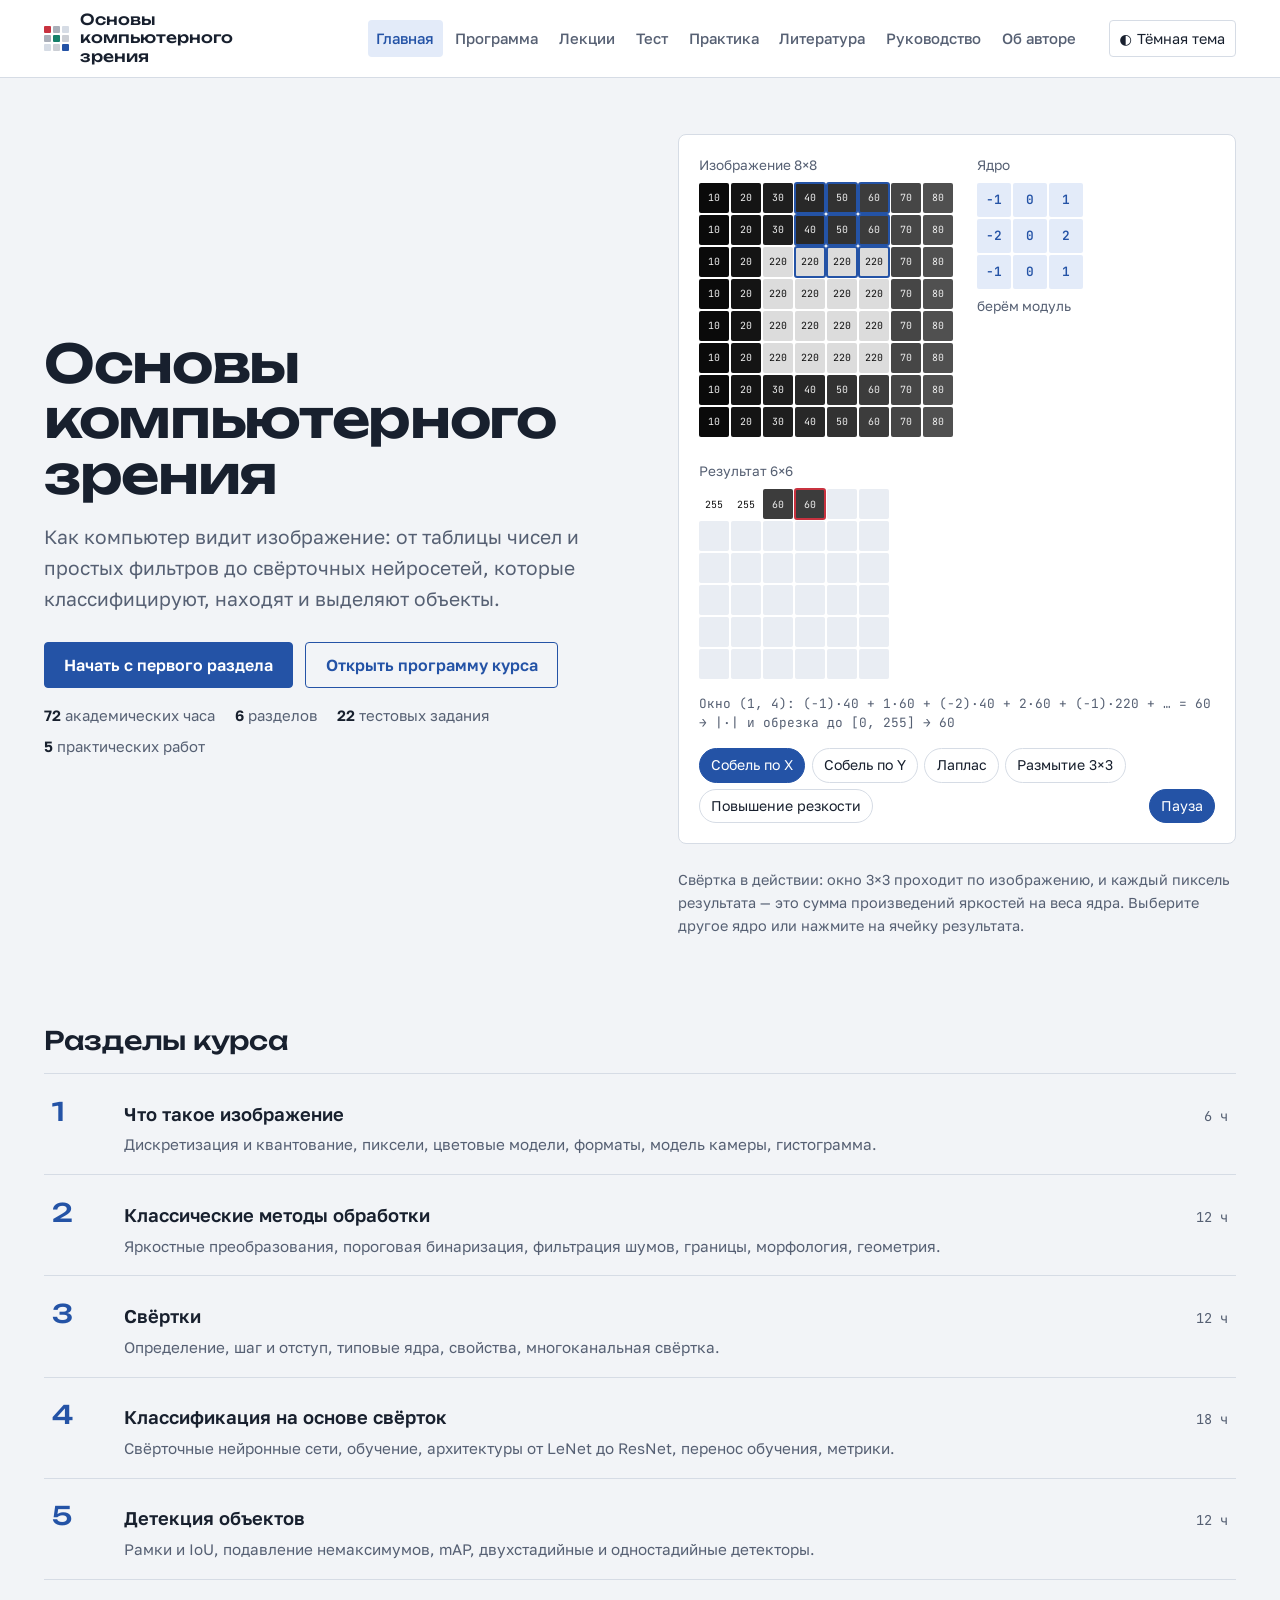
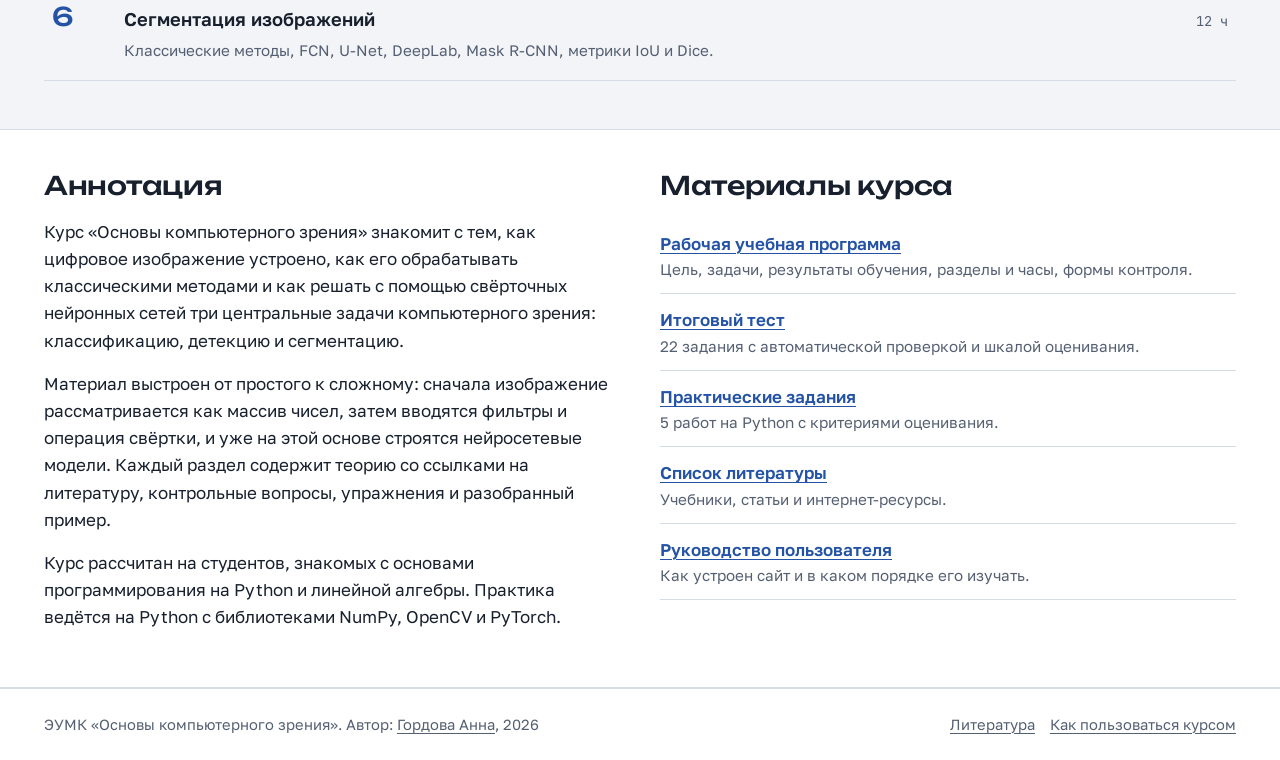
<file: index.html>
<!doctype html>
<html lang="ru">
<head>
<meta charset="utf-8">
<meta name="viewport" content="width=device-width, initial-scale=1">
<title>Основы компьютерного зрения</title>
<meta name="description" content="Электронный учебно-методический комплекс по курсу «Основы компьютерного зрения».">
<meta name="author" content="Гордова Анна">
<link rel="preconnect" href="https://fonts.googleapis.com">
<link rel="preconnect" href="https://fonts.gstatic.com" crossorigin>
<link href="https://fonts.googleapis.com/css2?family=Golos+Text:wght@400;500;600&family=JetBrains+Mono:wght@400;500&family=Unbounded:wght@500;600&display=swap" rel="stylesheet">
<link rel="stylesheet" href="assets/style.css">
<link rel="icon" href="data:image/svg+xml,%3Csvg xmlns='http://www.w3.org/2000/svg' viewBox='0 0 3 3'%3E%3Crect width='1' height='1' fill='%23c8323f'/%3E%3Crect x='1' y='1' width='1' height='1' fill='%23157f69'/%3E%3Crect x='2' y='2' width='1' height='1' fill='%232453a6'/%3E%3C/svg%3E">
<script src="assets/site.js"></script>
</head>
<body>
<a class="skip" href="#main">Перейти к содержимому</a>
<header class="site-header">
  <div class="site-header__inner">
    <a class="brand" href="index.html"><span class="brand__mark" aria-hidden="true"><span></span><span></span><span></span><span></span><span></span><span></span><span></span><span></span><span></span></span>Основы компьютерного зрения</a>
    <button class="nav-toggle" type="button" aria-expanded="false" aria-controls="site-nav">Меню</button>
    <nav class="site-nav" id="site-nav" aria-label="Основная навигация">
      <ul>
        <li><a href="index.html" aria-current="page">Главная</a></li>
        <li><a href="program.html">Программа</a></li>
        <li><a href="section-1.html">Лекции</a></li>
        <li><a href="test.html">Тест</a></li>
        <li><a href="practice.html">Практика</a></li>
        <li><a href="sources.html">Литература</a></li>
        <li><a href="guide.html">Руководство</a></li>
        <li><a href="author.html">Об авторе</a></li>
      </ul>
    </nav>
    <button class="theme-toggle" type="button"><span class="tt-icon" aria-hidden="true">◐</span><span class="tt-text">Тёмная тема</span></button>
  </div>
</header>
<main id="main">
<section class="hero" aria-labelledby="hero-title">
  <div>
    <h1 id="hero-title"><span class="line">Основы</span><span class="line">компьютерного</span><span class="line">зрения</span></h1>
    <p class="lead">Как компьютер видит изображение: от таблицы чисел и простых фильтров до свёрточных нейросетей, которые классифицируют, находят и выделяют объекты.</p>
    <div class="actions">
      <a class="btn btn--primary" href="section-1.html">Начать с первого раздела</a>
      <a class="btn btn--ghost" href="program.html">Открыть программу курса</a>
    </div>
    <div class="meta-row">
      <span><b>72</b> академических часа</span>
      <span><b>6</b> разделов</span>
      <span><b>22</b> тестовых задания</span>
      <span><b>5</b> практических работ</span>
    </div>
  </div>
  <figure>
    <div class="conv" data-conv data-autoplay data-kernel="sobelx">
      <noscript>Интерактивная демонстрация свёртки работает при включённом JavaScript.</noscript>
    </div>
    <figcaption>Свёртка в действии: окно 3×3 проходит по изображению, и каждый пиксель результата — это сумма произведений яркостей на веса ядра. Выберите другое ядро или нажмите на ячейку результата.</figcaption>
  </figure>
</section>

<section class="course-map" aria-labelledby="units-title">
  <h2 id="units-title">Разделы курса</h2>
  <ol class="units">
    <li><a href="section-1.html"><span class="u-num">1</span><span><span class="u-title">Что такое изображение</span><span class="u-desc">Дискретизация и квантование, пиксели, цветовые модели, форматы, модель камеры, гистограмма.</span></span><span class="u-hours">6 ч</span></a></li>
    <li><a href="section-2.html"><span class="u-num">2</span><span><span class="u-title">Классические методы обработки</span><span class="u-desc">Яркостные преобразования, пороговая бинаризация, фильтрация шумов, границы, морфология, геометрия.</span></span><span class="u-hours">12 ч</span></a></li>
    <li><a href="section-3.html"><span class="u-num">3</span><span><span class="u-title">Свёртки</span><span class="u-desc">Определение, шаг и отступ, типовые ядра, свойства, многоканальная свёртка.</span></span><span class="u-hours">12 ч</span></a></li>
    <li><a href="section-4.html"><span class="u-num">4</span><span><span class="u-title">Классификация на основе свёрток</span><span class="u-desc">Свёрточные нейронные сети, обучение, архитектуры от LeNet до ResNet, перенос обучения, метрики.</span></span><span class="u-hours">18 ч</span></a></li>
    <li><a href="section-5.html"><span class="u-num">5</span><span><span class="u-title">Детекция объектов</span><span class="u-desc">Рамки и IoU, подавление немаксимумов, mAP, двухстадийные и одностадийные детекторы.</span></span><span class="u-hours">12 ч</span></a></li>
    <li><a href="section-6.html"><span class="u-num">6</span><span><span class="u-title">Сегментация изображений</span><span class="u-desc">Классические методы, FCN, U-Net, DeepLab, Mask R-CNN, метрики IoU и Dice.</span></span><span class="u-hours">12 ч</span></a></li>
  </ol>
</section>

<section class="band" aria-labelledby="about-title">
  <div class="band__inner split">
    <div class="prose">
      <h2 id="about-title">Аннотация</h2>
      <p>Курс «Основы компьютерного зрения» знакомит с тем, как цифровое изображение устроено, как его обрабатывать классическими методами и как решать с помощью свёрточных нейронных сетей три центральные задачи компьютерного зрения: классификацию, детекцию и сегментацию.</p>
      <p>Материал выстроен от простого к сложному: сначала изображение рассматривается как массив чисел, затем вводятся фильтры и операция свёртки, и уже на этой основе строятся нейросетевые модели. Каждый раздел содержит теорию со ссылками на литературу, контрольные вопросы, упражнения и разобранный пример.</p>
      <p>Курс рассчитан на студентов, знакомых с основами программирования на Python и линейной алгебры. Практика ведётся на Python с библиотеками NumPy, OpenCV и PyTorch.</p>
    </div>
    <div>
      <h2>Материалы курса</h2>
      <ul class="linklist">
        <li><a href="program.html">Рабочая учебная программа</a><span>Цель, задачи, результаты обучения, разделы и часы, формы контроля.</span></li>
        <li><a href="test.html">Итоговый тест</a><span>22 задания с автоматической проверкой и шкалой оценивания.</span></li>
        <li><a href="practice.html">Практические задания</a><span>5 работ на Python с критериями оценивания.</span></li>
        <li><a href="sources.html">Список литературы</a><span>Учебники, статьи и интернет-ресурсы.</span></li>
        <li><a href="guide.html">Руководство пользователя</a><span>Как устроен сайт и в каком порядке его изучать.</span></li>
      </ul>
    </div>
  </div>
</section>

</main>
<footer class="site-footer">
  <div class="site-footer__inner">
    <span>ЭУМК «Основы компьютерного зрения». Автор: <a href="author.html">Гордова Анна</a>, 2026</span>
    <span><a href="sources.html">Литература</a>&emsp;<a href="guide.html">Как пользоваться курсом</a></span>
  </div>
</footer>
</body>
</html>
</file>
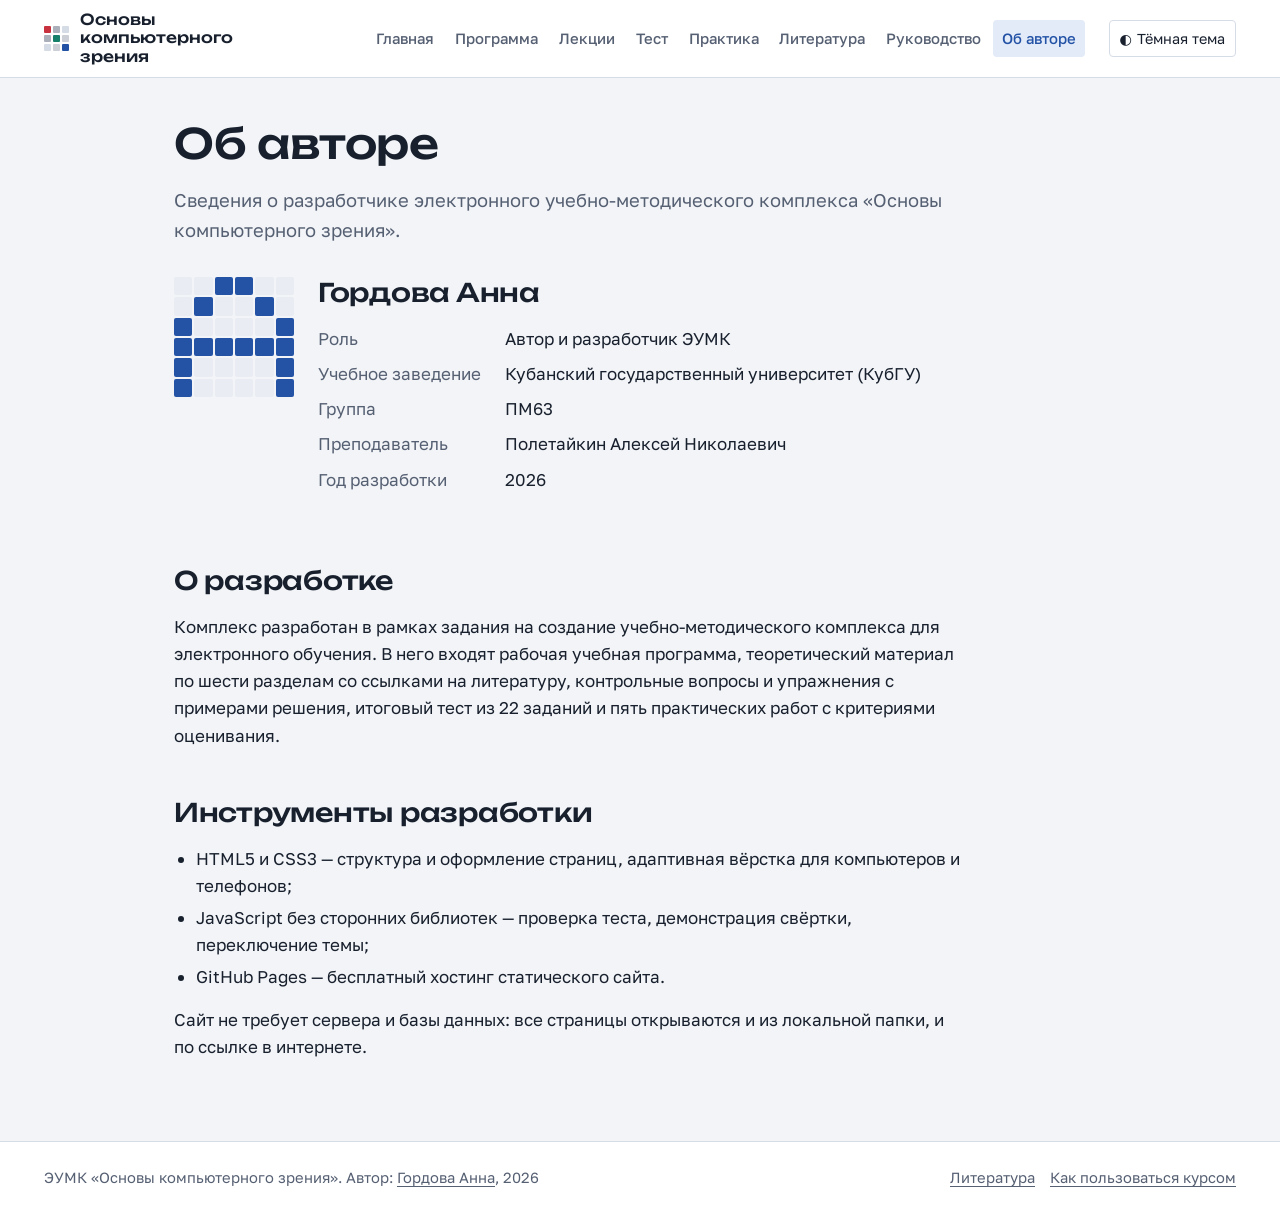
<file: author.html>
<!doctype html>
<html lang="ru">
<head>
<meta charset="utf-8">
<meta name="viewport" content="width=device-width, initial-scale=1">
<title>Об авторе — Основы компьютерного зрения</title>
<meta name="description" content="Сведения об авторе ЭУМК.">
<meta name="author" content="Гордова Анна">
<link rel="preconnect" href="https://fonts.googleapis.com">
<link rel="preconnect" href="https://fonts.gstatic.com" crossorigin>
<link href="https://fonts.googleapis.com/css2?family=Golos+Text:wght@400;500;600&family=JetBrains+Mono:wght@400;500&family=Unbounded:wght@500;600&display=swap" rel="stylesheet">
<link rel="stylesheet" href="assets/style.css">
<link rel="icon" href="data:image/svg+xml,%3Csvg xmlns='http://www.w3.org/2000/svg' viewBox='0 0 3 3'%3E%3Crect width='1' height='1' fill='%23c8323f'/%3E%3Crect x='1' y='1' width='1' height='1' fill='%23157f69'/%3E%3Crect x='2' y='2' width='1' height='1' fill='%232453a6'/%3E%3C/svg%3E">
<script src="assets/site.js"></script>
</head>
<body>
<a class="skip" href="#main">Перейти к содержимому</a>
<header class="site-header">
  <div class="site-header__inner">
    <a class="brand" href="index.html"><span class="brand__mark" aria-hidden="true"><span></span><span></span><span></span><span></span><span></span><span></span><span></span><span></span><span></span></span>Основы компьютерного зрения</a>
    <button class="nav-toggle" type="button" aria-expanded="false" aria-controls="site-nav">Меню</button>
    <nav class="site-nav" id="site-nav" aria-label="Основная навигация">
      <ul>
        <li><a href="index.html">Главная</a></li>
        <li><a href="program.html">Программа</a></li>
        <li><a href="section-1.html">Лекции</a></li>
        <li><a href="test.html">Тест</a></li>
        <li><a href="practice.html">Практика</a></li>
        <li><a href="sources.html">Литература</a></li>
        <li><a href="guide.html">Руководство</a></li>
        <li><a href="author.html" aria-current="page">Об авторе</a></li>
      </ul>
    </nav>
    <button class="theme-toggle" type="button"><span class="tt-icon" aria-hidden="true">◐</span><span class="tt-text">Тёмная тема</span></button>
  </div>
</header>
<main id="main" class="page">
<div class="page-head">
  <h1>Об авторе</h1>
  <p class="lead">Сведения о разработчике электронного учебно-методического комплекса «Основы компьютерного зрения».</p>
</div>

<div class="author-card">
  <div class="avatar" aria-hidden="true"><span></span><span></span><span class="on"></span><span class="on"></span><span></span><span></span><span></span><span class="on"></span><span></span><span></span><span class="on"></span><span></span><span class="on"></span><span></span><span></span><span></span><span></span><span class="on"></span><span class="on"></span><span class="on"></span><span class="on"></span><span class="on"></span><span class="on"></span><span class="on"></span><span class="on"></span><span></span><span></span><span></span><span></span><span class="on"></span><span class="on"></span><span></span><span></span><span></span><span></span><span class="on"></span></div>
  <div>
    <h2 style="margin-top:0">Гордова Анна</h2>
    <dl class="facts">
      <dt>Роль</dt><dd>Автор и разработчик ЭУМК</dd>
      <dt>Учебное заведение</dt><dd>Кубанский государственный университет (КубГУ)</dd>
      <dt>Группа</dt><dd>ПМ63</dd>
      <dt>Преподаватель</dt><dd>Полетайкин Алексей Николаевич</dd>
      <dt>Год разработки</dt><dd>2026</dd>
    </dl>
  </div>
</div>

<div class="prose">
<h2 id="about-course">О разработке</h2>
<p>Комплекс разработан в рамках задания на создание учебно-методического комплекса для электронного обучения. В него входят рабочая учебная программа, теоретический материал по шести разделам со ссылками на литературу, контрольные вопросы и упражнения с примерами решения, итоговый тест из 22 заданий и пять практических работ с критериями оценивания.</p>
<h2 id="tools">Инструменты разработки</h2>
<ul>
  <li>HTML5 и CSS3 — структура и оформление страниц, адаптивная вёрстка для компьютеров и телефонов;</li>
  <li>JavaScript без сторонних библиотек — проверка теста, демонстрация свёртки, переключение темы;</li>
  <li>GitHub Pages — бесплатный хостинг статического сайта.</li>
</ul>
<p>Сайт не требует сервера и базы данных: все страницы открываются и из локальной папки, и по ссылке в интернете.</p>
</div>

</main>
<footer class="site-footer">
  <div class="site-footer__inner">
    <span>ЭУМК «Основы компьютерного зрения». Автор: <a href="author.html">Гордова Анна</a>, 2026</span>
    <span><a href="sources.html">Литература</a>&emsp;<a href="guide.html">Как пользоваться курсом</a></span>
  </div>
</footer>
</body>
</html>
</file>
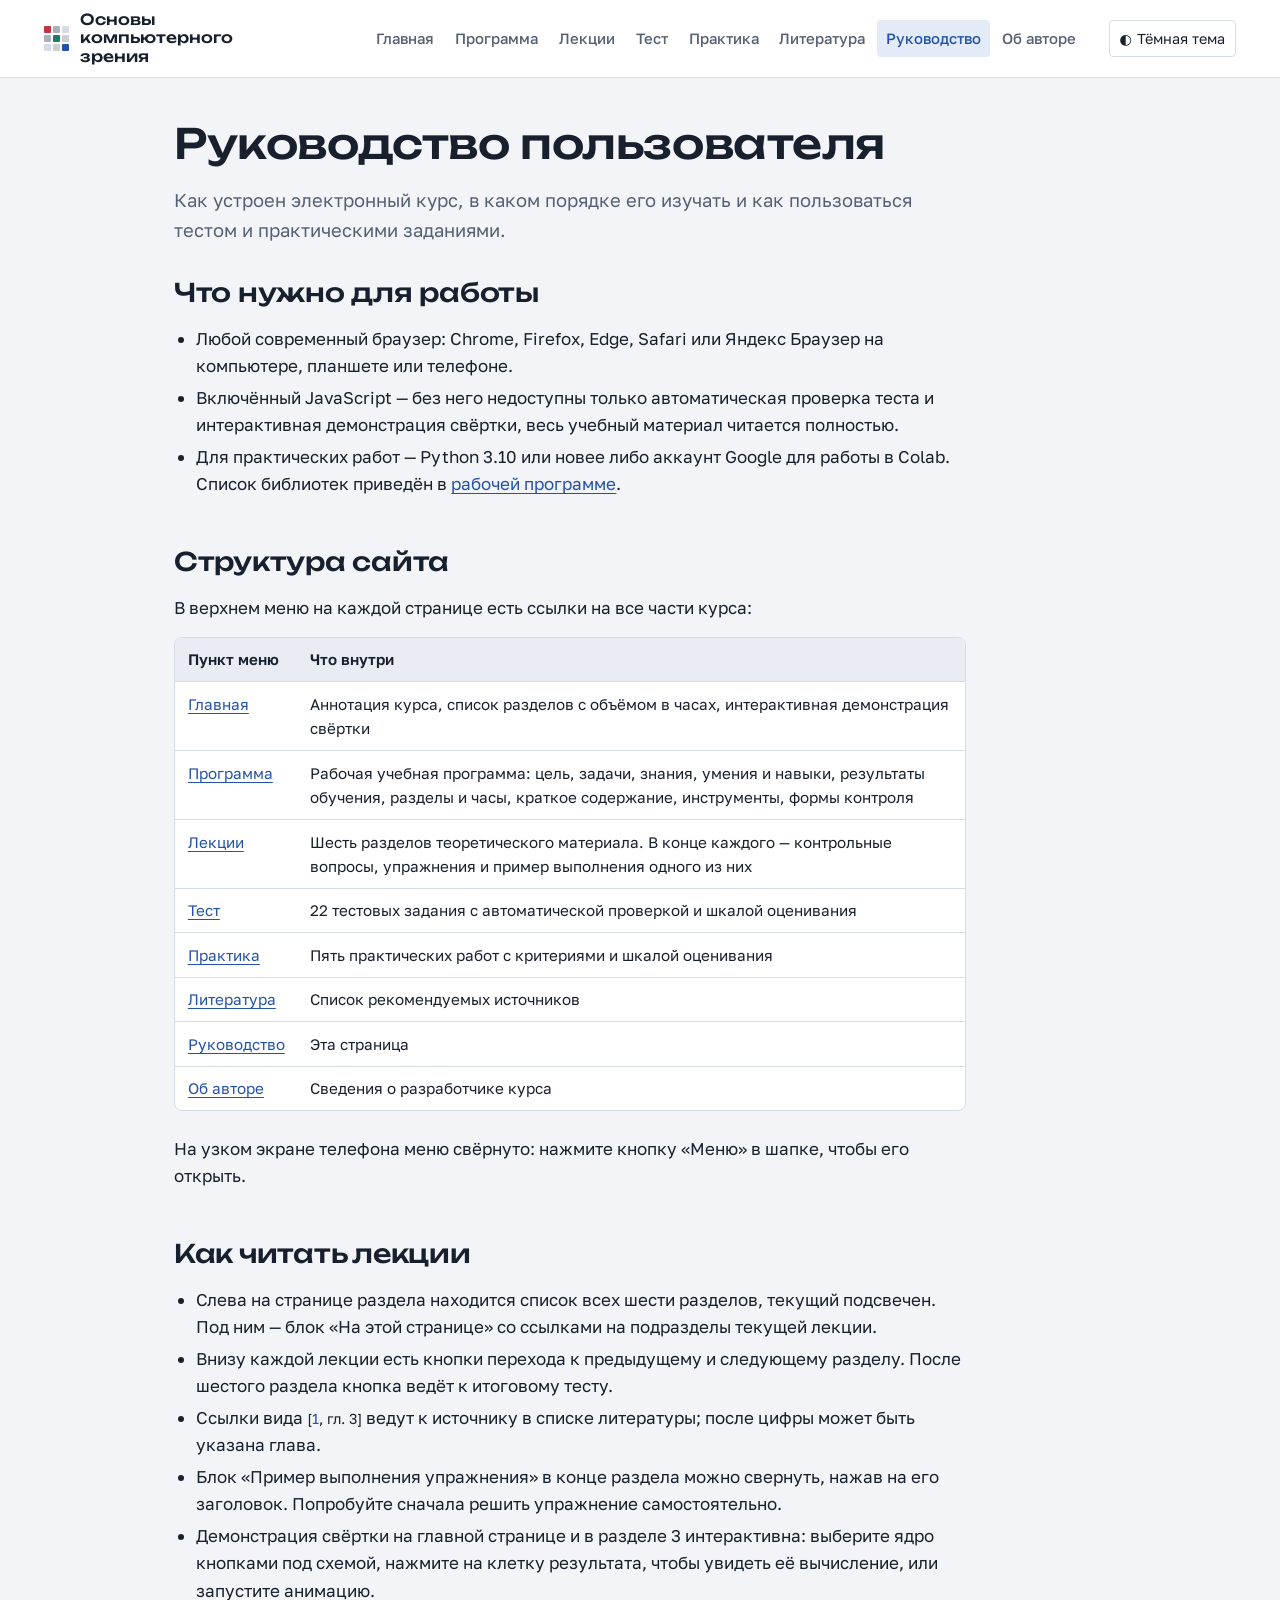
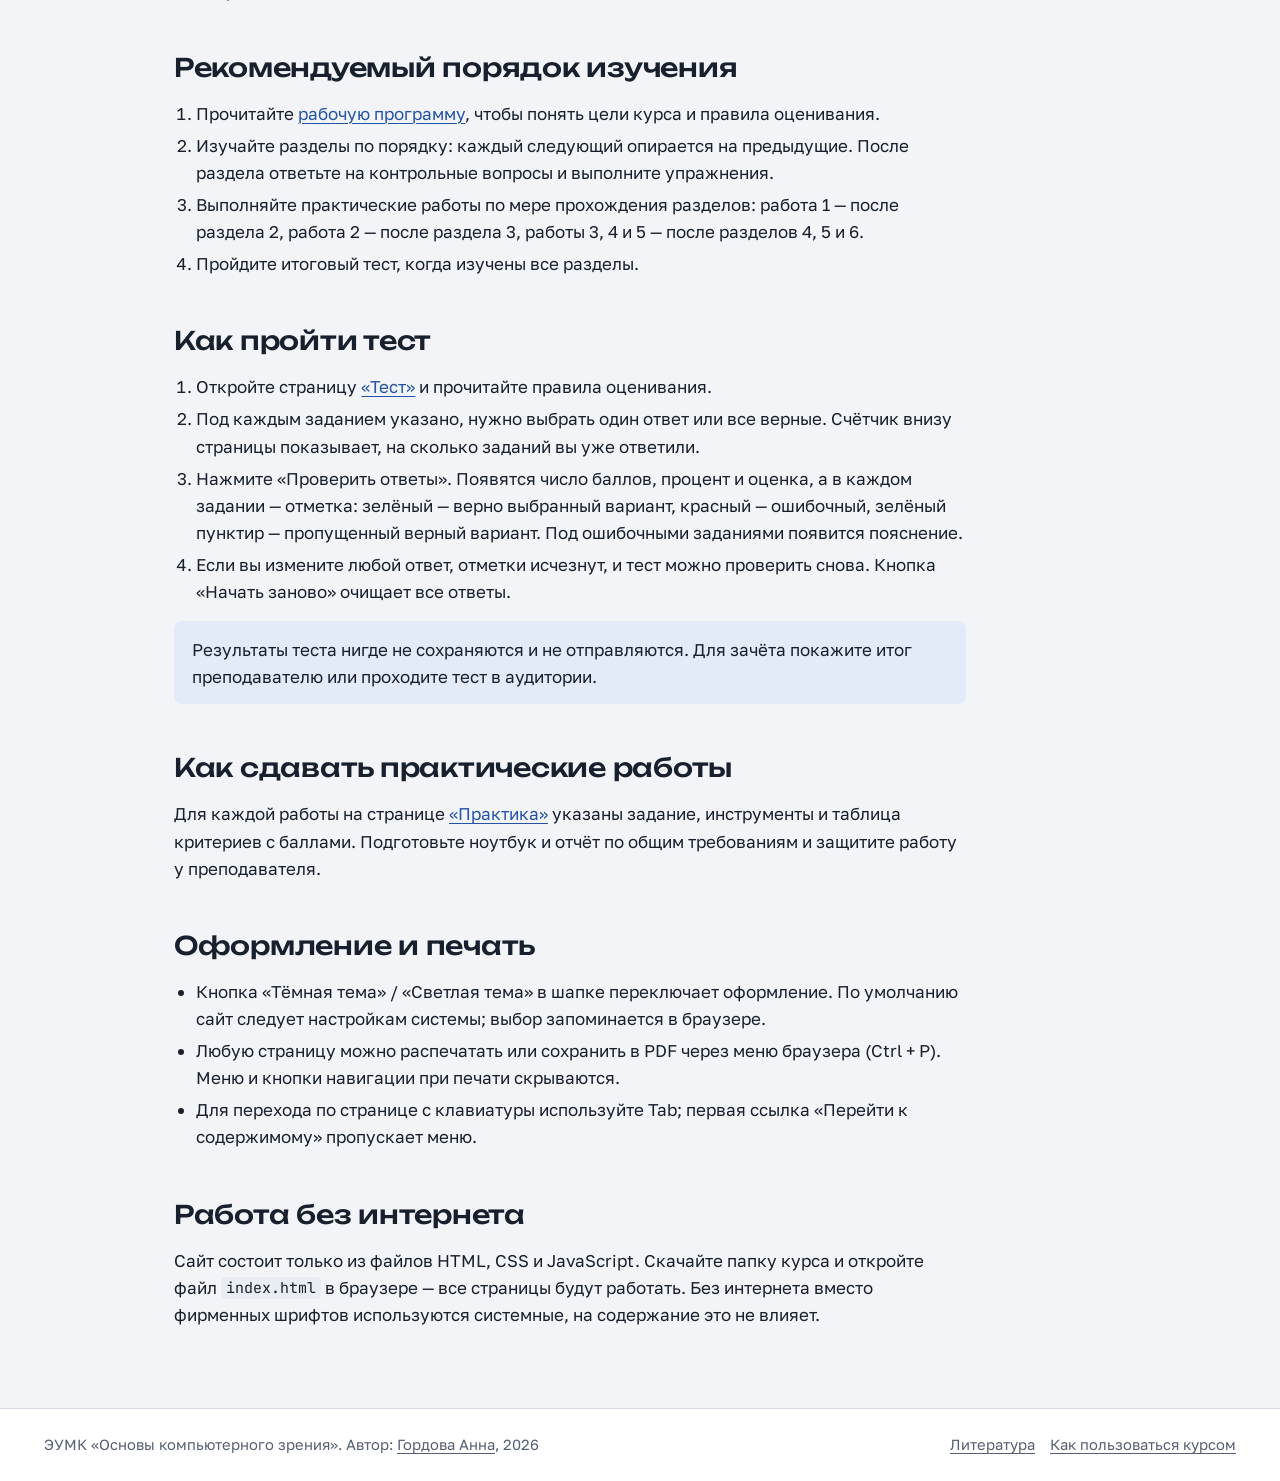
<file: guide.html>
<!doctype html>
<html lang="ru">
<head>
<meta charset="utf-8">
<meta name="viewport" content="width=device-width, initial-scale=1">
<title>Руководство пользователя — Основы компьютерного зрения</title>
<meta name="description" content="Как пользоваться электронным курсом.">
<meta name="author" content="Гордова Анна">
<link rel="preconnect" href="https://fonts.googleapis.com">
<link rel="preconnect" href="https://fonts.gstatic.com" crossorigin>
<link href="https://fonts.googleapis.com/css2?family=Golos+Text:wght@400;500;600&family=JetBrains+Mono:wght@400;500&family=Unbounded:wght@500;600&display=swap" rel="stylesheet">
<link rel="stylesheet" href="assets/style.css">
<link rel="icon" href="data:image/svg+xml,%3Csvg xmlns='http://www.w3.org/2000/svg' viewBox='0 0 3 3'%3E%3Crect width='1' height='1' fill='%23c8323f'/%3E%3Crect x='1' y='1' width='1' height='1' fill='%23157f69'/%3E%3Crect x='2' y='2' width='1' height='1' fill='%232453a6'/%3E%3C/svg%3E">
<script src="assets/site.js"></script>
</head>
<body>
<a class="skip" href="#main">Перейти к содержимому</a>
<header class="site-header">
  <div class="site-header__inner">
    <a class="brand" href="index.html"><span class="brand__mark" aria-hidden="true"><span></span><span></span><span></span><span></span><span></span><span></span><span></span><span></span><span></span></span>Основы компьютерного зрения</a>
    <button class="nav-toggle" type="button" aria-expanded="false" aria-controls="site-nav">Меню</button>
    <nav class="site-nav" id="site-nav" aria-label="Основная навигация">
      <ul>
        <li><a href="index.html">Главная</a></li>
        <li><a href="program.html">Программа</a></li>
        <li><a href="section-1.html">Лекции</a></li>
        <li><a href="test.html">Тест</a></li>
        <li><a href="practice.html">Практика</a></li>
        <li><a href="sources.html">Литература</a></li>
        <li><a href="guide.html" aria-current="page">Руководство</a></li>
        <li><a href="author.html">Об авторе</a></li>
      </ul>
    </nav>
    <button class="theme-toggle" type="button"><span class="tt-icon" aria-hidden="true">◐</span><span class="tt-text">Тёмная тема</span></button>
  </div>
</header>
<main id="main" class="page">
<div class="page-head">
  <h1>Руководство пользователя</h1>
  <p class="lead">Как устроен электронный курс, в каком порядке его изучать и как пользоваться тестом и практическими заданиями.</p>
</div>

<div class="prose">
<h2 id="requirements" style="margin-top:0">Что нужно для работы</h2>
<ul>
  <li>Любой современный браузер: Chrome, Firefox, Edge, Safari или Яндекс Браузер на компьютере, планшете или телефоне.</li>
  <li>Включённый JavaScript — без него недоступны только автоматическая проверка теста и интерактивная демонстрация свёртки, весь учебный материал читается полностью.</li>
  <li>Для практических работ — Python 3.10 или новее либо аккаунт Google для работы в Colab. Список библиотек приведён в <a href="program.html#tools">рабочей программе</a>.</li>
</ul>

<h2 id="structure">Структура сайта</h2>
<p>В верхнем меню на каждой странице есть ссылки на все части курса:</p>
<div class="table-wrap">
<table>
  <thead><tr><th>Пункт меню</th><th>Что внутри</th></tr></thead>
  <tbody>
    <tr><td><a href="index.html">Главная</a></td><td>Аннотация курса, список разделов с объёмом в часах, интерактивная демонстрация свёртки</td></tr>
    <tr><td><a href="program.html">Программа</a></td><td>Рабочая учебная программа: цель, задачи, знания, умения и навыки, результаты обучения, разделы и часы, краткое содержание, инструменты, формы контроля</td></tr>
    <tr><td><a href="section-1.html">Лекции</a></td><td>Шесть разделов теоретического материала. В конце каждого — контрольные вопросы, упражнения и пример выполнения одного из них</td></tr>
    <tr><td><a href="test.html">Тест</a></td><td>22 тестовых задания с автоматической проверкой и шкалой оценивания</td></tr>
    <tr><td><a href="practice.html">Практика</a></td><td>Пять практических работ с критериями и шкалой оценивания</td></tr>
    <tr><td><a href="sources.html">Литература</a></td><td>Список рекомендуемых источников</td></tr>
    <tr><td><a href="guide.html">Руководство</a></td><td>Эта страница</td></tr>
    <tr><td><a href="author.html">Об авторе</a></td><td>Сведения о разработчике курса</td></tr>
  </tbody>
</table>
</div>
<p>На узком экране телефона меню свёрнуто: нажмите кнопку «Меню» в шапке, чтобы его открыть.</p>

<h2 id="lectures">Как читать лекции</h2>
<ul>
  <li>Слева на странице раздела находится список всех шести разделов, текущий подсвечен. Под ним — блок «На этой странице» со ссылками на подразделы текущей лекции.</li>
  <li>Внизу каждой лекции есть кнопки перехода к предыдущему и следующему разделу. После шестого раздела кнопка ведёт к итоговому тесту.</li>
  <li>Ссылки вида <span class="ref">[<a href="sources.html#src-1">1</a>, гл. 3]</span> ведут к источнику в списке литературы; после цифры может быть указана глава.</li>
  <li>Блок «Пример выполнения упражнения» в конце раздела можно свернуть, нажав на его заголовок. Попробуйте сначала решить упражнение самостоятельно.</li>
  <li>Демонстрация свёртки на главной странице и в разделе 3 интерактивна: выберите ядро кнопками под схемой, нажмите на клетку результата, чтобы увидеть её вычисление, или запустите анимацию.</li>
</ul>

<h2 id="order">Рекомендуемый порядок изучения</h2>
<ol>
  <li>Прочитайте <a href="program.html">рабочую программу</a>, чтобы понять цели курса и правила оценивания.</li>
  <li>Изучайте разделы по порядку: каждый следующий опирается на предыдущие. После раздела ответьте на контрольные вопросы и выполните упражнения.</li>
  <li>Выполняйте практические работы по мере прохождения разделов: работа 1 — после раздела 2, работа 2 — после раздела 3, работы 3, 4 и 5 — после разделов 4, 5 и 6.</li>
  <li>Пройдите итоговый тест, когда изучены все разделы.</li>
</ol>

<h2 id="test">Как пройти тест</h2>
<ol>
  <li>Откройте страницу <a href="test.html">«Тест»</a> и прочитайте правила оценивания.</li>
  <li>Под каждым заданием указано, нужно выбрать один ответ или все верные. Счётчик внизу страницы показывает, на сколько заданий вы уже ответили.</li>
  <li>Нажмите «Проверить ответы». Появятся число баллов, процент и оценка, а в каждом задании — отметка: зелёный — верно выбранный вариант, красный — ошибочный, зелёный пунктир — пропущенный верный вариант. Под ошибочными заданиями появится пояснение.</li>
  <li>Если вы измените любой ответ, отметки исчезнут, и тест можно проверить снова. Кнопка «Начать заново» очищает все ответы.</li>
</ol>
<div class="note"><p>Результаты теста нигде не сохраняются и не отправляются. Для зачёта покажите итог преподавателю или проходите тест в аудитории.</p></div>

<h2 id="practice">Как сдавать практические работы</h2>
<p>Для каждой работы на странице <a href="practice.html">«Практика»</a> указаны задание, инструменты и таблица критериев с баллами. Подготовьте ноутбук и отчёт по общим требованиям и защитите работу у преподавателя.</p>

<h2 id="settings">Оформление и печать</h2>
<ul>
  <li>Кнопка «Тёмная тема» / «Светлая тема» в шапке переключает оформление. По умолчанию сайт следует настройкам системы; выбор запоминается в браузере.</li>
  <li>Любую страницу можно распечатать или сохранить в PDF через меню браузера (Ctrl + P). Меню и кнопки навигации при печати скрываются.</li>
  <li>Для перехода по странице с клавиатуры используйте Tab; первая ссылка «Перейти к содержимому» пропускает меню.</li>
</ul>

<h2 id="offline">Работа без интернета</h2>
<p>Сайт состоит только из файлов HTML, CSS и JavaScript. Скачайте папку курса и откройте файл <code>index.html</code> в браузере — все страницы будут работать. Без интернета вместо фирменных шрифтов используются системные, на содержание это не влияет.</p>
</div>

</main>
<footer class="site-footer">
  <div class="site-footer__inner">
    <span>ЭУМК «Основы компьютерного зрения». Автор: <a href="author.html">Гордова Анна</a>, 2026</span>
    <span><a href="sources.html">Литература</a>&emsp;<a href="guide.html">Как пользоваться курсом</a></span>
  </div>
</footer>
</body>
</html>
</file>
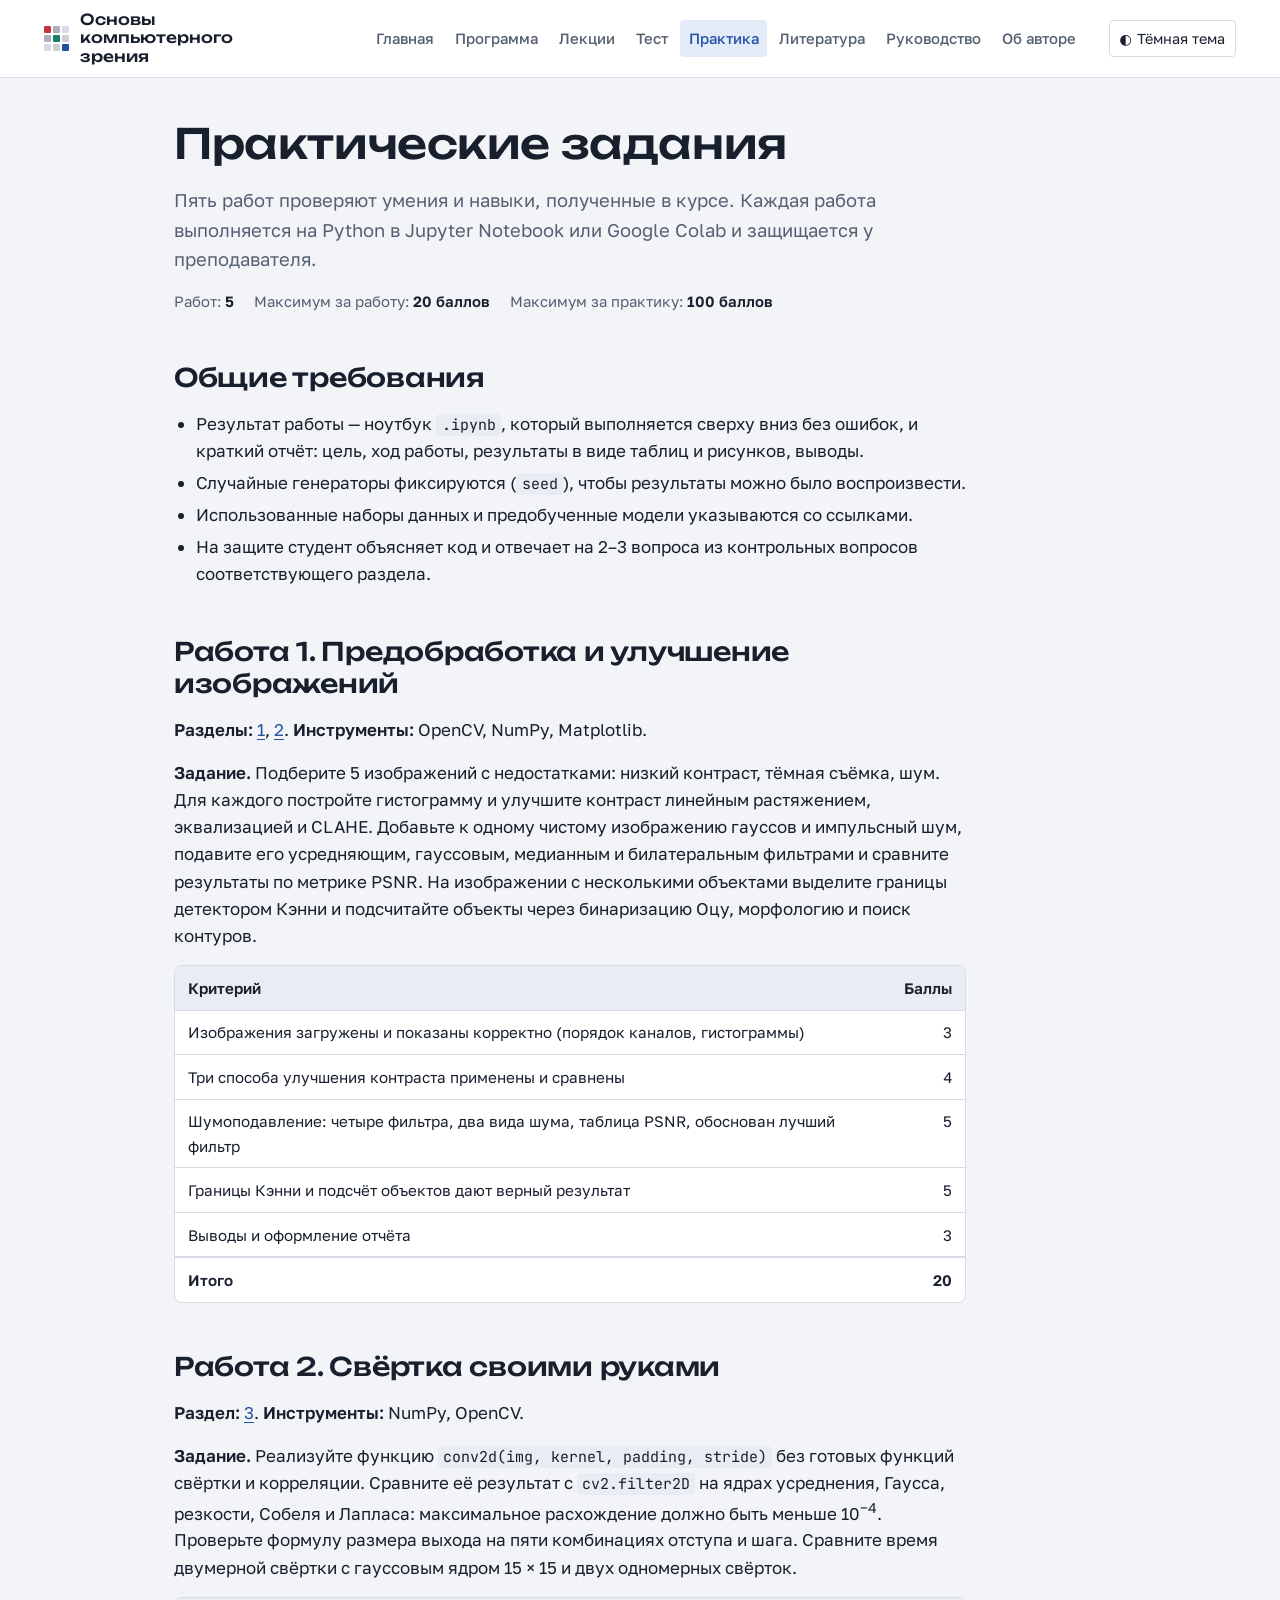
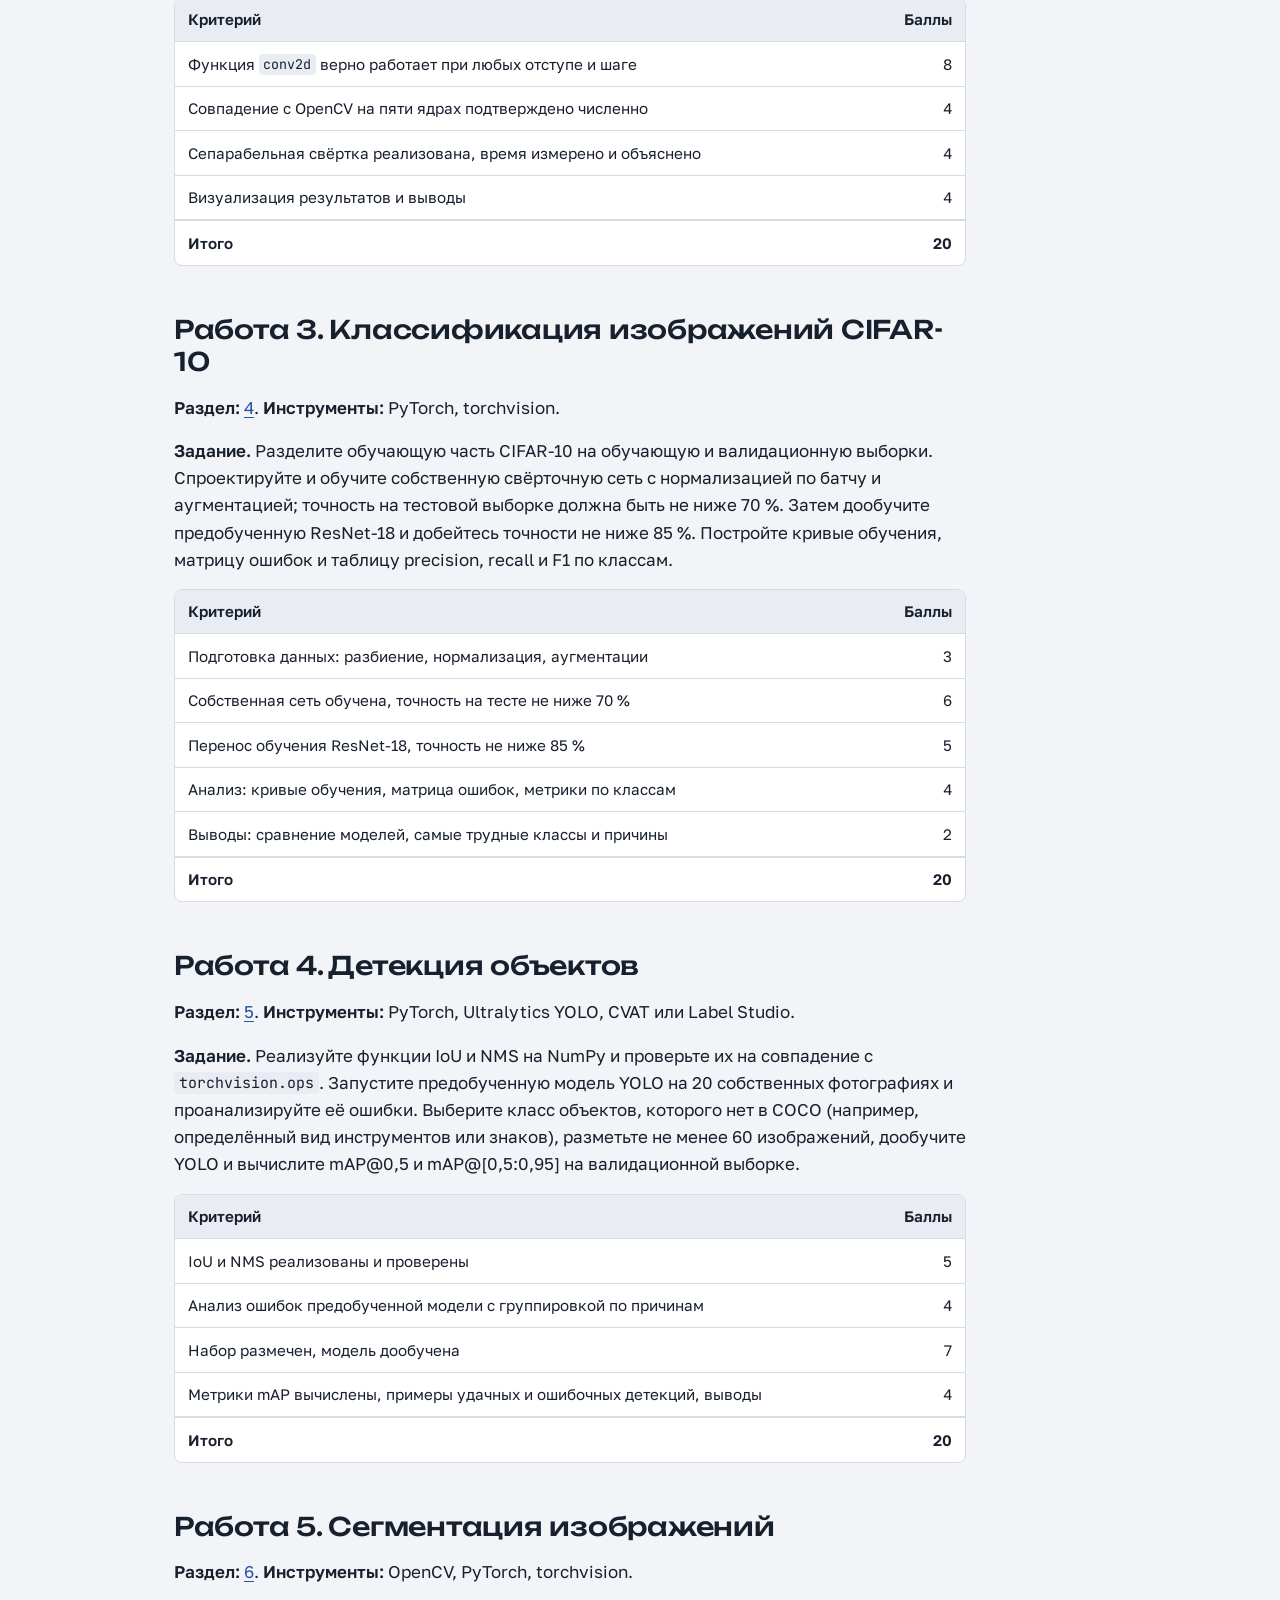
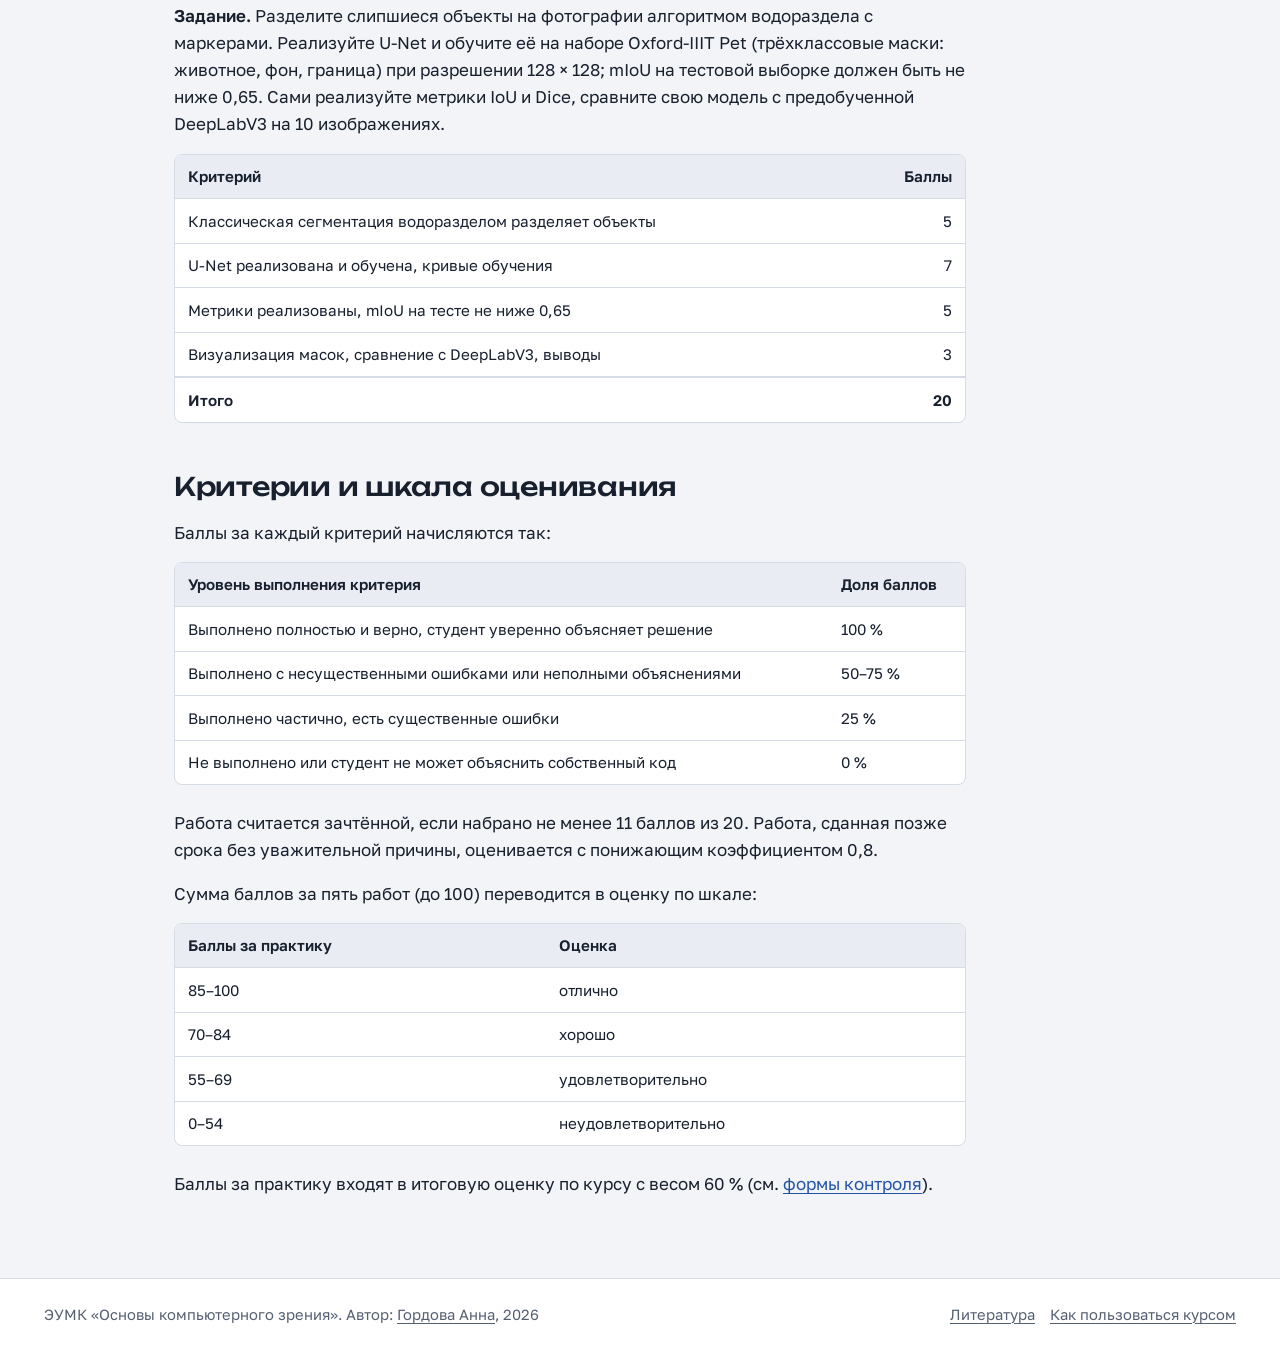
<file: practice.html>
<!doctype html>
<html lang="ru">
<head>
<meta charset="utf-8">
<meta name="viewport" content="width=device-width, initial-scale=1">
<title>Практические задания — Основы компьютерного зрения</title>
<meta name="description" content="Комплекс практических заданий, критерии и шкала оценивания.">
<meta name="author" content="Гордова Анна">
<link rel="preconnect" href="https://fonts.googleapis.com">
<link rel="preconnect" href="https://fonts.gstatic.com" crossorigin>
<link href="https://fonts.googleapis.com/css2?family=Golos+Text:wght@400;500;600&family=JetBrains+Mono:wght@400;500&family=Unbounded:wght@500;600&display=swap" rel="stylesheet">
<link rel="stylesheet" href="assets/style.css">
<link rel="icon" href="data:image/svg+xml,%3Csvg xmlns='http://www.w3.org/2000/svg' viewBox='0 0 3 3'%3E%3Crect width='1' height='1' fill='%23c8323f'/%3E%3Crect x='1' y='1' width='1' height='1' fill='%23157f69'/%3E%3Crect x='2' y='2' width='1' height='1' fill='%232453a6'/%3E%3C/svg%3E">
<script src="assets/site.js"></script>
</head>
<body>
<a class="skip" href="#main">Перейти к содержимому</a>
<header class="site-header">
  <div class="site-header__inner">
    <a class="brand" href="index.html"><span class="brand__mark" aria-hidden="true"><span></span><span></span><span></span><span></span><span></span><span></span><span></span><span></span><span></span></span>Основы компьютерного зрения</a>
    <button class="nav-toggle" type="button" aria-expanded="false" aria-controls="site-nav">Меню</button>
    <nav class="site-nav" id="site-nav" aria-label="Основная навигация">
      <ul>
        <li><a href="index.html">Главная</a></li>
        <li><a href="program.html">Программа</a></li>
        <li><a href="section-1.html">Лекции</a></li>
        <li><a href="test.html">Тест</a></li>
        <li><a href="practice.html" aria-current="page">Практика</a></li>
        <li><a href="sources.html">Литература</a></li>
        <li><a href="guide.html">Руководство</a></li>
        <li><a href="author.html">Об авторе</a></li>
      </ul>
    </nav>
    <button class="theme-toggle" type="button"><span class="tt-icon" aria-hidden="true">◐</span><span class="tt-text">Тёмная тема</span></button>
  </div>
</header>
<main id="main" class="page">
<div class="page-head">
  <h1>Практические задания</h1>
  <p class="lead">Пять работ проверяют умения и навыки, полученные в курсе. Каждая работа выполняется на Python в Jupyter Notebook или Google Colab и защищается у преподавателя.</p>
  <div class="meta-row">
    <span>Работ: <b>5</b></span>
    <span>Максимум за работу: <b>20 баллов</b></span>
    <span>Максимум за практику: <b>100 баллов</b></span>
  </div>
</div>

<div class="prose">
<h2 id="requirements">Общие требования</h2>
<ul>
  <li>Результат работы — ноутбук <code>.ipynb</code>, который выполняется сверху вниз без ошибок, и краткий отчёт: цель, ход работы, результаты в виде таблиц и рисунков, выводы.</li>
  <li>Случайные генераторы фиксируются (<code>seed</code>), чтобы результаты можно было воспроизвести.</li>
  <li>Использованные наборы данных и предобученные модели указываются со ссылками.</li>
  <li>На защите студент объясняет код и отвечает на 2–3 вопроса из контрольных вопросов соответствующего раздела.</li>
</ul>

<h2 id="pr1">Работа 1. Предобработка и улучшение изображений</h2>
<p><strong>Разделы:</strong> <a href="section-1.html">1</a>, <a href="section-2.html">2</a>. <strong>Инструменты:</strong> OpenCV, NumPy, Matplotlib.</p>
<p><strong>Задание.</strong> Подберите 5 изображений с недостатками: низкий контраст, тёмная съёмка, шум. Для каждого постройте гистограмму и улучшите контраст линейным растяжением, эквализацией и CLAHE. Добавьте к одному чистому изображению гауссов и импульсный шум, подавите его усредняющим, гауссовым, медианным и билатеральным фильтрами и сравните результаты по метрике PSNR. На изображении с несколькими объектами выделите границы детектором Кэнни и подсчитайте объекты через бинаризацию Оцу, морфологию и поиск контуров.</p>
<div class="table-wrap">
<table>
  <thead><tr><th>Критерий</th><th class="n">Баллы</th></tr></thead>
  <tbody>
    <tr><td>Изображения загружены и показаны корректно (порядок каналов, гистограммы)</td><td class="n">3</td></tr>
    <tr><td>Три способа улучшения контраста применены и сравнены</td><td class="n">4</td></tr>
    <tr><td>Шумоподавление: четыре фильтра, два вида шума, таблица PSNR, обоснован лучший фильтр</td><td class="n">5</td></tr>
    <tr><td>Границы Кэнни и подсчёт объектов дают верный результат</td><td class="n">5</td></tr>
    <tr><td>Выводы и оформление отчёта</td><td class="n">3</td></tr>
  </tbody>
  <tfoot><tr><td>Итого</td><td class="n">20</td></tr></tfoot>
</table>
</div>

<h2 id="pr2">Работа 2. Свёртка своими руками</h2>
<p><strong>Раздел:</strong> <a href="section-3.html">3</a>. <strong>Инструменты:</strong> NumPy, OpenCV.</p>
<p><strong>Задание.</strong> Реализуйте функцию <code>conv2d(img, kernel, padding, stride)</code> без готовых функций свёртки и корреляции. Сравните её результат с <code>cv2.filter2D</code> на ядрах усреднения, Гаусса, резкости, Собеля и Лапласа: максимальное расхождение должно быть меньше 10<sup>−4</sup>. Проверьте формулу размера выхода на пяти комбинациях отступа и шага. Сравните время двумерной свёртки с гауссовым ядром 15 × 15 и двух одномерных свёрток.</p>
<div class="table-wrap">
<table>
  <thead><tr><th>Критерий</th><th class="n">Баллы</th></tr></thead>
  <tbody>
    <tr><td>Функция <code>conv2d</code> верно работает при любых отступе и шаге</td><td class="n">8</td></tr>
    <tr><td>Совпадение с OpenCV на пяти ядрах подтверждено численно</td><td class="n">4</td></tr>
    <tr><td>Сепарабельная свёртка реализована, время измерено и объяснено</td><td class="n">4</td></tr>
    <tr><td>Визуализация результатов и выводы</td><td class="n">4</td></tr>
  </tbody>
  <tfoot><tr><td>Итого</td><td class="n">20</td></tr></tfoot>
</table>
</div>

<h2 id="pr3">Работа 3. Классификация изображений CIFAR-10</h2>
<p><strong>Раздел:</strong> <a href="section-4.html">4</a>. <strong>Инструменты:</strong> PyTorch, torchvision.</p>
<p><strong>Задание.</strong> Разделите обучающую часть CIFAR-10 на обучающую и валидационную выборки. Спроектируйте и обучите собственную свёрточную сеть с нормализацией по батчу и аугментацией; точность на тестовой выборке должна быть не ниже 70 %. Затем дообучите предобученную ResNet-18 и добейтесь точности не ниже 85 %. Постройте кривые обучения, матрицу ошибок и таблицу precision, recall и F1 по классам.</p>
<div class="table-wrap">
<table>
  <thead><tr><th>Критерий</th><th class="n">Баллы</th></tr></thead>
  <tbody>
    <tr><td>Подготовка данных: разбиение, нормализация, аугментации</td><td class="n">3</td></tr>
    <tr><td>Собственная сеть обучена, точность на тесте не ниже 70 %</td><td class="n">6</td></tr>
    <tr><td>Перенос обучения ResNet-18, точность не ниже 85 %</td><td class="n">5</td></tr>
    <tr><td>Анализ: кривые обучения, матрица ошибок, метрики по классам</td><td class="n">4</td></tr>
    <tr><td>Выводы: сравнение моделей, самые трудные классы и причины</td><td class="n">2</td></tr>
  </tbody>
  <tfoot><tr><td>Итого</td><td class="n">20</td></tr></tfoot>
</table>
</div>

<h2 id="pr4">Работа 4. Детекция объектов</h2>
<p><strong>Раздел:</strong> <a href="section-5.html">5</a>. <strong>Инструменты:</strong> PyTorch, Ultralytics YOLO, CVAT или Label Studio.</p>
<p><strong>Задание.</strong> Реализуйте функции IoU и NMS на NumPy и проверьте их на совпадение с <code>torchvision.ops</code>. Запустите предобученную модель YOLO на 20 собственных фотографиях и проанализируйте её ошибки. Выберите класс объектов, которого нет в COCO (например, определённый вид инструментов или знаков), разметьте не менее 60 изображений, дообучите YOLO и вычислите mAP@0,5 и mAP@[0,5:0,95] на валидационной выборке.</p>
<div class="table-wrap">
<table>
  <thead><tr><th>Критерий</th><th class="n">Баллы</th></tr></thead>
  <tbody>
    <tr><td>IoU и NMS реализованы и проверены</td><td class="n">5</td></tr>
    <tr><td>Анализ ошибок предобученной модели с группировкой по причинам</td><td class="n">4</td></tr>
    <tr><td>Набор размечен, модель дообучена</td><td class="n">7</td></tr>
    <tr><td>Метрики mAP вычислены, примеры удачных и ошибочных детекций, выводы</td><td class="n">4</td></tr>
  </tbody>
  <tfoot><tr><td>Итого</td><td class="n">20</td></tr></tfoot>
</table>
</div>

<h2 id="pr5">Работа 5. Сегментация изображений</h2>
<p><strong>Раздел:</strong> <a href="section-6.html">6</a>. <strong>Инструменты:</strong> OpenCV, PyTorch, torchvision.</p>
<p><strong>Задание.</strong> Разделите слипшиеся объекты на фотографии алгоритмом водораздела с маркерами. Реализуйте U-Net и обучите её на наборе Oxford-IIIT Pet (трёхклассовые маски: животное, фон, граница) при разрешении 128 × 128; mIoU на тестовой выборке должен быть не ниже 0,65. Сами реализуйте метрики IoU и Dice, сравните свою модель с предобученной DeepLabV3 на 10 изображениях.</p>
<div class="table-wrap">
<table>
  <thead><tr><th>Критерий</th><th class="n">Баллы</th></tr></thead>
  <tbody>
    <tr><td>Классическая сегментация водоразделом разделяет объекты</td><td class="n">5</td></tr>
    <tr><td>U-Net реализована и обучена, кривые обучения</td><td class="n">7</td></tr>
    <tr><td>Метрики реализованы, mIoU на тесте не ниже 0,65</td><td class="n">5</td></tr>
    <tr><td>Визуализация масок, сравнение с DeepLabV3, выводы</td><td class="n">3</td></tr>
  </tbody>
  <tfoot><tr><td>Итого</td><td class="n">20</td></tr></tfoot>
</table>
</div>

<h2 id="criteria">Критерии и шкала оценивания</h2>
<p>Баллы за каждый критерий начисляются так:</p>
<div class="table-wrap">
<table>
  <thead><tr><th>Уровень выполнения критерия</th><th>Доля баллов</th></tr></thead>
  <tbody>
    <tr><td>Выполнено полностью и верно, студент уверенно объясняет решение</td><td>100 %</td></tr>
    <tr><td>Выполнено с несущественными ошибками или неполными объяснениями</td><td>50–75 %</td></tr>
    <tr><td>Выполнено частично, есть существенные ошибки</td><td>25 %</td></tr>
    <tr><td>Не выполнено или студент не может объяснить собственный код</td><td>0 %</td></tr>
  </tbody>
</table>
</div>
<p>Работа считается зачтённой, если набрано не менее 11 баллов из 20. Работа, сданная позже срока без уважительной причины, оценивается с понижающим коэффициентом 0,8.</p>
<p>Сумма баллов за пять работ (до 100) переводится в оценку по шкале:</p>
<div class="table-wrap">
<table>
  <thead><tr><th>Баллы за практику</th><th>Оценка</th></tr></thead>
  <tbody>
    <tr><td>85–100</td><td>отлично</td></tr>
    <tr><td>70–84</td><td>хорошо</td></tr>
    <tr><td>55–69</td><td>удовлетворительно</td></tr>
    <tr><td>0–54</td><td>неудовлетворительно</td></tr>
  </tbody>
</table>
</div>
<p>Баллы за практику входят в итоговую оценку по курсу с весом 60 % (см. <a href="program.html#control">формы контроля</a>).</p>
</div>

</main>
<footer class="site-footer">
  <div class="site-footer__inner">
    <span>ЭУМК «Основы компьютерного зрения». Автор: <a href="author.html">Гордова Анна</a>, 2026</span>
    <span><a href="sources.html">Литература</a>&emsp;<a href="guide.html">Как пользоваться курсом</a></span>
  </div>
</footer>
</body>
</html>
</file>
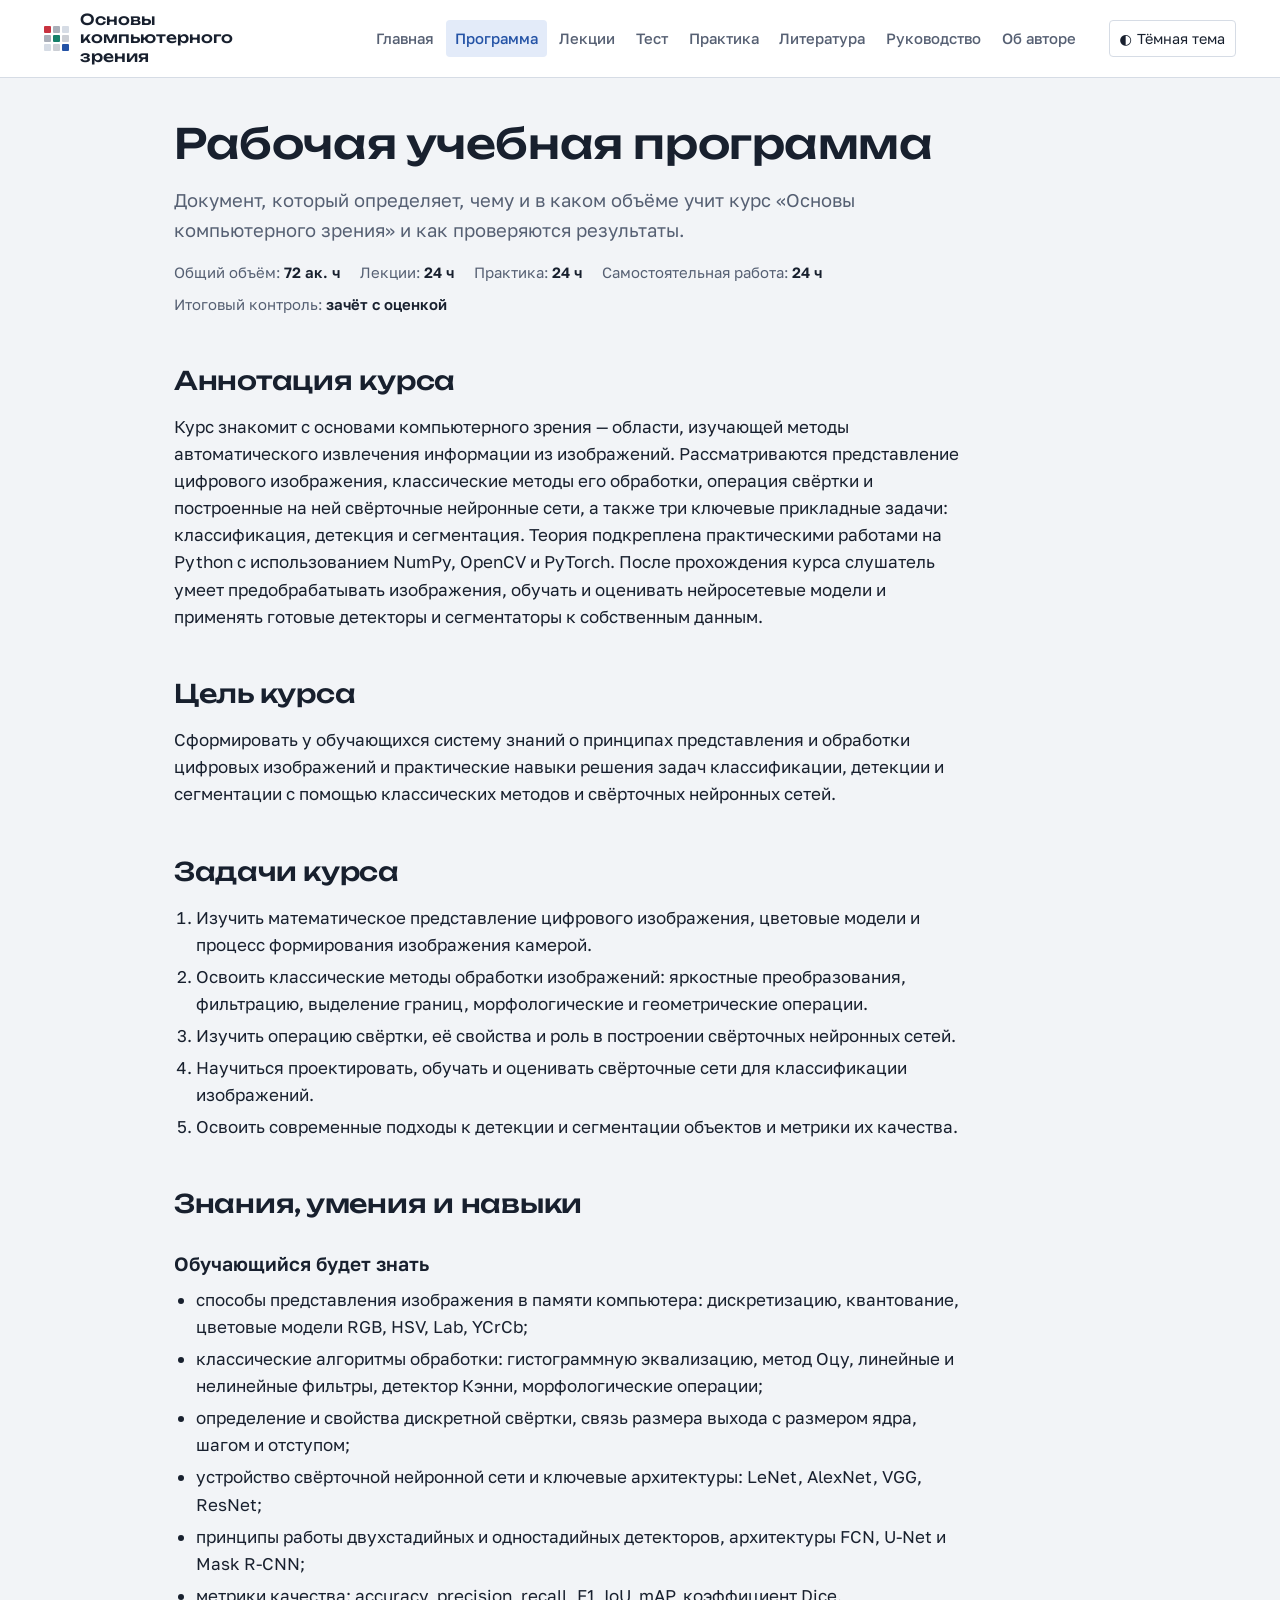
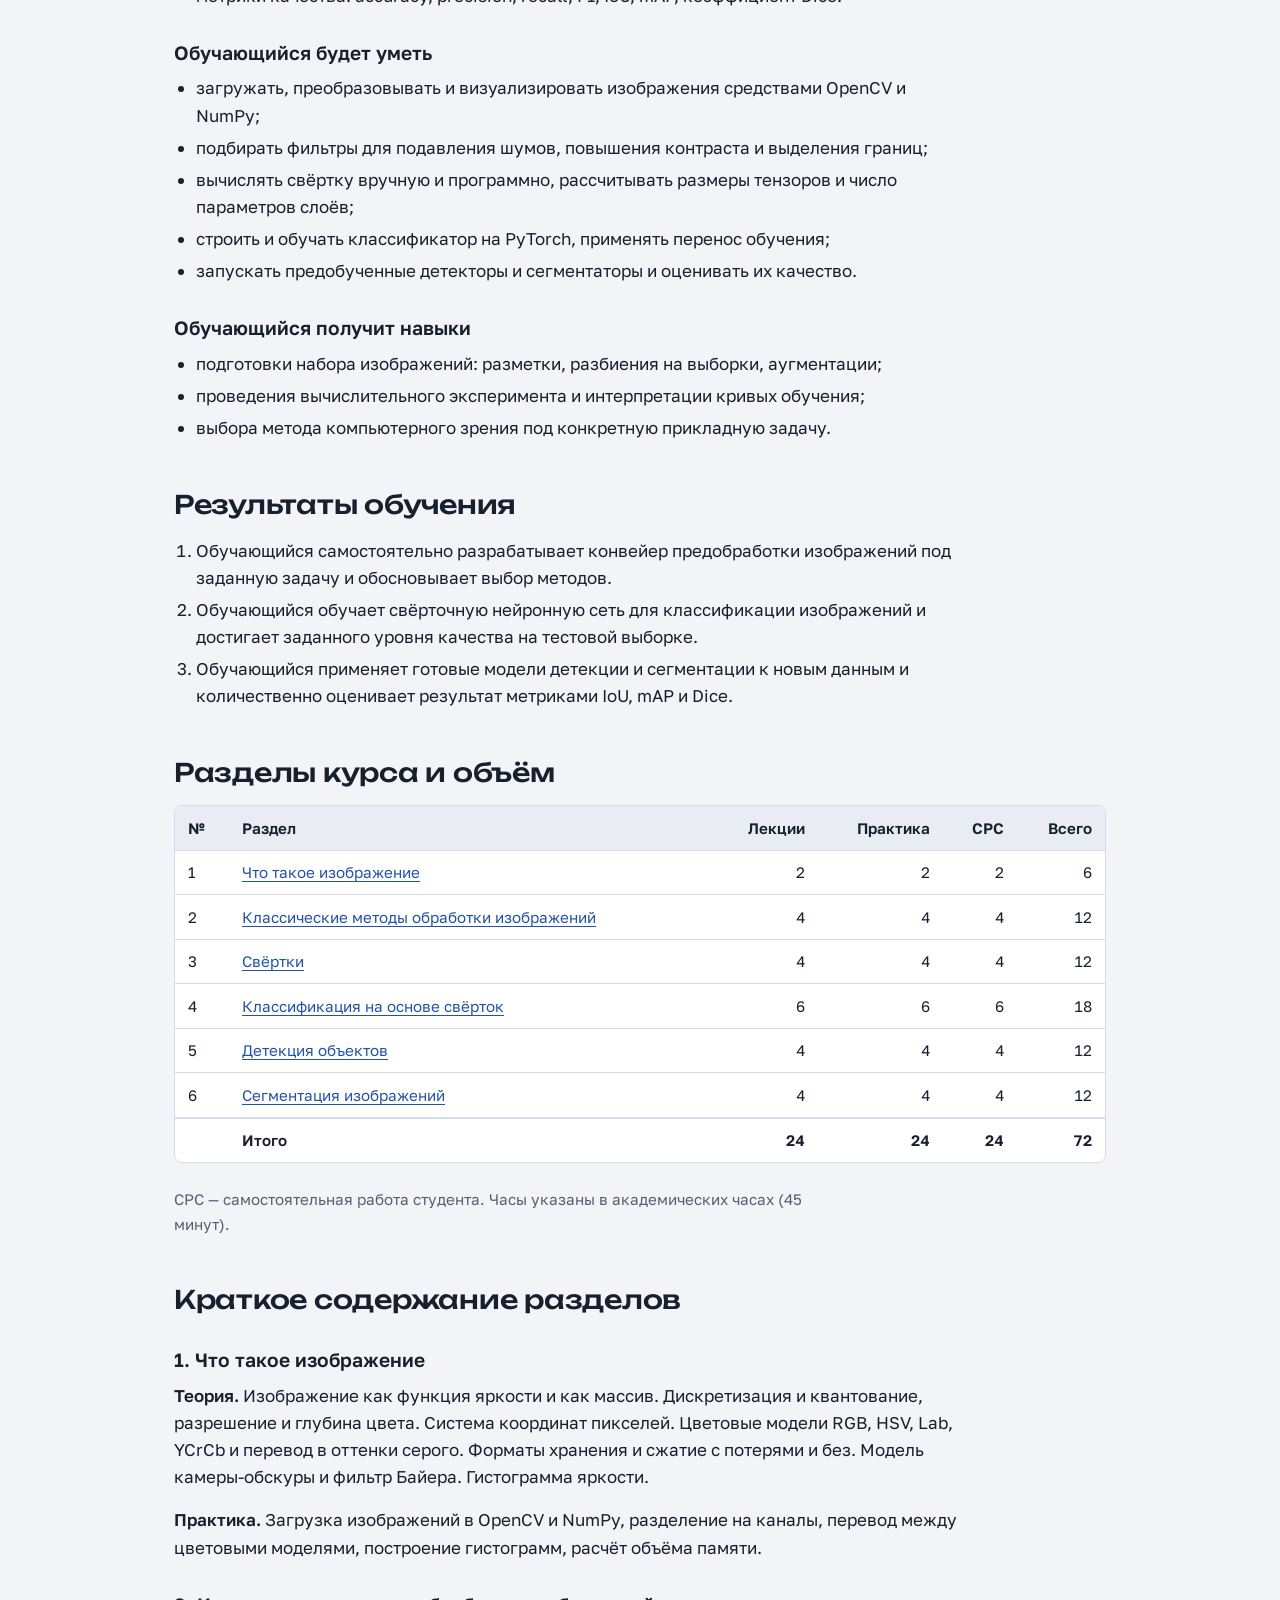
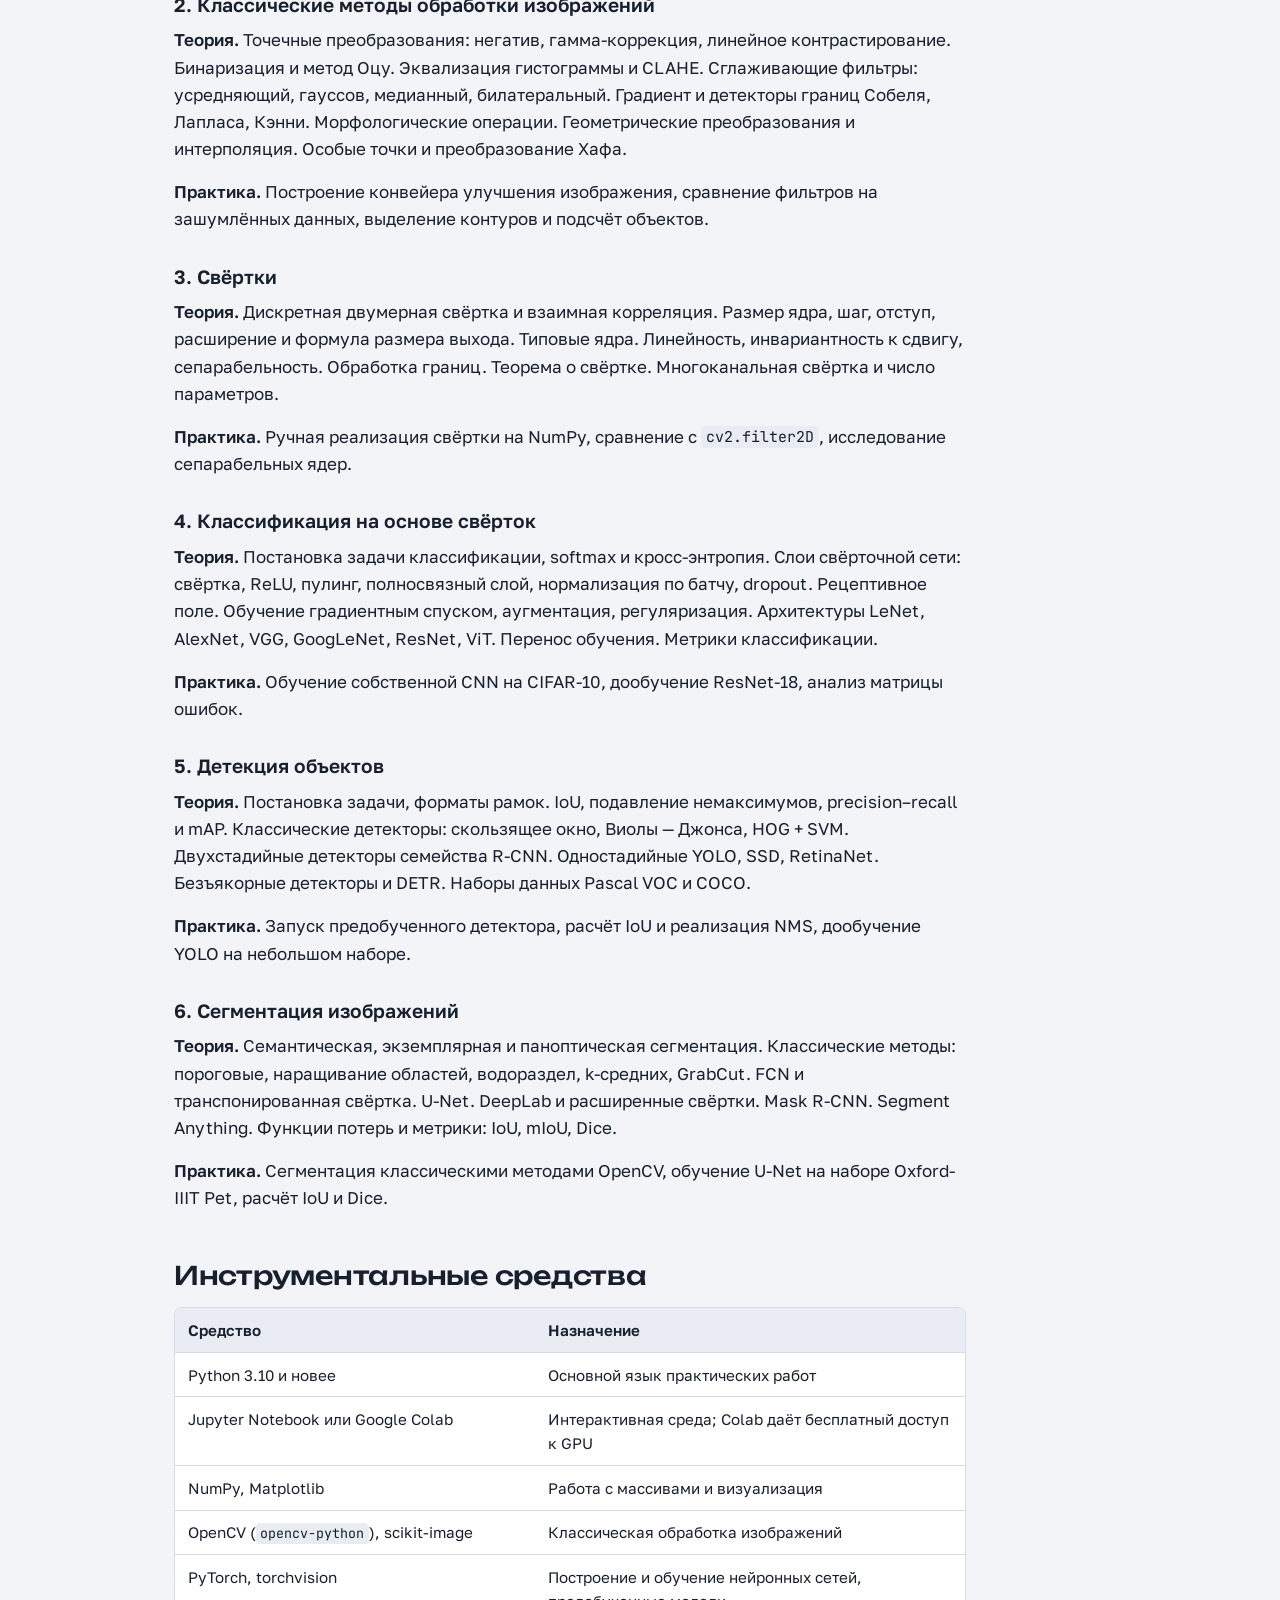
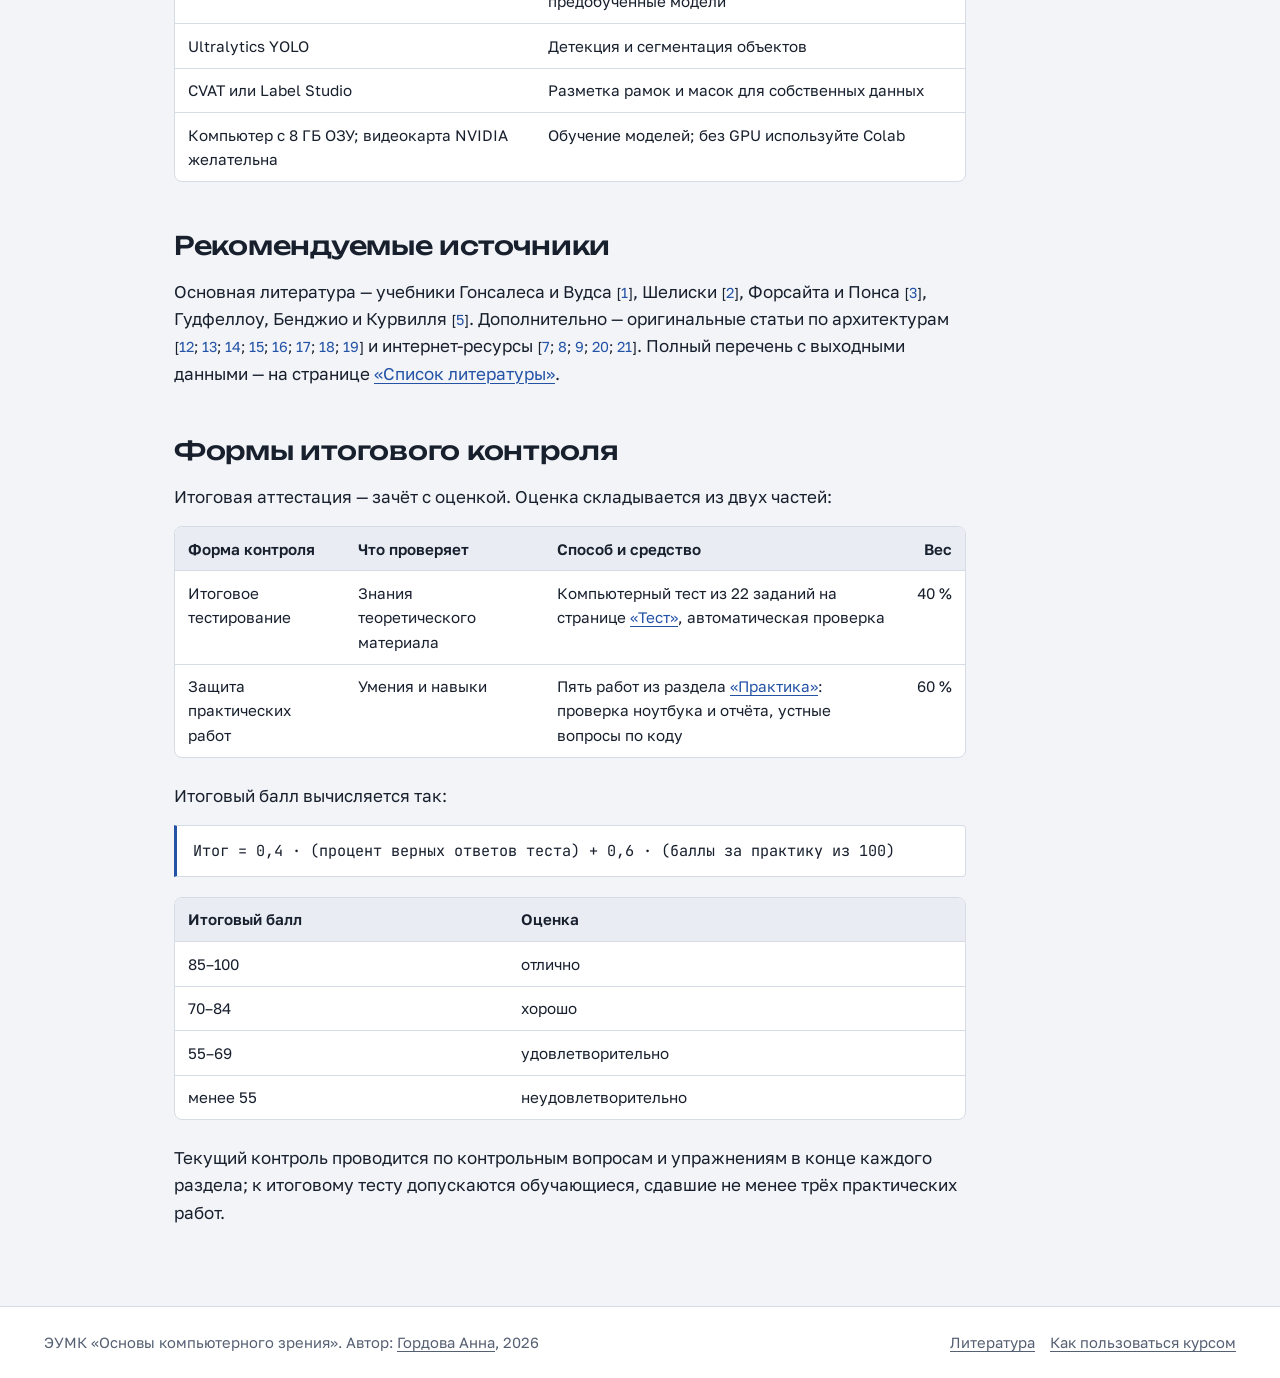
<file: program.html>
<!doctype html>
<html lang="ru">
<head>
<meta charset="utf-8">
<meta name="viewport" content="width=device-width, initial-scale=1">
<title>Рабочая учебная программа — Основы компьютерного зрения</title>
<meta name="description" content="Цель, задачи, результаты обучения, разделы и объём курса.">
<meta name="author" content="Гордова Анна">
<link rel="preconnect" href="https://fonts.googleapis.com">
<link rel="preconnect" href="https://fonts.gstatic.com" crossorigin>
<link href="https://fonts.googleapis.com/css2?family=Golos+Text:wght@400;500;600&family=JetBrains+Mono:wght@400;500&family=Unbounded:wght@500;600&display=swap" rel="stylesheet">
<link rel="stylesheet" href="assets/style.css">
<link rel="icon" href="data:image/svg+xml,%3Csvg xmlns='http://www.w3.org/2000/svg' viewBox='0 0 3 3'%3E%3Crect width='1' height='1' fill='%23c8323f'/%3E%3Crect x='1' y='1' width='1' height='1' fill='%23157f69'/%3E%3Crect x='2' y='2' width='1' height='1' fill='%232453a6'/%3E%3C/svg%3E">
<script src="assets/site.js"></script>
</head>
<body>
<a class="skip" href="#main">Перейти к содержимому</a>
<header class="site-header">
  <div class="site-header__inner">
    <a class="brand" href="index.html"><span class="brand__mark" aria-hidden="true"><span></span><span></span><span></span><span></span><span></span><span></span><span></span><span></span><span></span></span>Основы компьютерного зрения</a>
    <button class="nav-toggle" type="button" aria-expanded="false" aria-controls="site-nav">Меню</button>
    <nav class="site-nav" id="site-nav" aria-label="Основная навигация">
      <ul>
        <li><a href="index.html">Главная</a></li>
        <li><a href="program.html" aria-current="page">Программа</a></li>
        <li><a href="section-1.html">Лекции</a></li>
        <li><a href="test.html">Тест</a></li>
        <li><a href="practice.html">Практика</a></li>
        <li><a href="sources.html">Литература</a></li>
        <li><a href="guide.html">Руководство</a></li>
        <li><a href="author.html">Об авторе</a></li>
      </ul>
    </nav>
    <button class="theme-toggle" type="button"><span class="tt-icon" aria-hidden="true">◐</span><span class="tt-text">Тёмная тема</span></button>
  </div>
</header>
<main id="main" class="page">
<div class="page-head">
  <h1>Рабочая учебная программа</h1>
  <p class="lead">Документ, который определяет, чему и в каком объёме учит курс «Основы компьютерного зрения» и как проверяются результаты.</p>
  <div class="meta-row">
    <span>Общий объём: <b>72 ак. ч</b></span>
    <span>Лекции: <b>24 ч</b></span>
    <span>Практика: <b>24 ч</b></span>
    <span>Самостоятельная работа: <b>24 ч</b></span>
    <span>Итоговый контроль: <b>зачёт с оценкой</b></span>
  </div>
</div>

<div class="prose">
<h2 id="annotation">Аннотация курса</h2>
<p>Курс знакомит с основами компьютерного зрения — области, изучающей методы автоматического извлечения информации из изображений. Рассматриваются представление цифрового изображения, классические методы его обработки, операция свёртки и построенные на ней свёрточные нейронные сети, а также три ключевые прикладные задачи: классификация, детекция и сегментация. Теория подкреплена практическими работами на Python с использованием NumPy, OpenCV и PyTorch. После прохождения курса слушатель умеет предобрабатывать изображения, обучать и оценивать нейросетевые модели и применять готовые детекторы и сегментаторы к собственным данным.</p>

<h2 id="goal">Цель курса</h2>
<p>Сформировать у обучающихся систему знаний о принципах представления и обработки цифровых изображений и практические навыки решения задач классификации, детекции и сегментации с помощью классических методов и свёрточных нейронных сетей.</p>

<h2 id="tasks">Задачи курса</h2>
<ol>
  <li>Изучить математическое представление цифрового изображения, цветовые модели и процесс формирования изображения камерой.</li>
  <li>Освоить классические методы обработки изображений: яркостные преобразования, фильтрацию, выделение границ, морфологические и геометрические операции.</li>
  <li>Изучить операцию свёртки, её свойства и роль в построении свёрточных нейронных сетей.</li>
  <li>Научиться проектировать, обучать и оценивать свёрточные сети для классификации изображений.</li>
  <li>Освоить современные подходы к детекции и сегментации объектов и метрики их качества.</li>
</ol>

<h2 id="competencies">Знания, умения и навыки</h2>
<h3>Обучающийся будет знать</h3>
<ul>
  <li>способы представления изображения в памяти компьютера: дискретизацию, квантование, цветовые модели RGB, HSV, Lab, YCrCb;</li>
  <li>классические алгоритмы обработки: гистограммную эквализацию, метод Оцу, линейные и нелинейные фильтры, детектор Кэнни, морфологические операции;</li>
  <li>определение и свойства дискретной свёртки, связь размера выхода с размером ядра, шагом и отступом;</li>
  <li>устройство свёрточной нейронной сети и ключевые архитектуры: LeNet, AlexNet, VGG, ResNet;</li>
  <li>принципы работы двухстадийных и одностадийных детекторов, архитектуры FCN, U-Net и Mask R-CNN;</li>
  <li>метрики качества: accuracy, precision, recall, F1, IoU, mAP, коэффициент Dice.</li>
</ul>
<h3>Обучающийся будет уметь</h3>
<ul>
  <li>загружать, преобразовывать и визуализировать изображения средствами OpenCV и NumPy;</li>
  <li>подбирать фильтры для подавления шумов, повышения контраста и выделения границ;</li>
  <li>вычислять свёртку вручную и программно, рассчитывать размеры тензоров и число параметров слоёв;</li>
  <li>строить и обучать классификатор на PyTorch, применять перенос обучения;</li>
  <li>запускать предобученные детекторы и сегментаторы и оценивать их качество.</li>
</ul>
<h3>Обучающийся получит навыки</h3>
<ul>
  <li>подготовки набора изображений: разметки, разбиения на выборки, аугментации;</li>
  <li>проведения вычислительного эксперимента и интерпретации кривых обучения;</li>
  <li>выбора метода компьютерного зрения под конкретную прикладную задачу.</li>
</ul>

<h2 id="results">Результаты обучения</h2>
<ol>
  <li>Обучающийся самостоятельно разрабатывает конвейер предобработки изображений под заданную задачу и обосновывает выбор методов.</li>
  <li>Обучающийся обучает свёрточную нейронную сеть для классификации изображений и достигает заданного уровня качества на тестовой выборке.</li>
  <li>Обучающийся применяет готовые модели детекции и сегментации к новым данным и количественно оценивает результат метриками IoU, mAP и Dice.</li>
</ol>

<h2 id="units">Разделы курса и объём</h2>
</div>
<div class="table-wrap">
<table>
  <thead>
    <tr><th>№</th><th>Раздел</th><th class="n">Лекции</th><th class="n">Практика</th><th class="n">СРС</th><th class="n">Всего</th></tr>
  </thead>
  <tbody>
    <tr><td>1</td><td><a href="section-1.html">Что такое изображение</a></td><td class="n">2</td><td class="n">2</td><td class="n">2</td><td class="n">6</td></tr>
    <tr><td>2</td><td><a href="section-2.html">Классические методы обработки изображений</a></td><td class="n">4</td><td class="n">4</td><td class="n">4</td><td class="n">12</td></tr>
    <tr><td>3</td><td><a href="section-3.html">Свёртки</a></td><td class="n">4</td><td class="n">4</td><td class="n">4</td><td class="n">12</td></tr>
    <tr><td>4</td><td><a href="section-4.html">Классификация на основе свёрток</a></td><td class="n">6</td><td class="n">6</td><td class="n">6</td><td class="n">18</td></tr>
    <tr><td>5</td><td><a href="section-5.html">Детекция объектов</a></td><td class="n">4</td><td class="n">4</td><td class="n">4</td><td class="n">12</td></tr>
    <tr><td>6</td><td><a href="section-6.html">Сегментация изображений</a></td><td class="n">4</td><td class="n">4</td><td class="n">4</td><td class="n">12</td></tr>
  </tbody>
  <tfoot>
    <tr><td></td><td>Итого</td><td class="n">24</td><td class="n">24</td><td class="n">24</td><td class="n">72</td></tr>
  </tfoot>
</table>
</div>
<p class="prose" style="color:var(--muted);font-size:.95rem">СРС — самостоятельная работа студента. Часы указаны в академических часах (45 минут).</p>

<div class="prose">
<h2 id="content">Краткое содержание разделов</h2>

<h3>1. Что такое изображение</h3>
<p><strong>Теория.</strong> Изображение как функция яркости и как массив. Дискретизация и квантование, разрешение и глубина цвета. Система координат пикселей. Цветовые модели RGB, HSV, Lab, YCrCb и перевод в оттенки серого. Форматы хранения и сжатие с потерями и без. Модель камеры-обскуры и фильтр Байера. Гистограмма яркости.</p>
<p><strong>Практика.</strong> Загрузка изображений в OpenCV и NumPy, разделение на каналы, перевод между цветовыми моделями, построение гистограмм, расчёт объёма памяти.</p>

<h3>2. Классические методы обработки изображений</h3>
<p><strong>Теория.</strong> Точечные преобразования: негатив, гамма-коррекция, линейное контрастирование. Бинаризация и метод Оцу. Эквализация гистограммы и CLAHE. Сглаживающие фильтры: усредняющий, гауссов, медианный, билатеральный. Градиент и детекторы границ Собеля, Лапласа, Кэнни. Морфологические операции. Геометрические преобразования и интерполяция. Особые точки и преобразование Хафа.</p>
<p><strong>Практика.</strong> Построение конвейера улучшения изображения, сравнение фильтров на зашумлённых данных, выделение контуров и подсчёт объектов.</p>

<h3>3. Свёртки</h3>
<p><strong>Теория.</strong> Дискретная двумерная свёртка и взаимная корреляция. Размер ядра, шаг, отступ, расширение и формула размера выхода. Типовые ядра. Линейность, инвариантность к сдвигу, сепарабельность. Обработка границ. Теорема о свёртке. Многоканальная свёртка и число параметров.</p>
<p><strong>Практика.</strong> Ручная реализация свёртки на NumPy, сравнение с <code>cv2.filter2D</code>, исследование сепарабельных ядер.</p>

<h3>4. Классификация на основе свёрток</h3>
<p><strong>Теория.</strong> Постановка задачи классификации, softmax и кросс-энтропия. Слои свёрточной сети: свёртка, ReLU, пулинг, полносвязный слой, нормализация по батчу, dropout. Рецептивное поле. Обучение градиентным спуском, аугментация, регуляризация. Архитектуры LeNet, AlexNet, VGG, GoogLeNet, ResNet, ViT. Перенос обучения. Метрики классификации.</p>
<p><strong>Практика.</strong> Обучение собственной CNN на CIFAR-10, дообучение ResNet-18, анализ матрицы ошибок.</p>

<h3>5. Детекция объектов</h3>
<p><strong>Теория.</strong> Постановка задачи, форматы рамок. IoU, подавление немаксимумов, precision–recall и mAP. Классические детекторы: скользящее окно, Виолы — Джонса, HOG + SVM. Двухстадийные детекторы семейства R-CNN. Одностадийные YOLO, SSD, RetinaNet. Безъякорные детекторы и DETR. Наборы данных Pascal VOC и COCO.</p>
<p><strong>Практика.</strong> Запуск предобученного детектора, расчёт IoU и реализация NMS, дообучение YOLO на небольшом наборе.</p>

<h3>6. Сегментация изображений</h3>
<p><strong>Теория.</strong> Семантическая, экземплярная и паноптическая сегментация. Классические методы: пороговые, наращивание областей, водораздел, k-средних, GrabCut. FCN и транспонированная свёртка. U-Net. DeepLab и расширенные свёртки. Mask R-CNN. Segment Anything. Функции потерь и метрики: IoU, mIoU, Dice.</p>
<p><strong>Практика.</strong> Сегментация классическими методами OpenCV, обучение U-Net на наборе Oxford-IIIT Pet, расчёт IoU и Dice.</p>

<h2 id="tools">Инструментальные средства</h2>
<div class="table-wrap">
<table>
  <thead><tr><th>Средство</th><th>Назначение</th></tr></thead>
  <tbody>
    <tr><td>Python 3.10 и новее</td><td>Основной язык практических работ</td></tr>
    <tr><td>Jupyter Notebook или Google Colab</td><td>Интерактивная среда; Colab даёт бесплатный доступ к GPU</td></tr>
    <tr><td>NumPy, Matplotlib</td><td>Работа с массивами и визуализация</td></tr>
    <tr><td>OpenCV (<code>opencv-python</code>), scikit-image</td><td>Классическая обработка изображений</td></tr>
    <tr><td>PyTorch, torchvision</td><td>Построение и обучение нейронных сетей, предобученные модели</td></tr>
    <tr><td>Ultralytics YOLO</td><td>Детекция и сегментация объектов</td></tr>
    <tr><td>CVAT или Label Studio</td><td>Разметка рамок и масок для собственных данных</td></tr>
    <tr><td>Компьютер с 8 ГБ ОЗУ; видеокарта NVIDIA желательна</td><td>Обучение моделей; без GPU используйте Colab</td></tr>
  </tbody>
</table>
</div>

<h2 id="sources">Рекомендуемые источники</h2>
<p>Основная литература — учебники Гонсалеса и Вудса <span class="ref">[<a href="sources.html#src-1">1</a>]</span>, Шелиски <span class="ref">[<a href="sources.html#src-2">2</a>]</span>, Форсайта и Понса <span class="ref">[<a href="sources.html#src-3">3</a>]</span>, Гудфеллоу, Бенджио и Курвилля <span class="ref">[<a href="sources.html#src-5">5</a>]</span>. Дополнительно — оригинальные статьи по архитектурам <span class="ref">[<a href="sources.html#src-12">12</a>; <a href="sources.html#src-13">13</a>; <a href="sources.html#src-14">14</a>; <a href="sources.html#src-15">15</a>; <a href="sources.html#src-16">16</a>; <a href="sources.html#src-17">17</a>; <a href="sources.html#src-18">18</a>; <a href="sources.html#src-19">19</a>]</span> и интернет-ресурсы <span class="ref">[<a href="sources.html#src-7">7</a>; <a href="sources.html#src-8">8</a>; <a href="sources.html#src-9">9</a>; <a href="sources.html#src-20">20</a>; <a href="sources.html#src-21">21</a>]</span>. Полный перечень с выходными данными — на странице <a href="sources.html">«Список литературы»</a>.</p>

<h2 id="control">Формы итогового контроля</h2>
<p>Итоговая аттестация — зачёт с оценкой. Оценка складывается из двух частей:</p>
<div class="table-wrap">
<table>
  <thead><tr><th>Форма контроля</th><th>Что проверяет</th><th>Способ и средство</th><th class="n">Вес</th></tr></thead>
  <tbody>
    <tr><td>Итоговое тестирование</td><td>Знания теоретического материала</td><td>Компьютерный тест из 22 заданий на странице <a href="test.html">«Тест»</a>, автоматическая проверка</td><td class="n">40 %</td></tr>
    <tr><td>Защита практических работ</td><td>Умения и навыки</td><td>Пять работ из раздела <a href="practice.html">«Практика»</a>: проверка ноутбука и отчёта, устные вопросы по коду</td><td class="n">60 %</td></tr>
  </tbody>
</table>
</div>
<p>Итоговый балл вычисляется так:</p>
<div class="formula">Итог = 0,4 · (процент верных ответов теста) + 0,6 · (баллы за практику из 100)</div>
<div class="table-wrap">
<table>
  <thead><tr><th>Итоговый балл</th><th>Оценка</th></tr></thead>
  <tbody>
    <tr><td>85–100</td><td>отлично</td></tr>
    <tr><td>70–84</td><td>хорошо</td></tr>
    <tr><td>55–69</td><td>удовлетворительно</td></tr>
    <tr><td>менее 55</td><td>неудовлетворительно</td></tr>
  </tbody>
</table>
</div>
<p>Текущий контроль проводится по контрольным вопросам и упражнениям в конце каждого раздела; к итоговому тесту допускаются обучающиеся, сдавшие не менее трёх практических работ.</p>
</div>

</main>
<footer class="site-footer">
  <div class="site-footer__inner">
    <span>ЭУМК «Основы компьютерного зрения». Автор: <a href="author.html">Гордова Анна</a>, 2026</span>
    <span><a href="sources.html">Литература</a>&emsp;<a href="guide.html">Как пользоваться курсом</a></span>
  </div>
</footer>
</body>
</html>
</file>
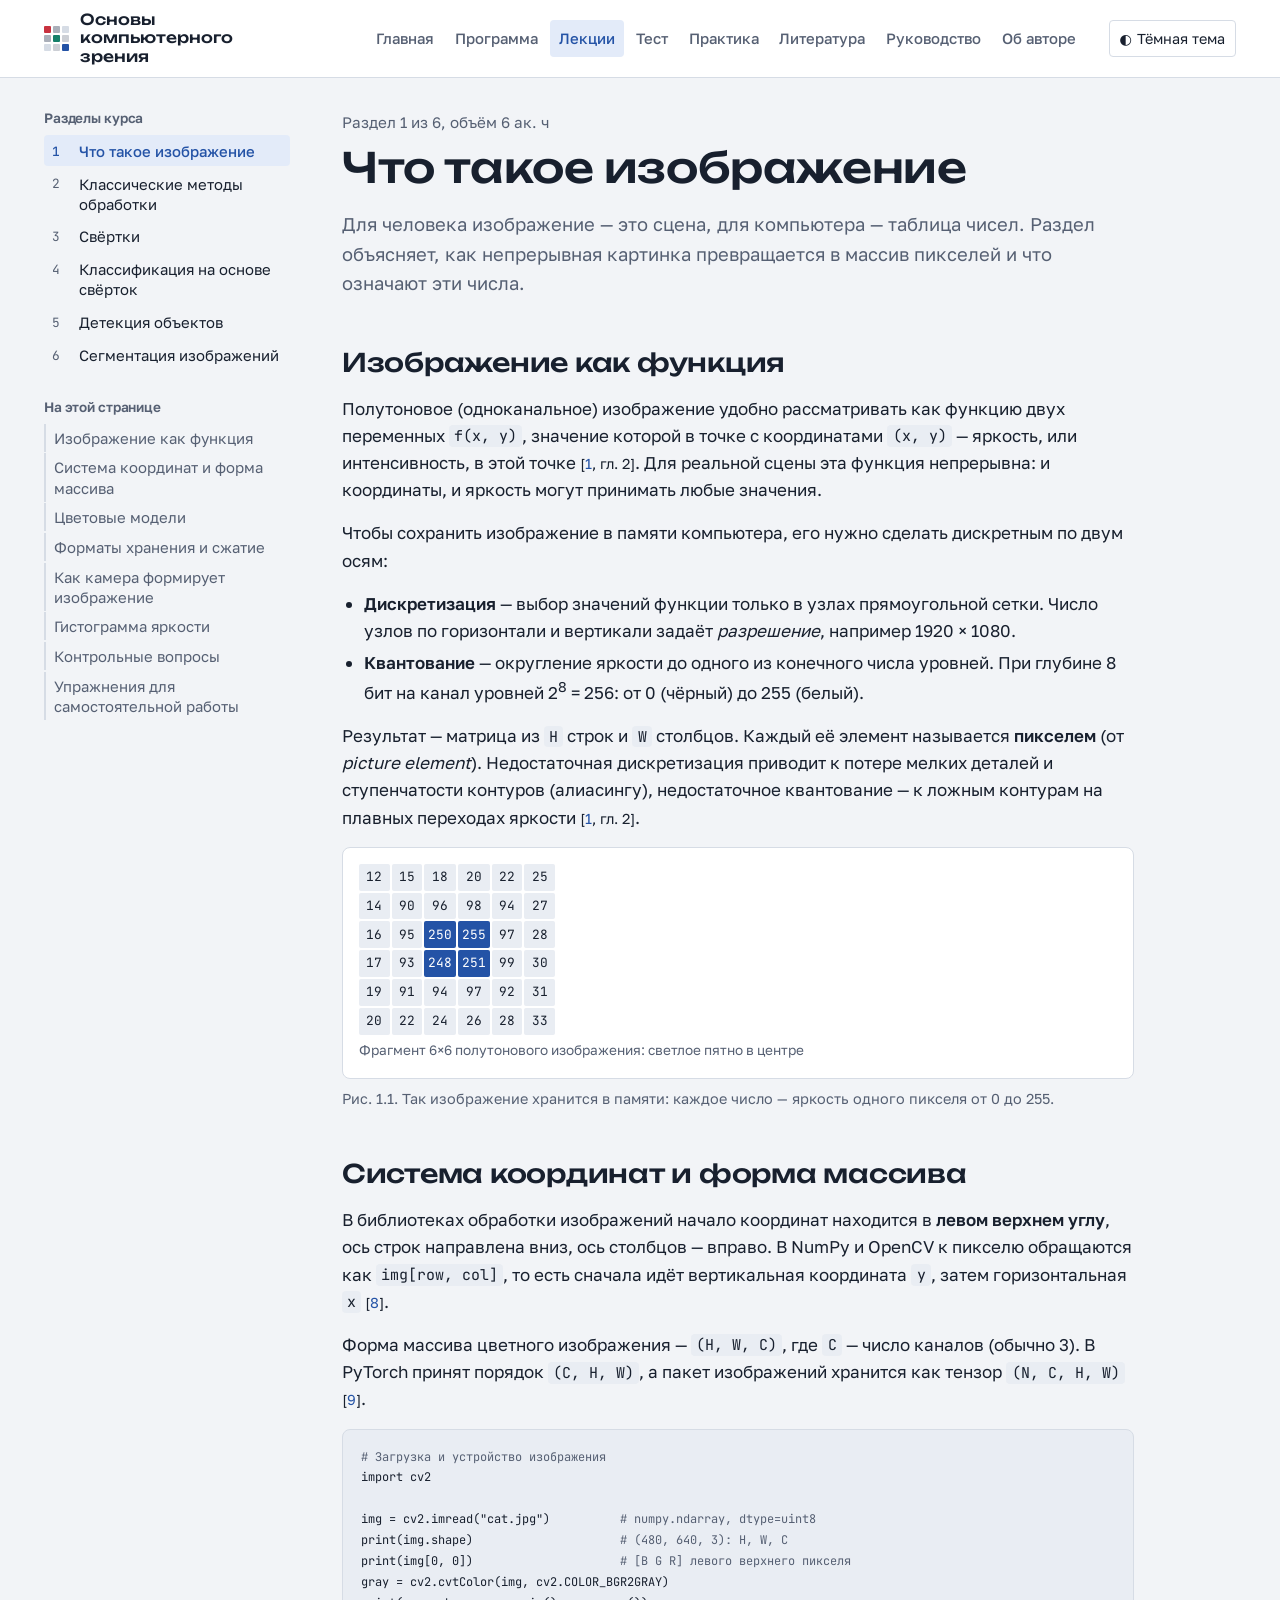
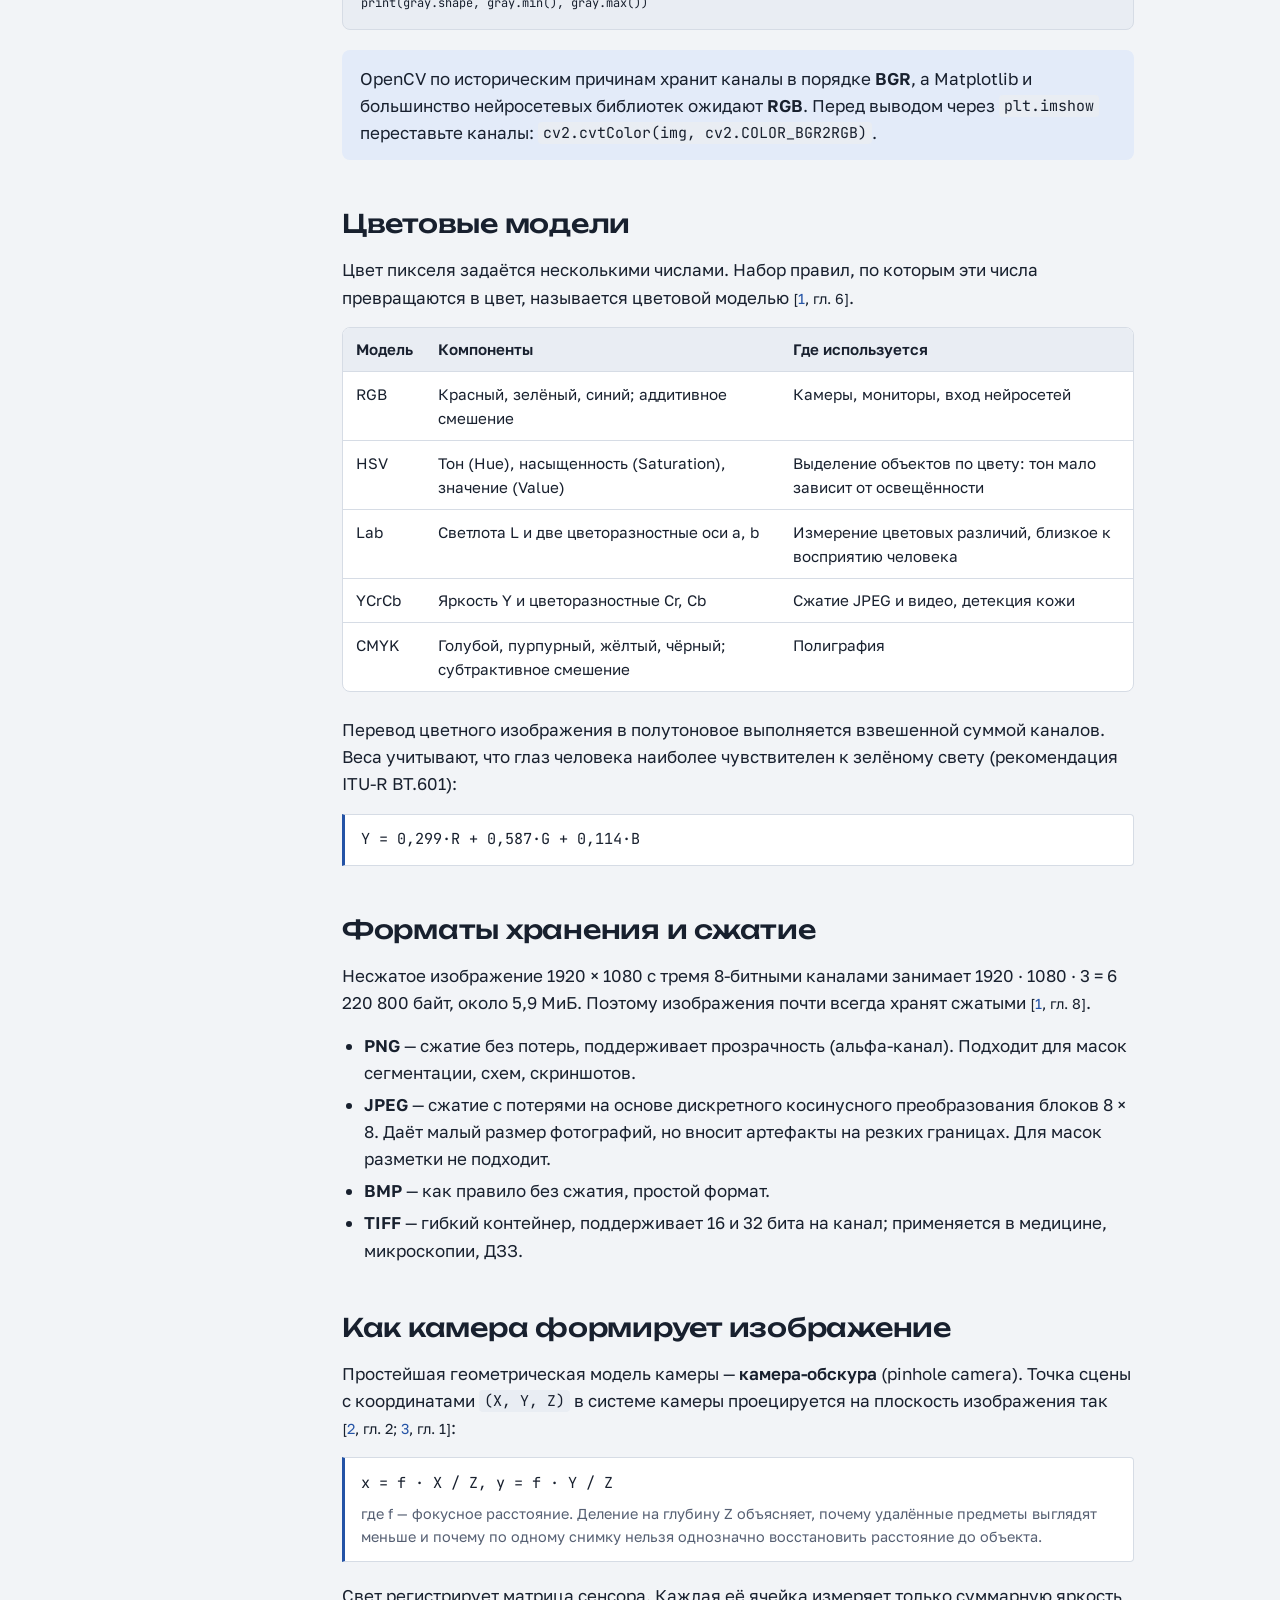
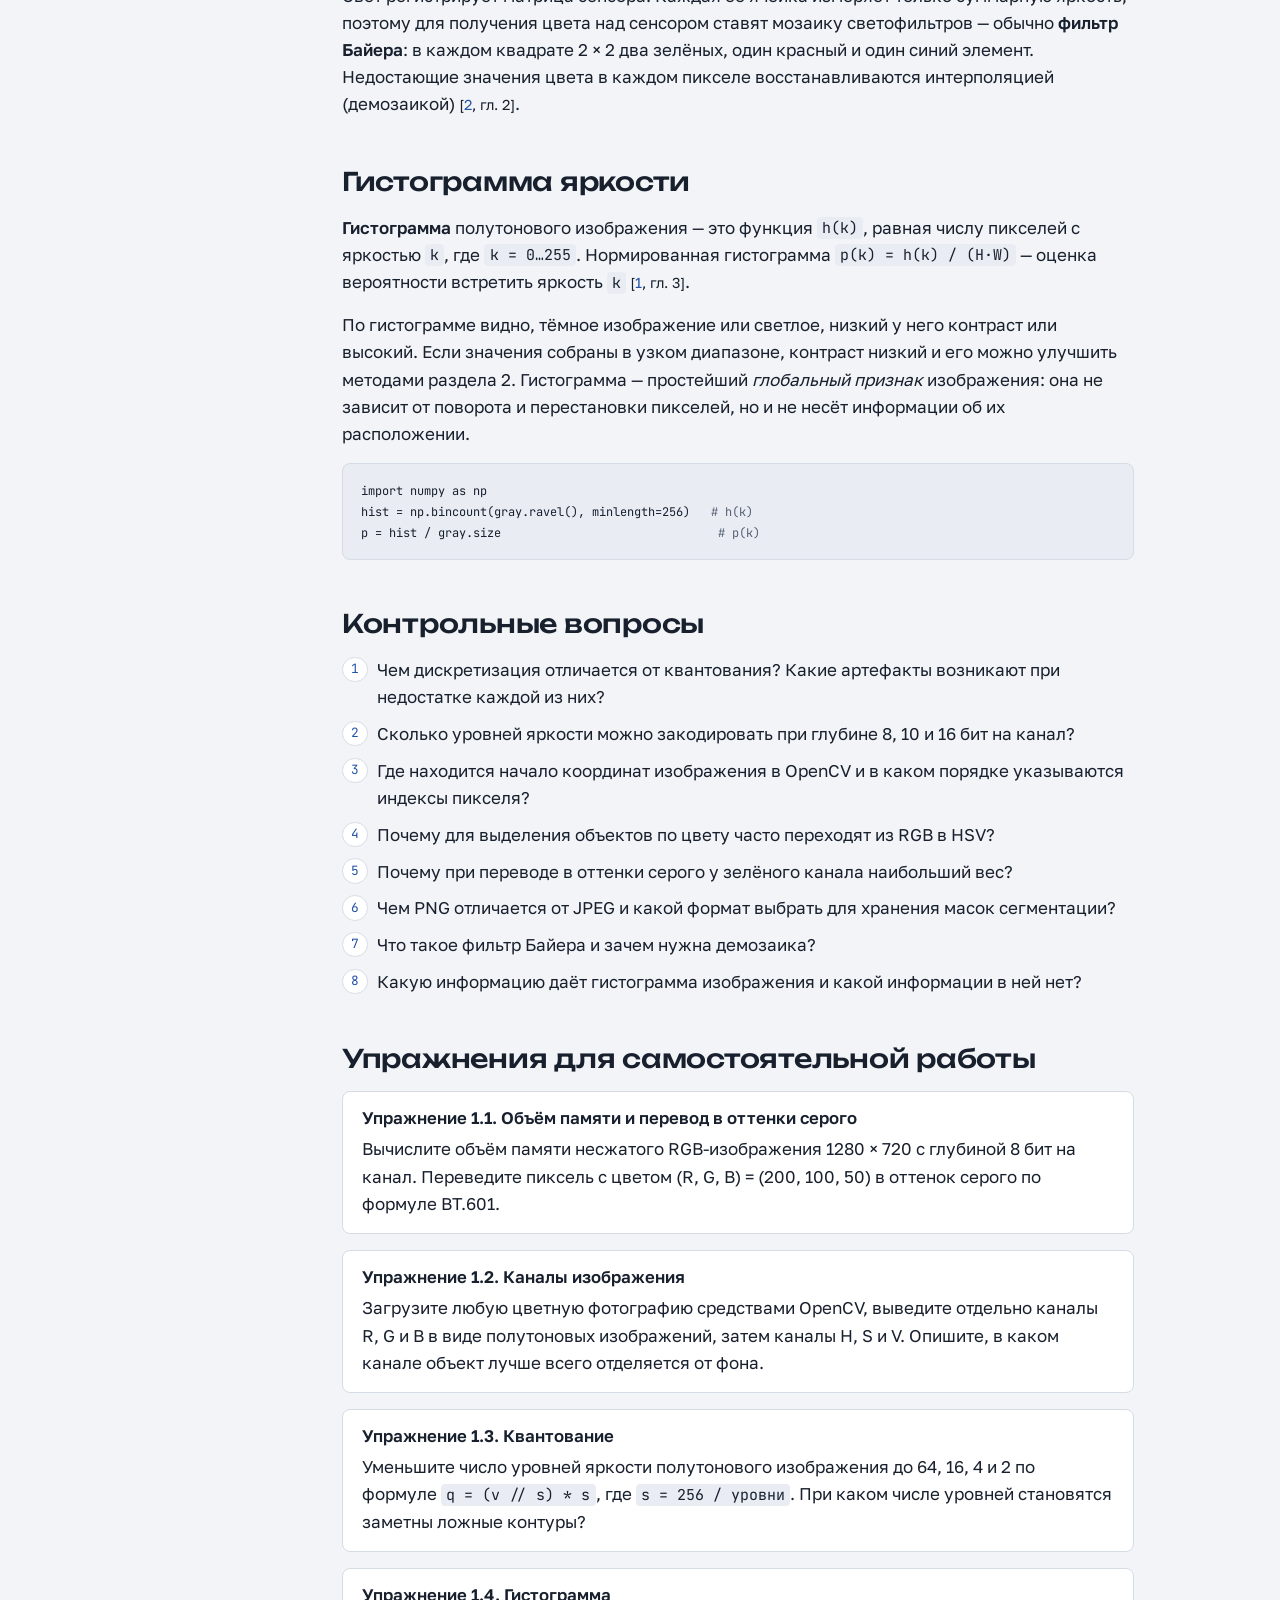
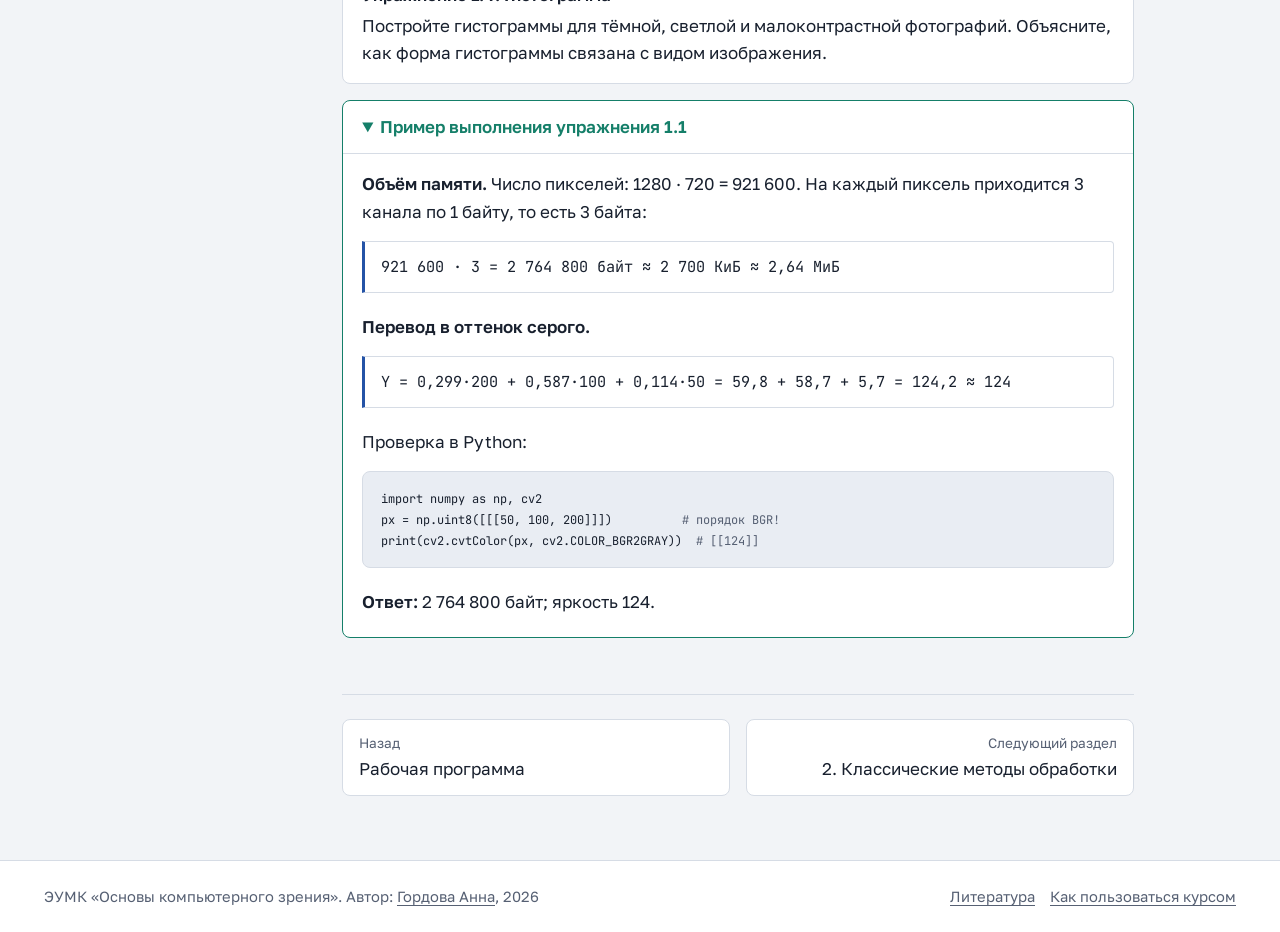
<file: section-1.html>
<!doctype html>
<html lang="ru">
<head>
<meta charset="utf-8">
<meta name="viewport" content="width=device-width, initial-scale=1">
<title>Что такое изображение — Основы компьютерного зрения</title>
<meta name="description" content="Раздел 1 курса «Основы компьютерного зрения»: что такое изображение.">
<meta name="author" content="Гордова Анна">
<link rel="preconnect" href="https://fonts.googleapis.com">
<link rel="preconnect" href="https://fonts.gstatic.com" crossorigin>
<link href="https://fonts.googleapis.com/css2?family=Golos+Text:wght@400;500;600&family=JetBrains+Mono:wght@400;500&family=Unbounded:wght@500;600&display=swap" rel="stylesheet">
<link rel="stylesheet" href="assets/style.css">
<link rel="icon" href="data:image/svg+xml,%3Csvg xmlns='http://www.w3.org/2000/svg' viewBox='0 0 3 3'%3E%3Crect width='1' height='1' fill='%23c8323f'/%3E%3Crect x='1' y='1' width='1' height='1' fill='%23157f69'/%3E%3Crect x='2' y='2' width='1' height='1' fill='%232453a6'/%3E%3C/svg%3E">
<script src="assets/site.js"></script>
</head>
<body>
<a class="skip" href="#main">Перейти к содержимому</a>
<header class="site-header">
  <div class="site-header__inner">
    <a class="brand" href="index.html"><span class="brand__mark" aria-hidden="true"><span></span><span></span><span></span><span></span><span></span><span></span><span></span><span></span><span></span></span>Основы компьютерного зрения</a>
    <button class="nav-toggle" type="button" aria-expanded="false" aria-controls="site-nav">Меню</button>
    <nav class="site-nav" id="site-nav" aria-label="Основная навигация">
      <ul>
        <li><a href="index.html">Главная</a></li>
        <li><a href="program.html">Программа</a></li>
        <li><a href="section-1.html" aria-current="page">Лекции</a></li>
        <li><a href="test.html">Тест</a></li>
        <li><a href="practice.html">Практика</a></li>
        <li><a href="sources.html">Литература</a></li>
        <li><a href="guide.html">Руководство</a></li>
        <li><a href="author.html">Об авторе</a></li>
      </ul>
    </nav>
    <button class="theme-toggle" type="button"><span class="tt-icon" aria-hidden="true">◐</span><span class="tt-text">Тёмная тема</span></button>
  </div>
</header>
<div class="layout">
<aside class="sidebar" aria-label="Разделы курса">
<h2>Разделы курса</h2>
<ol>
<li><a href="section-1.html" aria-current="page"><span class="num">1</span><span>Что такое изображение</span></a></li>
<li><a href="section-2.html"><span class="num">2</span><span>Классические методы обработки</span></a></li>
<li><a href="section-3.html"><span class="num">3</span><span>Свёртки</span></a></li>
<li><a href="section-4.html"><span class="num">4</span><span>Классификация на основе свёрток</span></a></li>
<li><a href="section-5.html"><span class="num">5</span><span>Детекция объектов</span></a></li>
<li><a href="section-6.html"><span class="num">6</span><span>Сегментация изображений</span></a></li>
</ol>
<div class="toc-block"><h2>На этой странице</h2>
<ul class="toc">
<li><a href="#function">Изображение как функция</a></li>
<li><a href="#coords">Система координат и форма массива</a></li>
<li><a href="#color">Цветовые модели</a></li>
<li><a href="#formats">Форматы хранения и сжатие</a></li>
<li><a href="#camera">Как камера формирует изображение</a></li>
<li><a href="#histogram">Гистограмма яркости</a></li>
<li><a href="#questions">Контрольные вопросы</a></li>
<li><a href="#exercises">Упражнения для самостоятельной работы</a></li>
</ul></div>
</aside>
<main id="main"><article class="prose">
<div class="page-head">
  <p class="kicker">Раздел 1 из 6, объём 6 ак. ч</p>
  <h1>Что такое изображение</h1>
  <p class="lead">Для человека изображение — это сцена, для компьютера — таблица чисел. Раздел объясняет, как непрерывная картинка превращается в массив пикселей и что означают эти числа.</p>
</div>

<h2 id="function">Изображение как функция</h2>
<p>Полутоновое (одноканальное) изображение удобно рассматривать как функцию двух переменных <code>f(x, y)</code>, значение которой в точке с координатами <code>(x, y)</code> — яркость, или интенсивность, в этой точке <span class="ref">[<a href="sources.html#src-1">1</a>, гл. 2]</span>. Для реальной сцены эта функция непрерывна: и координаты, и яркость могут принимать любые значения.</p>
<p>Чтобы сохранить изображение в памяти компьютера, его нужно сделать дискретным по двум осям:</p>
<ul>
  <li><strong>Дискретизация</strong> — выбор значений функции только в узлах прямоугольной сетки. Число узлов по горизонтали и вертикали задаёт <em>разрешение</em>, например 1920 × 1080.</li>
  <li><strong>Квантование</strong> — округление яркости до одного из конечного числа уровней. При глубине 8 бит на канал уровней 2<sup>8</sup> = 256: от 0 (чёрный) до 255 (белый).</li>
</ul>
<p>Результат — матрица из <code>H</code> строк и <code>W</code> столбцов. Каждый её элемент называется <strong>пикселем</strong> (от <i>picture element</i>). Недостаточная дискретизация приводит к потере мелких деталей и ступенчатости контуров (алиасингу), недостаточное квантование — к ложным контурам на плавных переходах яркости <span class="ref">[<a href="sources.html#src-1">1</a>, гл. 2]</span>.</p>

<figure>
  <div class="fig-box">
    <div class="matrices">
      <div>
        <div class="matrix" style="grid-template-columns:repeat(6,auto)">
          <span>12</span><span>15</span><span>18</span><span>20</span><span>22</span><span>25</span>
          <span>14</span><span>90</span><span>96</span><span>98</span><span>94</span><span>27</span>
          <span>16</span><span>95</span><span class="hl">250</span><span class="hl">255</span><span>97</span><span>28</span>
          <span>17</span><span>93</span><span class="hl">248</span><span class="hl">251</span><span>99</span><span>30</span>
          <span>19</span><span>91</span><span>94</span><span>97</span><span>92</span><span>31</span>
          <span>20</span><span>22</span><span>24</span><span>26</span><span>28</span><span>33</span>
        </div>
        <div class="cap">Фрагмент 6×6 полутонового изображения: светлое пятно в центре</div>
      </div>
    </div>
  </div>
  <figcaption>Рис. 1.1. Так изображение хранится в памяти: каждое число — яркость одного пикселя от 0 до 255.</figcaption>
</figure>

<h2 id="coords">Система координат и форма массива</h2>
<p>В библиотеках обработки изображений начало координат находится в <strong>левом верхнем углу</strong>, ось строк направлена вниз, ось столбцов — вправо. В NumPy и OpenCV к пикселю обращаются как <code>img[row, col]</code>, то есть сначала идёт вертикальная координата <code>y</code>, затем горизонтальная <code>x</code> <span class="ref">[<a href="sources.html#src-8">8</a>]</span>.</p>
<p>Форма массива цветного изображения — <code>(H, W, C)</code>, где <code>C</code> — число каналов (обычно 3). В PyTorch принят порядок <code>(C, H, W)</code>, а пакет изображений хранится как тензор <code>(N, C, H, W)</code> <span class="ref">[<a href="sources.html#src-9">9</a>]</span>.</p>
<pre><code><span class="c"># Загрузка и устройство изображения</span>
import cv2

img = cv2.imread("cat.jpg")          <span class="c"># numpy.ndarray, dtype=uint8</span>
print(img.shape)                     <span class="c"># (480, 640, 3): H, W, C</span>
print(img[0, 0])                     <span class="c"># [B G R] левого верхнего пикселя</span>
gray = cv2.cvtColor(img, cv2.COLOR_BGR2GRAY)
print(gray.shape, gray.min(), gray.max())</code></pre>
<div class="note"><p>OpenCV по историческим причинам хранит каналы в порядке <strong>BGR</strong>, а Matplotlib и большинство нейросетевых библиотек ожидают <strong>RGB</strong>. Перед выводом через <code>plt.imshow</code> переставьте каналы: <code>cv2.cvtColor(img, cv2.COLOR_BGR2RGB)</code>.</p></div>

<h2 id="color">Цветовые модели</h2>
<p>Цвет пикселя задаётся несколькими числами. Набор правил, по которым эти числа превращаются в цвет, называется цветовой моделью <span class="ref">[<a href="sources.html#src-1">1</a>, гл. 6]</span>.</p>
<div class="table-wrap">
<table>
  <thead><tr><th>Модель</th><th>Компоненты</th><th>Где используется</th></tr></thead>
  <tbody>
    <tr><td>RGB</td><td>Красный, зелёный, синий; аддитивное смешение</td><td>Камеры, мониторы, вход нейросетей</td></tr>
    <tr><td>HSV</td><td>Тон (Hue), насыщенность (Saturation), значение (Value)</td><td>Выделение объектов по цвету: тон мало зависит от освещённости</td></tr>
    <tr><td>Lab</td><td>Светлота L и две цветоразностные оси a, b</td><td>Измерение цветовых различий, близкое к восприятию человека</td></tr>
    <tr><td>YCrCb</td><td>Яркость Y и цветоразностные Cr, Cb</td><td>Сжатие JPEG и видео, детекция кожи</td></tr>
    <tr><td>CMYK</td><td>Голубой, пурпурный, жёлтый, чёрный; субтрактивное смешение</td><td>Полиграфия</td></tr>
  </tbody>
</table>
</div>
<p>Перевод цветного изображения в полутоновое выполняется взвешенной суммой каналов. Веса учитывают, что глаз человека наиболее чувствителен к зелёному свету (рекомендация ITU-R BT.601):</p>
<div class="formula">Y = 0,299·R + 0,587·G + 0,114·B</div>

<h2 id="formats">Форматы хранения и сжатие</h2>
<p>Несжатое изображение 1920 × 1080 с тремя 8-битными каналами занимает 1920 · 1080 · 3 = 6 220 800 байт, около 5,9 МиБ. Поэтому изображения почти всегда хранят сжатыми <span class="ref">[<a href="sources.html#src-1">1</a>, гл. 8]</span>.</p>
<ul>
  <li><strong>PNG</strong> — сжатие без потерь, поддерживает прозрачность (альфа-канал). Подходит для масок сегментации, схем, скриншотов.</li>
  <li><strong>JPEG</strong> — сжатие с потерями на основе дискретного косинусного преобразования блоков 8 × 8. Даёт малый размер фотографий, но вносит артефакты на резких границах. Для масок разметки не подходит.</li>
  <li><strong>BMP</strong> — как правило без сжатия, простой формат.</li>
  <li><strong>TIFF</strong> — гибкий контейнер, поддерживает 16 и 32 бита на канал; применяется в медицине, микроскопии, ДЗЗ.</li>
</ul>

<h2 id="camera">Как камера формирует изображение</h2>
<p>Простейшая геометрическая модель камеры — <strong>камера-обскура</strong> (pinhole camera). Точка сцены с координатами <code>(X, Y, Z)</code> в системе камеры проецируется на плоскость изображения так <span class="ref">[<a href="sources.html#src-2">2</a>, гл. 2; <a href="sources.html#src-3">3</a>, гл. 1]</span>:</p>
<div class="formula">x = f · X / Z,   y = f · Y / Z
<span class="where">где f — фокусное расстояние. Деление на глубину Z объясняет, почему удалённые предметы выглядят меньше и почему по одному снимку нельзя однозначно восстановить расстояние до объекта.</span></div>
<p>Свет регистрирует матрица сенсора. Каждая её ячейка измеряет только суммарную яркость, поэтому для получения цвета над сенсором ставят мозаику светофильтров — обычно <strong>фильтр Байера</strong>: в каждом квадрате 2 × 2 два зелёных, один красный и один синий элемент. Недостающие значения цвета в каждом пикселе восстанавливаются интерполяцией (демозаикой) <span class="ref">[<a href="sources.html#src-2">2</a>, гл. 2]</span>.</p>

<h2 id="histogram">Гистограмма яркости</h2>
<p><strong>Гистограмма</strong> полутонового изображения — это функция <code>h(k)</code>, равная числу пикселей с яркостью <code>k</code>, где <code>k = 0…255</code>. Нормированная гистограмма <code>p(k) = h(k) / (H·W)</code> — оценка вероятности встретить яркость <code>k</code> <span class="ref">[<a href="sources.html#src-1">1</a>, гл. 3]</span>.</p>
<p>По гистограмме видно, тёмное изображение или светлое, низкий у него контраст или высокий. Если значения собраны в узком диапазоне, контраст низкий и его можно улучшить методами раздела 2. Гистограмма — простейший <em>глобальный признак</em> изображения: она не зависит от поворота и перестановки пикселей, но и не несёт информации об их расположении.</p>
<pre><code>import numpy as np
hist = np.bincount(gray.ravel(), minlength=256)   <span class="c"># h(k)</span>
p = hist / gray.size                               <span class="c"># p(k)</span></code></pre>

<h2 id="questions">Контрольные вопросы</h2>
<ol class="qlist">
  <li>Чем дискретизация отличается от квантования? Какие артефакты возникают при недостатке каждой из них?</li>
  <li>Сколько уровней яркости можно закодировать при глубине 8, 10 и 16 бит на канал?</li>
  <li>Где находится начало координат изображения в OpenCV и в каком порядке указываются индексы пикселя?</li>
  <li>Почему для выделения объектов по цвету часто переходят из RGB в HSV?</li>
  <li>Почему при переводе в оттенки серого у зелёного канала наибольший вес?</li>
  <li>Чем PNG отличается от JPEG и какой формат выбрать для хранения масок сегментации?</li>
  <li>Что такое фильтр Байера и зачем нужна демозаика?</li>
  <li>Какую информацию даёт гистограмма изображения и какой информации в ней нет?</li>
</ol>

<h2 id="exercises">Упражнения для самостоятельной работы</h2>
<div class="exercise">
  <h4>Упражнение 1.1. Объём памяти и перевод в оттенки серого</h4>
  <p>Вычислите объём памяти несжатого RGB-изображения 1280 × 720 с глубиной 8 бит на канал. Переведите пиксель с цветом (R, G, B) = (200, 100, 50) в оттенок серого по формуле BT.601.</p>
</div>
<div class="exercise">
  <h4>Упражнение 1.2. Каналы изображения</h4>
  <p>Загрузите любую цветную фотографию средствами OpenCV, выведите отдельно каналы R, G и B в виде полутоновых изображений, затем каналы H, S и V. Опишите, в каком канале объект лучше всего отделяется от фона.</p>
</div>
<div class="exercise">
  <h4>Упражнение 1.3. Квантование</h4>
  <p>Уменьшите число уровней яркости полутонового изображения до 64, 16, 4 и 2 по формуле <code>q = (v // s) * s</code>, где <code>s = 256 / уровни</code>. При каком числе уровней становятся заметны ложные контуры?</p>
</div>
<div class="exercise">
  <h4>Упражнение 1.4. Гистограмма</h4>
  <p>Постройте гистограммы для тёмной, светлой и малоконтрастной фотографий. Объясните, как форма гистограммы связана с видом изображения.</p>
</div>

<details class="solution" open>
  <summary>Пример выполнения упражнения 1.1</summary>
  <div class="body">
    <p><strong>Объём памяти.</strong> Число пикселей: 1280 · 720 = 921 600. На каждый пиксель приходится 3 канала по 1 байту, то есть 3 байта:</p>
    <div class="formula">921 600 · 3 = 2 764 800 байт ≈ 2 700 КиБ ≈ 2,64 МиБ</div>
    <p><strong>Перевод в оттенок серого.</strong></p>
    <div class="formula">Y = 0,299·200 + 0,587·100 + 0,114·50 = 59,8 + 58,7 + 5,7 = 124,2 ≈ 124</div>
    <p>Проверка в Python:</p>
<pre><code>import numpy as np, cv2
px = np.uint8([[[50, 100, 200]]])          <span class="c"># порядок BGR!</span>
print(cv2.cvtColor(px, cv2.COLOR_BGR2GRAY))  <span class="c"># [[124]]</span></code></pre>
    <p><strong>Ответ:</strong> 2 764 800 байт; яркость 124.</p>
  </div>
</details>

<nav class="pager" aria-label="Соседние разделы">
<a class="prev" href="program.html"><small>Назад</small>Рабочая программа</a>
<a class="next" href="section-2.html"><small>Следующий раздел</small>2. Классические методы обработки</a>
</nav>
</article></main>
</div>
<footer class="site-footer">
  <div class="site-footer__inner">
    <span>ЭУМК «Основы компьютерного зрения». Автор: <a href="author.html">Гордова Анна</a>, 2026</span>
    <span><a href="sources.html">Литература</a>&emsp;<a href="guide.html">Как пользоваться курсом</a></span>
  </div>
</footer>
</body>
</html>
</file>
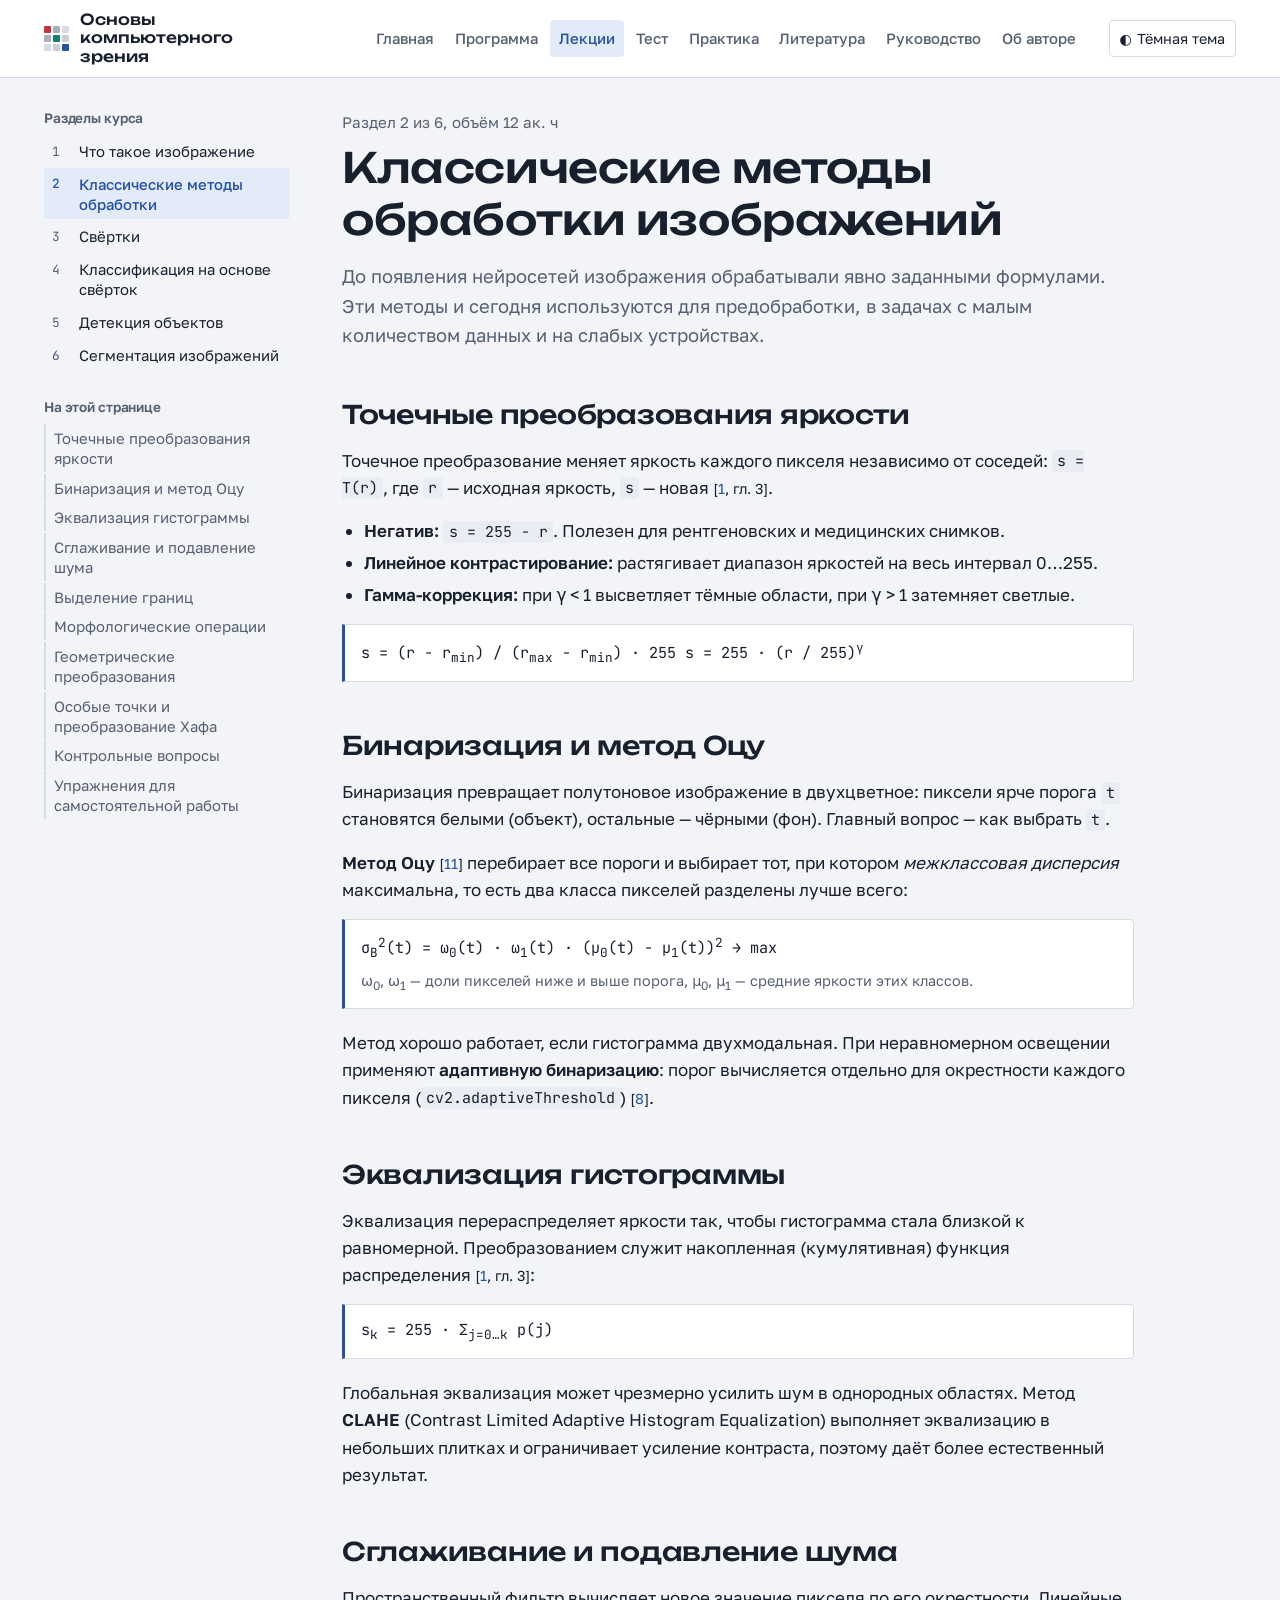
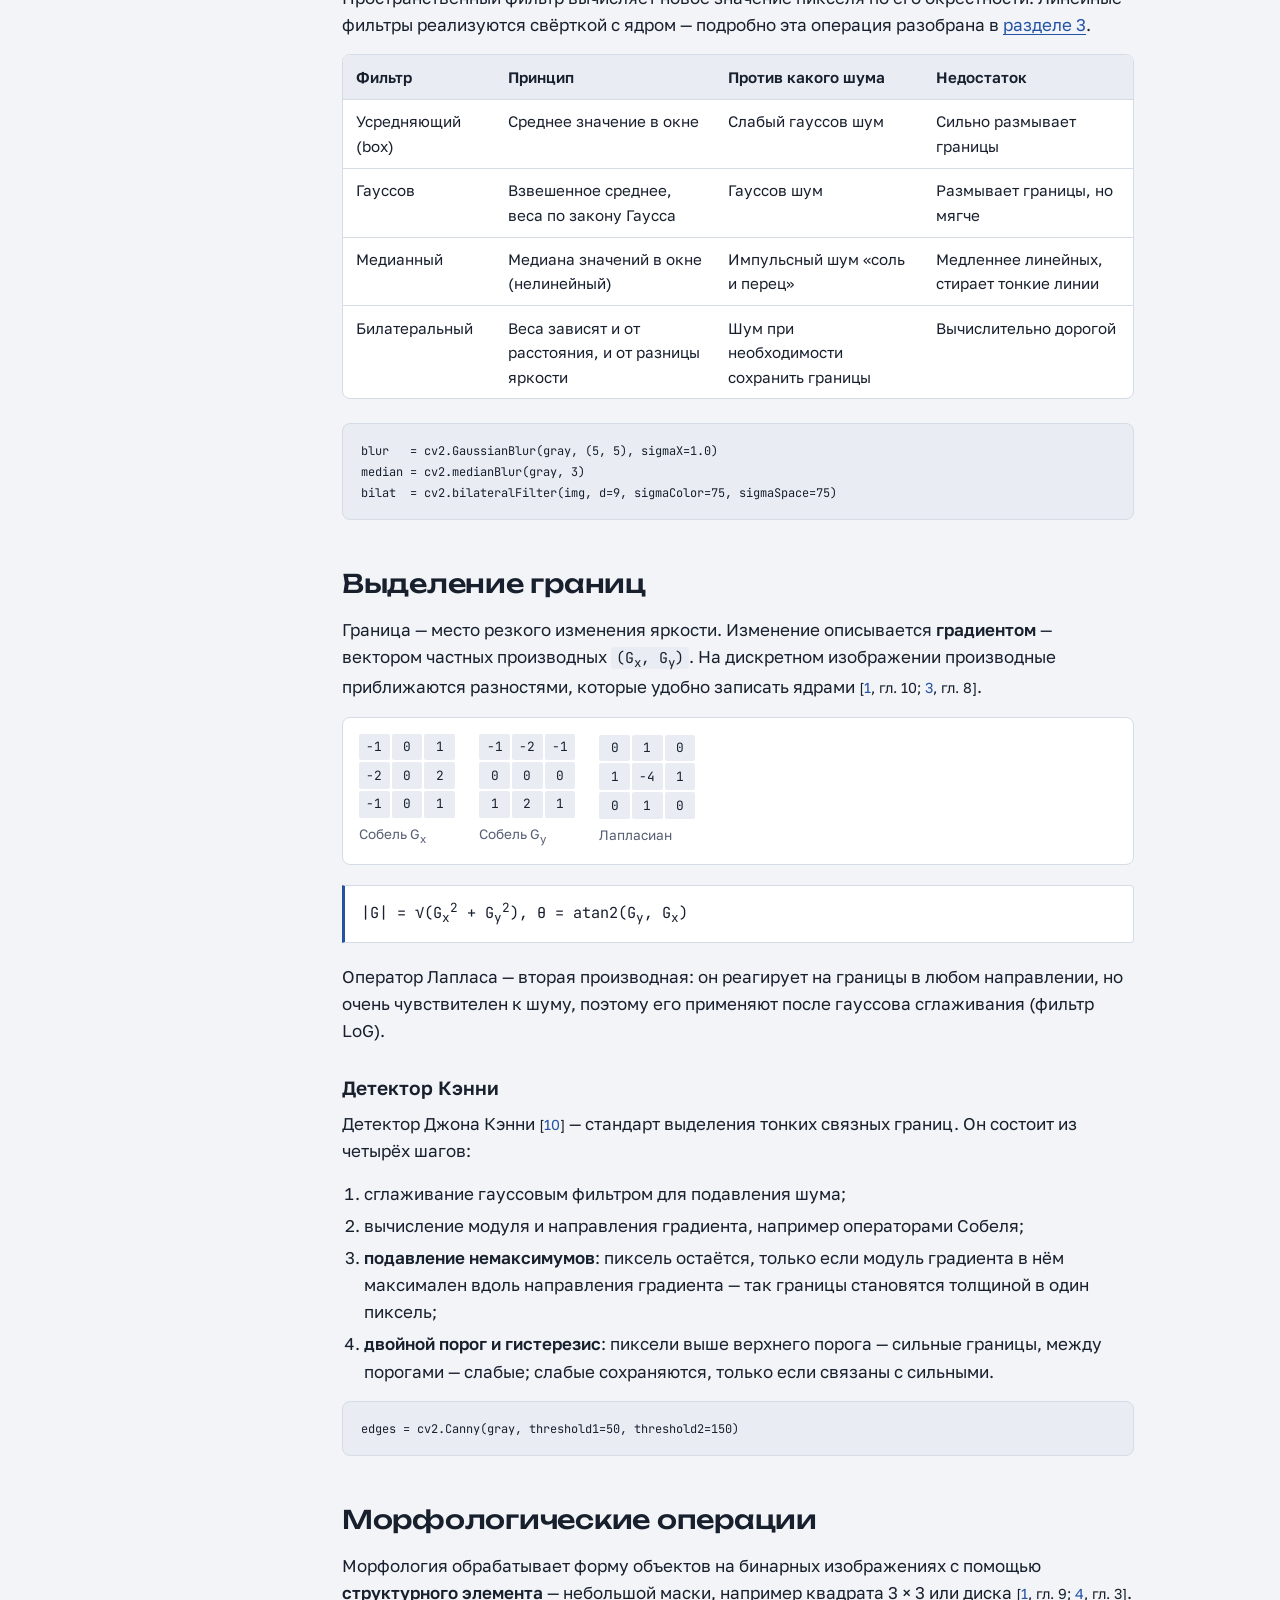
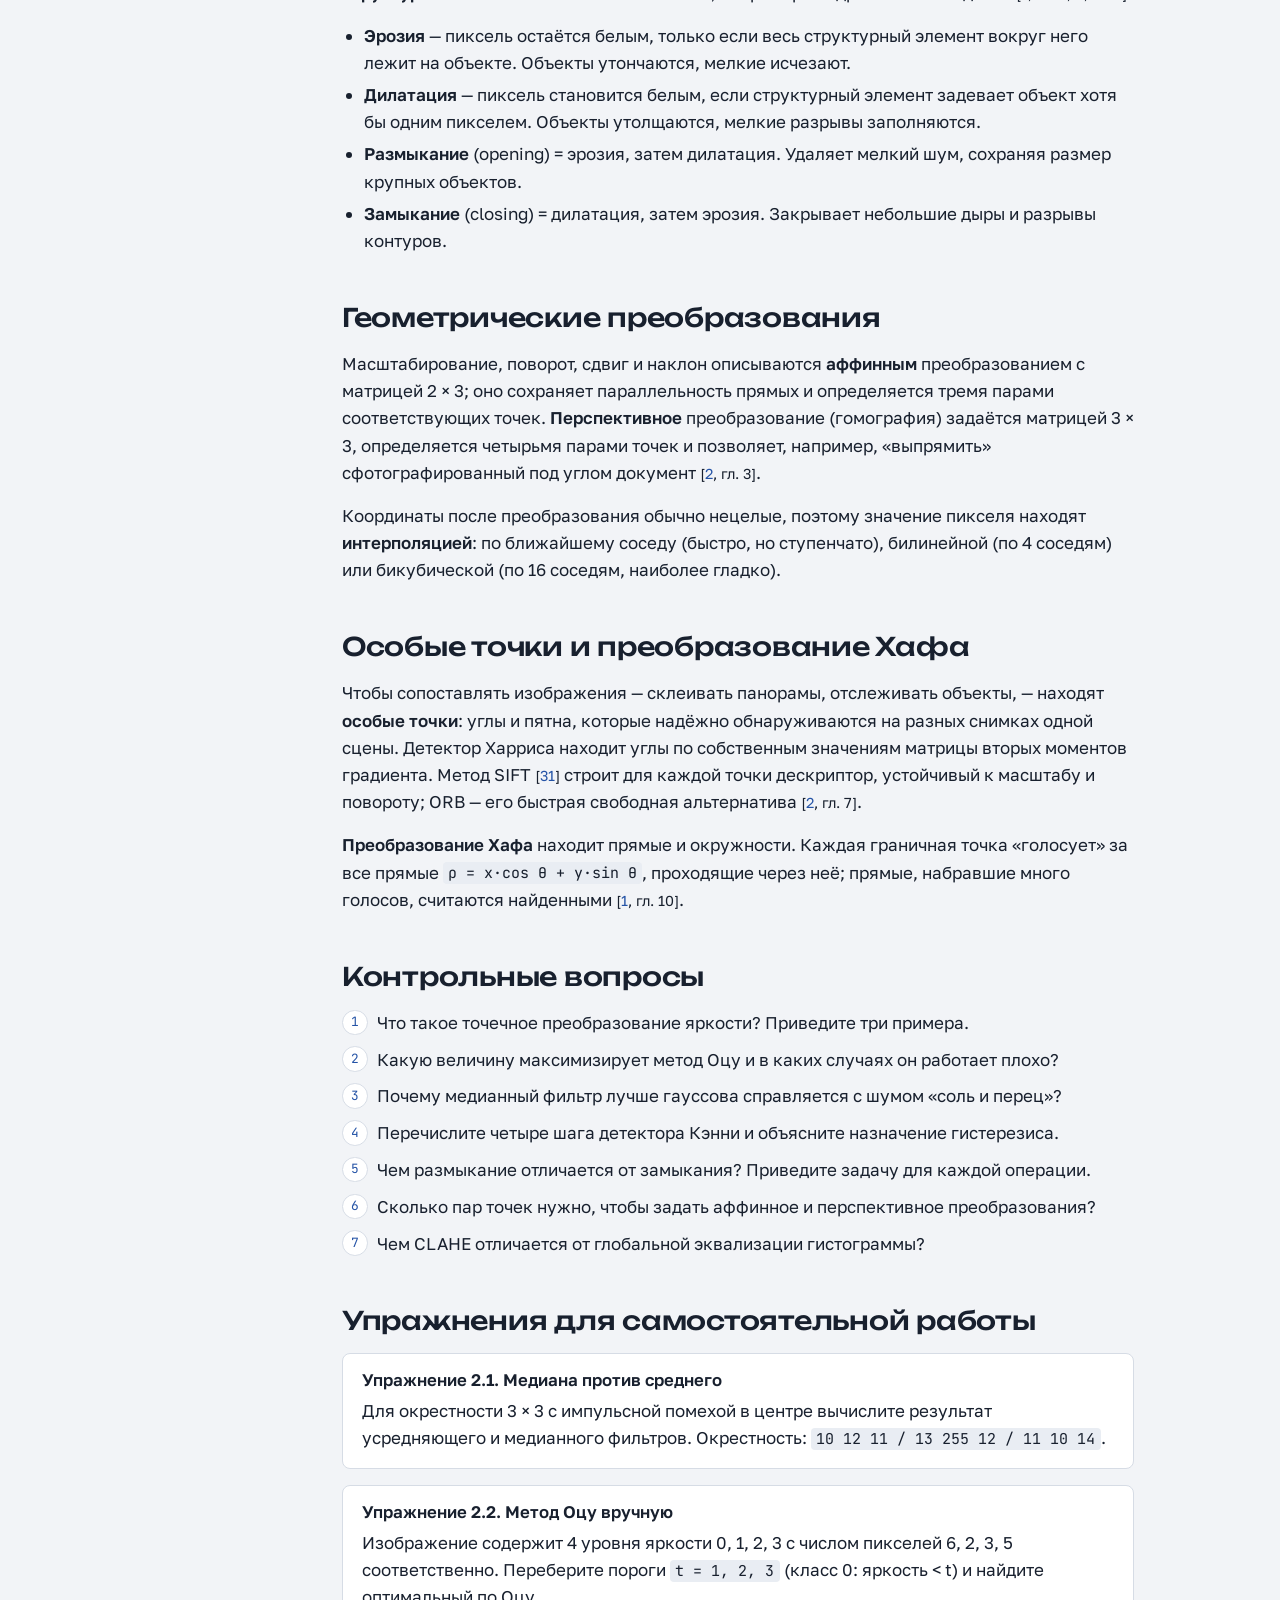
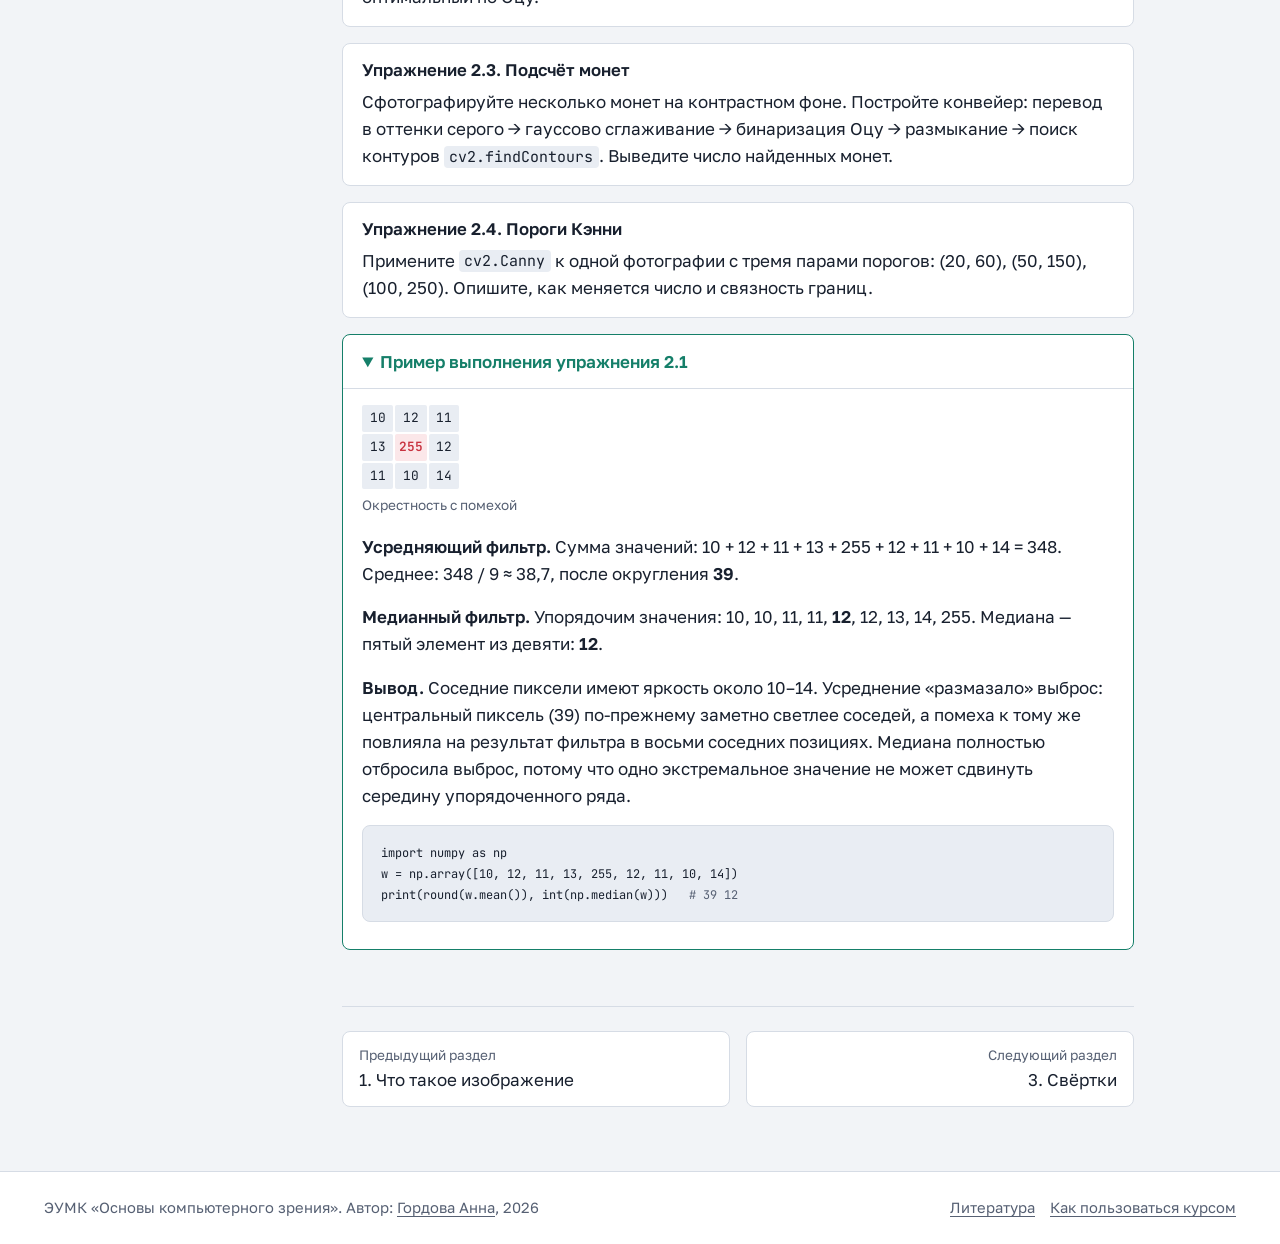
<file: section-2.html>
<!doctype html>
<html lang="ru">
<head>
<meta charset="utf-8">
<meta name="viewport" content="width=device-width, initial-scale=1">
<title>Классические методы обработки — Основы компьютерного зрения</title>
<meta name="description" content="Раздел 2 курса «Основы компьютерного зрения»: классические методы обработки.">
<meta name="author" content="Гордова Анна">
<link rel="preconnect" href="https://fonts.googleapis.com">
<link rel="preconnect" href="https://fonts.gstatic.com" crossorigin>
<link href="https://fonts.googleapis.com/css2?family=Golos+Text:wght@400;500;600&family=JetBrains+Mono:wght@400;500&family=Unbounded:wght@500;600&display=swap" rel="stylesheet">
<link rel="stylesheet" href="assets/style.css">
<link rel="icon" href="data:image/svg+xml,%3Csvg xmlns='http://www.w3.org/2000/svg' viewBox='0 0 3 3'%3E%3Crect width='1' height='1' fill='%23c8323f'/%3E%3Crect x='1' y='1' width='1' height='1' fill='%23157f69'/%3E%3Crect x='2' y='2' width='1' height='1' fill='%232453a6'/%3E%3C/svg%3E">
<script src="assets/site.js"></script>
</head>
<body>
<a class="skip" href="#main">Перейти к содержимому</a>
<header class="site-header">
  <div class="site-header__inner">
    <a class="brand" href="index.html"><span class="brand__mark" aria-hidden="true"><span></span><span></span><span></span><span></span><span></span><span></span><span></span><span></span><span></span></span>Основы компьютерного зрения</a>
    <button class="nav-toggle" type="button" aria-expanded="false" aria-controls="site-nav">Меню</button>
    <nav class="site-nav" id="site-nav" aria-label="Основная навигация">
      <ul>
        <li><a href="index.html">Главная</a></li>
        <li><a href="program.html">Программа</a></li>
        <li><a href="section-1.html" aria-current="page">Лекции</a></li>
        <li><a href="test.html">Тест</a></li>
        <li><a href="practice.html">Практика</a></li>
        <li><a href="sources.html">Литература</a></li>
        <li><a href="guide.html">Руководство</a></li>
        <li><a href="author.html">Об авторе</a></li>
      </ul>
    </nav>
    <button class="theme-toggle" type="button"><span class="tt-icon" aria-hidden="true">◐</span><span class="tt-text">Тёмная тема</span></button>
  </div>
</header>
<div class="layout">
<aside class="sidebar" aria-label="Разделы курса">
<h2>Разделы курса</h2>
<ol>
<li><a href="section-1.html"><span class="num">1</span><span>Что такое изображение</span></a></li>
<li><a href="section-2.html" aria-current="page"><span class="num">2</span><span>Классические методы обработки</span></a></li>
<li><a href="section-3.html"><span class="num">3</span><span>Свёртки</span></a></li>
<li><a href="section-4.html"><span class="num">4</span><span>Классификация на основе свёрток</span></a></li>
<li><a href="section-5.html"><span class="num">5</span><span>Детекция объектов</span></a></li>
<li><a href="section-6.html"><span class="num">6</span><span>Сегментация изображений</span></a></li>
</ol>
<div class="toc-block"><h2>На этой странице</h2>
<ul class="toc">
<li><a href="#point">Точечные преобразования яркости</a></li>
<li><a href="#threshold">Бинаризация и метод Оцу</a></li>
<li><a href="#equalization">Эквализация гистограммы</a></li>
<li><a href="#filters">Сглаживание и подавление шума</a></li>
<li><a href="#edges">Выделение границ</a></li>
<li><a href="#morphology">Морфологические операции</a></li>
<li><a href="#geometry">Геометрические преобразования</a></li>
<li><a href="#features">Особые точки и преобразование Хафа</a></li>
<li><a href="#questions">Контрольные вопросы</a></li>
<li><a href="#exercises">Упражнения для самостоятельной работы</a></li>
</ul></div>
</aside>
<main id="main"><article class="prose">
<div class="page-head">
  <p class="kicker">Раздел 2 из 6, объём 12 ак. ч</p>
  <h1>Классические методы обработки изображений</h1>
  <p class="lead">До появления нейросетей изображения обрабатывали явно заданными формулами. Эти методы и сегодня используются для предобработки, в задачах с малым количеством данных и на слабых устройствах.</p>
</div>

<h2 id="point">Точечные преобразования яркости</h2>
<p>Точечное преобразование меняет яркость каждого пикселя независимо от соседей: <code>s = T(r)</code>, где <code>r</code> — исходная яркость, <code>s</code> — новая <span class="ref">[<a href="sources.html#src-1">1</a>, гл. 3]</span>.</p>
<ul>
  <li><strong>Негатив:</strong> <code>s = 255 − r</code>. Полезен для рентгеновских и медицинских снимков.</li>
  <li><strong>Линейное контрастирование:</strong> растягивает диапазон яркостей на весь интервал 0…255.</li>
  <li><strong>Гамма-коррекция:</strong> при γ &lt; 1 высветляет тёмные области, при γ &gt; 1 затемняет светлые.</li>
</ul>
<div class="formula">s = (r − r<sub>min</sub>) / (r<sub>max</sub> − r<sub>min</sub>) · 255        s = 255 · (r / 255)<sup>γ</sup></div>

<h2 id="threshold">Бинаризация и метод Оцу</h2>
<p>Бинаризация превращает полутоновое изображение в двухцветное: пиксели ярче порога <code>t</code> становятся белыми (объект), остальные — чёрными (фон). Главный вопрос — как выбрать <code>t</code>.</p>
<p><strong>Метод Оцу</strong> <span class="ref">[<a href="sources.html#src-11">11</a>]</span> перебирает все пороги и выбирает тот, при котором <em>межклассовая дисперсия</em> максимальна, то есть два класса пикселей разделены лучше всего:</p>
<div class="formula">σ<sub>B</sub><sup>2</sup>(t) = ω<sub>0</sub>(t) · ω<sub>1</sub>(t) · (μ<sub>0</sub>(t) − μ<sub>1</sub>(t))<sup>2</sup> → max
<span class="where">ω<sub>0</sub>, ω<sub>1</sub> — доли пикселей ниже и выше порога, μ<sub>0</sub>, μ<sub>1</sub> — средние яркости этих классов.</span></div>
<p>Метод хорошо работает, если гистограмма двухмодальная. При неравномерном освещении применяют <strong>адаптивную бинаризацию</strong>: порог вычисляется отдельно для окрестности каждого пикселя (<code>cv2.adaptiveThreshold</code>) <span class="ref">[<a href="sources.html#src-8">8</a>]</span>.</p>

<h2 id="equalization">Эквализация гистограммы</h2>
<p>Эквализация перераспределяет яркости так, чтобы гистограмма стала близкой к равномерной. Преобразованием служит накопленная (кумулятивная) функция распределения <span class="ref">[<a href="sources.html#src-1">1</a>, гл. 3]</span>:</p>
<div class="formula">s<sub>k</sub> = 255 · Σ<sub>j=0…k</sub> p(j)</div>
<p>Глобальная эквализация может чрезмерно усилить шум в однородных областях. Метод <strong>CLAHE</strong> (Contrast Limited Adaptive Histogram Equalization) выполняет эквализацию в небольших плитках и ограничивает усиление контраста, поэтому даёт более естественный результат.</p>

<h2 id="filters">Сглаживание и подавление шума</h2>
<p>Пространственный фильтр вычисляет новое значение пикселя по его окрестности. Линейные фильтры реализуются свёрткой с ядром — подробно эта операция разобрана в <a href="section-3.html">разделе 3</a>.</p>
<div class="table-wrap">
<table>
  <thead><tr><th>Фильтр</th><th>Принцип</th><th>Против какого шума</th><th>Недостаток</th></tr></thead>
  <tbody>
    <tr><td>Усредняющий (box)</td><td>Среднее значение в окне</td><td>Слабый гауссов шум</td><td>Сильно размывает границы</td></tr>
    <tr><td>Гауссов</td><td>Взвешенное среднее, веса по закону Гаусса</td><td>Гауссов шум</td><td>Размывает границы, но мягче</td></tr>
    <tr><td>Медианный</td><td>Медиана значений в окне (нелинейный)</td><td>Импульсный шум «соль и перец»</td><td>Медленнее линейных, стирает тонкие линии</td></tr>
    <tr><td>Билатеральный</td><td>Веса зависят и от расстояния, и от разницы яркости</td><td>Шум при необходимости сохранить границы</td><td>Вычислительно дорогой</td></tr>
  </tbody>
</table>
</div>
<pre><code>blur   = cv2.GaussianBlur(gray, (5, 5), sigmaX=1.0)
median = cv2.medianBlur(gray, 3)
bilat  = cv2.bilateralFilter(img, d=9, sigmaColor=75, sigmaSpace=75)</code></pre>

<h2 id="edges">Выделение границ</h2>
<p>Граница — место резкого изменения яркости. Изменение описывается <strong>градиентом</strong> — вектором частных производных <code>(G<sub>x</sub>, G<sub>y</sub>)</code>. На дискретном изображении производные приближаются разностями, которые удобно записать ядрами <span class="ref">[<a href="sources.html#src-1">1</a>, гл. 10; <a href="sources.html#src-3">3</a>, гл. 8]</span>.</p>
<div class="fig-box" style="margin-bottom:1.25rem">
  <div class="matrices">
    <div><div class="matrix" style="grid-template-columns:repeat(3,auto)"><span>−1</span><span>0</span><span>1</span><span>−2</span><span>0</span><span>2</span><span>−1</span><span>0</span><span>1</span></div><div class="cap">Собель G<sub>x</sub></div></div>
    <div><div class="matrix" style="grid-template-columns:repeat(3,auto)"><span>−1</span><span>−2</span><span>−1</span><span>0</span><span>0</span><span>0</span><span>1</span><span>2</span><span>1</span></div><div class="cap">Собель G<sub>y</sub></div></div>
    <div><div class="matrix" style="grid-template-columns:repeat(3,auto)"><span>0</span><span>1</span><span>0</span><span>1</span><span>−4</span><span>1</span><span>0</span><span>1</span><span>0</span></div><div class="cap">Лапласиан</div></div>
  </div>
</div>
<div class="formula">|G| = √(G<sub>x</sub><sup>2</sup> + G<sub>y</sub><sup>2</sup>),   θ = atan2(G<sub>y</sub>, G<sub>x</sub>)</div>
<p>Оператор Лапласа — вторая производная: он реагирует на границы в любом направлении, но очень чувствителен к шуму, поэтому его применяют после гауссова сглаживания (фильтр LoG).</p>
<h3>Детектор Кэнни</h3>
<p>Детектор Джона Кэнни <span class="ref">[<a href="sources.html#src-10">10</a>]</span> — стандарт выделения тонких связных границ. Он состоит из четырёх шагов:</p>
<ol>
  <li>сглаживание гауссовым фильтром для подавления шума;</li>
  <li>вычисление модуля и направления градиента, например операторами Собеля;</li>
  <li><strong>подавление немаксимумов</strong>: пиксель остаётся, только если модуль градиента в нём максимален вдоль направления градиента — так границы становятся толщиной в один пиксель;</li>
  <li><strong>двойной порог и гистерезис</strong>: пиксели выше верхнего порога — сильные границы, между порогами — слабые; слабые сохраняются, только если связаны с сильными.</li>
</ol>
<pre><code>edges = cv2.Canny(gray, threshold1=50, threshold2=150)</code></pre>

<h2 id="morphology">Морфологические операции</h2>
<p>Морфология обрабатывает форму объектов на бинарных изображениях с помощью <strong>структурного элемента</strong> — небольшой маски, например квадрата 3 × 3 или диска <span class="ref">[<a href="sources.html#src-1">1</a>, гл. 9; <a href="sources.html#src-4">4</a>, гл. 3]</span>.</p>
<ul>
  <li><strong>Эрозия</strong> — пиксель остаётся белым, только если весь структурный элемент вокруг него лежит на объекте. Объекты утончаются, мелкие исчезают.</li>
  <li><strong>Дилатация</strong> — пиксель становится белым, если структурный элемент задевает объект хотя бы одним пикселем. Объекты утолщаются, мелкие разрывы заполняются.</li>
  <li><strong>Размыкание</strong> (opening) = эрозия, затем дилатация. Удаляет мелкий шум, сохраняя размер крупных объектов.</li>
  <li><strong>Замыкание</strong> (closing) = дилатация, затем эрозия. Закрывает небольшие дыры и разрывы контуров.</li>
</ul>

<h2 id="geometry">Геометрические преобразования</h2>
<p>Масштабирование, поворот, сдвиг и наклон описываются <strong>аффинным</strong> преобразованием с матрицей 2 × 3; оно сохраняет параллельность прямых и определяется тремя парами соответствующих точек. <strong>Перспективное</strong> преобразование (гомография) задаётся матрицей 3 × 3, определяется четырьмя парами точек и позволяет, например, «выпрямить» сфотографированный под углом документ <span class="ref">[<a href="sources.html#src-2">2</a>, гл. 3]</span>.</p>
<p>Координаты после преобразования обычно нецелые, поэтому значение пикселя находят <strong>интерполяцией</strong>: по ближайшему соседу (быстро, но ступенчато), билинейной (по 4 соседям) или бикубической (по 16 соседям, наиболее гладко).</p>

<h2 id="features">Особые точки и преобразование Хафа</h2>
<p>Чтобы сопоставлять изображения — склеивать панорамы, отслеживать объекты, — находят <strong>особые точки</strong>: углы и пятна, которые надёжно обнаруживаются на разных снимках одной сцены. Детектор Харриса находит углы по собственным значениям матрицы вторых моментов градиента. Метод SIFT <span class="ref">[<a href="sources.html#src-31">31</a>]</span> строит для каждой точки дескриптор, устойчивый к масштабу и повороту; ORB — его быстрая свободная альтернатива <span class="ref">[<a href="sources.html#src-2">2</a>, гл. 7]</span>.</p>
<p><strong>Преобразование Хафа</strong> находит прямые и окружности. Каждая граничная точка «голосует» за все прямые <code>ρ = x·cos θ + y·sin θ</code>, проходящие через неё; прямые, набравшие много голосов, считаются найденными <span class="ref">[<a href="sources.html#src-1">1</a>, гл. 10]</span>.</p>

<h2 id="questions">Контрольные вопросы</h2>
<ol class="qlist">
  <li>Что такое точечное преобразование яркости? Приведите три примера.</li>
  <li>Какую величину максимизирует метод Оцу и в каких случаях он работает плохо?</li>
  <li>Почему медианный фильтр лучше гауссова справляется с шумом «соль и перец»?</li>
  <li>Перечислите четыре шага детектора Кэнни и объясните назначение гистерезиса.</li>
  <li>Чем размыкание отличается от замыкания? Приведите задачу для каждой операции.</li>
  <li>Сколько пар точек нужно, чтобы задать аффинное и перспективное преобразования?</li>
  <li>Чем CLAHE отличается от глобальной эквализации гистограммы?</li>
</ol>

<h2 id="exercises">Упражнения для самостоятельной работы</h2>
<div class="exercise">
  <h4>Упражнение 2.1. Медиана против среднего</h4>
  <p>Для окрестности 3 × 3 с импульсной помехой в центре вычислите результат усредняющего и медианного фильтров. Окрестность: <code>10 12 11 / 13 255 12 / 11 10 14</code>.</p>
</div>
<div class="exercise">
  <h4>Упражнение 2.2. Метод Оцу вручную</h4>
  <p>Изображение содержит 4 уровня яркости 0, 1, 2, 3 с числом пикселей 6, 2, 3, 5 соответственно. Переберите пороги <code>t = 1, 2, 3</code> (класс 0: яркость &lt; t) и найдите оптимальный по Оцу.</p>
</div>
<div class="exercise">
  <h4>Упражнение 2.3. Подсчёт монет</h4>
  <p>Сфотографируйте несколько монет на контрастном фоне. Постройте конвейер: перевод в оттенки серого → гауссово сглаживание → бинаризация Оцу → размыкание → поиск контуров <code>cv2.findContours</code>. Выведите число найденных монет.</p>
</div>
<div class="exercise">
  <h4>Упражнение 2.4. Пороги Кэнни</h4>
  <p>Примените <code>cv2.Canny</code> к одной фотографии с тремя парами порогов: (20, 60), (50, 150), (100, 250). Опишите, как меняется число и связность границ.</p>
</div>

<details class="solution" open>
  <summary>Пример выполнения упражнения 2.1</summary>
  <div class="body">
    <div class="matrices" style="margin-bottom:1rem">
      <div><div class="matrix" style="grid-template-columns:repeat(3,auto)"><span>10</span><span>12</span><span>11</span><span>13</span><span class="hl3">255</span><span>12</span><span>11</span><span>10</span><span>14</span></div><div class="cap">Окрестность с помехой</div></div>
    </div>
    <p><strong>Усредняющий фильтр.</strong> Сумма значений: 10 + 12 + 11 + 13 + 255 + 12 + 11 + 10 + 14 = 348. Среднее: 348 / 9 ≈ 38,7, после округления <strong>39</strong>.</p>
    <p><strong>Медианный фильтр.</strong> Упорядочим значения: 10, 10, 11, 11, <strong>12</strong>, 12, 13, 14, 255. Медиана — пятый элемент из девяти: <strong>12</strong>.</p>
    <p><strong>Вывод.</strong> Соседние пиксели имеют яркость около 10–14. Усреднение «размазало» выброс: центральный пиксель (39) по-прежнему заметно светлее соседей, а помеха к тому же повлияла на результат фильтра в восьми соседних позициях. Медиана полностью отбросила выброс, потому что одно экстремальное значение не может сдвинуть середину упорядоченного ряда.</p>
<pre><code>import numpy as np
w = np.array([10, 12, 11, 13, 255, 12, 11, 10, 14])
print(round(w.mean()), int(np.median(w)))   <span class="c"># 39 12</span></code></pre>
  </div>
</details>

<nav class="pager" aria-label="Соседние разделы">
<a class="prev" href="section-1.html"><small>Предыдущий раздел</small>1. Что такое изображение</a>
<a class="next" href="section-3.html"><small>Следующий раздел</small>3. Свёртки</a>
</nav>
</article></main>
</div>
<footer class="site-footer">
  <div class="site-footer__inner">
    <span>ЭУМК «Основы компьютерного зрения». Автор: <a href="author.html">Гордова Анна</a>, 2026</span>
    <span><a href="sources.html">Литература</a>&emsp;<a href="guide.html">Как пользоваться курсом</a></span>
  </div>
</footer>
</body>
</html>
</file>
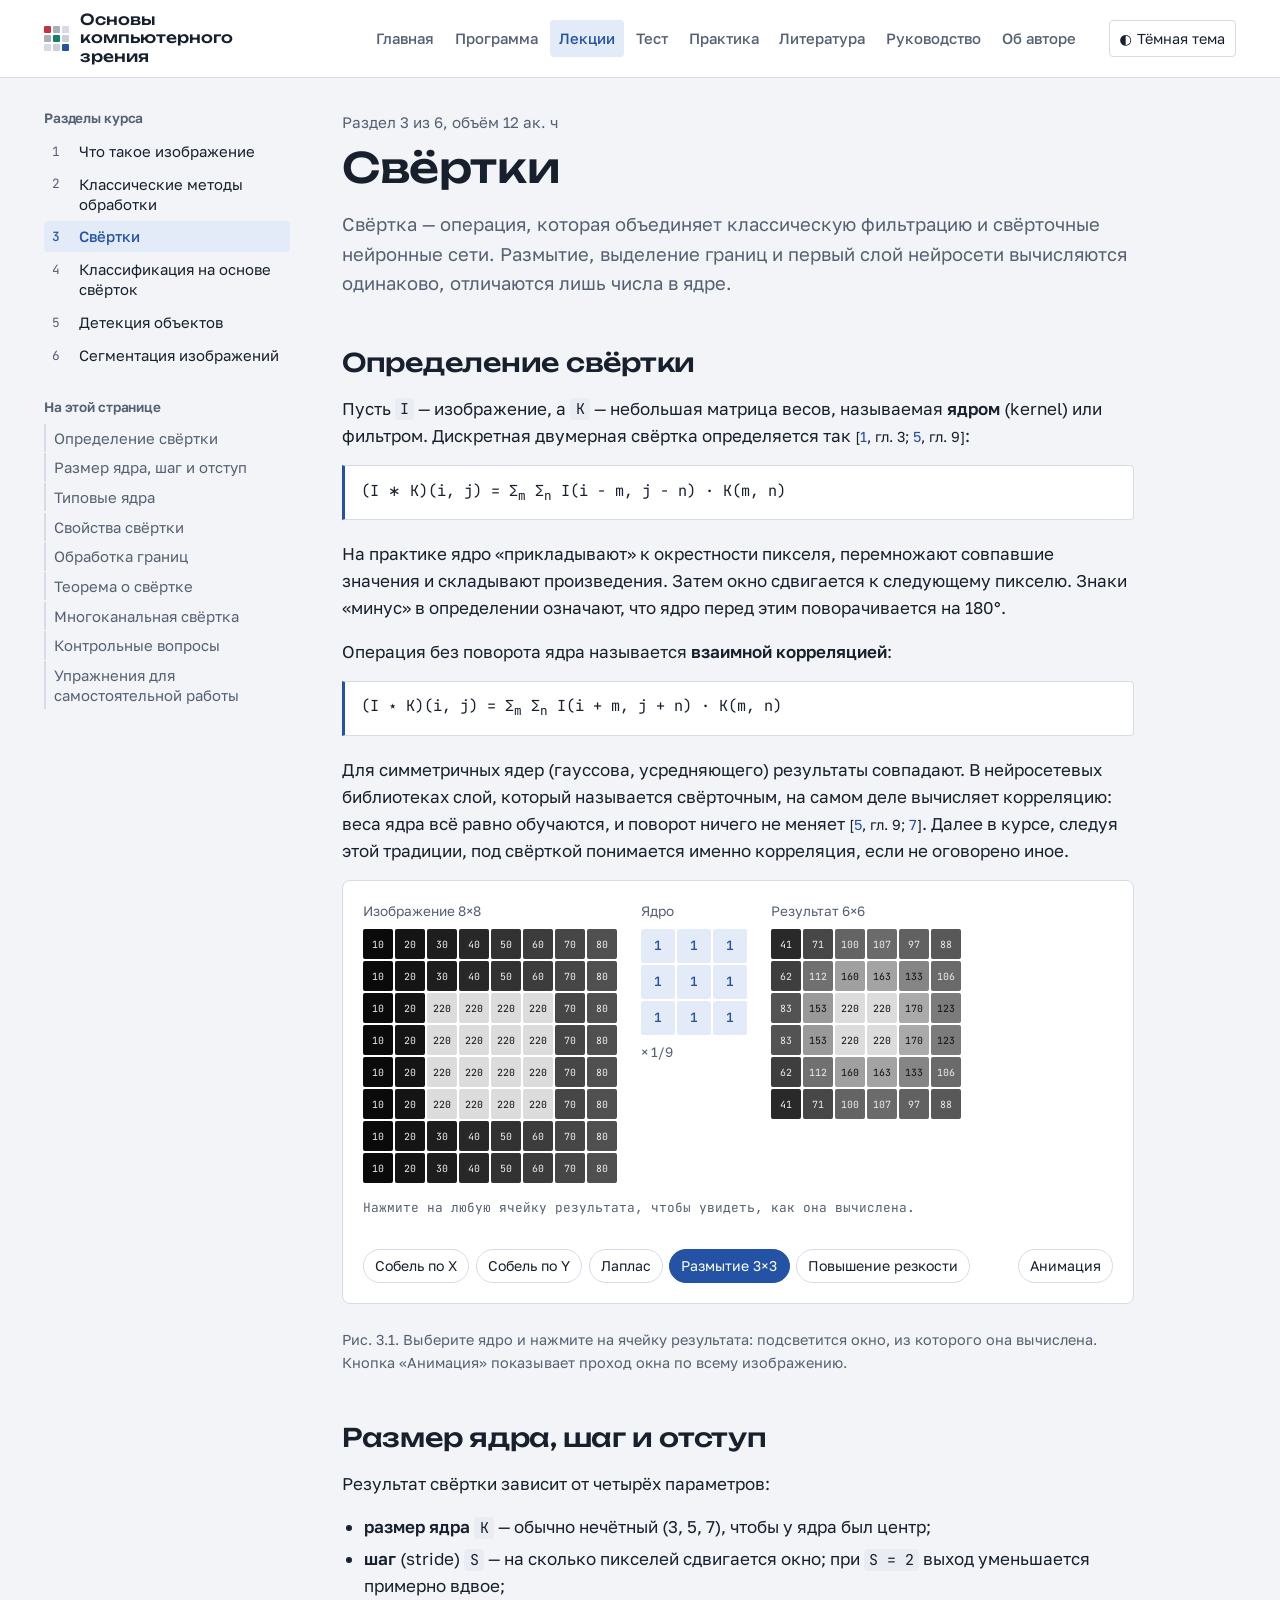
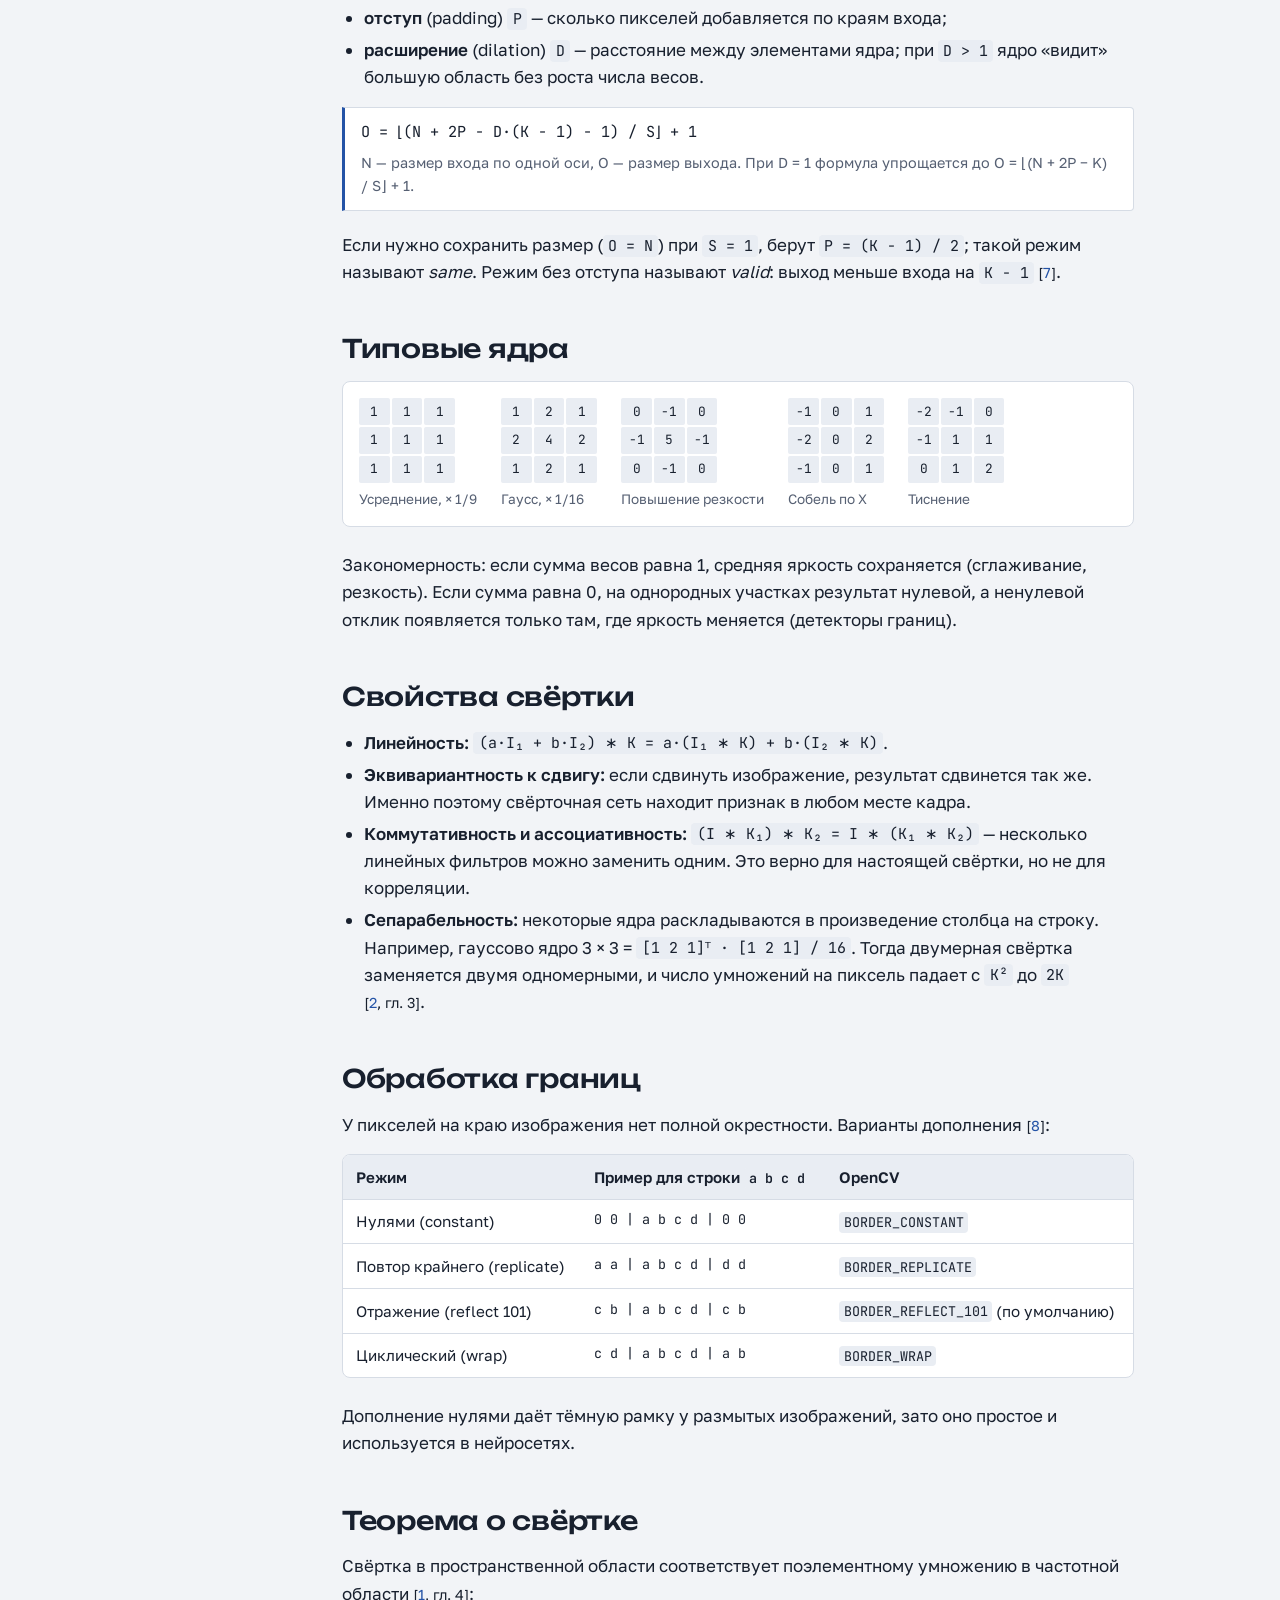
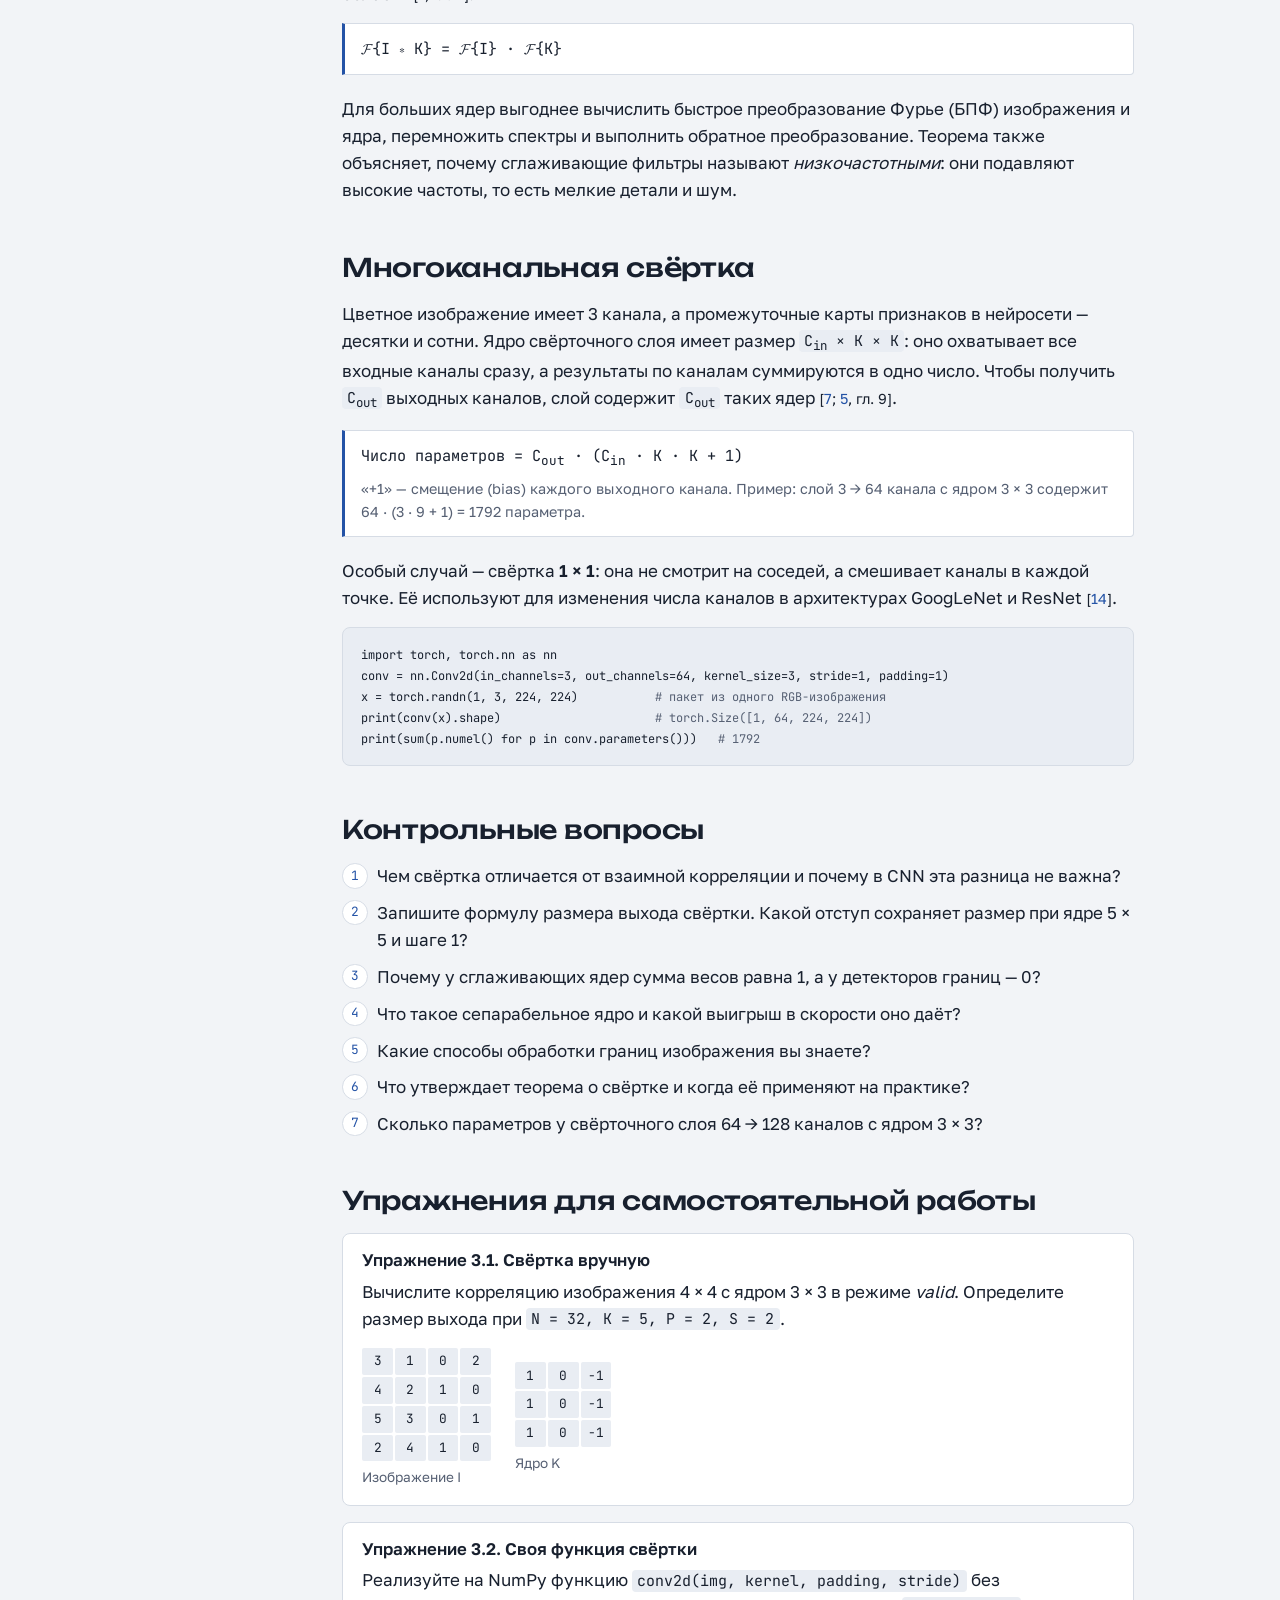
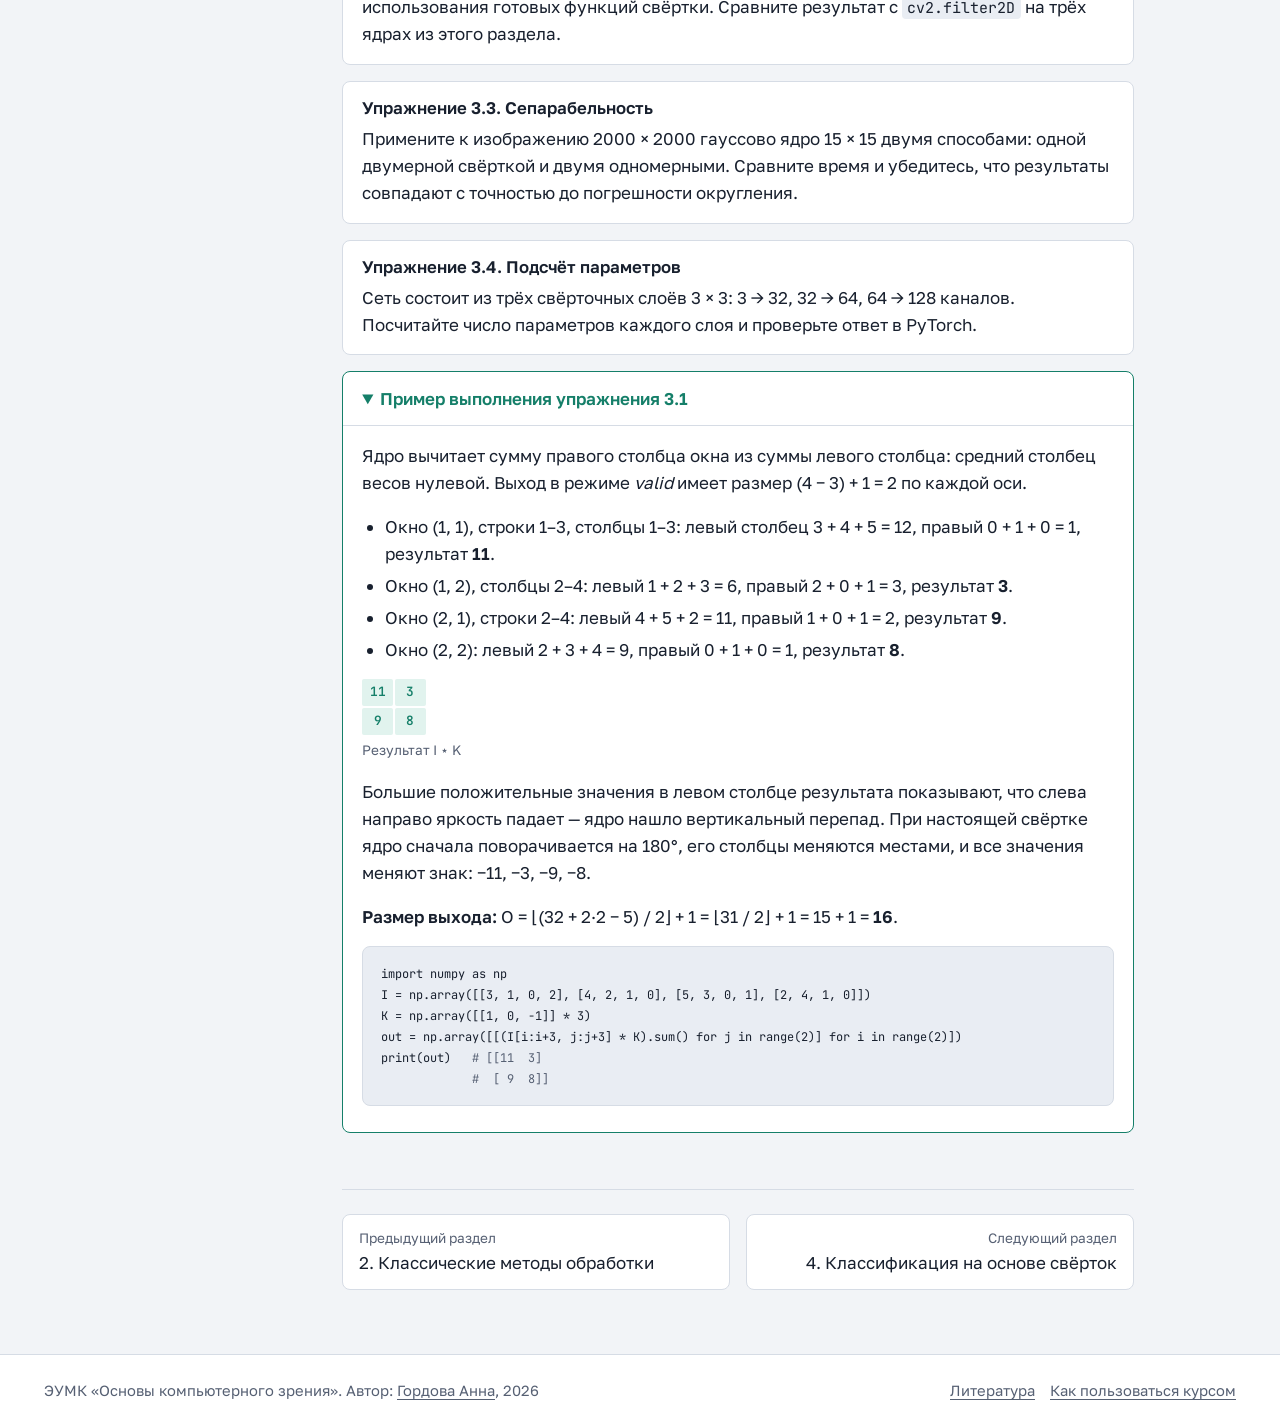
<file: section-3.html>
<!doctype html>
<html lang="ru">
<head>
<meta charset="utf-8">
<meta name="viewport" content="width=device-width, initial-scale=1">
<title>Свёртки — Основы компьютерного зрения</title>
<meta name="description" content="Раздел 3 курса «Основы компьютерного зрения»: свёртки.">
<meta name="author" content="Гордова Анна">
<link rel="preconnect" href="https://fonts.googleapis.com">
<link rel="preconnect" href="https://fonts.gstatic.com" crossorigin>
<link href="https://fonts.googleapis.com/css2?family=Golos+Text:wght@400;500;600&family=JetBrains+Mono:wght@400;500&family=Unbounded:wght@500;600&display=swap" rel="stylesheet">
<link rel="stylesheet" href="assets/style.css">
<link rel="icon" href="data:image/svg+xml,%3Csvg xmlns='http://www.w3.org/2000/svg' viewBox='0 0 3 3'%3E%3Crect width='1' height='1' fill='%23c8323f'/%3E%3Crect x='1' y='1' width='1' height='1' fill='%23157f69'/%3E%3Crect x='2' y='2' width='1' height='1' fill='%232453a6'/%3E%3C/svg%3E">
<script src="assets/site.js"></script>
</head>
<body>
<a class="skip" href="#main">Перейти к содержимому</a>
<header class="site-header">
  <div class="site-header__inner">
    <a class="brand" href="index.html"><span class="brand__mark" aria-hidden="true"><span></span><span></span><span></span><span></span><span></span><span></span><span></span><span></span><span></span></span>Основы компьютерного зрения</a>
    <button class="nav-toggle" type="button" aria-expanded="false" aria-controls="site-nav">Меню</button>
    <nav class="site-nav" id="site-nav" aria-label="Основная навигация">
      <ul>
        <li><a href="index.html">Главная</a></li>
        <li><a href="program.html">Программа</a></li>
        <li><a href="section-1.html" aria-current="page">Лекции</a></li>
        <li><a href="test.html">Тест</a></li>
        <li><a href="practice.html">Практика</a></li>
        <li><a href="sources.html">Литература</a></li>
        <li><a href="guide.html">Руководство</a></li>
        <li><a href="author.html">Об авторе</a></li>
      </ul>
    </nav>
    <button class="theme-toggle" type="button"><span class="tt-icon" aria-hidden="true">◐</span><span class="tt-text">Тёмная тема</span></button>
  </div>
</header>
<div class="layout">
<aside class="sidebar" aria-label="Разделы курса">
<h2>Разделы курса</h2>
<ol>
<li><a href="section-1.html"><span class="num">1</span><span>Что такое изображение</span></a></li>
<li><a href="section-2.html"><span class="num">2</span><span>Классические методы обработки</span></a></li>
<li><a href="section-3.html" aria-current="page"><span class="num">3</span><span>Свёртки</span></a></li>
<li><a href="section-4.html"><span class="num">4</span><span>Классификация на основе свёрток</span></a></li>
<li><a href="section-5.html"><span class="num">5</span><span>Детекция объектов</span></a></li>
<li><a href="section-6.html"><span class="num">6</span><span>Сегментация изображений</span></a></li>
</ol>
<div class="toc-block"><h2>На этой странице</h2>
<ul class="toc">
<li><a href="#definition">Определение свёртки</a></li>
<li><a href="#params">Размер ядра, шаг и отступ</a></li>
<li><a href="#kernels">Типовые ядра</a></li>
<li><a href="#properties">Свойства свёртки</a></li>
<li><a href="#borders">Обработка границ</a></li>
<li><a href="#fourier">Теорема о свёртке</a></li>
<li><a href="#multichannel">Многоканальная свёртка</a></li>
<li><a href="#questions">Контрольные вопросы</a></li>
<li><a href="#exercises">Упражнения для самостоятельной работы</a></li>
</ul></div>
</aside>
<main id="main"><article class="prose">
<div class="page-head">
  <p class="kicker">Раздел 3 из 6, объём 12 ак. ч</p>
  <h1>Свёртки</h1>
  <p class="lead">Свёртка — операция, которая объединяет классическую фильтрацию и свёрточные нейронные сети. Размытие, выделение границ и первый слой нейросети вычисляются одинаково, отличаются лишь числа в ядре.</p>
</div>

<h2 id="definition">Определение свёртки</h2>
<p>Пусть <code>I</code> — изображение, а <code>K</code> — небольшая матрица весов, называемая <strong>ядром</strong> (kernel) или фильтром. Дискретная двумерная свёртка определяется так <span class="ref">[<a href="sources.html#src-1">1</a>, гл. 3; <a href="sources.html#src-5">5</a>, гл. 9]</span>:</p>
<div class="formula">(I ∗ K)(i, j) = Σ<sub>m</sub> Σ<sub>n</sub> I(i − m, j − n) · K(m, n)</div>
<p>На практике ядро «прикладывают» к окрестности пикселя, перемножают совпавшие значения и складывают произведения. Затем окно сдвигается к следующему пикселю. Знаки «минус» в определении означают, что ядро перед этим поворачивается на 180°.</p>
<p>Операция без поворота ядра называется <strong>взаимной корреляцией</strong>:</p>
<div class="formula">(I ⋆ K)(i, j) = Σ<sub>m</sub> Σ<sub>n</sub> I(i + m, j + n) · K(m, n)</div>
<p>Для симметричных ядер (гауссова, усредняющего) результаты совпадают. В нейросетевых библиотеках слой, который называется свёрточным, на самом деле вычисляет корреляцию: веса ядра всё равно обучаются, и поворот ничего не меняет <span class="ref">[<a href="sources.html#src-5">5</a>, гл. 9; <a href="sources.html#src-7">7</a>]</span>. Далее в курсе, следуя этой традиции, под свёрткой понимается именно корреляция, если не оговорено иное.</p>

<figure>
  <div class="conv" data-conv data-kernel="box">
    <noscript>Интерактивная демонстрация свёртки работает при включённом JavaScript.</noscript>
  </div>
  <figcaption>Рис. 3.1. Выберите ядро и нажмите на ячейку результата: подсветится окно, из которого она вычислена. Кнопка «Анимация» показывает проход окна по всему изображению.</figcaption>
</figure>

<h2 id="params">Размер ядра, шаг и отступ</h2>
<p>Результат свёртки зависит от четырёх параметров:</p>
<ul>
  <li><strong>размер ядра</strong> <code>K</code> — обычно нечётный (3, 5, 7), чтобы у ядра был центр;</li>
  <li><strong>шаг</strong> (stride) <code>S</code> — на сколько пикселей сдвигается окно; при <code>S = 2</code> выход уменьшается примерно вдвое;</li>
  <li><strong>отступ</strong> (padding) <code>P</code> — сколько пикселей добавляется по краям входа;</li>
  <li><strong>расширение</strong> (dilation) <code>D</code> — расстояние между элементами ядра; при <code>D &gt; 1</code> ядро «видит» большую область без роста числа весов.</li>
</ul>
<div class="formula">O = ⌊(N + 2P − D·(K − 1) − 1) / S⌋ + 1
<span class="where">N — размер входа по одной оси, O — размер выхода. При D = 1 формула упрощается до O = ⌊(N + 2P − K) / S⌋ + 1.</span></div>
<p>Если нужно сохранить размер (<code>O = N</code>) при <code>S = 1</code>, берут <code>P = (K − 1) / 2</code>; такой режим называют <em>same</em>. Режим без отступа называют <em>valid</em>: выход меньше входа на <code>K − 1</code> <span class="ref">[<a href="sources.html#src-7">7</a>]</span>.</p>

<h2 id="kernels">Типовые ядра</h2>
<div class="fig-box" style="margin-bottom:1.5rem">
  <div class="matrices">
    <div><div class="matrix" style="grid-template-columns:repeat(3,auto)"><span>1</span><span>1</span><span>1</span><span>1</span><span>1</span><span>1</span><span>1</span><span>1</span><span>1</span></div><div class="cap">Усреднение, × 1/9</div></div>
    <div><div class="matrix" style="grid-template-columns:repeat(3,auto)"><span>1</span><span>2</span><span>1</span><span>2</span><span>4</span><span>2</span><span>1</span><span>2</span><span>1</span></div><div class="cap">Гаусс, × 1/16</div></div>
    <div><div class="matrix" style="grid-template-columns:repeat(3,auto)"><span>0</span><span>−1</span><span>0</span><span>−1</span><span>5</span><span>−1</span><span>0</span><span>−1</span><span>0</span></div><div class="cap">Повышение резкости</div></div>
    <div><div class="matrix" style="grid-template-columns:repeat(3,auto)"><span>−1</span><span>0</span><span>1</span><span>−2</span><span>0</span><span>2</span><span>−1</span><span>0</span><span>1</span></div><div class="cap">Собель по X</div></div>
    <div><div class="matrix" style="grid-template-columns:repeat(3,auto)"><span>−2</span><span>−1</span><span>0</span><span>−1</span><span>1</span><span>1</span><span>0</span><span>1</span><span>2</span></div><div class="cap">Тиснение</div></div>
  </div>
</div>
<p>Закономерность: если сумма весов равна 1, средняя яркость сохраняется (сглаживание, резкость). Если сумма равна 0, на однородных участках результат нулевой, а ненулевой отклик появляется только там, где яркость меняется (детекторы границ).</p>

<h2 id="properties">Свойства свёртки</h2>
<ul>
  <li><strong>Линейность:</strong> <code>(a·I₁ + b·I₂) ∗ K = a·(I₁ ∗ K) + b·(I₂ ∗ K)</code>.</li>
  <li><strong>Эквивариантность к сдвигу:</strong> если сдвинуть изображение, результат сдвинется так же. Именно поэтому свёрточная сеть находит признак в любом месте кадра.</li>
  <li><strong>Коммутативность и ассоциативность:</strong> <code>(I ∗ K₁) ∗ K₂ = I ∗ (K₁ ∗ K₂)</code> — несколько линейных фильтров можно заменить одним. Это верно для настоящей свёртки, но не для корреляции.</li>
  <li><strong>Сепарабельность:</strong> некоторые ядра раскладываются в произведение столбца на строку. Например, гауссово ядро 3 × 3 = <code>[1 2 1]ᵀ · [1 2 1] / 16</code>. Тогда двумерная свёртка заменяется двумя одномерными, и число умножений на пиксель падает с <code>K²</code> до <code>2K</code> <span class="ref">[<a href="sources.html#src-2">2</a>, гл. 3]</span>.</li>
</ul>

<h2 id="borders">Обработка границ</h2>
<p>У пикселей на краю изображения нет полной окрестности. Варианты дополнения <span class="ref">[<a href="sources.html#src-8">8</a>]</span>:</p>
<div class="table-wrap">
<table>
  <thead><tr><th>Режим</th><th>Пример для строки <code>a b c d</code></th><th>OpenCV</th></tr></thead>
  <tbody>
    <tr><td>Нулями (constant)</td><td class="mono">0 0 | a b c d | 0 0</td><td><code>BORDER_CONSTANT</code></td></tr>
    <tr><td>Повтор крайнего (replicate)</td><td class="mono">a a | a b c d | d d</td><td><code>BORDER_REPLICATE</code></td></tr>
    <tr><td>Отражение (reflect 101)</td><td class="mono">c b | a b c d | c b</td><td><code>BORDER_REFLECT_101</code> (по умолчанию)</td></tr>
    <tr><td>Циклический (wrap)</td><td class="mono">c d | a b c d | a b</td><td><code>BORDER_WRAP</code></td></tr>
  </tbody>
</table>
</div>
<p>Дополнение нулями даёт тёмную рамку у размытых изображений, зато оно простое и используется в нейросетях.</p>

<h2 id="fourier">Теорема о свёртке</h2>
<p>Свёртка в пространственной области соответствует поэлементному умножению в частотной области <span class="ref">[<a href="sources.html#src-1">1</a>, гл. 4]</span>:</p>
<div class="formula">𝓕{I ∗ K} = 𝓕{I} · 𝓕{K}</div>
<p>Для больших ядер выгоднее вычислить быстрое преобразование Фурье (БПФ) изображения и ядра, перемножить спектры и выполнить обратное преобразование. Теорема также объясняет, почему сглаживающие фильтры называют <em>низкочастотными</em>: они подавляют высокие частоты, то есть мелкие детали и шум.</p>

<h2 id="multichannel">Многоканальная свёртка</h2>
<p>Цветное изображение имеет 3 канала, а промежуточные карты признаков в нейросети — десятки и сотни. Ядро свёрточного слоя имеет размер <code>C<sub>in</sub> × K × K</code>: оно охватывает все входные каналы сразу, а результаты по каналам суммируются в одно число. Чтобы получить <code>C<sub>out</sub></code> выходных каналов, слой содержит <code>C<sub>out</sub></code> таких ядер <span class="ref">[<a href="sources.html#src-7">7</a>; <a href="sources.html#src-5">5</a>, гл. 9]</span>.</p>
<div class="formula">Число параметров = C<sub>out</sub> · (C<sub>in</sub> · K · K + 1)
<span class="where">«+1» — смещение (bias) каждого выходного канала. Пример: слой 3 → 64 канала с ядром 3 × 3 содержит 64 · (3 · 9 + 1) = 1792 параметра.</span></div>
<p>Особый случай — свёртка <strong>1 × 1</strong>: она не смотрит на соседей, а смешивает каналы в каждой точке. Её используют для изменения числа каналов в архитектурах GoogLeNet и ResNet <span class="ref">[<a href="sources.html#src-14">14</a>]</span>.</p>
<pre><code>import torch, torch.nn as nn
conv = nn.Conv2d(in_channels=3, out_channels=64, kernel_size=3, stride=1, padding=1)
x = torch.randn(1, 3, 224, 224)           <span class="c"># пакет из одного RGB-изображения</span>
print(conv(x).shape)                      <span class="c"># torch.Size([1, 64, 224, 224])</span>
print(sum(p.numel() for p in conv.parameters()))   <span class="c"># 1792</span></code></pre>

<h2 id="questions">Контрольные вопросы</h2>
<ol class="qlist">
  <li>Чем свёртка отличается от взаимной корреляции и почему в CNN эта разница не важна?</li>
  <li>Запишите формулу размера выхода свёртки. Какой отступ сохраняет размер при ядре 5 × 5 и шаге 1?</li>
  <li>Почему у сглаживающих ядер сумма весов равна 1, а у детекторов границ — 0?</li>
  <li>Что такое сепарабельное ядро и какой выигрыш в скорости оно даёт?</li>
  <li>Какие способы обработки границ изображения вы знаете?</li>
  <li>Что утверждает теорема о свёртке и когда её применяют на практике?</li>
  <li>Сколько параметров у свёрточного слоя 64 → 128 каналов с ядром 3 × 3?</li>
</ol>

<h2 id="exercises">Упражнения для самостоятельной работы</h2>
<div class="exercise">
  <h4>Упражнение 3.1. Свёртка вручную</h4>
  <p>Вычислите корреляцию изображения 4 × 4 с ядром 3 × 3 в режиме <em>valid</em>. Определите размер выхода при <code>N = 32, K = 5, P = 2, S = 2</code>.</p>
  <div class="matrices">
    <div><div class="matrix" style="grid-template-columns:repeat(4,auto)"><span>3</span><span>1</span><span>0</span><span>2</span><span>4</span><span>2</span><span>1</span><span>0</span><span>5</span><span>3</span><span>0</span><span>1</span><span>2</span><span>4</span><span>1</span><span>0</span></div><div class="cap">Изображение I</div></div>
    <div><div class="matrix" style="grid-template-columns:repeat(3,auto)"><span>1</span><span>0</span><span>−1</span><span>1</span><span>0</span><span>−1</span><span>1</span><span>0</span><span>−1</span></div><div class="cap">Ядро K</div></div>
  </div>
</div>
<div class="exercise">
  <h4>Упражнение 3.2. Своя функция свёртки</h4>
  <p>Реализуйте на NumPy функцию <code>conv2d(img, kernel, padding, stride)</code> без использования готовых функций свёртки. Сравните результат с <code>cv2.filter2D</code> на трёх ядрах из этого раздела.</p>
</div>
<div class="exercise">
  <h4>Упражнение 3.3. Сепарабельность</h4>
  <p>Примените к изображению 2000 × 2000 гауссово ядро 15 × 15 двумя способами: одной двумерной свёрткой и двумя одномерными. Сравните время и убедитесь, что результаты совпадают с точностью до погрешности округления.</p>
</div>
<div class="exercise">
  <h4>Упражнение 3.4. Подсчёт параметров</h4>
  <p>Сеть состоит из трёх свёрточных слоёв 3 × 3: 3 → 32, 32 → 64, 64 → 128 каналов. Посчитайте число параметров каждого слоя и проверьте ответ в PyTorch.</p>
</div>

<details class="solution" open>
  <summary>Пример выполнения упражнения 3.1</summary>
  <div class="body">
    <p>Ядро вычитает сумму правого столбца окна из суммы левого столбца: средний столбец весов нулевой. Выход в режиме <em>valid</em> имеет размер (4 − 3) + 1 = 2 по каждой оси.</p>
    <ul>
      <li>Окно (1, 1), строки 1–3, столбцы 1–3: левый столбец 3 + 4 + 5 = 12, правый 0 + 1 + 0 = 1, результат <strong>11</strong>.</li>
      <li>Окно (1, 2), столбцы 2–4: левый 1 + 2 + 3 = 6, правый 2 + 0 + 1 = 3, результат <strong>3</strong>.</li>
      <li>Окно (2, 1), строки 2–4: левый 4 + 5 + 2 = 11, правый 1 + 0 + 1 = 2, результат <strong>9</strong>.</li>
      <li>Окно (2, 2): левый 2 + 3 + 4 = 9, правый 0 + 1 + 0 = 1, результат <strong>8</strong>.</li>
    </ul>
    <div class="matrices" style="margin-bottom:1rem">
      <div><div class="matrix" style="grid-template-columns:repeat(2,auto)"><span class="hl2">11</span><span class="hl2">3</span><span class="hl2">9</span><span class="hl2">8</span></div><div class="cap">Результат I ⋆ K</div></div>
    </div>
    <p>Большие положительные значения в левом столбце результата показывают, что слева направо яркость падает — ядро нашло вертикальный перепад. При настоящей свёртке ядро сначала поворачивается на 180°, его столбцы меняются местами, и все значения меняют знак: −11, −3, −9, −8.</p>
    <p><strong>Размер выхода:</strong> O = ⌊(32 + 2·2 − 5) / 2⌋ + 1 = ⌊31 / 2⌋ + 1 = 15 + 1 = <strong>16</strong>.</p>
<pre><code>import numpy as np
I = np.array([[3, 1, 0, 2], [4, 2, 1, 0], [5, 3, 0, 1], [2, 4, 1, 0]])
K = np.array([[1, 0, -1]] * 3)
out = np.array([[(I[i:i+3, j:j+3] * K).sum() for j in range(2)] for i in range(2)])
print(out)   <span class="c"># [[11  3]
             #  [ 9  8]]</span></code></pre>
  </div>
</details>

<nav class="pager" aria-label="Соседние разделы">
<a class="prev" href="section-2.html"><small>Предыдущий раздел</small>2. Классические методы обработки</a>
<a class="next" href="section-4.html"><small>Следующий раздел</small>4. Классификация на основе свёрток</a>
</nav>
</article></main>
</div>
<footer class="site-footer">
  <div class="site-footer__inner">
    <span>ЭУМК «Основы компьютерного зрения». Автор: <a href="author.html">Гордова Анна</a>, 2026</span>
    <span><a href="sources.html">Литература</a>&emsp;<a href="guide.html">Как пользоваться курсом</a></span>
  </div>
</footer>
</body>
</html>
</file>
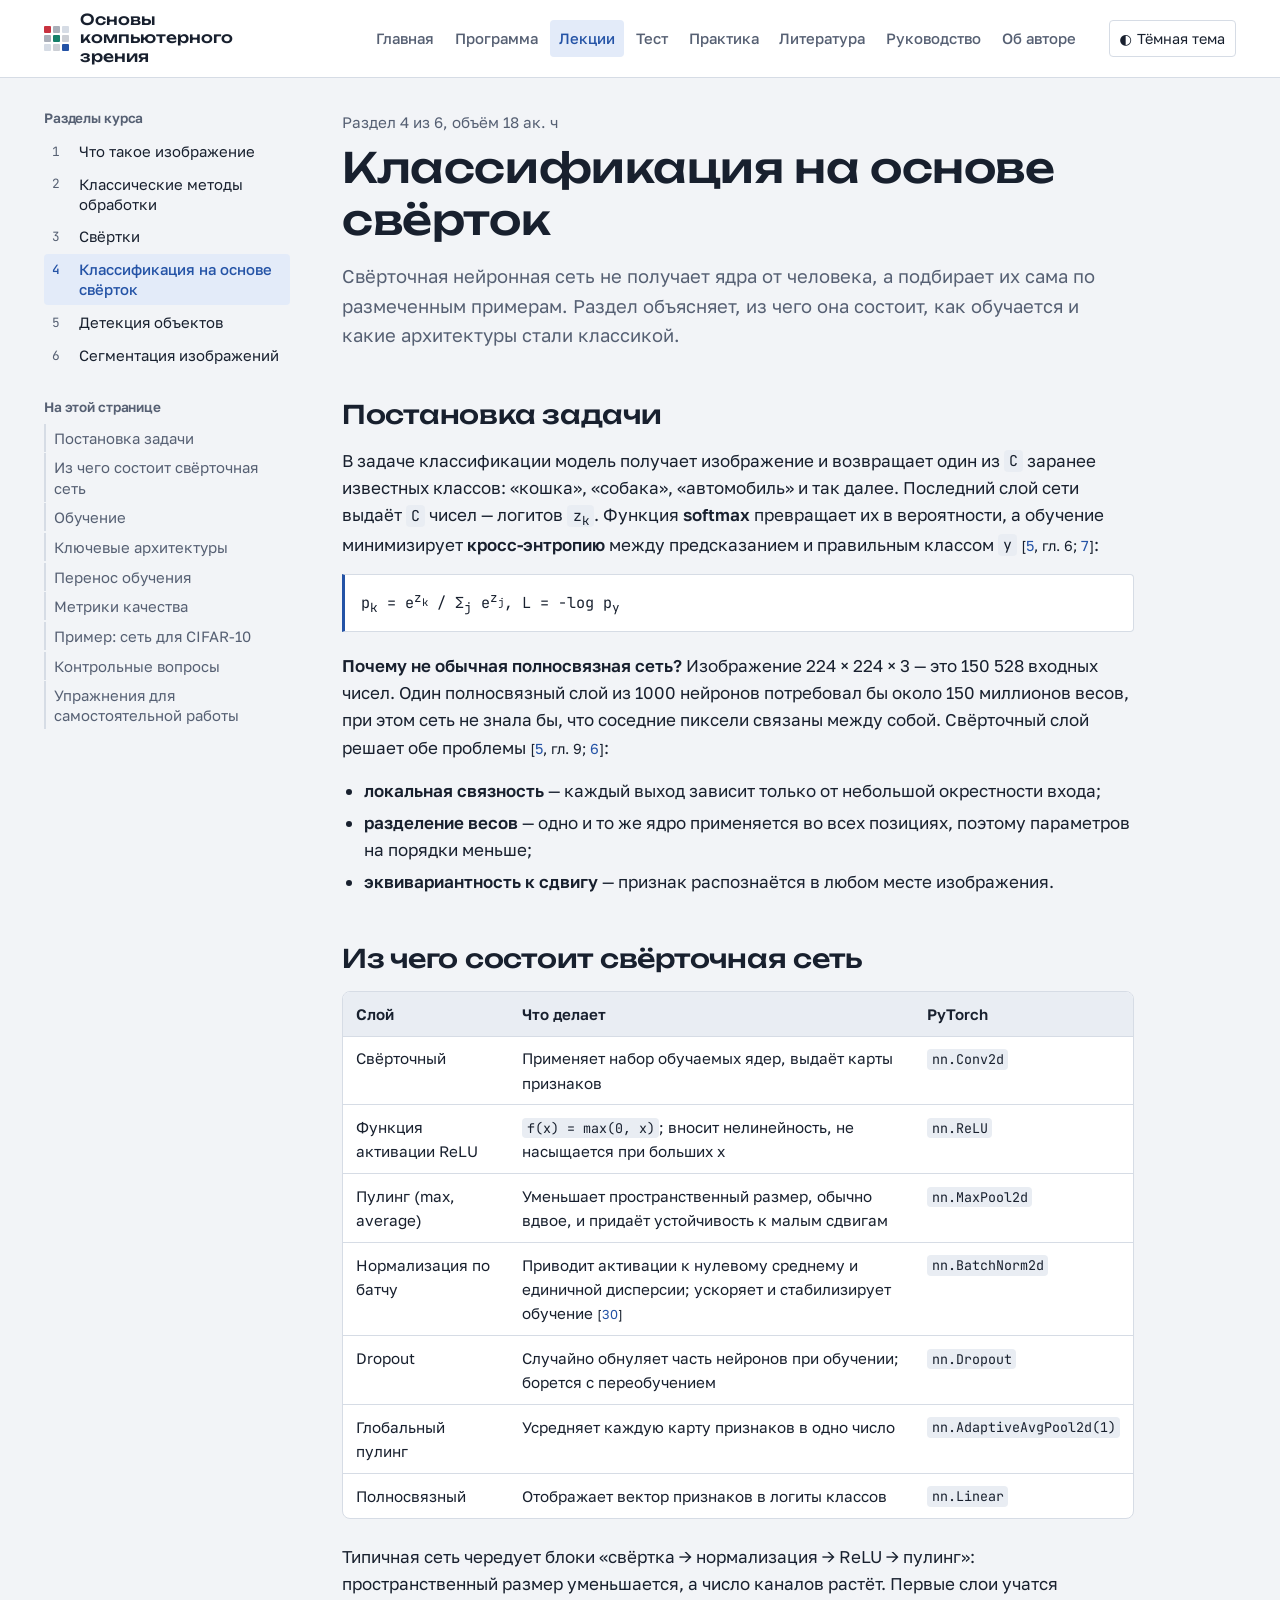
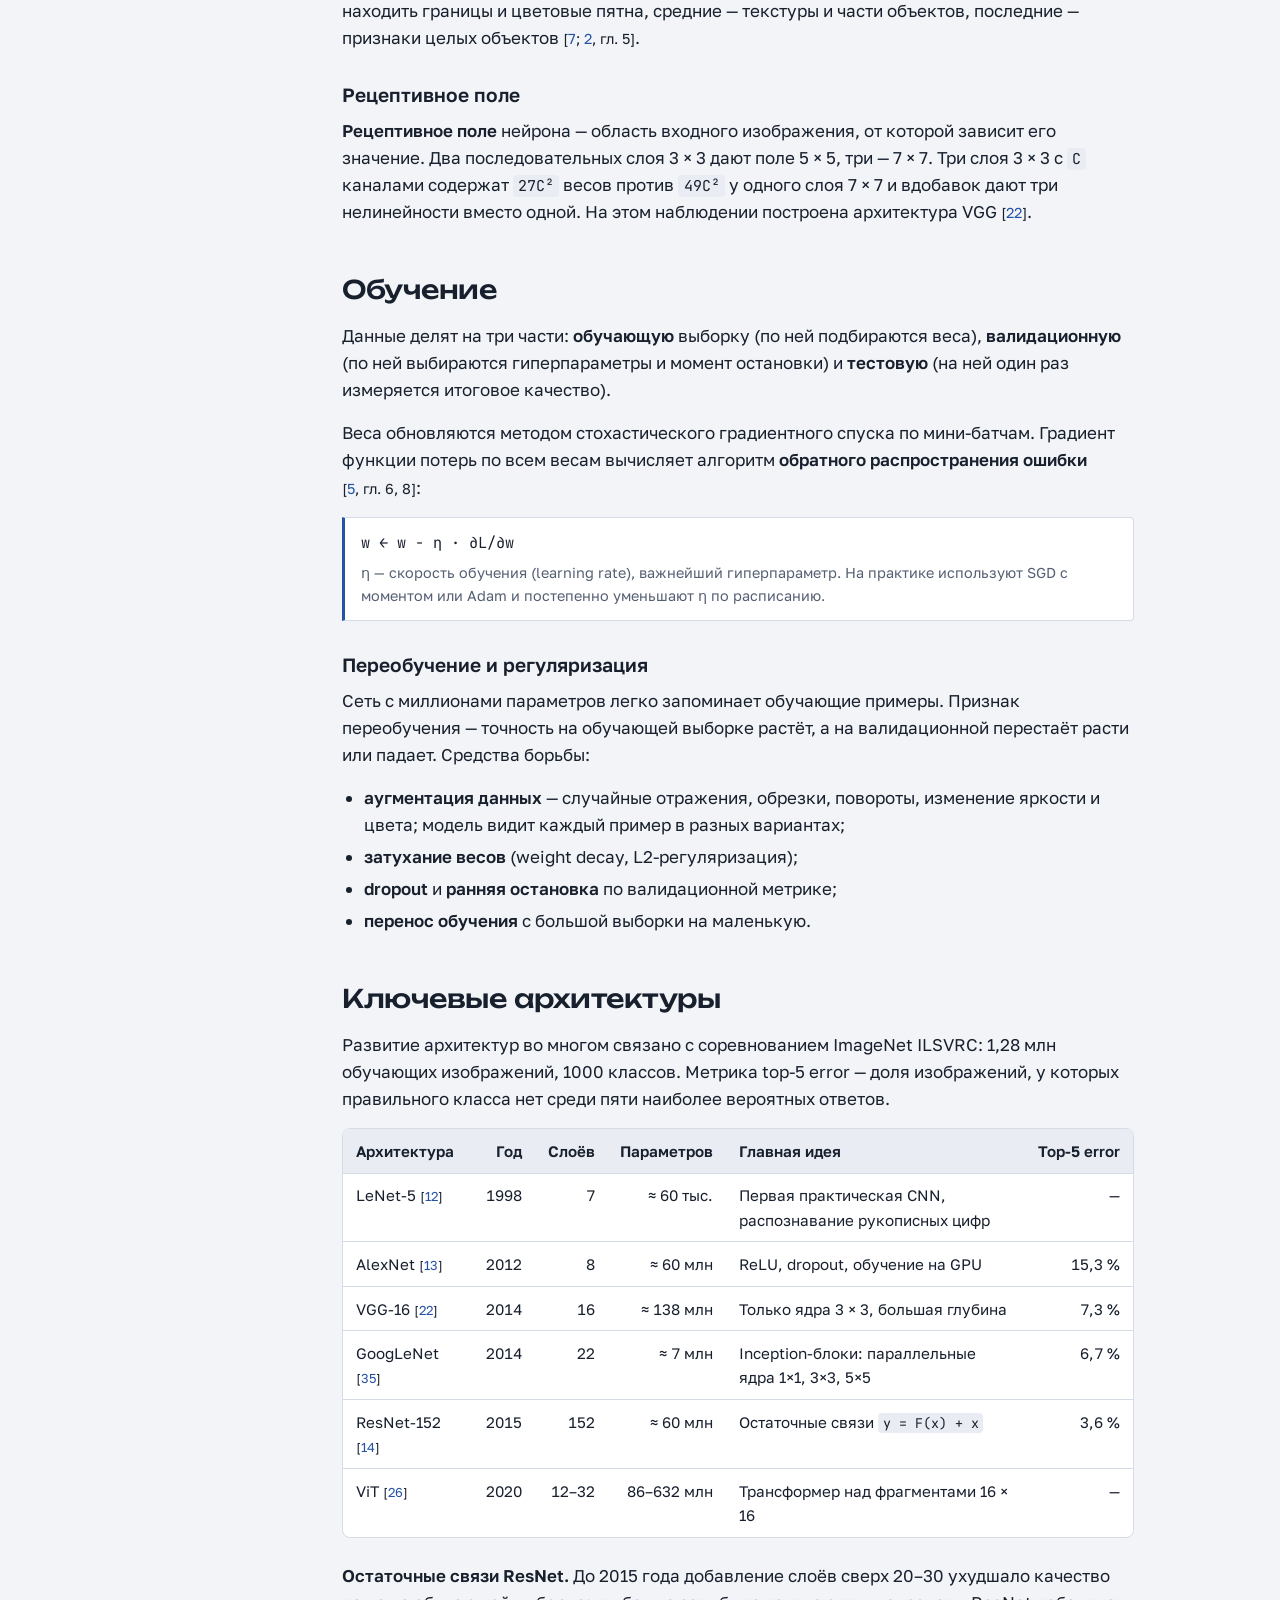
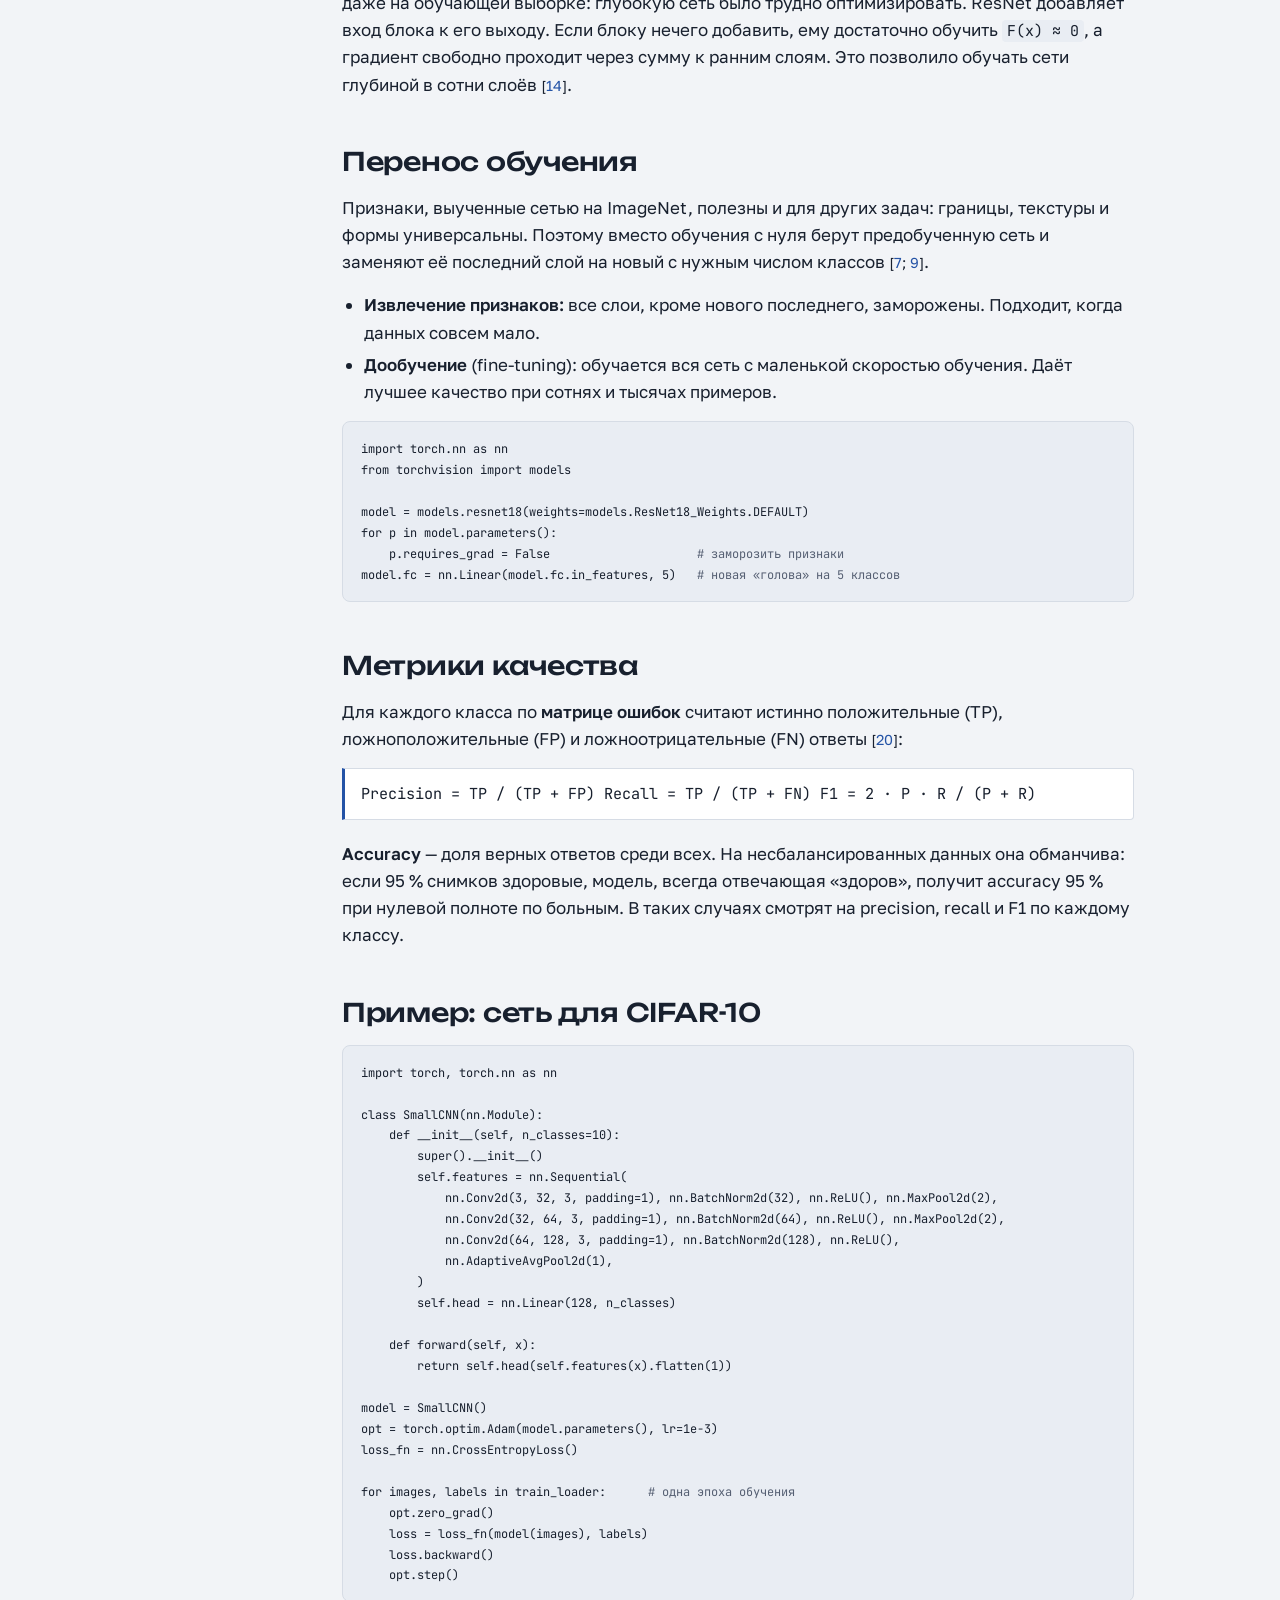
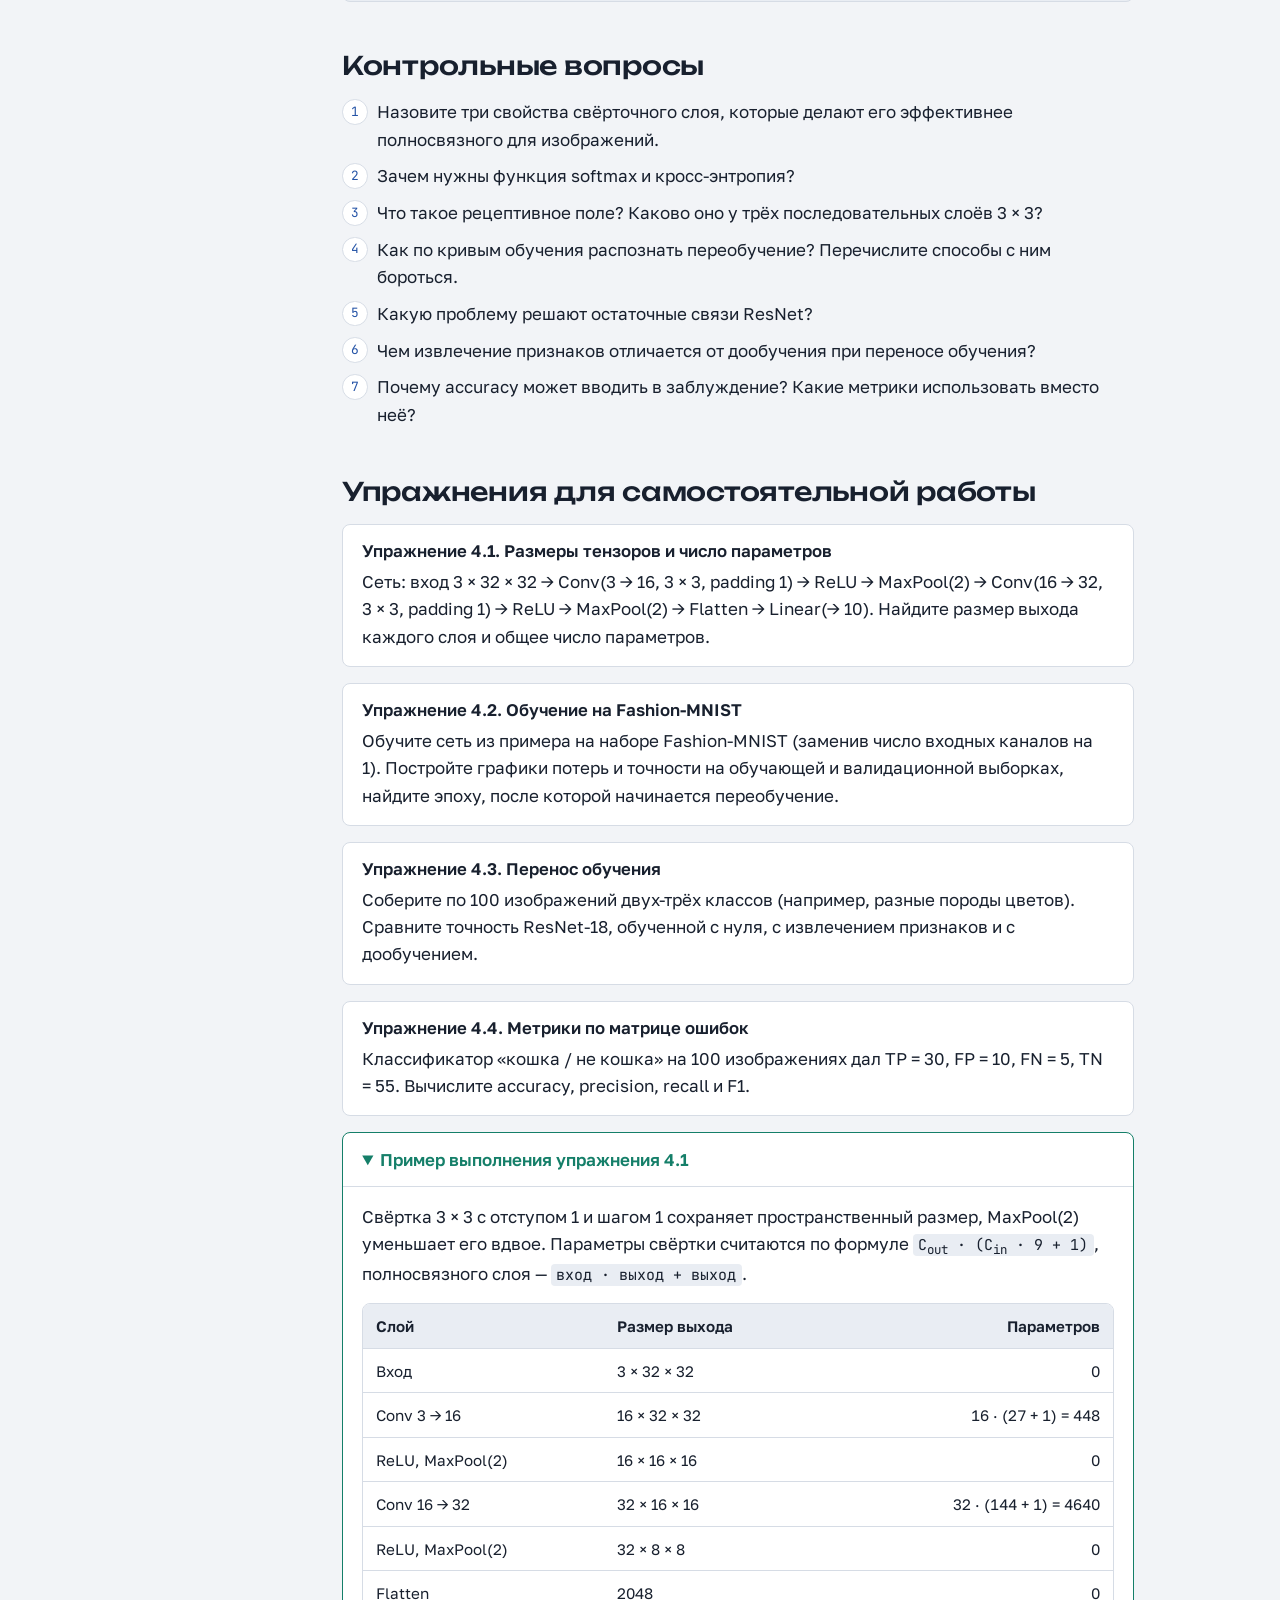
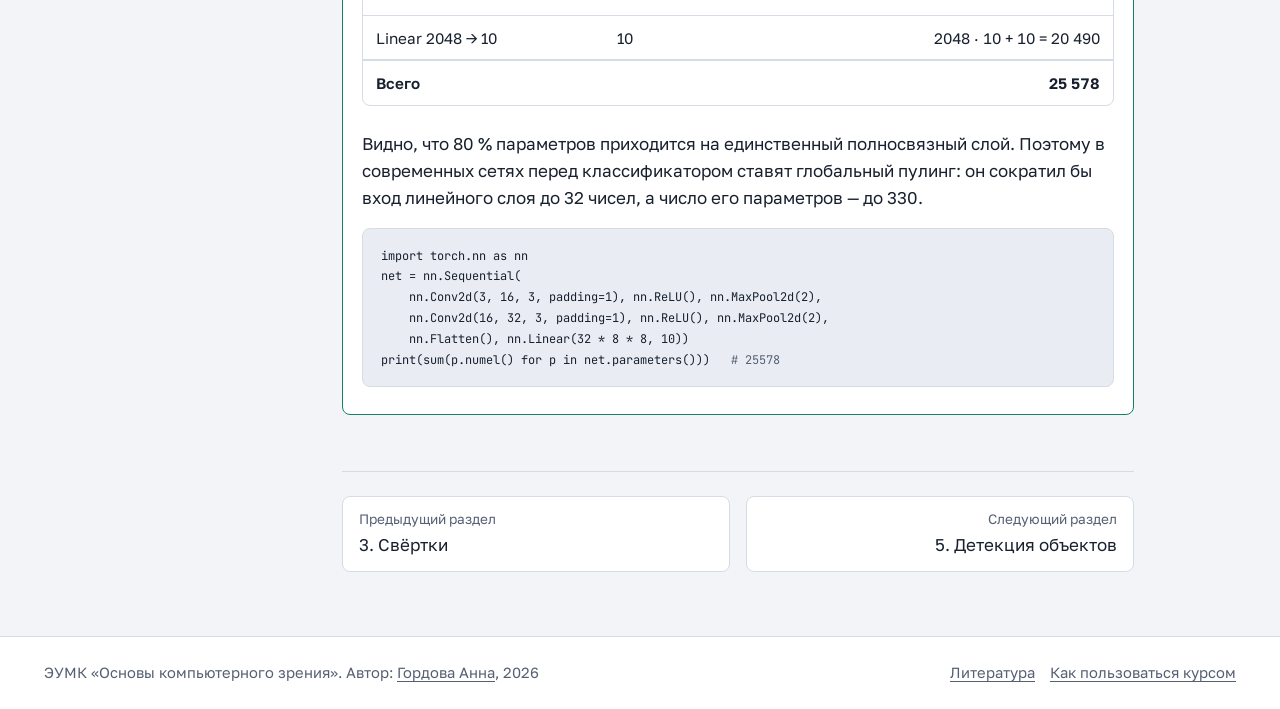
<file: section-4.html>
<!doctype html>
<html lang="ru">
<head>
<meta charset="utf-8">
<meta name="viewport" content="width=device-width, initial-scale=1">
<title>Классификация на основе свёрток — Основы компьютерного зрения</title>
<meta name="description" content="Раздел 4 курса «Основы компьютерного зрения»: классификация на основе свёрток.">
<meta name="author" content="Гордова Анна">
<link rel="preconnect" href="https://fonts.googleapis.com">
<link rel="preconnect" href="https://fonts.gstatic.com" crossorigin>
<link href="https://fonts.googleapis.com/css2?family=Golos+Text:wght@400;500;600&family=JetBrains+Mono:wght@400;500&family=Unbounded:wght@500;600&display=swap" rel="stylesheet">
<link rel="stylesheet" href="assets/style.css">
<link rel="icon" href="data:image/svg+xml,%3Csvg xmlns='http://www.w3.org/2000/svg' viewBox='0 0 3 3'%3E%3Crect width='1' height='1' fill='%23c8323f'/%3E%3Crect x='1' y='1' width='1' height='1' fill='%23157f69'/%3E%3Crect x='2' y='2' width='1' height='1' fill='%232453a6'/%3E%3C/svg%3E">
<script src="assets/site.js"></script>
</head>
<body>
<a class="skip" href="#main">Перейти к содержимому</a>
<header class="site-header">
  <div class="site-header__inner">
    <a class="brand" href="index.html"><span class="brand__mark" aria-hidden="true"><span></span><span></span><span></span><span></span><span></span><span></span><span></span><span></span><span></span></span>Основы компьютерного зрения</a>
    <button class="nav-toggle" type="button" aria-expanded="false" aria-controls="site-nav">Меню</button>
    <nav class="site-nav" id="site-nav" aria-label="Основная навигация">
      <ul>
        <li><a href="index.html">Главная</a></li>
        <li><a href="program.html">Программа</a></li>
        <li><a href="section-1.html" aria-current="page">Лекции</a></li>
        <li><a href="test.html">Тест</a></li>
        <li><a href="practice.html">Практика</a></li>
        <li><a href="sources.html">Литература</a></li>
        <li><a href="guide.html">Руководство</a></li>
        <li><a href="author.html">Об авторе</a></li>
      </ul>
    </nav>
    <button class="theme-toggle" type="button"><span class="tt-icon" aria-hidden="true">◐</span><span class="tt-text">Тёмная тема</span></button>
  </div>
</header>
<div class="layout">
<aside class="sidebar" aria-label="Разделы курса">
<h2>Разделы курса</h2>
<ol>
<li><a href="section-1.html"><span class="num">1</span><span>Что такое изображение</span></a></li>
<li><a href="section-2.html"><span class="num">2</span><span>Классические методы обработки</span></a></li>
<li><a href="section-3.html"><span class="num">3</span><span>Свёртки</span></a></li>
<li><a href="section-4.html" aria-current="page"><span class="num">4</span><span>Классификация на основе свёрток</span></a></li>
<li><a href="section-5.html"><span class="num">5</span><span>Детекция объектов</span></a></li>
<li><a href="section-6.html"><span class="num">6</span><span>Сегментация изображений</span></a></li>
</ol>
<div class="toc-block"><h2>На этой странице</h2>
<ul class="toc">
<li><a href="#task">Постановка задачи</a></li>
<li><a href="#layers">Из чего состоит свёрточная сеть</a></li>
<li><a href="#training">Обучение</a></li>
<li><a href="#architectures">Ключевые архитектуры</a></li>
<li><a href="#transfer">Перенос обучения</a></li>
<li><a href="#metrics">Метрики качества</a></li>
<li><a href="#code">Пример: сеть для CIFAR-10</a></li>
<li><a href="#questions">Контрольные вопросы</a></li>
<li><a href="#exercises">Упражнения для самостоятельной работы</a></li>
</ul></div>
</aside>
<main id="main"><article class="prose">
<div class="page-head">
  <p class="kicker">Раздел 4 из 6, объём 18 ак. ч</p>
  <h1>Классификация на основе свёрток</h1>
  <p class="lead">Свёрточная нейронная сеть не получает ядра от человека, а подбирает их сама по размеченным примерам. Раздел объясняет, из чего она состоит, как обучается и какие архитектуры стали классикой.</p>
</div>

<h2 id="task">Постановка задачи</h2>
<p>В задаче классификации модель получает изображение и возвращает один из <code>C</code> заранее известных классов: «кошка», «собака», «автомобиль» и так далее. Последний слой сети выдаёт <code>C</code> чисел — логитов <code>z<sub>k</sub></code>. Функция <strong>softmax</strong> превращает их в вероятности, а обучение минимизирует <strong>кросс-энтропию</strong> между предсказанием и правильным классом <code>y</code> <span class="ref">[<a href="sources.html#src-5">5</a>, гл. 6; <a href="sources.html#src-7">7</a>]</span>:</p>
<div class="formula">p<sub>k</sub> = e<sup>z<sub>k</sub></sup> / Σ<sub>j</sub> e<sup>z<sub>j</sub></sup>,        L = −log p<sub>y</sub></div>
<p><strong>Почему не обычная полносвязная сеть?</strong> Изображение 224 × 224 × 3 — это 150 528 входных чисел. Один полносвязный слой из 1000 нейронов потребовал бы около 150 миллионов весов, при этом сеть не знала бы, что соседние пиксели связаны между собой. Свёрточный слой решает обе проблемы <span class="ref">[<a href="sources.html#src-5">5</a>, гл. 9; <a href="sources.html#src-6">6</a>]</span>:</p>
<ul>
  <li><strong>локальная связность</strong> — каждый выход зависит только от небольшой окрестности входа;</li>
  <li><strong>разделение весов</strong> — одно и то же ядро применяется во всех позициях, поэтому параметров на порядки меньше;</li>
  <li><strong>эквивариантность к сдвигу</strong> — признак распознаётся в любом месте изображения.</li>
</ul>

<h2 id="layers">Из чего состоит свёрточная сеть</h2>
<div class="table-wrap">
<table>
  <thead><tr><th>Слой</th><th>Что делает</th><th>PyTorch</th></tr></thead>
  <tbody>
    <tr><td>Свёрточный</td><td>Применяет набор обучаемых ядер, выдаёт карты признаков</td><td><code>nn.Conv2d</code></td></tr>
    <tr><td>Функция активации ReLU</td><td><code>f(x) = max(0, x)</code>; вносит нелинейность, не насыщается при больших x</td><td><code>nn.ReLU</code></td></tr>
    <tr><td>Пулинг (max, average)</td><td>Уменьшает пространственный размер, обычно вдвое, и придаёт устойчивость к малым сдвигам</td><td><code>nn.MaxPool2d</code></td></tr>
    <tr><td>Нормализация по батчу</td><td>Приводит активации к нулевому среднему и единичной дисперсии; ускоряет и стабилизирует обучение <span class="ref">[<a href="sources.html#src-30">30</a>]</span></td><td><code>nn.BatchNorm2d</code></td></tr>
    <tr><td>Dropout</td><td>Случайно обнуляет часть нейронов при обучении; борется с переобучением</td><td><code>nn.Dropout</code></td></tr>
    <tr><td>Глобальный пулинг</td><td>Усредняет каждую карту признаков в одно число</td><td><code>nn.AdaptiveAvgPool2d(1)</code></td></tr>
    <tr><td>Полносвязный</td><td>Отображает вектор признаков в логиты классов</td><td><code>nn.Linear</code></td></tr>
  </tbody>
</table>
</div>
<p>Типичная сеть чередует блоки «свёртка → нормализация → ReLU → пулинг»: пространственный размер уменьшается, а число каналов растёт. Первые слои учатся находить границы и цветовые пятна, средние — текстуры и части объектов, последние — признаки целых объектов <span class="ref">[<a href="sources.html#src-7">7</a>; <a href="sources.html#src-2">2</a>, гл. 5]</span>.</p>
<h3>Рецептивное поле</h3>
<p><strong>Рецептивное поле</strong> нейрона — область входного изображения, от которой зависит его значение. Два последовательных слоя 3 × 3 дают поле 5 × 5, три — 7 × 7. Три слоя 3 × 3 с <code>C</code> каналами содержат <code>27C²</code> весов против <code>49C²</code> у одного слоя 7 × 7 и вдобавок дают три нелинейности вместо одной. На этом наблюдении построена архитектура VGG <span class="ref">[<a href="sources.html#src-22">22</a>]</span>.</p>

<h2 id="training">Обучение</h2>
<p>Данные делят на три части: <strong>обучающую</strong> выборку (по ней подбираются веса), <strong>валидационную</strong> (по ней выбираются гиперпараметры и момент остановки) и <strong>тестовую</strong> (на ней один раз измеряется итоговое качество).</p>
<p>Веса обновляются методом стохастического градиентного спуска по мини-батчам. Градиент функции потерь по всем весам вычисляет алгоритм <strong>обратного распространения ошибки</strong> <span class="ref">[<a href="sources.html#src-5">5</a>, гл. 6, 8]</span>:</p>
<div class="formula">w ← w − η · ∂L/∂w
<span class="where">η — скорость обучения (learning rate), важнейший гиперпараметр. На практике используют SGD с моментом или Adam и постепенно уменьшают η по расписанию.</span></div>
<h3>Переобучение и регуляризация</h3>
<p>Сеть с миллионами параметров легко запоминает обучающие примеры. Признак переобучения — точность на обучающей выборке растёт, а на валидационной перестаёт расти или падает. Средства борьбы:</p>
<ul>
  <li><strong>аугментация данных</strong> — случайные отражения, обрезки, повороты, изменение яркости и цвета; модель видит каждый пример в разных вариантах;</li>
  <li><strong>затухание весов</strong> (weight decay, L2-регуляризация);</li>
  <li><strong>dropout</strong> и <strong>ранняя остановка</strong> по валидационной метрике;</li>
  <li><strong>перенос обучения</strong> с большой выборки на маленькую.</li>
</ul>

<h2 id="architectures">Ключевые архитектуры</h2>
<p>Развитие архитектур во многом связано с соревнованием ImageNet ILSVRC: 1,28 млн обучающих изображений, 1000 классов. Метрика top-5 error — доля изображений, у которых правильного класса нет среди пяти наиболее вероятных ответов.</p>
<div class="table-wrap">
<table>
  <thead><tr><th>Архитектура</th><th class="n">Год</th><th class="n">Слоёв</th><th class="n">Параметров</th><th>Главная идея</th><th class="n">Top-5 error</th></tr></thead>
  <tbody>
    <tr><td>LeNet-5 <span class="ref">[<a href="sources.html#src-12">12</a>]</span></td><td class="n">1998</td><td class="n">7</td><td class="n">≈ 60 тыс.</td><td>Первая практическая CNN, распознавание рукописных цифр</td><td class="n">—</td></tr>
    <tr><td>AlexNet <span class="ref">[<a href="sources.html#src-13">13</a>]</span></td><td class="n">2012</td><td class="n">8</td><td class="n">≈ 60 млн</td><td>ReLU, dropout, обучение на GPU</td><td class="n">15,3 %</td></tr>
    <tr><td>VGG-16 <span class="ref">[<a href="sources.html#src-22">22</a>]</span></td><td class="n">2014</td><td class="n">16</td><td class="n">≈ 138 млн</td><td>Только ядра 3 × 3, большая глубина</td><td class="n">7,3 %</td></tr>
    <tr><td>GoogLeNet <span class="ref">[<a href="sources.html#src-35">35</a>]</span></td><td class="n">2014</td><td class="n">22</td><td class="n">≈ 7 млн</td><td>Inception-блоки: параллельные ядра 1×1, 3×3, 5×5</td><td class="n">6,7 %</td></tr>
    <tr><td>ResNet-152 <span class="ref">[<a href="sources.html#src-14">14</a>]</span></td><td class="n">2015</td><td class="n">152</td><td class="n">≈ 60 млн</td><td>Остаточные связи <code>y = F(x) + x</code></td><td class="n">3,6 %</td></tr>
    <tr><td>ViT <span class="ref">[<a href="sources.html#src-26">26</a>]</span></td><td class="n">2020</td><td class="n">12–32</td><td class="n">86–632 млн</td><td>Трансформер над фрагментами 16 × 16</td><td class="n">—</td></tr>
  </tbody>
</table>
</div>
<p><strong>Остаточные связи ResNet.</strong> До 2015 года добавление слоёв сверх 20–30 ухудшало качество даже на обучающей выборке: глубокую сеть было трудно оптимизировать. ResNet добавляет вход блока к его выходу. Если блоку нечего добавить, ему достаточно обучить <code>F(x) ≈ 0</code>, а градиент свободно проходит через сумму к ранним слоям. Это позволило обучать сети глубиной в сотни слоёв <span class="ref">[<a href="sources.html#src-14">14</a>]</span>.</p>

<h2 id="transfer">Перенос обучения</h2>
<p>Признаки, выученные сетью на ImageNet, полезны и для других задач: границы, текстуры и формы универсальны. Поэтому вместо обучения с нуля берут предобученную сеть и заменяют её последний слой на новый с нужным числом классов <span class="ref">[<a href="sources.html#src-7">7</a>; <a href="sources.html#src-9">9</a>]</span>.</p>
<ul>
  <li><strong>Извлечение признаков:</strong> все слои, кроме нового последнего, заморожены. Подходит, когда данных совсем мало.</li>
  <li><strong>Дообучение</strong> (fine-tuning): обучается вся сеть с маленькой скоростью обучения. Даёт лучшее качество при сотнях и тысячах примеров.</li>
</ul>
<pre><code>import torch.nn as nn
from torchvision import models

model = models.resnet18(weights=models.ResNet18_Weights.DEFAULT)
for p in model.parameters():
    p.requires_grad = False                     <span class="c"># заморозить признаки</span>
model.fc = nn.Linear(model.fc.in_features, 5)   <span class="c"># новая «голова» на 5 классов</span></code></pre>

<h2 id="metrics">Метрики качества</h2>
<p>Для каждого класса по <strong>матрице ошибок</strong> считают истинно положительные (TP), ложноположительные (FP) и ложноотрицательные (FN) ответы <span class="ref">[<a href="sources.html#src-20">20</a>]</span>:</p>
<div class="formula">Precision = TP / (TP + FP)    Recall = TP / (TP + FN)    F1 = 2 · P · R / (P + R)</div>
<p><strong>Accuracy</strong> — доля верных ответов среди всех. На несбалансированных данных она обманчива: если 95 % снимков здоровые, модель, всегда отвечающая «здоров», получит accuracy 95 % при нулевой полноте по больным. В таких случаях смотрят на precision, recall и F1 по каждому классу.</p>

<h2 id="code">Пример: сеть для CIFAR-10</h2>
<pre><code>import torch, torch.nn as nn

class SmallCNN(nn.Module):
    def __init__(self, n_classes=10):
        super().__init__()
        self.features = nn.Sequential(
            nn.Conv2d(3, 32, 3, padding=1), nn.BatchNorm2d(32), nn.ReLU(), nn.MaxPool2d(2),
            nn.Conv2d(32, 64, 3, padding=1), nn.BatchNorm2d(64), nn.ReLU(), nn.MaxPool2d(2),
            nn.Conv2d(64, 128, 3, padding=1), nn.BatchNorm2d(128), nn.ReLU(),
            nn.AdaptiveAvgPool2d(1),
        )
        self.head = nn.Linear(128, n_classes)

    def forward(self, x):
        return self.head(self.features(x).flatten(1))

model = SmallCNN()
opt = torch.optim.Adam(model.parameters(), lr=1e-3)
loss_fn = nn.CrossEntropyLoss()

for images, labels in train_loader:      <span class="c"># одна эпоха обучения</span>
    opt.zero_grad()
    loss = loss_fn(model(images), labels)
    loss.backward()
    opt.step()</code></pre>

<h2 id="questions">Контрольные вопросы</h2>
<ol class="qlist">
  <li>Назовите три свойства свёрточного слоя, которые делают его эффективнее полносвязного для изображений.</li>
  <li>Зачем нужны функция softmax и кросс-энтропия?</li>
  <li>Что такое рецептивное поле? Каково оно у трёх последовательных слоёв 3 × 3?</li>
  <li>Как по кривым обучения распознать переобучение? Перечислите способы с ним бороться.</li>
  <li>Какую проблему решают остаточные связи ResNet?</li>
  <li>Чем извлечение признаков отличается от дообучения при переносе обучения?</li>
  <li>Почему accuracy может вводить в заблуждение? Какие метрики использовать вместо неё?</li>
</ol>

<h2 id="exercises">Упражнения для самостоятельной работы</h2>
<div class="exercise">
  <h4>Упражнение 4.1. Размеры тензоров и число параметров</h4>
  <p>Сеть: вход 3 × 32 × 32 → Conv(3 → 16, 3 × 3, padding 1) → ReLU → MaxPool(2) → Conv(16 → 32, 3 × 3, padding 1) → ReLU → MaxPool(2) → Flatten → Linear(→ 10). Найдите размер выхода каждого слоя и общее число параметров.</p>
</div>
<div class="exercise">
  <h4>Упражнение 4.2. Обучение на Fashion-MNIST</h4>
  <p>Обучите сеть из примера на наборе Fashion-MNIST (заменив число входных каналов на 1). Постройте графики потерь и точности на обучающей и валидационной выборках, найдите эпоху, после которой начинается переобучение.</p>
</div>
<div class="exercise">
  <h4>Упражнение 4.3. Перенос обучения</h4>
  <p>Соберите по 100 изображений двух-трёх классов (например, разные породы цветов). Сравните точность ResNet-18, обученной с нуля, с извлечением признаков и с дообучением.</p>
</div>
<div class="exercise">
  <h4>Упражнение 4.4. Метрики по матрице ошибок</h4>
  <p>Классификатор «кошка / не кошка» на 100 изображениях дал TP = 30, FP = 10, FN = 5, TN = 55. Вычислите accuracy, precision, recall и F1.</p>
</div>

<details class="solution" open>
  <summary>Пример выполнения упражнения 4.1</summary>
  <div class="body">
    <p>Свёртка 3 × 3 с отступом 1 и шагом 1 сохраняет пространственный размер, MaxPool(2) уменьшает его вдвое. Параметры свёртки считаются по формуле <code>C<sub>out</sub> · (C<sub>in</sub> · 9 + 1)</code>, полносвязного слоя — <code>вход · выход + выход</code>.</p>
    <div class="table-wrap">
    <table>
      <thead><tr><th>Слой</th><th>Размер выхода</th><th class="n">Параметров</th></tr></thead>
      <tbody>
        <tr><td>Вход</td><td>3 × 32 × 32</td><td class="n">0</td></tr>
        <tr><td>Conv 3 → 16</td><td>16 × 32 × 32</td><td class="n">16 · (27 + 1) = 448</td></tr>
        <tr><td>ReLU, MaxPool(2)</td><td>16 × 16 × 16</td><td class="n">0</td></tr>
        <tr><td>Conv 16 → 32</td><td>32 × 16 × 16</td><td class="n">32 · (144 + 1) = 4640</td></tr>
        <tr><td>ReLU, MaxPool(2)</td><td>32 × 8 × 8</td><td class="n">0</td></tr>
        <tr><td>Flatten</td><td>2048</td><td class="n">0</td></tr>
        <tr><td>Linear 2048 → 10</td><td>10</td><td class="n">2048 · 10 + 10 = 20 490</td></tr>
      </tbody>
      <tfoot><tr><td>Всего</td><td></td><td class="n">25 578</td></tr></tfoot>
    </table>
    </div>
    <p>Видно, что 80 % параметров приходится на единственный полносвязный слой. Поэтому в современных сетях перед классификатором ставят глобальный пулинг: он сократил бы вход линейного слоя до 32 чисел, а число его параметров — до 330.</p>
<pre><code>import torch.nn as nn
net = nn.Sequential(
    nn.Conv2d(3, 16, 3, padding=1), nn.ReLU(), nn.MaxPool2d(2),
    nn.Conv2d(16, 32, 3, padding=1), nn.ReLU(), nn.MaxPool2d(2),
    nn.Flatten(), nn.Linear(32 * 8 * 8, 10))
print(sum(p.numel() for p in net.parameters()))   <span class="c"># 25578</span></code></pre>
  </div>
</details>

<nav class="pager" aria-label="Соседние разделы">
<a class="prev" href="section-3.html"><small>Предыдущий раздел</small>3. Свёртки</a>
<a class="next" href="section-5.html"><small>Следующий раздел</small>5. Детекция объектов</a>
</nav>
</article></main>
</div>
<footer class="site-footer">
  <div class="site-footer__inner">
    <span>ЭУМК «Основы компьютерного зрения». Автор: <a href="author.html">Гордова Анна</a>, 2026</span>
    <span><a href="sources.html">Литература</a>&emsp;<a href="guide.html">Как пользоваться курсом</a></span>
  </div>
</footer>
</body>
</html>
</file>
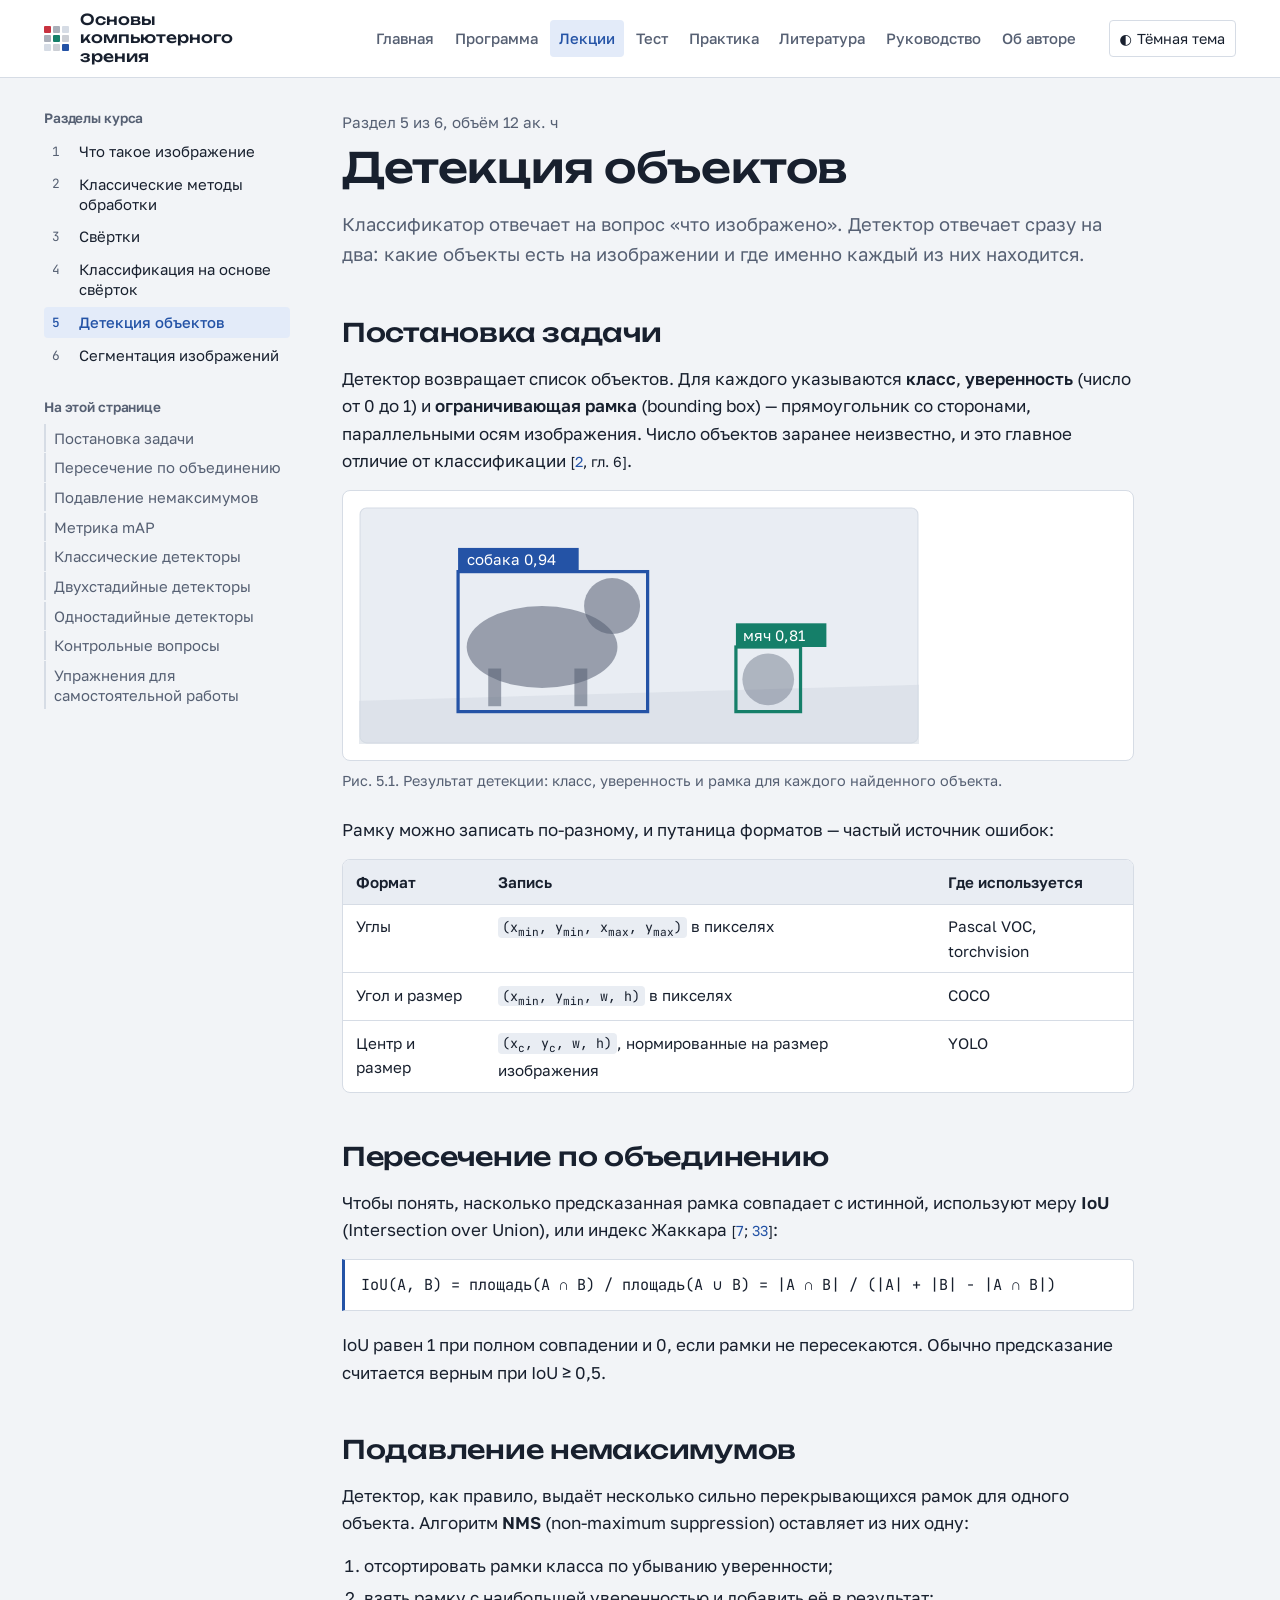
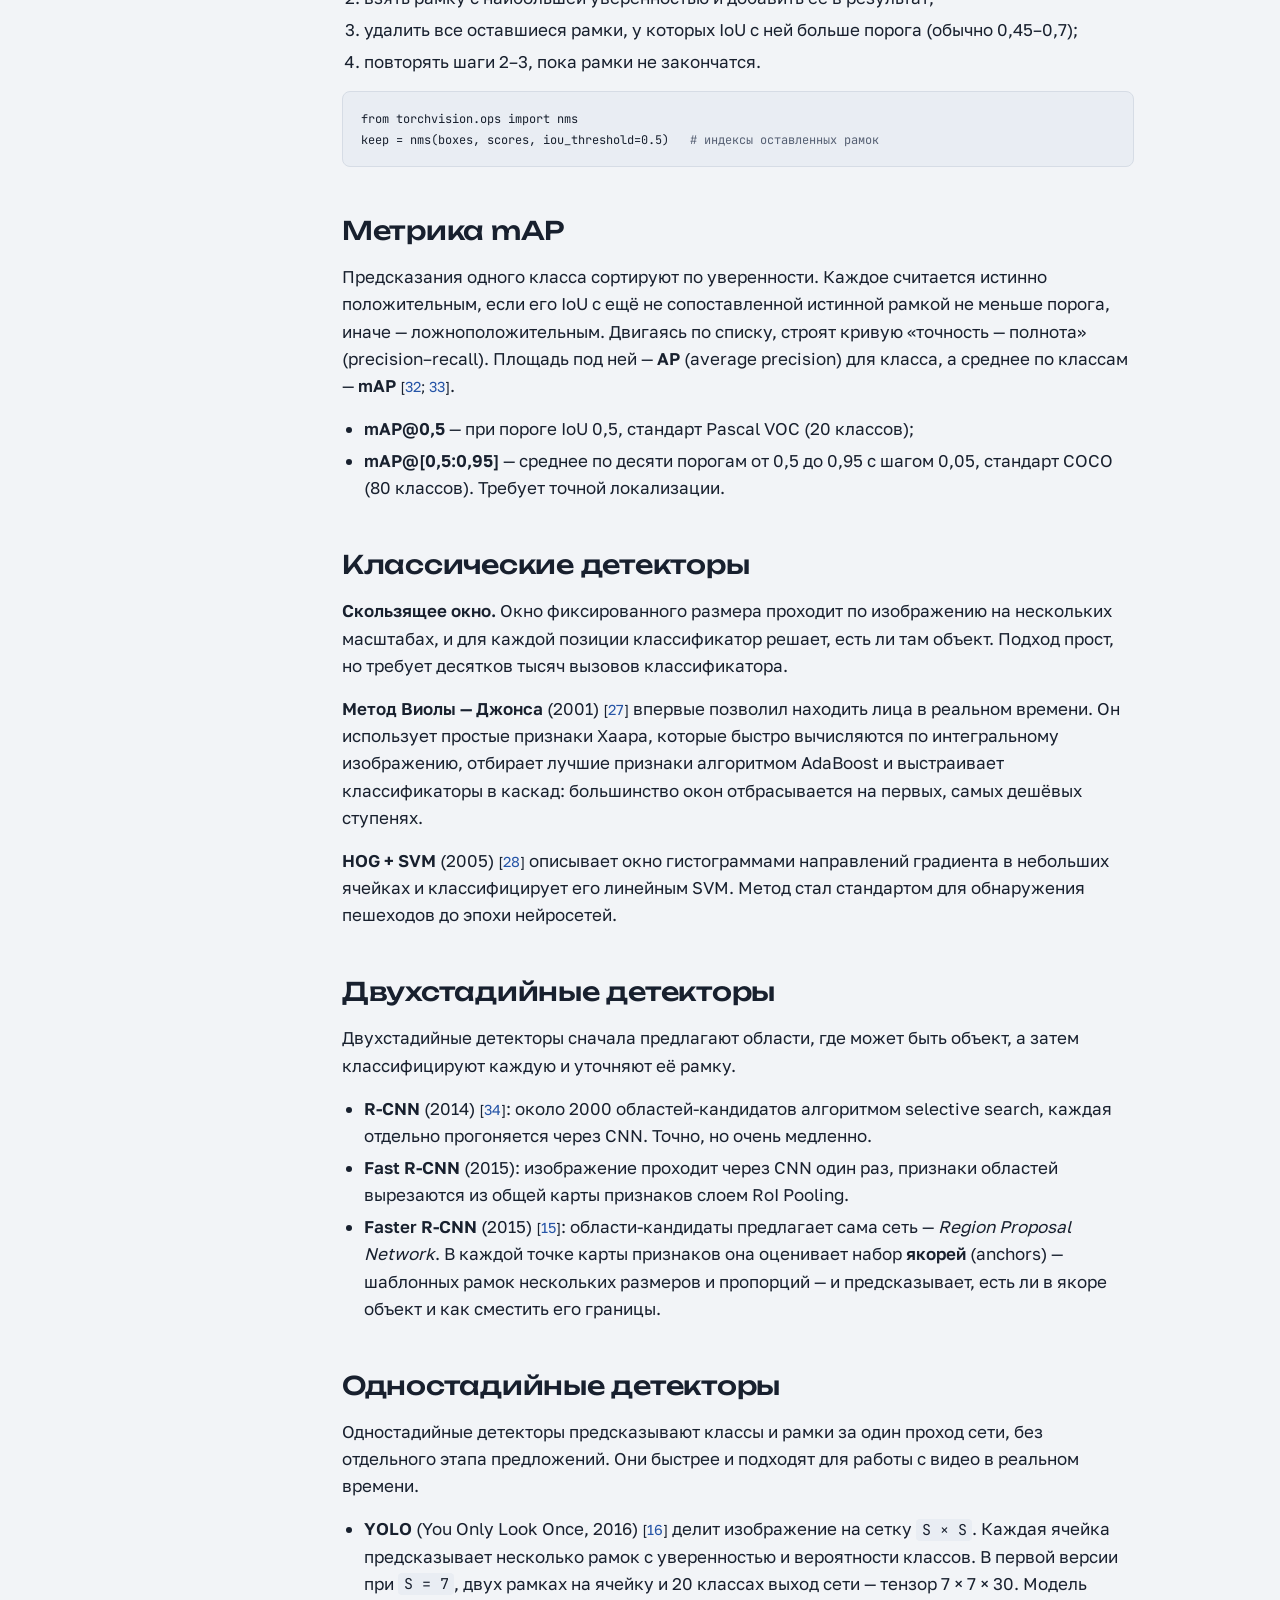
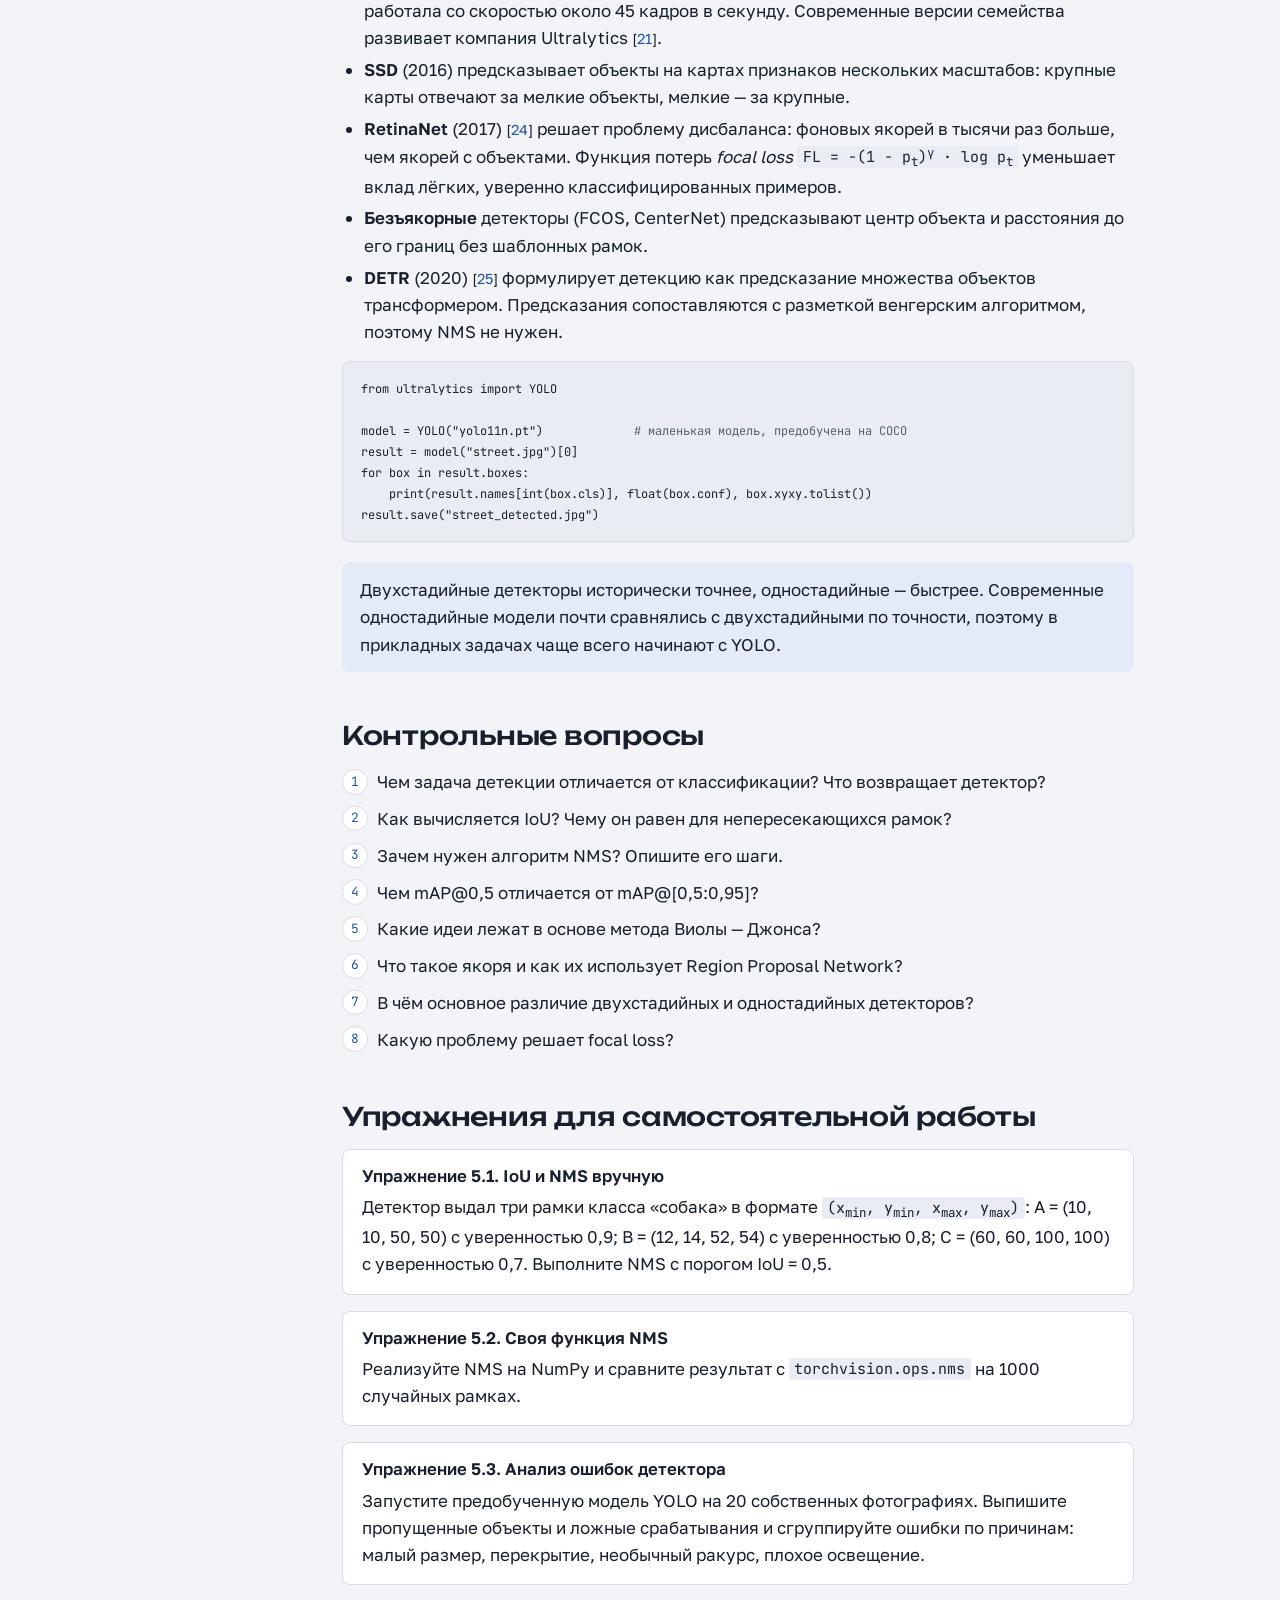
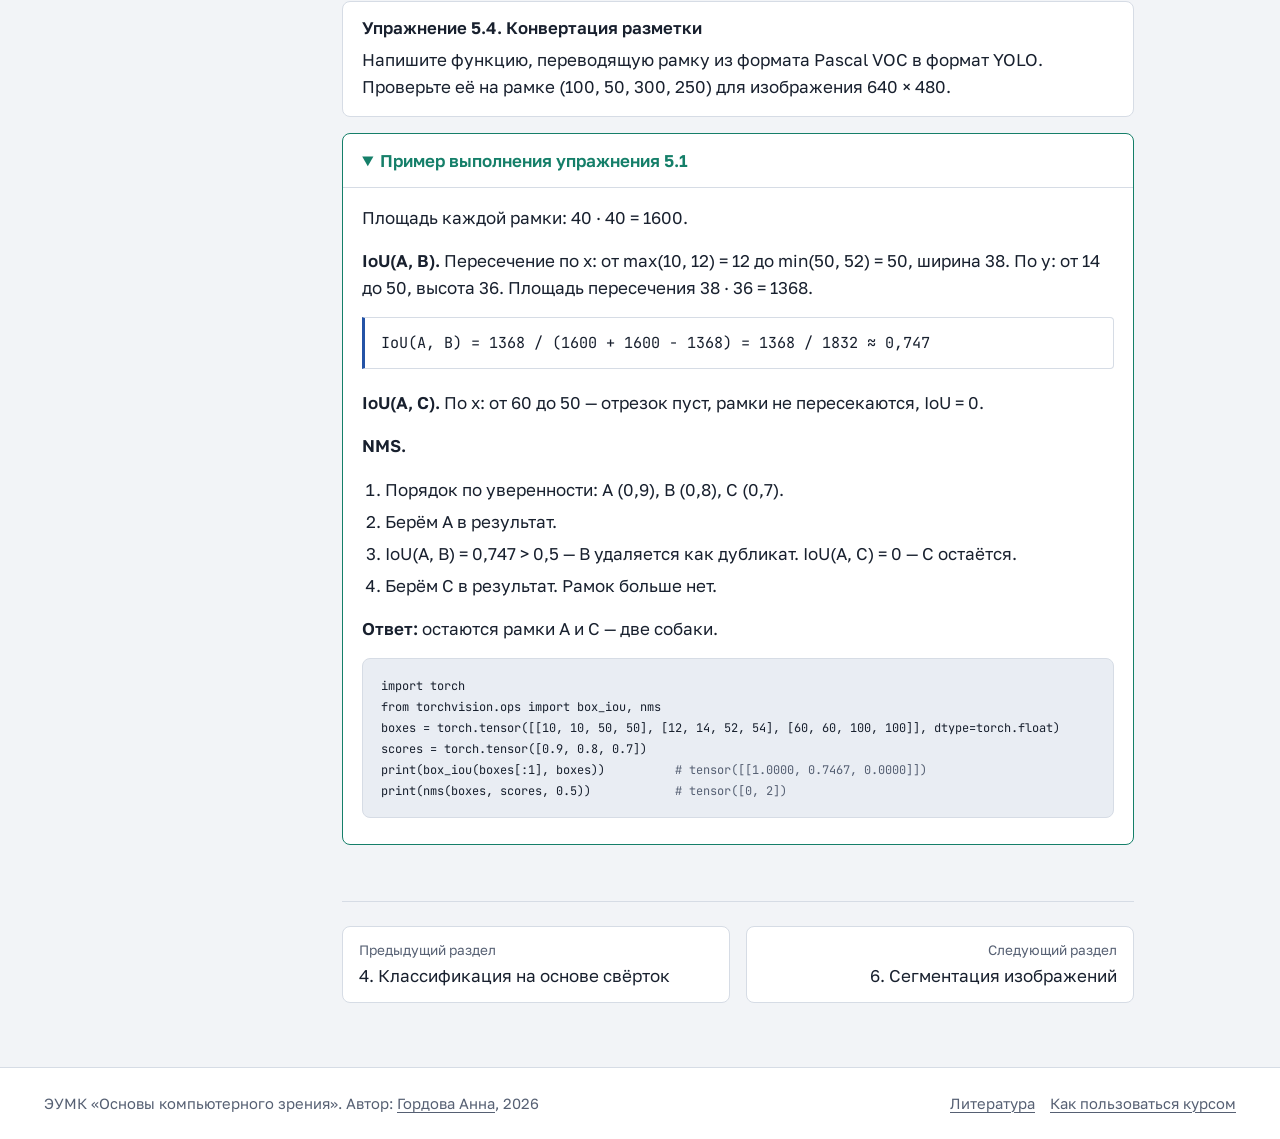
<file: section-5.html>
<!doctype html>
<html lang="ru">
<head>
<meta charset="utf-8">
<meta name="viewport" content="width=device-width, initial-scale=1">
<title>Детекция объектов — Основы компьютерного зрения</title>
<meta name="description" content="Раздел 5 курса «Основы компьютерного зрения»: детекция объектов.">
<meta name="author" content="Гордова Анна">
<link rel="preconnect" href="https://fonts.googleapis.com">
<link rel="preconnect" href="https://fonts.gstatic.com" crossorigin>
<link href="https://fonts.googleapis.com/css2?family=Golos+Text:wght@400;500;600&family=JetBrains+Mono:wght@400;500&family=Unbounded:wght@500;600&display=swap" rel="stylesheet">
<link rel="stylesheet" href="assets/style.css">
<link rel="icon" href="data:image/svg+xml,%3Csvg xmlns='http://www.w3.org/2000/svg' viewBox='0 0 3 3'%3E%3Crect width='1' height='1' fill='%23c8323f'/%3E%3Crect x='1' y='1' width='1' height='1' fill='%23157f69'/%3E%3Crect x='2' y='2' width='1' height='1' fill='%232453a6'/%3E%3C/svg%3E">
<script src="assets/site.js"></script>
</head>
<body>
<a class="skip" href="#main">Перейти к содержимому</a>
<header class="site-header">
  <div class="site-header__inner">
    <a class="brand" href="index.html"><span class="brand__mark" aria-hidden="true"><span></span><span></span><span></span><span></span><span></span><span></span><span></span><span></span><span></span></span>Основы компьютерного зрения</a>
    <button class="nav-toggle" type="button" aria-expanded="false" aria-controls="site-nav">Меню</button>
    <nav class="site-nav" id="site-nav" aria-label="Основная навигация">
      <ul>
        <li><a href="index.html">Главная</a></li>
        <li><a href="program.html">Программа</a></li>
        <li><a href="section-1.html" aria-current="page">Лекции</a></li>
        <li><a href="test.html">Тест</a></li>
        <li><a href="practice.html">Практика</a></li>
        <li><a href="sources.html">Литература</a></li>
        <li><a href="guide.html">Руководство</a></li>
        <li><a href="author.html">Об авторе</a></li>
      </ul>
    </nav>
    <button class="theme-toggle" type="button"><span class="tt-icon" aria-hidden="true">◐</span><span class="tt-text">Тёмная тема</span></button>
  </div>
</header>
<div class="layout">
<aside class="sidebar" aria-label="Разделы курса">
<h2>Разделы курса</h2>
<ol>
<li><a href="section-1.html"><span class="num">1</span><span>Что такое изображение</span></a></li>
<li><a href="section-2.html"><span class="num">2</span><span>Классические методы обработки</span></a></li>
<li><a href="section-3.html"><span class="num">3</span><span>Свёртки</span></a></li>
<li><a href="section-4.html"><span class="num">4</span><span>Классификация на основе свёрток</span></a></li>
<li><a href="section-5.html" aria-current="page"><span class="num">5</span><span>Детекция объектов</span></a></li>
<li><a href="section-6.html"><span class="num">6</span><span>Сегментация изображений</span></a></li>
</ol>
<div class="toc-block"><h2>На этой странице</h2>
<ul class="toc">
<li><a href="#task">Постановка задачи</a></li>
<li><a href="#iou">Пересечение по объединению</a></li>
<li><a href="#nms">Подавление немаксимумов</a></li>
<li><a href="#map">Метрика mAP</a></li>
<li><a href="#classic">Классические детекторы</a></li>
<li><a href="#two-stage">Двухстадийные детекторы</a></li>
<li><a href="#one-stage">Одностадийные детекторы</a></li>
<li><a href="#questions">Контрольные вопросы</a></li>
<li><a href="#exercises">Упражнения для самостоятельной работы</a></li>
</ul></div>
</aside>
<main id="main"><article class="prose">
<div class="page-head">
  <p class="kicker">Раздел 5 из 6, объём 12 ак. ч</p>
  <h1>Детекция объектов</h1>
  <p class="lead">Классификатор отвечает на вопрос «что изображено». Детектор отвечает сразу на два: какие объекты есть на изображении и где именно каждый из них находится.</p>
</div>

<h2 id="task">Постановка задачи</h2>
<p>Детектор возвращает список объектов. Для каждого указываются <strong>класс</strong>, <strong>уверенность</strong> (число от 0 до 1) и <strong>ограничивающая рамка</strong> (bounding box) — прямоугольник со сторонами, параллельными осям изображения. Число объектов заранее неизвестно, и это главное отличие от классификации <span class="ref">[<a href="sources.html#src-2">2</a>, гл. 6]</span>.</p>
<figure>
  <div class="fig-box">
    <svg viewBox="0 0 520 220" role="img" aria-labelledby="det-fig-t" style="display:block;width:100%;max-width:560px">
      <title id="det-fig-t">Схема: изображение с двумя рамками — «собака 0,94» и «мяч 0,81»</title>
      <rect x="1" y="1" width="518" height="218" rx="6" style="fill:var(--surface-2);stroke:var(--line)"/>
      <path d="M0 180 L520 165 L520 220 L0 220 Z" opacity=".6" style="fill:var(--line)"/>
      <ellipse cx="170" cy="130" rx="70" ry="38" opacity=".55" style="fill:var(--muted)"/>
      <circle cx="235" cy="92" r="26" opacity=".55" style="fill:var(--muted)"/>
      <rect x="120" y="150" width="12" height="35" opacity=".55" style="fill:var(--muted)"/>
      <rect x="200" y="150" width="12" height="35" opacity=".55" style="fill:var(--muted)"/>
      <circle cx="380" cy="160" r="24" opacity=".4" style="fill:var(--muted)"/>
      <rect x="92" y="60" width="176" height="130" fill="none" stroke-width="3" style="stroke:var(--accent)"/>
      <rect x="92" y="38" width="112" height="22" style="fill:var(--accent)"/>
      <text x="100" y="54" font-family="Golos Text, sans-serif" font-size="14" style="fill:var(--surface)">собака 0,94</text>
      <rect x="350" y="130" width="60" height="60" fill="none" stroke-width="3" style="stroke:var(--g)"/>
      <rect x="350" y="108" width="84" height="22" style="fill:var(--g)"/>
      <text x="357" y="124" font-family="Golos Text, sans-serif" font-size="14" style="fill:var(--surface)">мяч 0,81</text>
    </svg>
  </div>
  <figcaption>Рис. 5.1. Результат детекции: класс, уверенность и рамка для каждого найденного объекта.</figcaption>
</figure>
<p>Рамку можно записать по-разному, и путаница форматов — частый источник ошибок:</p>
<div class="table-wrap">
<table>
  <thead><tr><th>Формат</th><th>Запись</th><th>Где используется</th></tr></thead>
  <tbody>
    <tr><td>Углы</td><td><code>(x<sub>min</sub>, y<sub>min</sub>, x<sub>max</sub>, y<sub>max</sub>)</code> в пикселях</td><td>Pascal VOC, torchvision</td></tr>
    <tr><td>Угол и размер</td><td><code>(x<sub>min</sub>, y<sub>min</sub>, w, h)</code> в пикселях</td><td>COCO</td></tr>
    <tr><td>Центр и размер</td><td><code>(x<sub>c</sub>, y<sub>c</sub>, w, h)</code>, нормированные на размер изображения</td><td>YOLO</td></tr>
  </tbody>
</table>
</div>

<h2 id="iou">Пересечение по объединению</h2>
<p>Чтобы понять, насколько предсказанная рамка совпадает с истинной, используют меру <strong>IoU</strong> (Intersection over Union), или индекс Жаккара <span class="ref">[<a href="sources.html#src-7">7</a>; <a href="sources.html#src-33">33</a>]</span>:</p>
<div class="formula">IoU(A, B) = площадь(A ∩ B) / площадь(A ∪ B) = |A ∩ B| / (|A| + |B| − |A ∩ B|)</div>
<p>IoU равен 1 при полном совпадении и 0, если рамки не пересекаются. Обычно предсказание считается верным при IoU ≥ 0,5.</p>

<h2 id="nms">Подавление немаксимумов</h2>
<p>Детектор, как правило, выдаёт несколько сильно перекрывающихся рамок для одного объекта. Алгоритм <strong>NMS</strong> (non-maximum suppression) оставляет из них одну:</p>
<ol>
  <li>отсортировать рамки класса по убыванию уверенности;</li>
  <li>взять рамку с наибольшей уверенностью и добавить её в результат;</li>
  <li>удалить все оставшиеся рамки, у которых IoU с ней больше порога (обычно 0,45–0,7);</li>
  <li>повторять шаги 2–3, пока рамки не закончатся.</li>
</ol>
<pre><code>from torchvision.ops import nms
keep = nms(boxes, scores, iou_threshold=0.5)   <span class="c"># индексы оставленных рамок</span></code></pre>

<h2 id="map">Метрика mAP</h2>
<p>Предсказания одного класса сортируют по уверенности. Каждое считается истинно положительным, если его IoU с ещё не сопоставленной истинной рамкой не меньше порога, иначе — ложноположительным. Двигаясь по списку, строят кривую «точность — полнота» (precision–recall). Площадь под ней — <strong>AP</strong> (average precision) для класса, а среднее по классам — <strong>mAP</strong> <span class="ref">[<a href="sources.html#src-32">32</a>; <a href="sources.html#src-33">33</a>]</span>.</p>
<ul>
  <li><strong>mAP@0,5</strong> — при пороге IoU 0,5, стандарт Pascal VOC (20 классов);</li>
  <li><strong>mAP@[0,5:0,95]</strong> — среднее по десяти порогам от 0,5 до 0,95 с шагом 0,05, стандарт COCO (80 классов). Требует точной локализации.</li>
</ul>

<h2 id="classic">Классические детекторы</h2>
<p><strong>Скользящее окно.</strong> Окно фиксированного размера проходит по изображению на нескольких масштабах, и для каждой позиции классификатор решает, есть ли там объект. Подход прост, но требует десятков тысяч вызовов классификатора.</p>
<p><strong>Метод Виолы — Джонса</strong> (2001) <span class="ref">[<a href="sources.html#src-27">27</a>]</span> впервые позволил находить лица в реальном времени. Он использует простые признаки Хаара, которые быстро вычисляются по интегральному изображению, отбирает лучшие признаки алгоритмом AdaBoost и выстраивает классификаторы в каскад: большинство окон отбрасывается на первых, самых дешёвых ступенях.</p>
<p><strong>HOG + SVM</strong> (2005) <span class="ref">[<a href="sources.html#src-28">28</a>]</span> описывает окно гистограммами направлений градиента в небольших ячейках и классифицирует его линейным SVM. Метод стал стандартом для обнаружения пешеходов до эпохи нейросетей.</p>

<h2 id="two-stage">Двухстадийные детекторы</h2>
<p>Двухстадийные детекторы сначала предлагают области, где может быть объект, а затем классифицируют каждую и уточняют её рамку.</p>
<ul>
  <li><strong>R-CNN</strong> (2014) <span class="ref">[<a href="sources.html#src-34">34</a>]</span>: около 2000 областей-кандидатов алгоритмом selective search, каждая отдельно прогоняется через CNN. Точно, но очень медленно.</li>
  <li><strong>Fast R-CNN</strong> (2015): изображение проходит через CNN один раз, признаки областей вырезаются из общей карты признаков слоем RoI Pooling.</li>
  <li><strong>Faster R-CNN</strong> (2015) <span class="ref">[<a href="sources.html#src-15">15</a>]</span>: области-кандидаты предлагает сама сеть — <em>Region Proposal Network</em>. В каждой точке карты признаков она оценивает набор <strong>якорей</strong> (anchors) — шаблонных рамок нескольких размеров и пропорций — и предсказывает, есть ли в якоре объект и как сместить его границы.</li>
</ul>

<h2 id="one-stage">Одностадийные детекторы</h2>
<p>Одностадийные детекторы предсказывают классы и рамки за один проход сети, без отдельного этапа предложений. Они быстрее и подходят для работы с видео в реальном времени.</p>
<ul>
  <li><strong>YOLO</strong> (You Only Look Once, 2016) <span class="ref">[<a href="sources.html#src-16">16</a>]</span> делит изображение на сетку <code>S × S</code>. Каждая ячейка предсказывает несколько рамок с уверенностью и вероятности классов. В первой версии при <code>S = 7</code>, двух рамках на ячейку и 20 классах выход сети — тензор 7 × 7 × 30. Модель работала со скоростью около 45 кадров в секунду. Современные версии семейства развивает компания Ultralytics <span class="ref">[<a href="sources.html#src-21">21</a>]</span>.</li>
  <li><strong>SSD</strong> (2016) предсказывает объекты на картах признаков нескольких масштабов: крупные карты отвечают за мелкие объекты, мелкие — за крупные.</li>
  <li><strong>RetinaNet</strong> (2017) <span class="ref">[<a href="sources.html#src-24">24</a>]</span> решает проблему дисбаланса: фоновых якорей в тысячи раз больше, чем якорей с объектами. Функция потерь <em>focal loss</em> <code>FL = −(1 − p<sub>t</sub>)<sup>γ</sup> · log p<sub>t</sub></code> уменьшает вклад лёгких, уверенно классифицированных примеров.</li>
  <li><strong>Безъякорные</strong> детекторы (FCOS, CenterNet) предсказывают центр объекта и расстояния до его границ без шаблонных рамок.</li>
  <li><strong>DETR</strong> (2020) <span class="ref">[<a href="sources.html#src-25">25</a>]</span> формулирует детекцию как предсказание множества объектов трансформером. Предсказания сопоставляются с разметкой венгерским алгоритмом, поэтому NMS не нужен.</li>
</ul>
<pre><code>from ultralytics import YOLO

model = YOLO("yolo11n.pt")             <span class="c"># маленькая модель, предобучена на COCO</span>
result = model("street.jpg")[0]
for box in result.boxes:
    print(result.names[int(box.cls)], float(box.conf), box.xyxy.tolist())
result.save("street_detected.jpg")</code></pre>
<div class="note"><p>Двухстадийные детекторы исторически точнее, одностадийные — быстрее. Современные одностадийные модели почти сравнялись с двухстадийными по точности, поэтому в прикладных задачах чаще всего начинают с YOLO.</p></div>

<h2 id="questions">Контрольные вопросы</h2>
<ol class="qlist">
  <li>Чем задача детекции отличается от классификации? Что возвращает детектор?</li>
  <li>Как вычисляется IoU? Чему он равен для непересекающихся рамок?</li>
  <li>Зачем нужен алгоритм NMS? Опишите его шаги.</li>
  <li>Чем mAP@0,5 отличается от mAP@[0,5:0,95]?</li>
  <li>Какие идеи лежат в основе метода Виолы — Джонса?</li>
  <li>Что такое якоря и как их использует Region Proposal Network?</li>
  <li>В чём основное различие двухстадийных и одностадийных детекторов?</li>
  <li>Какую проблему решает focal loss?</li>
</ol>

<h2 id="exercises">Упражнения для самостоятельной работы</h2>
<div class="exercise">
  <h4>Упражнение 5.1. IoU и NMS вручную</h4>
  <p>Детектор выдал три рамки класса «собака» в формате <code>(x<sub>min</sub>, y<sub>min</sub>, x<sub>max</sub>, y<sub>max</sub>)</code>: A = (10, 10, 50, 50) с уверенностью 0,9; B = (12, 14, 52, 54) с уверенностью 0,8; C = (60, 60, 100, 100) с уверенностью 0,7. Выполните NMS с порогом IoU = 0,5.</p>
</div>
<div class="exercise">
  <h4>Упражнение 5.2. Своя функция NMS</h4>
  <p>Реализуйте NMS на NumPy и сравните результат с <code>torchvision.ops.nms</code> на 1000 случайных рамках.</p>
</div>
<div class="exercise">
  <h4>Упражнение 5.3. Анализ ошибок детектора</h4>
  <p>Запустите предобученную модель YOLO на 20 собственных фотографиях. Выпишите пропущенные объекты и ложные срабатывания и сгруппируйте ошибки по причинам: малый размер, перекрытие, необычный ракурс, плохое освещение.</p>
</div>
<div class="exercise">
  <h4>Упражнение 5.4. Конвертация разметки</h4>
  <p>Напишите функцию, переводящую рамку из формата Pascal VOC в формат YOLO. Проверьте её на рамке (100, 50, 300, 250) для изображения 640 × 480.</p>
</div>

<details class="solution" open>
  <summary>Пример выполнения упражнения 5.1</summary>
  <div class="body">
    <p>Площадь каждой рамки: 40 · 40 = 1600.</p>
    <p><strong>IoU(A, B).</strong> Пересечение по x: от max(10, 12) = 12 до min(50, 52) = 50, ширина 38. По y: от 14 до 50, высота 36. Площадь пересечения 38 · 36 = 1368.</p>
    <div class="formula">IoU(A, B) = 1368 / (1600 + 1600 − 1368) = 1368 / 1832 ≈ 0,747</div>
    <p><strong>IoU(A, C).</strong> По x: от 60 до 50 — отрезок пуст, рамки не пересекаются, IoU = 0.</p>
    <p><strong>NMS.</strong></p>
    <ol>
      <li>Порядок по уверенности: A (0,9), B (0,8), C (0,7).</li>
      <li>Берём A в результат.</li>
      <li>IoU(A, B) = 0,747 &gt; 0,5 — B удаляется как дубликат. IoU(A, C) = 0 — C остаётся.</li>
      <li>Берём C в результат. Рамок больше нет.</li>
    </ol>
    <p><strong>Ответ:</strong> остаются рамки A и C — две собаки.</p>
<pre><code>import torch
from torchvision.ops import box_iou, nms
boxes = torch.tensor([[10, 10, 50, 50], [12, 14, 52, 54], [60, 60, 100, 100]], dtype=torch.float)
scores = torch.tensor([0.9, 0.8, 0.7])
print(box_iou(boxes[:1], boxes))          <span class="c"># tensor([[1.0000, 0.7467, 0.0000]])</span>
print(nms(boxes, scores, 0.5))            <span class="c"># tensor([0, 2])</span></code></pre>
  </div>
</details>

<nav class="pager" aria-label="Соседние разделы">
<a class="prev" href="section-4.html"><small>Предыдущий раздел</small>4. Классификация на основе свёрток</a>
<a class="next" href="section-6.html"><small>Следующий раздел</small>6. Сегментация изображений</a>
</nav>
</article></main>
</div>
<footer class="site-footer">
  <div class="site-footer__inner">
    <span>ЭУМК «Основы компьютерного зрения». Автор: <a href="author.html">Гордова Анна</a>, 2026</span>
    <span><a href="sources.html">Литература</a>&emsp;<a href="guide.html">Как пользоваться курсом</a></span>
  </div>
</footer>
</body>
</html>
</file>
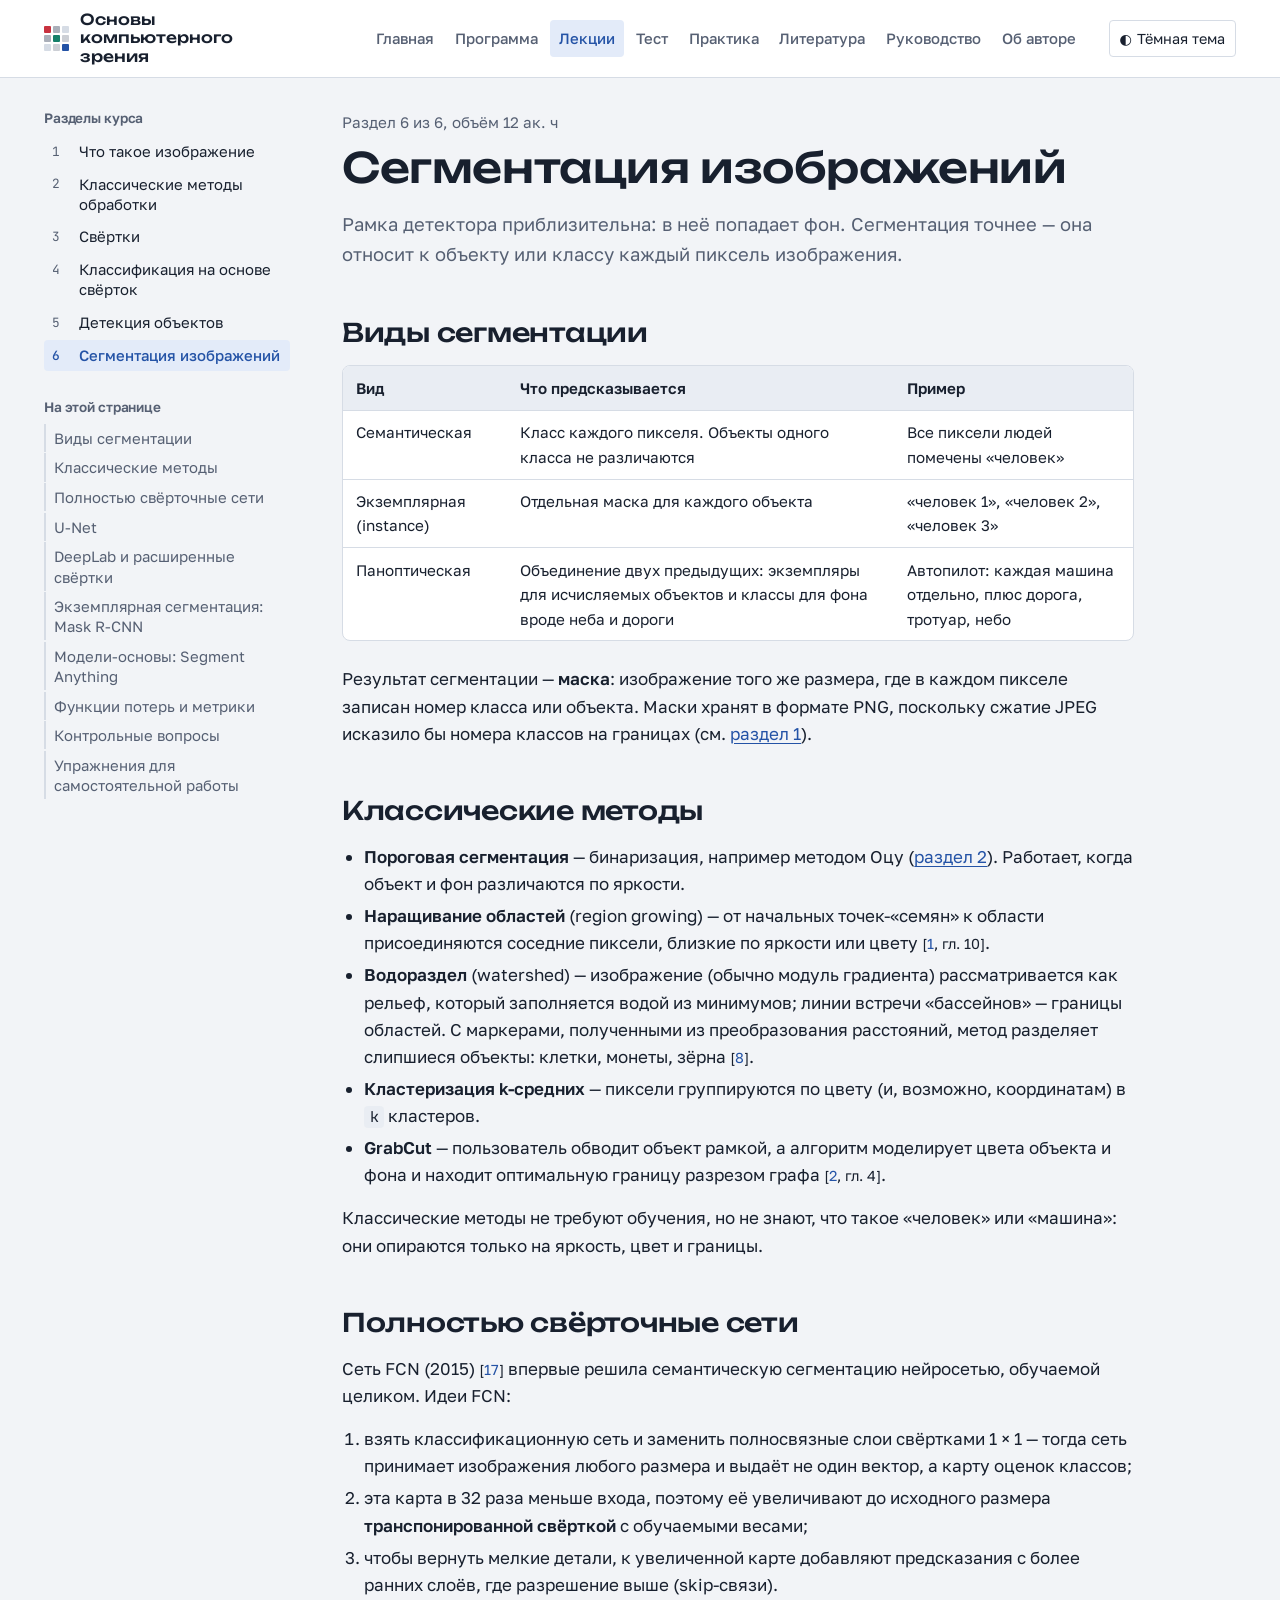
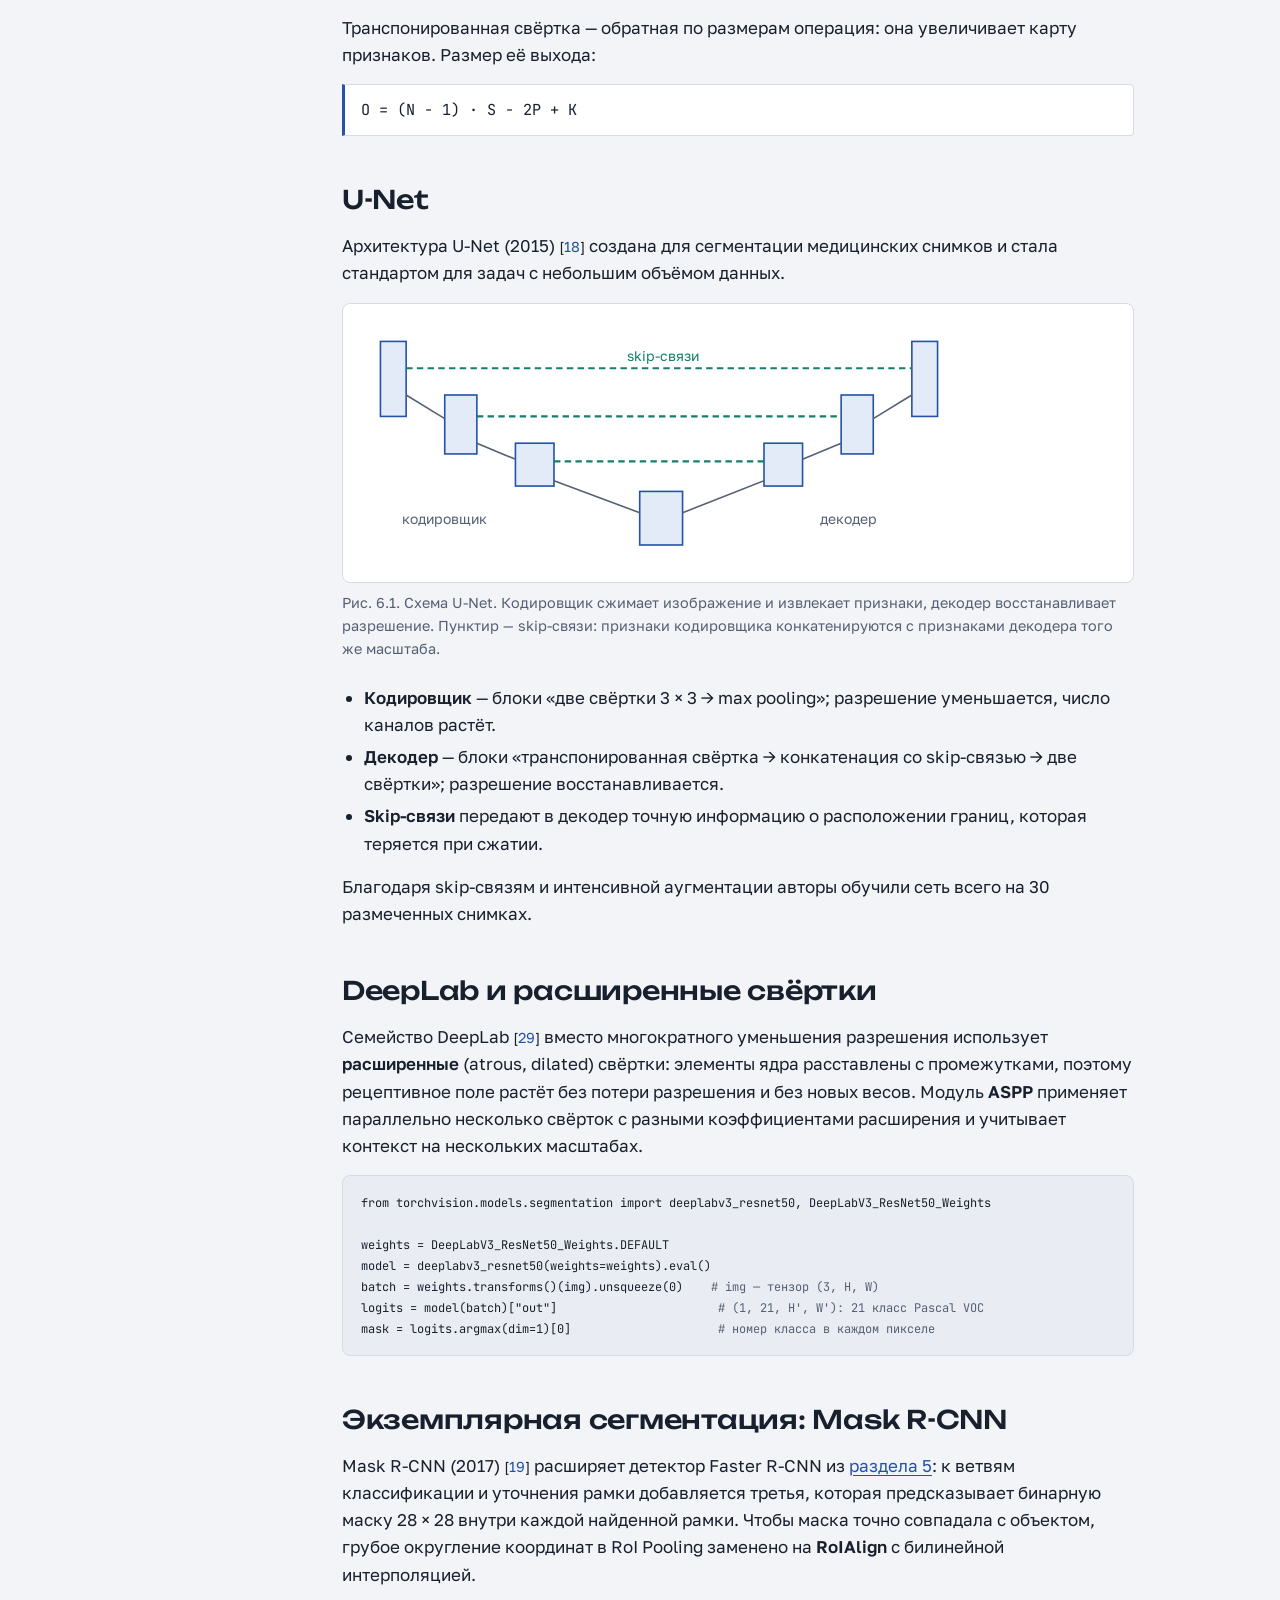
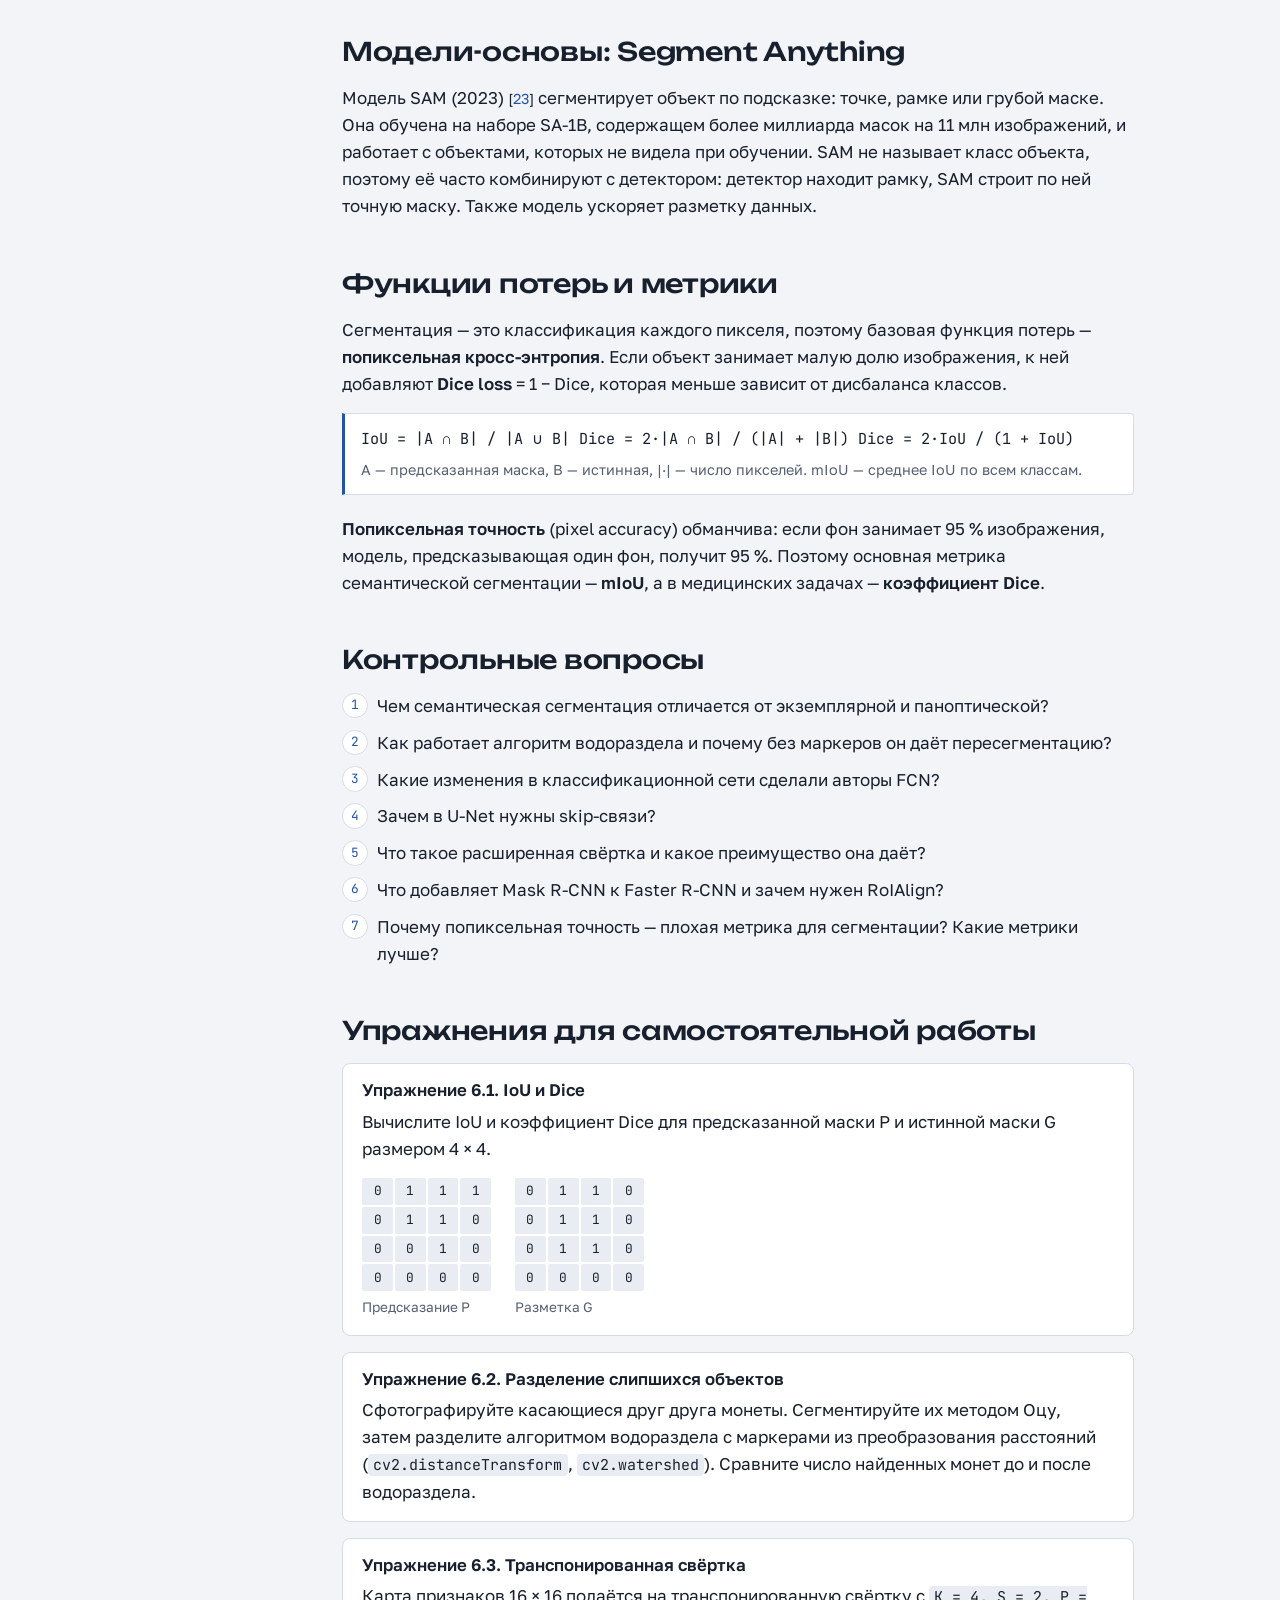
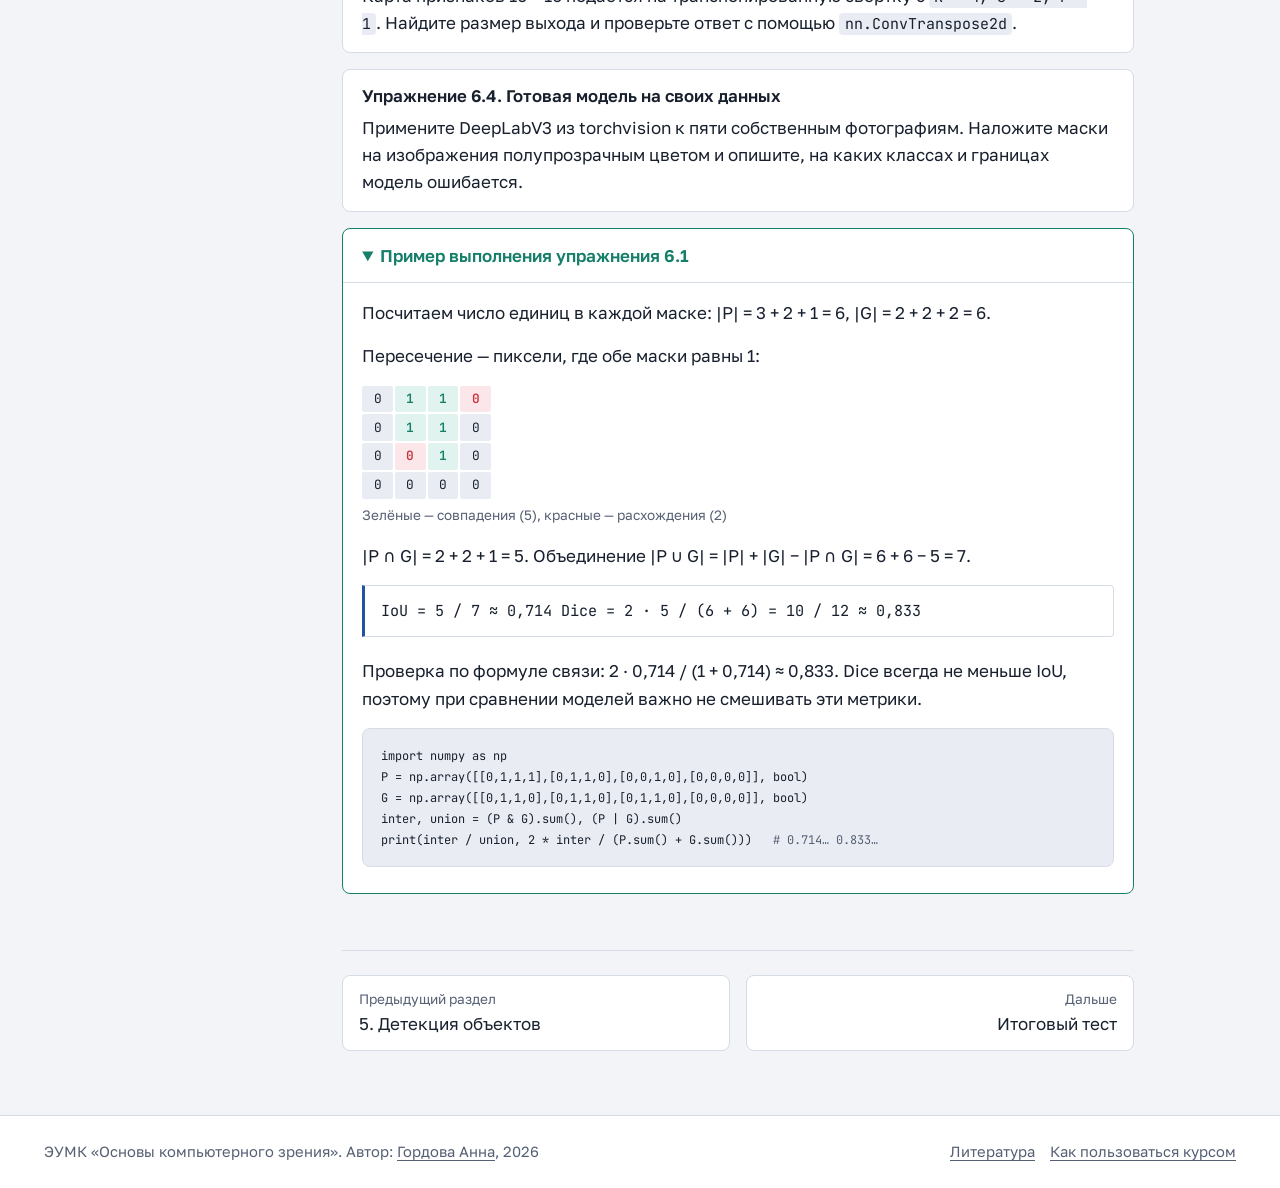
<file: section-6.html>
<!doctype html>
<html lang="ru">
<head>
<meta charset="utf-8">
<meta name="viewport" content="width=device-width, initial-scale=1">
<title>Сегментация изображений — Основы компьютерного зрения</title>
<meta name="description" content="Раздел 6 курса «Основы компьютерного зрения»: сегментация изображений.">
<meta name="author" content="Гордова Анна">
<link rel="preconnect" href="https://fonts.googleapis.com">
<link rel="preconnect" href="https://fonts.gstatic.com" crossorigin>
<link href="https://fonts.googleapis.com/css2?family=Golos+Text:wght@400;500;600&family=JetBrains+Mono:wght@400;500&family=Unbounded:wght@500;600&display=swap" rel="stylesheet">
<link rel="stylesheet" href="assets/style.css">
<link rel="icon" href="data:image/svg+xml,%3Csvg xmlns='http://www.w3.org/2000/svg' viewBox='0 0 3 3'%3E%3Crect width='1' height='1' fill='%23c8323f'/%3E%3Crect x='1' y='1' width='1' height='1' fill='%23157f69'/%3E%3Crect x='2' y='2' width='1' height='1' fill='%232453a6'/%3E%3C/svg%3E">
<script src="assets/site.js"></script>
</head>
<body>
<a class="skip" href="#main">Перейти к содержимому</a>
<header class="site-header">
  <div class="site-header__inner">
    <a class="brand" href="index.html"><span class="brand__mark" aria-hidden="true"><span></span><span></span><span></span><span></span><span></span><span></span><span></span><span></span><span></span></span>Основы компьютерного зрения</a>
    <button class="nav-toggle" type="button" aria-expanded="false" aria-controls="site-nav">Меню</button>
    <nav class="site-nav" id="site-nav" aria-label="Основная навигация">
      <ul>
        <li><a href="index.html">Главная</a></li>
        <li><a href="program.html">Программа</a></li>
        <li><a href="section-1.html" aria-current="page">Лекции</a></li>
        <li><a href="test.html">Тест</a></li>
        <li><a href="practice.html">Практика</a></li>
        <li><a href="sources.html">Литература</a></li>
        <li><a href="guide.html">Руководство</a></li>
        <li><a href="author.html">Об авторе</a></li>
      </ul>
    </nav>
    <button class="theme-toggle" type="button"><span class="tt-icon" aria-hidden="true">◐</span><span class="tt-text">Тёмная тема</span></button>
  </div>
</header>
<div class="layout">
<aside class="sidebar" aria-label="Разделы курса">
<h2>Разделы курса</h2>
<ol>
<li><a href="section-1.html"><span class="num">1</span><span>Что такое изображение</span></a></li>
<li><a href="section-2.html"><span class="num">2</span><span>Классические методы обработки</span></a></li>
<li><a href="section-3.html"><span class="num">3</span><span>Свёртки</span></a></li>
<li><a href="section-4.html"><span class="num">4</span><span>Классификация на основе свёрток</span></a></li>
<li><a href="section-5.html"><span class="num">5</span><span>Детекция объектов</span></a></li>
<li><a href="section-6.html" aria-current="page"><span class="num">6</span><span>Сегментация изображений</span></a></li>
</ol>
<div class="toc-block"><h2>На этой странице</h2>
<ul class="toc">
<li><a href="#types">Виды сегментации</a></li>
<li><a href="#classic">Классические методы</a></li>
<li><a href="#fcn">Полностью свёрточные сети</a></li>
<li><a href="#unet">U-Net</a></li>
<li><a href="#deeplab">DeepLab и расширенные свёртки</a></li>
<li><a href="#instance">Экземплярная сегментация: Mask R-CNN</a></li>
<li><a href="#sam">Модели-основы: Segment Anything</a></li>
<li><a href="#metrics">Функции потерь и метрики</a></li>
<li><a href="#questions">Контрольные вопросы</a></li>
<li><a href="#exercises">Упражнения для самостоятельной работы</a></li>
</ul></div>
</aside>
<main id="main"><article class="prose">
<div class="page-head">
  <p class="kicker">Раздел 6 из 6, объём 12 ак. ч</p>
  <h1>Сегментация изображений</h1>
  <p class="lead">Рамка детектора приблизительна: в неё попадает фон. Сегментация точнее — она относит к объекту или классу каждый пиксель изображения.</p>
</div>

<h2 id="types">Виды сегментации</h2>
<div class="table-wrap">
<table>
  <thead><tr><th>Вид</th><th>Что предсказывается</th><th>Пример</th></tr></thead>
  <tbody>
    <tr><td>Семантическая</td><td>Класс каждого пикселя. Объекты одного класса не различаются</td><td>Все пиксели людей помечены «человек»</td></tr>
    <tr><td>Экземплярная (instance)</td><td>Отдельная маска для каждого объекта</td><td>«человек 1», «человек 2», «человек 3»</td></tr>
    <tr><td>Паноптическая</td><td>Объединение двух предыдущих: экземпляры для исчисляемых объектов и классы для фона вроде неба и дороги</td><td>Автопилот: каждая машина отдельно, плюс дорога, тротуар, небо</td></tr>
  </tbody>
</table>
</div>
<p>Результат сегментации — <strong>маска</strong>: изображение того же размера, где в каждом пикселе записан номер класса или объекта. Маски хранят в формате PNG, поскольку сжатие JPEG исказило бы номера классов на границах (см. <a href="section-1.html#formats">раздел 1</a>).</p>

<h2 id="classic">Классические методы</h2>
<ul>
  <li><strong>Пороговая сегментация</strong> — бинаризация, например методом Оцу (<a href="section-2.html#threshold">раздел 2</a>). Работает, когда объект и фон различаются по яркости.</li>
  <li><strong>Наращивание областей</strong> (region growing) — от начальных точек-«семян» к области присоединяются соседние пиксели, близкие по яркости или цвету <span class="ref">[<a href="sources.html#src-1">1</a>, гл. 10]</span>.</li>
  <li><strong>Водораздел</strong> (watershed) — изображение (обычно модуль градиента) рассматривается как рельеф, который заполняется водой из минимумов; линии встречи «бассейнов» — границы областей. С маркерами, полученными из преобразования расстояний, метод разделяет слипшиеся объекты: клетки, монеты, зёрна <span class="ref">[<a href="sources.html#src-8">8</a>]</span>.</li>
  <li><strong>Кластеризация k-средних</strong> — пиксели группируются по цвету (и, возможно, координатам) в <code>k</code> кластеров.</li>
  <li><strong>GrabCut</strong> — пользователь обводит объект рамкой, а алгоритм моделирует цвета объекта и фона и находит оптимальную границу разрезом графа <span class="ref">[<a href="sources.html#src-2">2</a>, гл. 4]</span>.</li>
</ul>
<p>Классические методы не требуют обучения, но не знают, что такое «человек» или «машина»: они опираются только на яркость, цвет и границы.</p>

<h2 id="fcn">Полностью свёрточные сети</h2>
<p>Сеть FCN (2015) <span class="ref">[<a href="sources.html#src-17">17</a>]</span> впервые решила семантическую сегментацию нейросетью, обучаемой целиком. Идеи FCN:</p>
<ol>
  <li>взять классификационную сеть и заменить полносвязные слои свёртками 1 × 1 — тогда сеть принимает изображения любого размера и выдаёт не один вектор, а карту оценок классов;</li>
  <li>эта карта в 32 раза меньше входа, поэтому её увеличивают до исходного размера <strong>транспонированной свёрткой</strong> с обучаемыми весами;</li>
  <li>чтобы вернуть мелкие детали, к увеличенной карте добавляют предсказания с более ранних слоёв, где разрешение выше (skip-связи).</li>
</ol>
<p>Транспонированная свёртка — обратная по размерам операция: она увеличивает карту признаков. Размер её выхода:</p>
<div class="formula">O = (N − 1) · S − 2P + K</div>

<h2 id="unet">U-Net</h2>
<p>Архитектура U-Net (2015) <span class="ref">[<a href="sources.html#src-18">18</a>]</span> создана для сегментации медицинских снимков и стала стандартом для задач с небольшим объёмом данных.</p>
<figure>
  <div class="fig-box">
    <svg viewBox="0 0 560 230" role="img" aria-labelledby="unet-t" style="display:block;width:100%;max-width:600px">
      <title id="unet-t">Схема U-Net: кодировщик уменьшает разрешение, декодер восстанавливает, skip-связи передают признаки между уровнями</title>
      <g style="fill:var(--accent-soft);stroke:var(--accent)" stroke-width="1.5">
        <rect x="20" y="20" width="24" height="70"/><rect x="80" y="70" width="30" height="55"/><rect x="146" y="115" width="36" height="40"/>
        <rect x="262" y="160" width="40" height="50"/>
        <rect x="378" y="115" width="36" height="40"/><rect x="450" y="70" width="30" height="55"/><rect x="516" y="20" width="24" height="70"/>
      </g>
      <g style="stroke:var(--muted)" stroke-width="1.5" fill="none">
        <path d="M44 70 L80 92"/><path d="M110 115 L146 130"/><path d="M182 150 L262 180"/>
        <path d="M302 180 L378 150"/><path d="M414 130 L450 115"/><path d="M480 92 L516 70"/>
      </g>
      <g style="stroke:var(--g)" stroke-width="2" stroke-dasharray="6 4" fill="none">
        <path d="M44 45 L516 45"/><path d="M110 90 L450 90"/><path d="M182 132 L378 132"/>
      </g>
      <g font-family="Golos Text, sans-serif" font-size="13" style="fill:var(--muted)">
        <text x="40" y="190">кодировщик</text><text x="430" y="190">декодер</text>
        <text x="250" y="38" style="fill:var(--g)">skip-связи</text>
      </g>
    </svg>
  </div>
  <figcaption>Рис. 6.1. Схема U-Net. Кодировщик сжимает изображение и извлекает признаки, декодер восстанавливает разрешение. Пунктир — skip-связи: признаки кодировщика конкатенируются с признаками декодера того же масштаба.</figcaption>
</figure>
<ul>
  <li><strong>Кодировщик</strong> — блоки «две свёртки 3 × 3 → max pooling»; разрешение уменьшается, число каналов растёт.</li>
  <li><strong>Декодер</strong> — блоки «транспонированная свёртка → конкатенация со skip-связью → две свёртки»; разрешение восстанавливается.</li>
  <li><strong>Skip-связи</strong> передают в декодер точную информацию о расположении границ, которая теряется при сжатии.</li>
</ul>
<p>Благодаря skip-связям и интенсивной аугментации авторы обучили сеть всего на 30 размеченных снимках.</p>

<h2 id="deeplab">DeepLab и расширенные свёртки</h2>
<p>Семейство DeepLab <span class="ref">[<a href="sources.html#src-29">29</a>]</span> вместо многократного уменьшения разрешения использует <strong>расширенные</strong> (atrous, dilated) свёртки: элементы ядра расставлены с промежутками, поэтому рецептивное поле растёт без потери разрешения и без новых весов. Модуль <strong>ASPP</strong> применяет параллельно несколько свёрток с разными коэффициентами расширения и учитывает контекст на нескольких масштабах.</p>
<pre><code>from torchvision.models.segmentation import deeplabv3_resnet50, DeepLabV3_ResNet50_Weights

weights = DeepLabV3_ResNet50_Weights.DEFAULT
model = deeplabv3_resnet50(weights=weights).eval()
batch = weights.transforms()(img).unsqueeze(0)    <span class="c"># img — тензор (3, H, W)</span>
logits = model(batch)["out"]                       <span class="c"># (1, 21, H', W'): 21 класс Pascal VOC</span>
mask = logits.argmax(dim=1)[0]                     <span class="c"># номер класса в каждом пикселе</span></code></pre>

<h2 id="instance">Экземплярная сегментация: Mask R-CNN</h2>
<p>Mask R-CNN (2017) <span class="ref">[<a href="sources.html#src-19">19</a>]</span> расширяет детектор Faster R-CNN из <a href="section-5.html#two-stage">раздела 5</a>: к ветвям классификации и уточнения рамки добавляется третья, которая предсказывает бинарную маску 28 × 28 внутри каждой найденной рамки. Чтобы маска точно совпадала с объектом, грубое округление координат в RoI Pooling заменено на <strong>RoIAlign</strong> с билинейной интерполяцией.</p>

<h2 id="sam">Модели-основы: Segment Anything</h2>
<p>Модель SAM (2023) <span class="ref">[<a href="sources.html#src-23">23</a>]</span> сегментирует объект по подсказке: точке, рамке или грубой маске. Она обучена на наборе SA-1B, содержащем более миллиарда масок на 11 млн изображений, и работает с объектами, которых не видела при обучении. SAM не называет класс объекта, поэтому её часто комбинируют с детектором: детектор находит рамку, SAM строит по ней точную маску. Также модель ускоряет разметку данных.</p>

<h2 id="metrics">Функции потерь и метрики</h2>
<p>Сегментация — это классификация каждого пикселя, поэтому базовая функция потерь — <strong>попиксельная кросс-энтропия</strong>. Если объект занимает малую долю изображения, к ней добавляют <strong>Dice loss</strong> = 1 − Dice, которая меньше зависит от дисбаланса классов.</p>
<div class="formula">IoU = |A ∩ B| / |A ∪ B|        Dice = 2·|A ∩ B| / (|A| + |B|)        Dice = 2·IoU / (1 + IoU)
<span class="where">A — предсказанная маска, B — истинная, |·| — число пикселей. mIoU — среднее IoU по всем классам.</span></div>
<p><strong>Попиксельная точность</strong> (pixel accuracy) обманчива: если фон занимает 95 % изображения, модель, предсказывающая один фон, получит 95 %. Поэтому основная метрика семантической сегментации — <strong>mIoU</strong>, а в медицинских задачах — <strong>коэффициент Dice</strong>.</p>

<h2 id="questions">Контрольные вопросы</h2>
<ol class="qlist">
  <li>Чем семантическая сегментация отличается от экземплярной и паноптической?</li>
  <li>Как работает алгоритм водораздела и почему без маркеров он даёт пересегментацию?</li>
  <li>Какие изменения в классификационной сети сделали авторы FCN?</li>
  <li>Зачем в U-Net нужны skip-связи?</li>
  <li>Что такое расширенная свёртка и какое преимущество она даёт?</li>
  <li>Что добавляет Mask R-CNN к Faster R-CNN и зачем нужен RoIAlign?</li>
  <li>Почему попиксельная точность — плохая метрика для сегментации? Какие метрики лучше?</li>
</ol>

<h2 id="exercises">Упражнения для самостоятельной работы</h2>
<div class="exercise">
  <h4>Упражнение 6.1. IoU и Dice</h4>
  <p>Вычислите IoU и коэффициент Dice для предсказанной маски P и истинной маски G размером 4 × 4.</p>
  <div class="matrices">
    <div><div class="matrix" style="grid-template-columns:repeat(4,auto)"><span>0</span><span>1</span><span>1</span><span>1</span><span>0</span><span>1</span><span>1</span><span>0</span><span>0</span><span>0</span><span>1</span><span>0</span><span>0</span><span>0</span><span>0</span><span>0</span></div><div class="cap">Предсказание P</div></div>
    <div><div class="matrix" style="grid-template-columns:repeat(4,auto)"><span>0</span><span>1</span><span>1</span><span>0</span><span>0</span><span>1</span><span>1</span><span>0</span><span>0</span><span>1</span><span>1</span><span>0</span><span>0</span><span>0</span><span>0</span><span>0</span></div><div class="cap">Разметка G</div></div>
  </div>
</div>
<div class="exercise">
  <h4>Упражнение 6.2. Разделение слипшихся объектов</h4>
  <p>Сфотографируйте касающиеся друг друга монеты. Сегментируйте их методом Оцу, затем разделите алгоритмом водораздела с маркерами из преобразования расстояний (<code>cv2.distanceTransform</code>, <code>cv2.watershed</code>). Сравните число найденных монет до и после водораздела.</p>
</div>
<div class="exercise">
  <h4>Упражнение 6.3. Транспонированная свёртка</h4>
  <p>Карта признаков 16 × 16 подаётся на транспонированную свёртку с <code>K = 4, S = 2, P = 1</code>. Найдите размер выхода и проверьте ответ с помощью <code>nn.ConvTranspose2d</code>.</p>
</div>
<div class="exercise">
  <h4>Упражнение 6.4. Готовая модель на своих данных</h4>
  <p>Примените DeepLabV3 из torchvision к пяти собственным фотографиям. Наложите маски на изображения полупрозрачным цветом и опишите, на каких классах и границах модель ошибается.</p>
</div>

<details class="solution" open>
  <summary>Пример выполнения упражнения 6.1</summary>
  <div class="body">
    <p>Посчитаем число единиц в каждой маске: |P| = 3 + 2 + 1 = 6, |G| = 2 + 2 + 2 = 6.</p>
    <p>Пересечение — пиксели, где обе маски равны 1:</p>
    <div class="matrices" style="margin-bottom:1rem">
      <div><div class="matrix" style="grid-template-columns:repeat(4,auto)"><span>0</span><span class="hl2">1</span><span class="hl2">1</span><span class="hl3">0</span><span>0</span><span class="hl2">1</span><span class="hl2">1</span><span>0</span><span>0</span><span class="hl3">0</span><span class="hl2">1</span><span>0</span><span>0</span><span>0</span><span>0</span><span>0</span></div><div class="cap">Зелёные — совпадения (5), красные — расхождения (2)</div></div>
    </div>
    <p>|P ∩ G| = 2 + 2 + 1 = 5. Объединение |P ∪ G| = |P| + |G| − |P ∩ G| = 6 + 6 − 5 = 7.</p>
    <div class="formula">IoU = 5 / 7 ≈ 0,714        Dice = 2 · 5 / (6 + 6) = 10 / 12 ≈ 0,833</div>
    <p>Проверка по формуле связи: 2 · 0,714 / (1 + 0,714) ≈ 0,833. Dice всегда не меньше IoU, поэтому при сравнении моделей важно не смешивать эти метрики.</p>
<pre><code>import numpy as np
P = np.array([[0,1,1,1],[0,1,1,0],[0,0,1,0],[0,0,0,0]], bool)
G = np.array([[0,1,1,0],[0,1,1,0],[0,1,1,0],[0,0,0,0]], bool)
inter, union = (P & G).sum(), (P | G).sum()
print(inter / union, 2 * inter / (P.sum() + G.sum()))   <span class="c"># 0.714… 0.833…</span></code></pre>
  </div>
</details>

<nav class="pager" aria-label="Соседние разделы">
<a class="prev" href="section-5.html"><small>Предыдущий раздел</small>5. Детекция объектов</a>
<a class="next" href="test.html"><small>Дальше</small>Итоговый тест</a>
</nav>
</article></main>
</div>
<footer class="site-footer">
  <div class="site-footer__inner">
    <span>ЭУМК «Основы компьютерного зрения». Автор: <a href="author.html">Гордова Анна</a>, 2026</span>
    <span><a href="sources.html">Литература</a>&emsp;<a href="guide.html">Как пользоваться курсом</a></span>
  </div>
</footer>
</body>
</html>
</file>
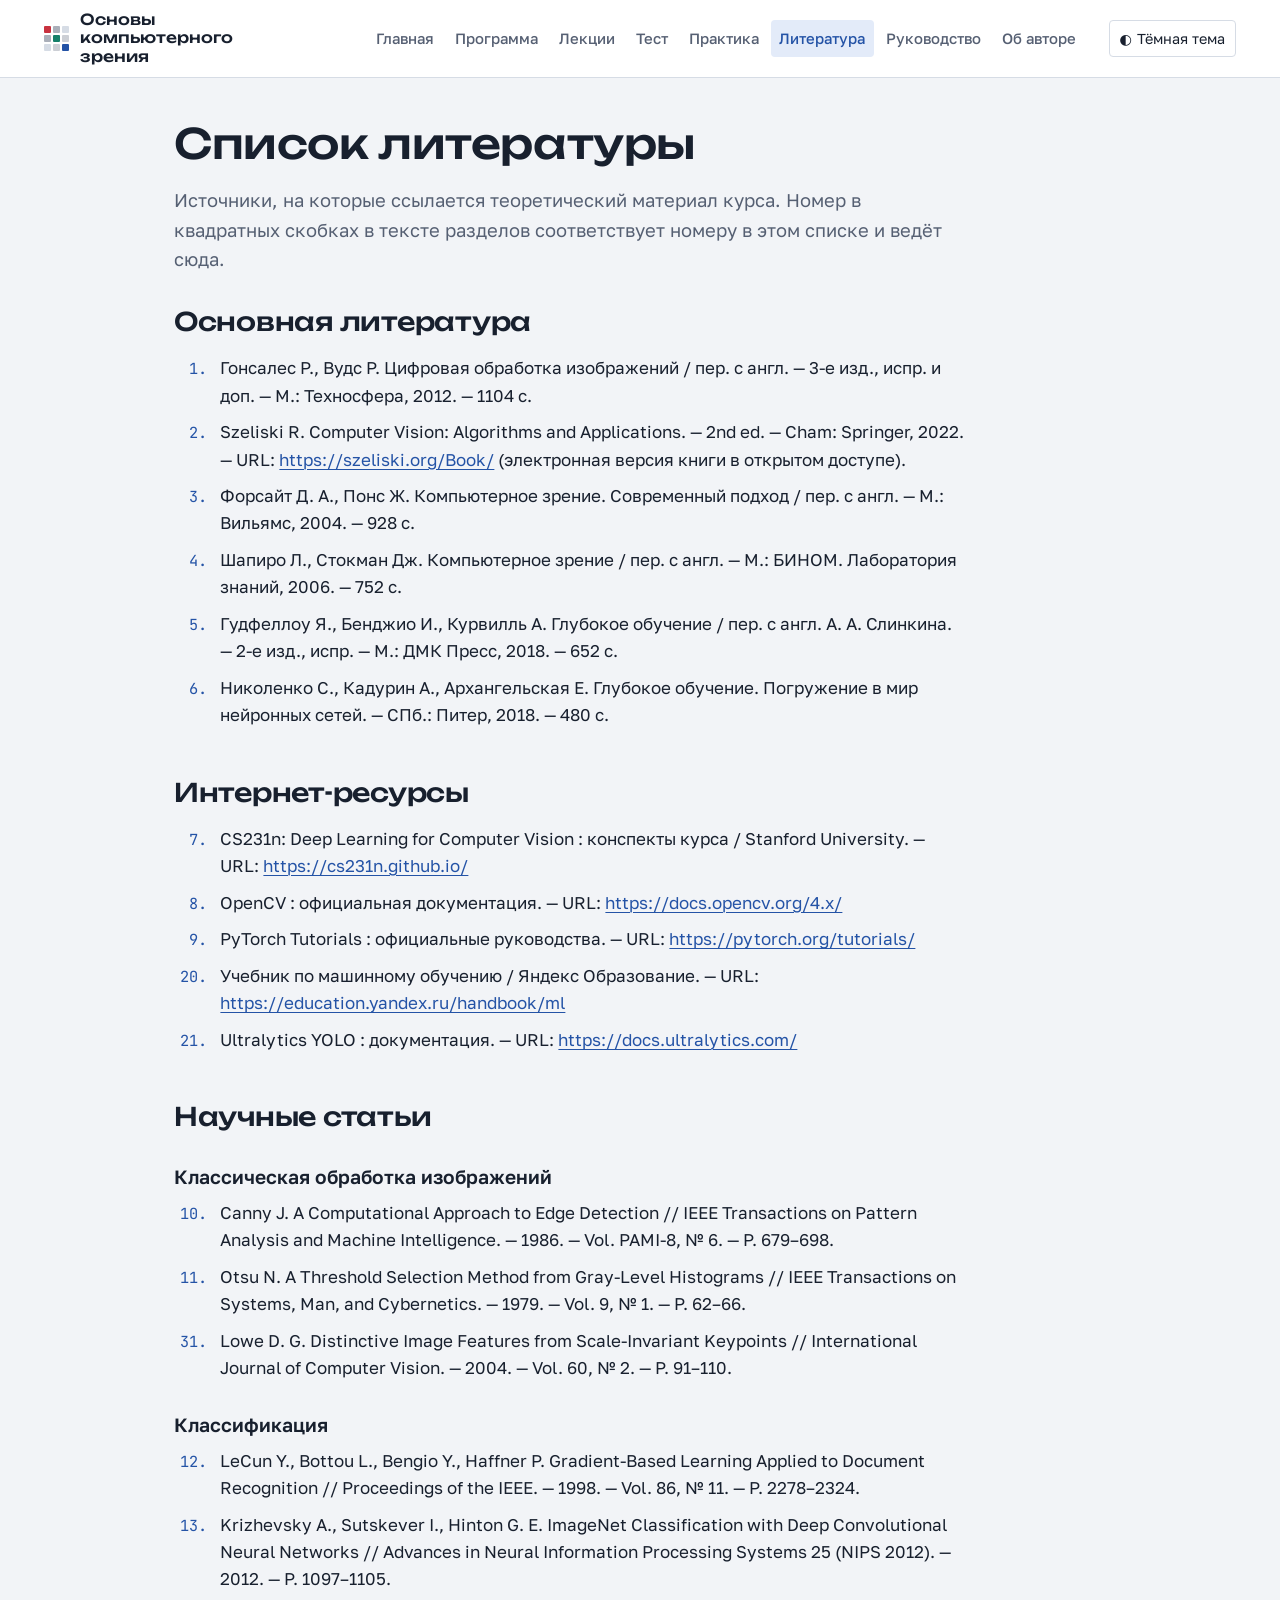
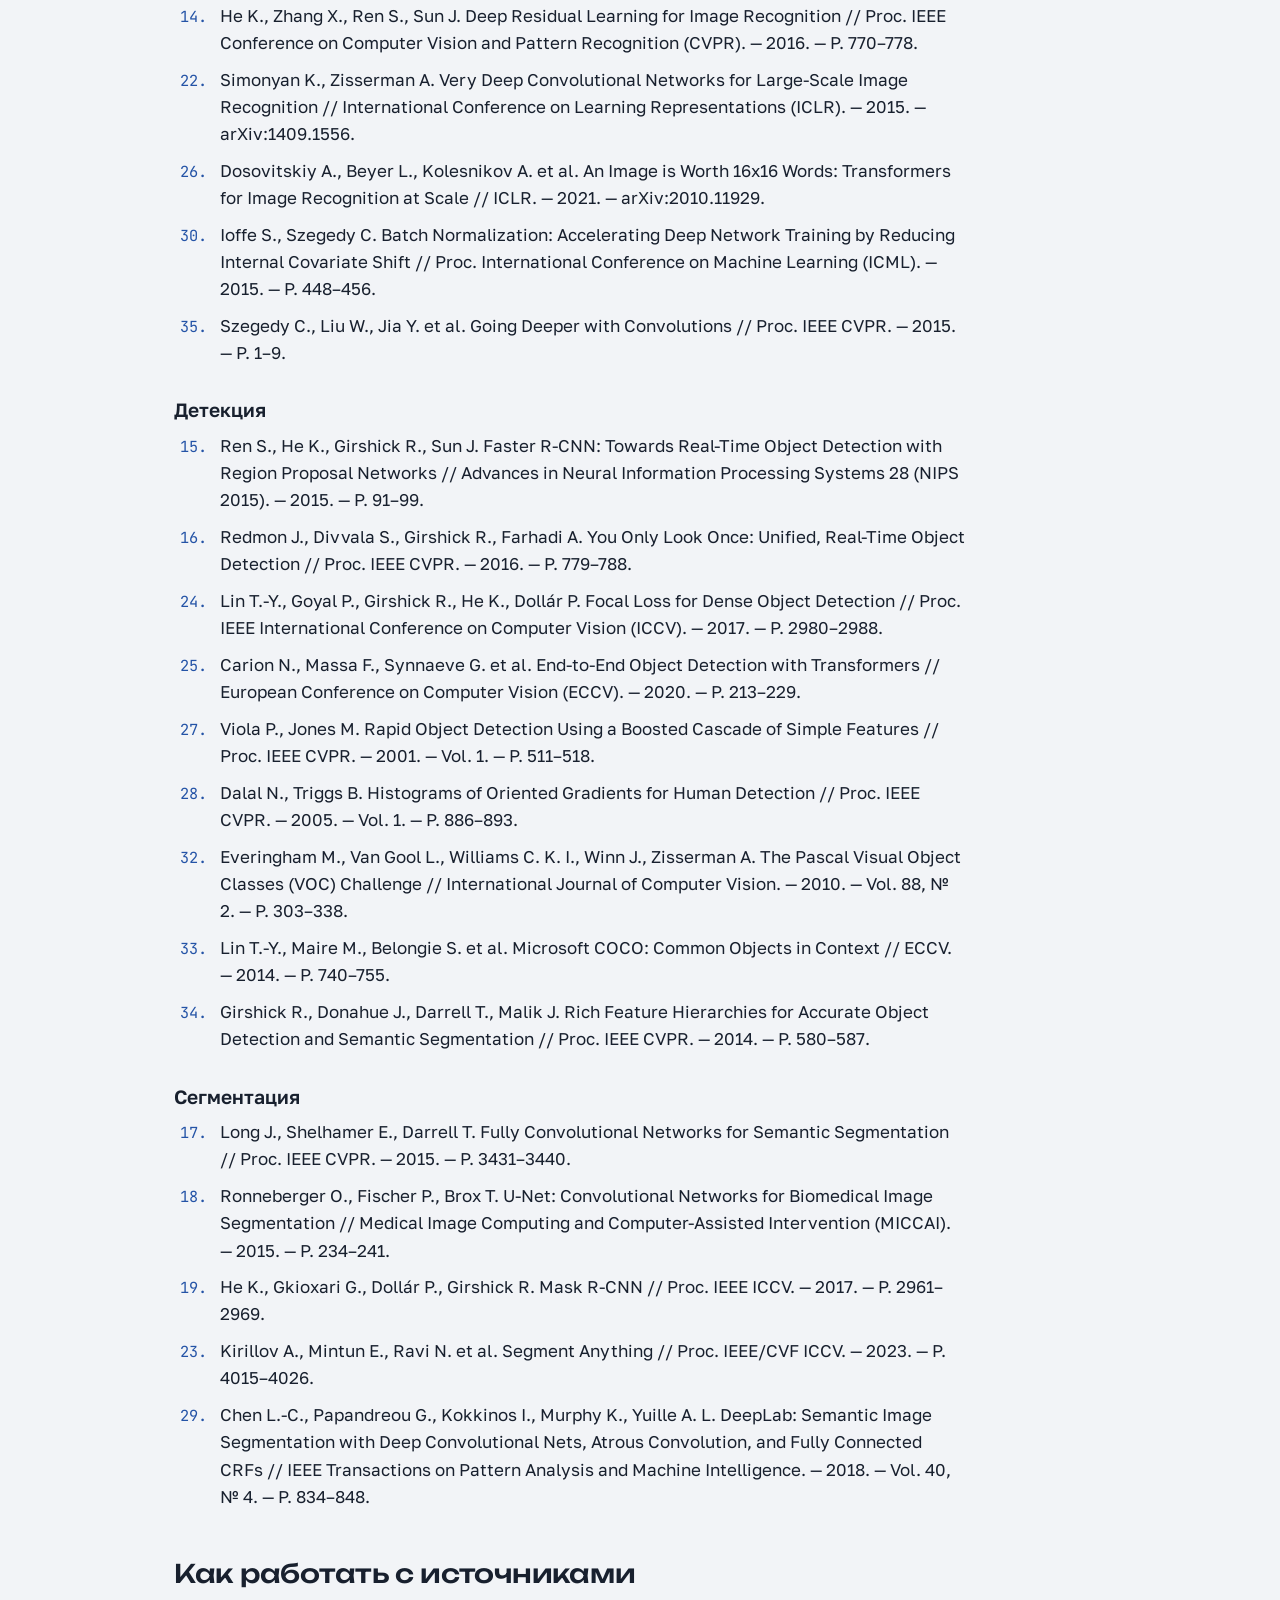
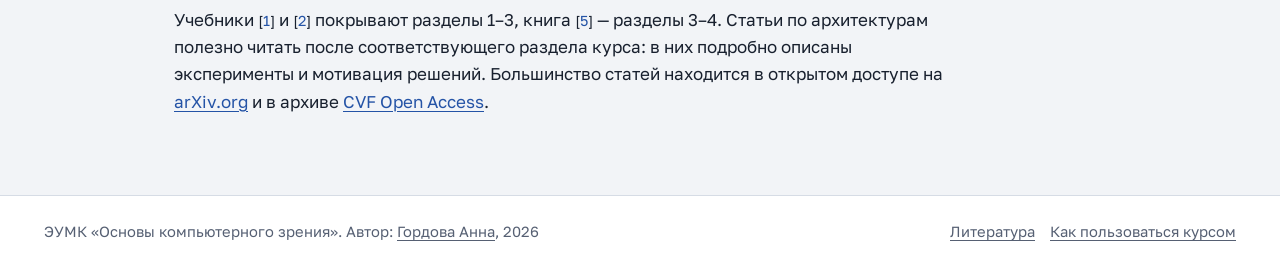
<file: sources.html>
<!doctype html>
<html lang="ru">
<head>
<meta charset="utf-8">
<meta name="viewport" content="width=device-width, initial-scale=1">
<title>Список литературы — Основы компьютерного зрения</title>
<meta name="description" content="Рекомендуемые источники по курсу.">
<meta name="author" content="Гордова Анна">
<link rel="preconnect" href="https://fonts.googleapis.com">
<link rel="preconnect" href="https://fonts.gstatic.com" crossorigin>
<link href="https://fonts.googleapis.com/css2?family=Golos+Text:wght@400;500;600&family=JetBrains+Mono:wght@400;500&family=Unbounded:wght@500;600&display=swap" rel="stylesheet">
<link rel="stylesheet" href="assets/style.css">
<link rel="icon" href="data:image/svg+xml,%3Csvg xmlns='http://www.w3.org/2000/svg' viewBox='0 0 3 3'%3E%3Crect width='1' height='1' fill='%23c8323f'/%3E%3Crect x='1' y='1' width='1' height='1' fill='%23157f69'/%3E%3Crect x='2' y='2' width='1' height='1' fill='%232453a6'/%3E%3C/svg%3E">
<script src="assets/site.js"></script>
</head>
<body>
<a class="skip" href="#main">Перейти к содержимому</a>
<header class="site-header">
  <div class="site-header__inner">
    <a class="brand" href="index.html"><span class="brand__mark" aria-hidden="true"><span></span><span></span><span></span><span></span><span></span><span></span><span></span><span></span><span></span></span>Основы компьютерного зрения</a>
    <button class="nav-toggle" type="button" aria-expanded="false" aria-controls="site-nav">Меню</button>
    <nav class="site-nav" id="site-nav" aria-label="Основная навигация">
      <ul>
        <li><a href="index.html">Главная</a></li>
        <li><a href="program.html">Программа</a></li>
        <li><a href="section-1.html">Лекции</a></li>
        <li><a href="test.html">Тест</a></li>
        <li><a href="practice.html">Практика</a></li>
        <li><a href="sources.html" aria-current="page">Литература</a></li>
        <li><a href="guide.html">Руководство</a></li>
        <li><a href="author.html">Об авторе</a></li>
      </ul>
    </nav>
    <button class="theme-toggle" type="button"><span class="tt-icon" aria-hidden="true">◐</span><span class="tt-text">Тёмная тема</span></button>
  </div>
</header>
<main id="main" class="page">
<div class="page-head">
  <h1>Список литературы</h1>
  <p class="lead">Источники, на которые ссылается теоретический материал курса. Номер в квадратных скобках в тексте разделов соответствует номеру в этом списке и ведёт сюда.</p>
</div>

<div class="prose">
<h2 id="main-books" style="margin-top:0">Основная литература</h2>
<ol class="sources">
  <li value="1" id="src-1">Гонсалес Р., Вудс Р. Цифровая обработка изображений / пер. с англ. — 3-е изд., испр. и доп. — М.: Техносфера, 2012. — 1104 с.</li>
  <li value="2" id="src-2">Szeliski R. Computer Vision: Algorithms and Applications. — 2nd ed. — Cham: Springer, 2022. — URL: <a href="https://szeliski.org/Book/">https://szeliski.org/Book/</a> (электронная версия книги в открытом доступе).</li>
  <li value="3" id="src-3">Форсайт Д. А., Понс Ж. Компьютерное зрение. Современный подход / пер. с англ. — М.: Вильямс, 2004. — 928 с.</li>
  <li value="4" id="src-4">Шапиро Л., Стокман Дж. Компьютерное зрение / пер. с англ. — М.: БИНОМ. Лаборатория знаний, 2006. — 752 с.</li>
  <li value="5" id="src-5">Гудфеллоу Я., Бенджио И., Курвилль А. Глубокое обучение / пер. с англ. А. А. Слинкина. — 2-е изд., испр. — М.: ДМК Пресс, 2018. — 652 с.</li>
  <li value="6" id="src-6">Николенко С., Кадурин А., Архангельская Е. Глубокое обучение. Погружение в мир нейронных сетей. — СПб.: Питер, 2018. — 480 с.</li>
</ol>

<h2 id="web">Интернет-ресурсы</h2>
<ol class="sources">
  <li value="7" id="src-7">CS231n: Deep Learning for Computer Vision : конспекты курса / Stanford University. — URL: <a href="https://cs231n.github.io/">https://cs231n.github.io/</a></li>
  <li value="8" id="src-8">OpenCV : официальная документация. — URL: <a href="https://docs.opencv.org/4.x/">https://docs.opencv.org/4.x/</a></li>
  <li value="9" id="src-9">PyTorch Tutorials : официальные руководства. — URL: <a href="https://pytorch.org/tutorials/">https://pytorch.org/tutorials/</a></li>
  <li value="20" id="src-20">Учебник по машинному обучению / Яндекс Образование. — URL: <a href="https://education.yandex.ru/handbook/ml">https://education.yandex.ru/handbook/ml</a></li>
  <li value="21" id="src-21">Ultralytics YOLO : документация. — URL: <a href="https://docs.ultralytics.com/">https://docs.ultralytics.com/</a></li>
</ol>

<h2 id="papers">Научные статьи</h2>
<h3>Классическая обработка изображений</h3>
<ol class="sources">
  <li value="10" id="src-10">Canny J. A Computational Approach to Edge Detection // IEEE Transactions on Pattern Analysis and Machine Intelligence. — 1986. — Vol. PAMI-8, № 6. — P. 679–698.</li>
  <li value="11" id="src-11">Otsu N. A Threshold Selection Method from Gray-Level Histograms // IEEE Transactions on Systems, Man, and Cybernetics. — 1979. — Vol. 9, № 1. — P. 62–66.</li>
  <li value="31" id="src-31">Lowe D. G. Distinctive Image Features from Scale-Invariant Keypoints // International Journal of Computer Vision. — 2004. — Vol. 60, № 2. — P. 91–110.</li>
</ol>
<h3>Классификация</h3>
<ol class="sources">
  <li value="12" id="src-12">LeCun Y., Bottou L., Bengio Y., Haffner P. Gradient-Based Learning Applied to Document Recognition // Proceedings of the IEEE. — 1998. — Vol. 86, № 11. — P. 2278–2324.</li>
  <li value="13" id="src-13">Krizhevsky A., Sutskever I., Hinton G. E. ImageNet Classification with Deep Convolutional Neural Networks // Advances in Neural Information Processing Systems 25 (NIPS 2012). — 2012. — P. 1097–1105.</li>
  <li value="14" id="src-14">He K., Zhang X., Ren S., Sun J. Deep Residual Learning for Image Recognition // Proc. IEEE Conference on Computer Vision and Pattern Recognition (CVPR). — 2016. — P. 770–778.</li>
  <li value="22" id="src-22">Simonyan K., Zisserman A. Very Deep Convolutional Networks for Large-Scale Image Recognition // International Conference on Learning Representations (ICLR). — 2015. — arXiv:1409.1556.</li>
  <li value="26" id="src-26">Dosovitskiy A., Beyer L., Kolesnikov A. et al. An Image is Worth 16x16 Words: Transformers for Image Recognition at Scale // ICLR. — 2021. — arXiv:2010.11929.</li>
  <li value="30" id="src-30">Ioffe S., Szegedy C. Batch Normalization: Accelerating Deep Network Training by Reducing Internal Covariate Shift // Proc. International Conference on Machine Learning (ICML). — 2015. — P. 448–456.</li>
  <li value="35" id="src-35">Szegedy C., Liu W., Jia Y. et al. Going Deeper with Convolutions // Proc. IEEE CVPR. — 2015. — P. 1–9.</li>
</ol>
<h3>Детекция</h3>
<ol class="sources">
  <li value="15" id="src-15">Ren S., He K., Girshick R., Sun J. Faster R-CNN: Towards Real-Time Object Detection with Region Proposal Networks // Advances in Neural Information Processing Systems 28 (NIPS 2015). — 2015. — P. 91–99.</li>
  <li value="16" id="src-16">Redmon J., Divvala S., Girshick R., Farhadi A. You Only Look Once: Unified, Real-Time Object Detection // Proc. IEEE CVPR. — 2016. — P. 779–788.</li>
  <li value="24" id="src-24">Lin T.-Y., Goyal P., Girshick R., He K., Dollár P. Focal Loss for Dense Object Detection // Proc. IEEE International Conference on Computer Vision (ICCV). — 2017. — P. 2980–2988.</li>
  <li value="25" id="src-25">Carion N., Massa F., Synnaeve G. et al. End-to-End Object Detection with Transformers // European Conference on Computer Vision (ECCV). — 2020. — P. 213–229.</li>
  <li value="27" id="src-27">Viola P., Jones M. Rapid Object Detection Using a Boosted Cascade of Simple Features // Proc. IEEE CVPR. — 2001. — Vol. 1. — P. 511–518.</li>
  <li value="28" id="src-28">Dalal N., Triggs B. Histograms of Oriented Gradients for Human Detection // Proc. IEEE CVPR. — 2005. — Vol. 1. — P. 886–893.</li>
  <li value="32" id="src-32">Everingham M., Van Gool L., Williams C. K. I., Winn J., Zisserman A. The Pascal Visual Object Classes (VOC) Challenge // International Journal of Computer Vision. — 2010. — Vol. 88, № 2. — P. 303–338.</li>
  <li value="33" id="src-33">Lin T.-Y., Maire M., Belongie S. et al. Microsoft COCO: Common Objects in Context // ECCV. — 2014. — P. 740–755.</li>
  <li value="34" id="src-34">Girshick R., Donahue J., Darrell T., Malik J. Rich Feature Hierarchies for Accurate Object Detection and Semantic Segmentation // Proc. IEEE CVPR. — 2014. — P. 580–587.</li>
</ol>
<h3>Сегментация</h3>
<ol class="sources">
  <li value="17" id="src-17">Long J., Shelhamer E., Darrell T. Fully Convolutional Networks for Semantic Segmentation // Proc. IEEE CVPR. — 2015. — P. 3431–3440.</li>
  <li value="18" id="src-18">Ronneberger O., Fischer P., Brox T. U-Net: Convolutional Networks for Biomedical Image Segmentation // Medical Image Computing and Computer-Assisted Intervention (MICCAI). — 2015. — P. 234–241.</li>
  <li value="19" id="src-19">He K., Gkioxari G., Dollár P., Girshick R. Mask R-CNN // Proc. IEEE ICCV. — 2017. — P. 2961–2969.</li>
  <li value="23" id="src-23">Kirillov A., Mintun E., Ravi N. et al. Segment Anything // Proc. IEEE/CVF ICCV. — 2023. — P. 4015–4026.</li>
  <li value="29" id="src-29">Chen L.-C., Papandreou G., Kokkinos I., Murphy K., Yuille A. L. DeepLab: Semantic Image Segmentation with Deep Convolutional Nets, Atrous Convolution, and Fully Connected CRFs // IEEE Transactions on Pattern Analysis and Machine Intelligence. — 2018. — Vol. 40, № 4. — P. 834–848.</li>
</ol>

<h2 id="how">Как работать с источниками</h2>
<p>Учебники <span class="ref">[<a href="sources.html#src-1">1</a>]</span> и <span class="ref">[<a href="sources.html#src-2">2</a>]</span> покрывают разделы 1–3, книга <span class="ref">[<a href="sources.html#src-5">5</a>]</span> — разделы 3–4. Статьи по архитектурам полезно читать после соответствующего раздела курса: в них подробно описаны эксперименты и мотивация решений. Большинство статей находится в открытом доступе на <a href="https://arxiv.org/">arXiv.org</a> и в архиве <a href="https://openaccess.thecvf.com/">CVF Open Access</a>.</p>
</div>

</main>
<footer class="site-footer">
  <div class="site-footer__inner">
    <span>ЭУМК «Основы компьютерного зрения». Автор: <a href="author.html">Гордова Анна</a>, 2026</span>
    <span><a href="sources.html">Литература</a>&emsp;<a href="guide.html">Как пользоваться курсом</a></span>
  </div>
</footer>
</body>
</html>
</file>
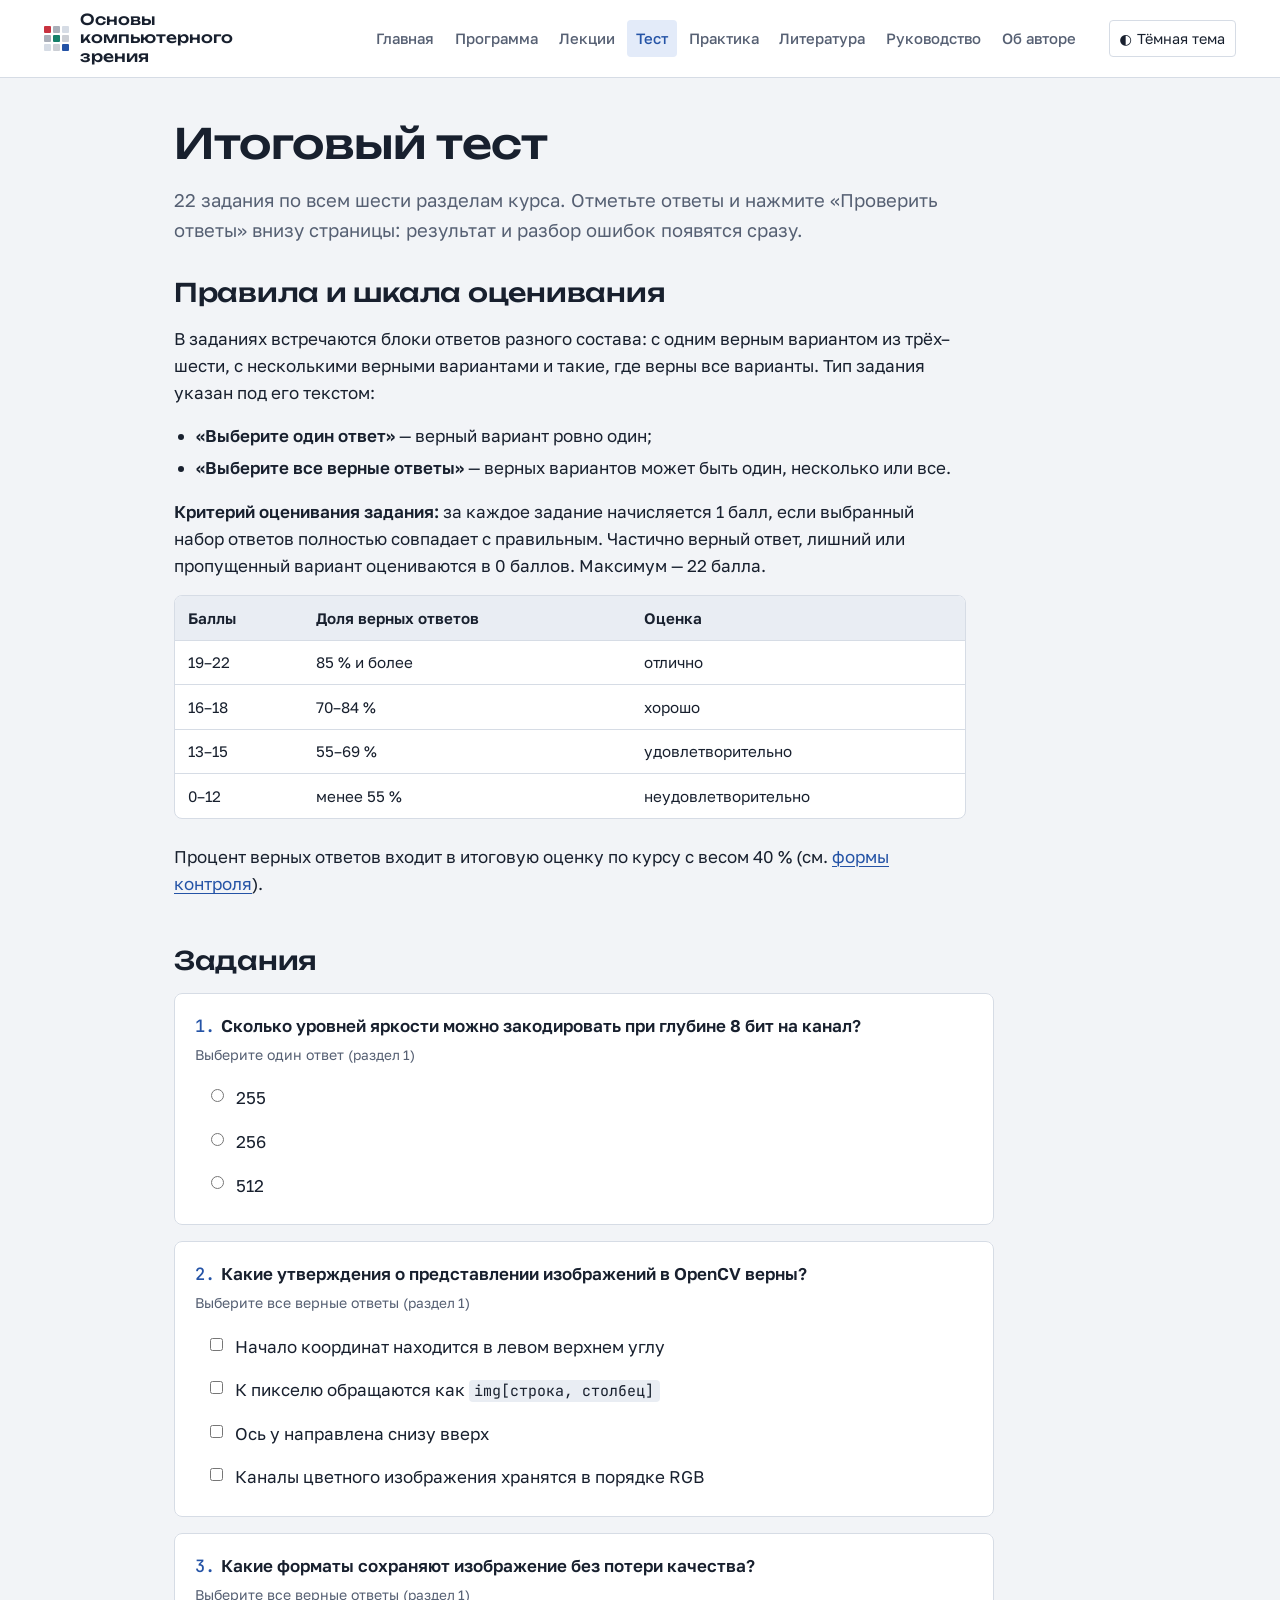
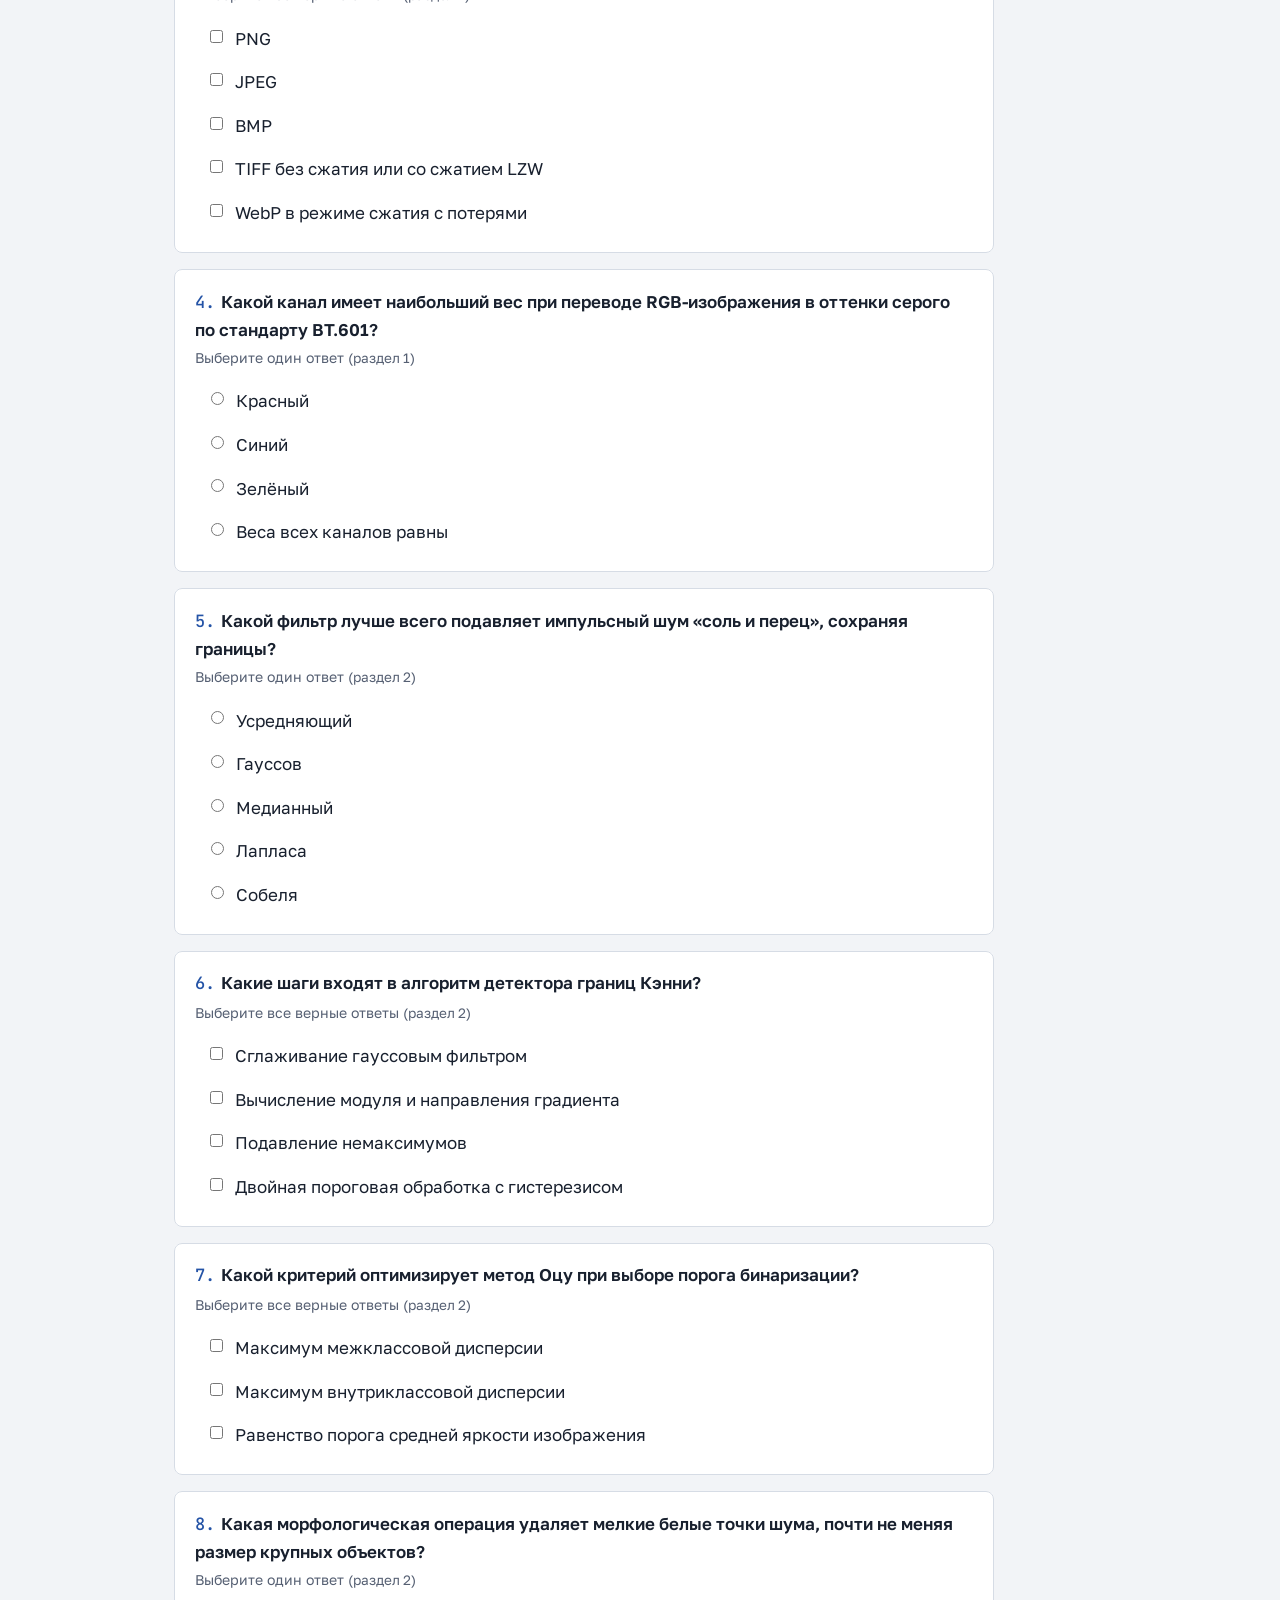
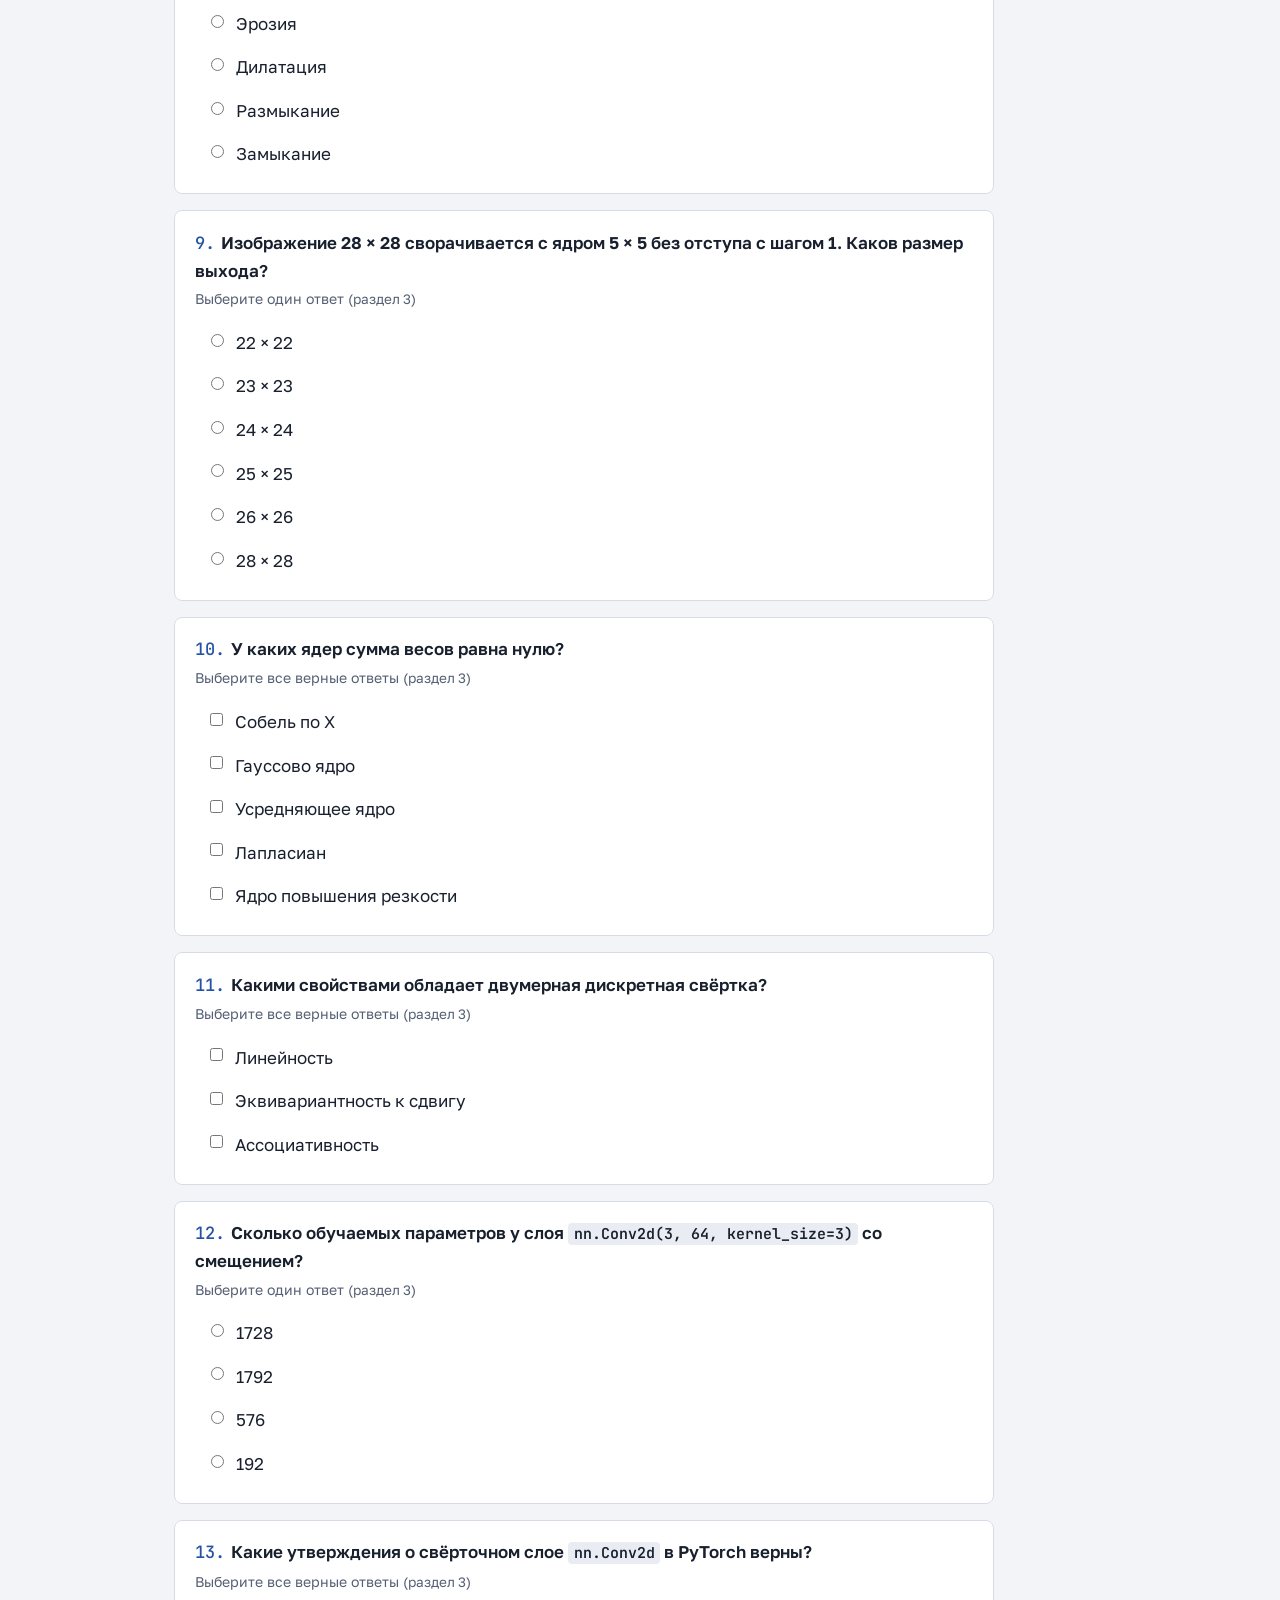
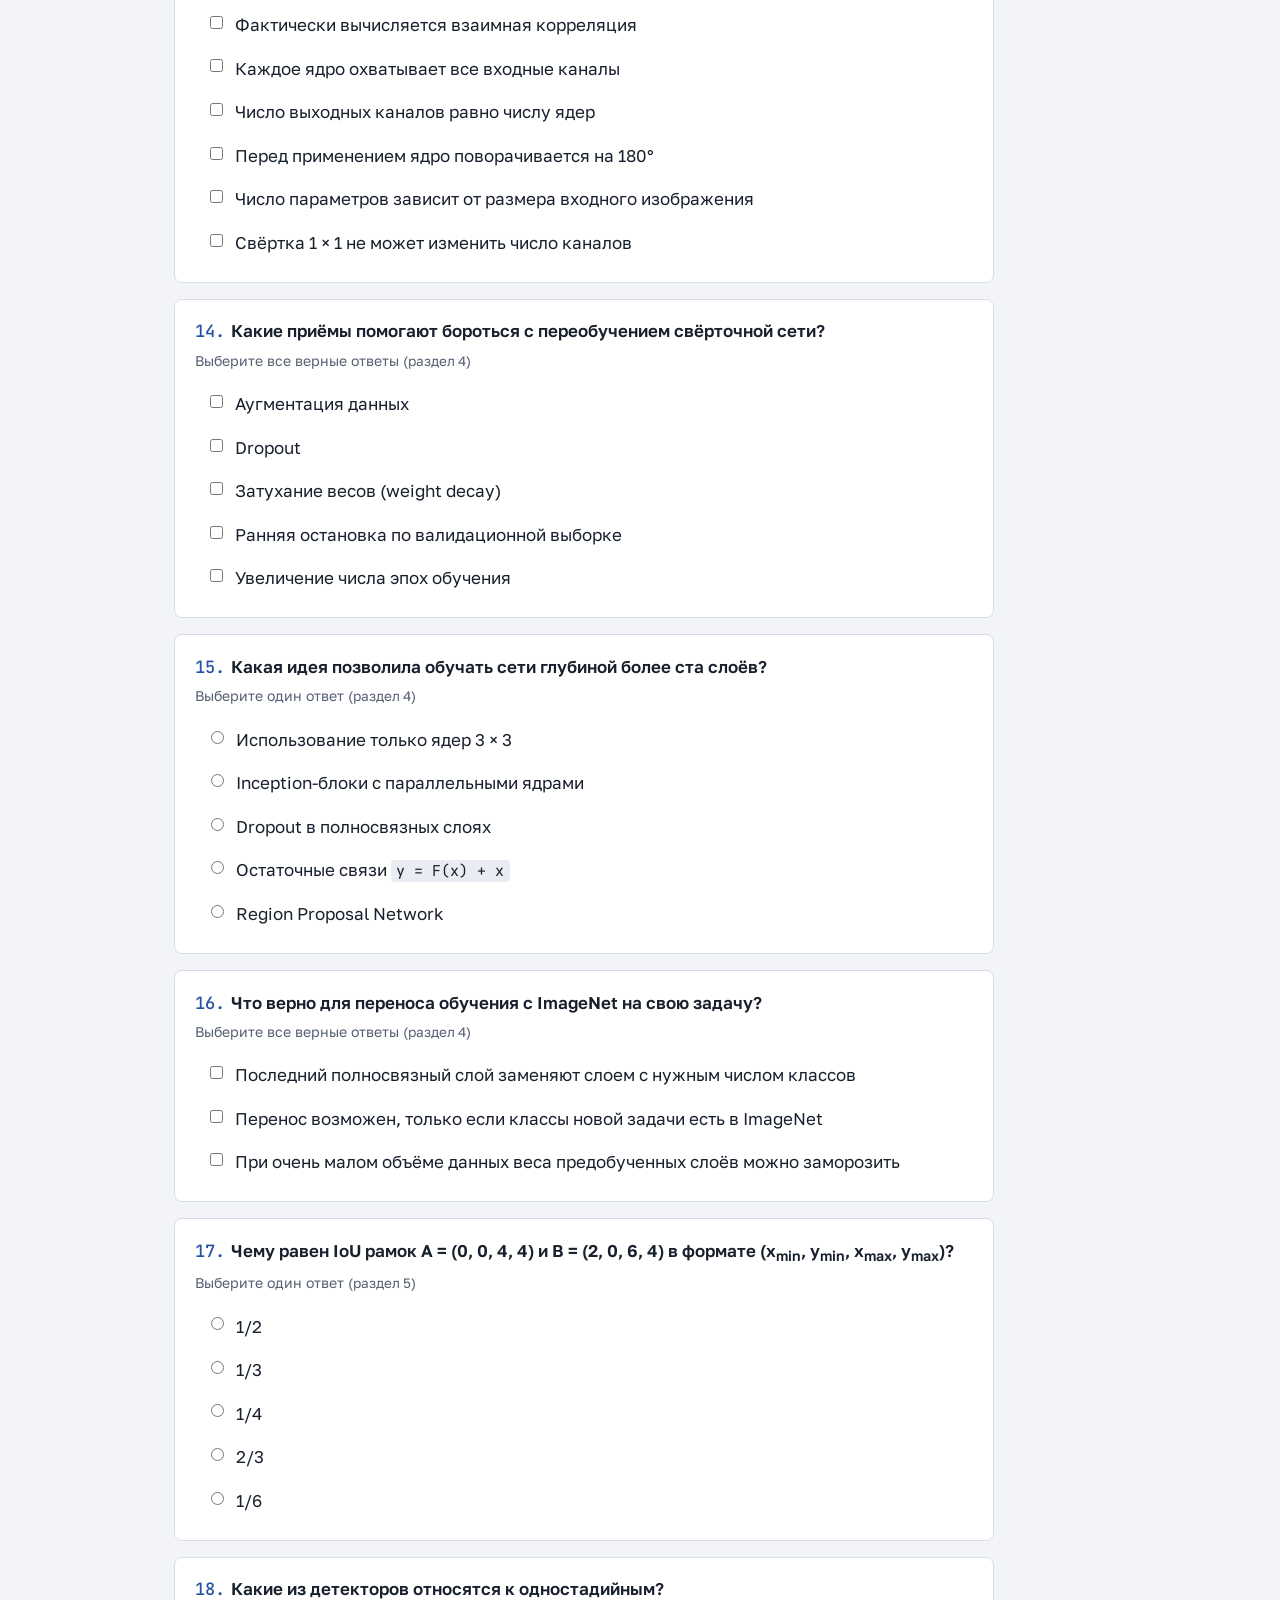
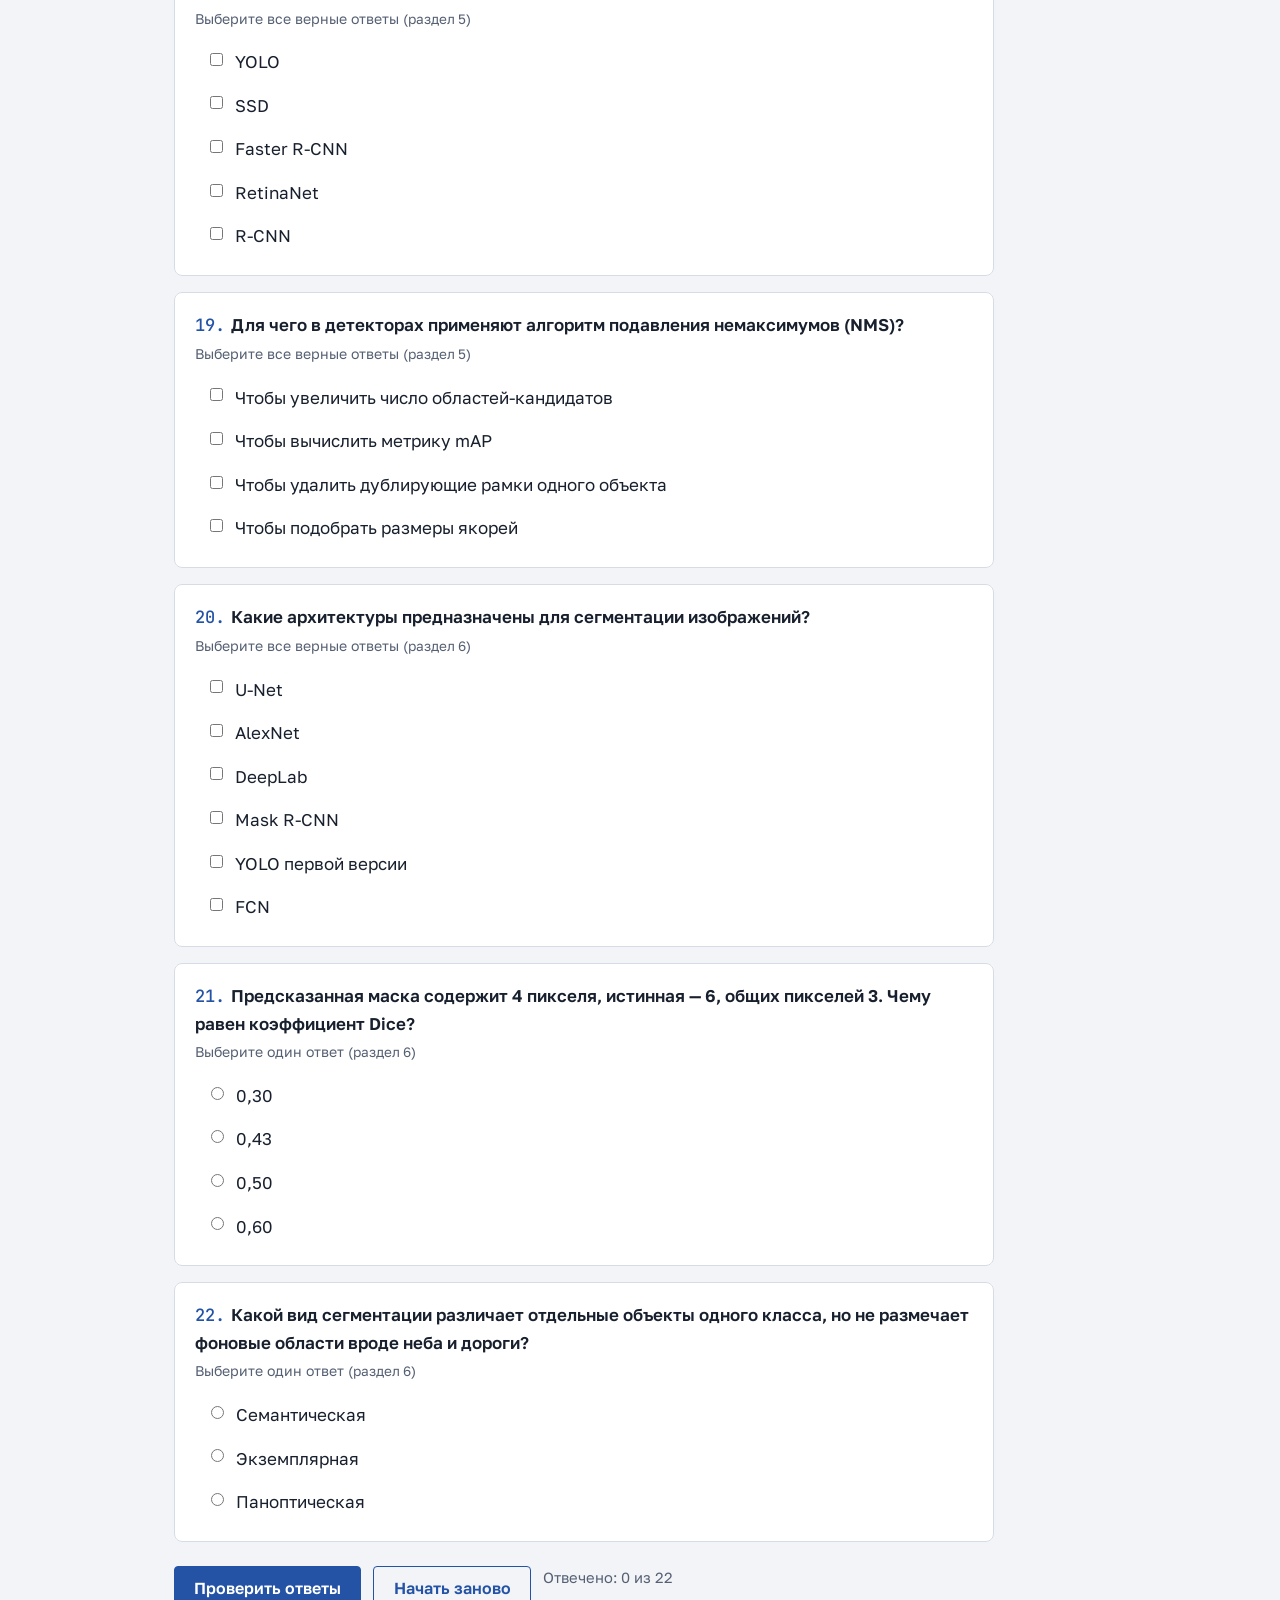
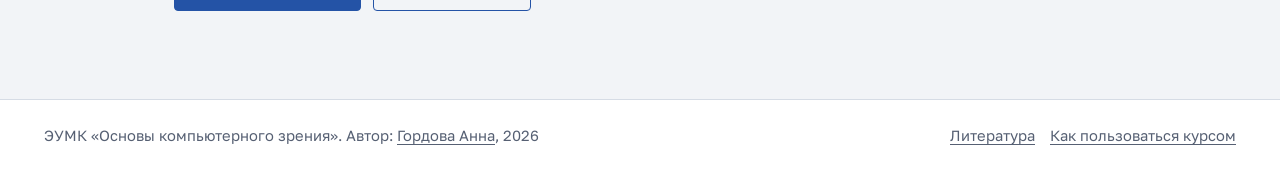
<file: test.html>
<!doctype html>
<html lang="ru">
<head>
<meta charset="utf-8">
<meta name="viewport" content="width=device-width, initial-scale=1">
<title>Итоговый тест — Основы компьютерного зрения</title>
<meta name="description" content="Комплекс тестовых заданий по курсу с автоматической проверкой.">
<meta name="author" content="Гордова Анна">
<link rel="preconnect" href="https://fonts.googleapis.com">
<link rel="preconnect" href="https://fonts.gstatic.com" crossorigin>
<link href="https://fonts.googleapis.com/css2?family=Golos+Text:wght@400;500;600&family=JetBrains+Mono:wght@400;500&family=Unbounded:wght@500;600&display=swap" rel="stylesheet">
<link rel="stylesheet" href="assets/style.css">
<link rel="icon" href="data:image/svg+xml,%3Csvg xmlns='http://www.w3.org/2000/svg' viewBox='0 0 3 3'%3E%3Crect width='1' height='1' fill='%23c8323f'/%3E%3Crect x='1' y='1' width='1' height='1' fill='%23157f69'/%3E%3Crect x='2' y='2' width='1' height='1' fill='%232453a6'/%3E%3C/svg%3E">
<script src="assets/site.js"></script>
</head>
<body>
<a class="skip" href="#main">Перейти к содержимому</a>
<header class="site-header">
  <div class="site-header__inner">
    <a class="brand" href="index.html"><span class="brand__mark" aria-hidden="true"><span></span><span></span><span></span><span></span><span></span><span></span><span></span><span></span><span></span></span>Основы компьютерного зрения</a>
    <button class="nav-toggle" type="button" aria-expanded="false" aria-controls="site-nav">Меню</button>
    <nav class="site-nav" id="site-nav" aria-label="Основная навигация">
      <ul>
        <li><a href="index.html">Главная</a></li>
        <li><a href="program.html">Программа</a></li>
        <li><a href="section-1.html">Лекции</a></li>
        <li><a href="test.html" aria-current="page">Тест</a></li>
        <li><a href="practice.html">Практика</a></li>
        <li><a href="sources.html">Литература</a></li>
        <li><a href="guide.html">Руководство</a></li>
        <li><a href="author.html">Об авторе</a></li>
      </ul>
    </nav>
    <button class="theme-toggle" type="button"><span class="tt-icon" aria-hidden="true">◐</span><span class="tt-text">Тёмная тема</span></button>
  </div>
</header>
<main id="main" class="page">
<div class="page-head">
  <h1>Итоговый тест</h1>
  <p class="lead">22 задания по всем шести разделам курса. Отметьте ответы и нажмите «Проверить ответы» внизу страницы: результат и разбор ошибок появятся сразу.</p>
</div>

<div class="test-intro prose">
<h2 id="rules" style="margin-top:0">Правила и шкала оценивания</h2>
<p>В заданиях встречаются блоки ответов разного состава: с одним верным вариантом из трёх–шести, с несколькими верными вариантами и такие, где верны все варианты. Тип задания указан под его текстом:</p>
<ul>
  <li><strong>«Выберите один ответ»</strong> — верный вариант ровно один;</li>
  <li><strong>«Выберите все верные ответы»</strong> — верных вариантов может быть один, несколько или все.</li>
</ul>
<p><strong>Критерий оценивания задания:</strong> за каждое задание начисляется 1 балл, если выбранный набор ответов полностью совпадает с правильным. Частично верный ответ, лишний или пропущенный вариант оцениваются в 0 баллов. Максимум — 22 балла.</p>
<div class="table-wrap">
<table>
  <thead><tr><th>Баллы</th><th>Доля верных ответов</th><th>Оценка</th></tr></thead>
  <tbody>
    <tr><td>19–22</td><td>85 % и более</td><td>отлично</td></tr>
    <tr><td>16–18</td><td>70–84 %</td><td>хорошо</td></tr>
    <tr><td>13–15</td><td>55–69 %</td><td>удовлетворительно</td></tr>
    <tr><td>0–12</td><td>менее 55 %</td><td>неудовлетворительно</td></tr>
  </tbody>
</table>
</div>
<p>Процент верных ответов входит в итоговую оценку по курсу с весом 40 % (см. <a href="program.html#control">формы контроля</a>).</p>
</div>

<h2 id="questions">Задания</h2>
<form id="test-form" novalidate>

<fieldset class="tq" data-answer="b">
  <legend><span class="qn">1.</span>Сколько уровней яркости можно закодировать при глубине 8 бит на канал?</legend>
  <p class="hint">Выберите один ответ <span class="sec">(раздел 1)</span></p>
  <label><input type="radio" name="q1" value="a"> <span>255</span></label>
  <label><input type="radio" name="q1" value="b"> <span>256</span></label>
  <label><input type="radio" name="q1" value="c"> <span>512</span></label>
  <p class="explain" hidden>2<sup>8</sup> = 256 уровней: от 0 до 255 включительно.</p>
</fieldset>

<fieldset class="tq" data-answer="a,b">
  <legend><span class="qn">2.</span>Какие утверждения о представлении изображений в OpenCV верны?</legend>
  <p class="hint">Выберите все верные ответы <span class="sec">(раздел 1)</span></p>
  <label><input type="checkbox" name="q2" value="a"> <span>Начало координат находится в левом верхнем углу</span></label>
  <label><input type="checkbox" name="q2" value="b"> <span>К пикселю обращаются как <code>img[строка, столбец]</code></span></label>
  <label><input type="checkbox" name="q2" value="c"> <span>Ось y направлена снизу вверх</span></label>
  <label><input type="checkbox" name="q2" value="d"> <span>Каналы цветного изображения хранятся в порядке RGB</span></label>
  <p class="explain" hidden>Ось строк направлена вниз, а каналы OpenCV хранит в порядке BGR.</p>
</fieldset>

<fieldset class="tq" data-answer="a,c,d">
  <legend><span class="qn">3.</span>Какие форматы сохраняют изображение без потери качества?</legend>
  <p class="hint">Выберите все верные ответы <span class="sec">(раздел 1)</span></p>
  <label><input type="checkbox" name="q3" value="a"> <span>PNG</span></label>
  <label><input type="checkbox" name="q3" value="b"> <span>JPEG</span></label>
  <label><input type="checkbox" name="q3" value="c"> <span>BMP</span></label>
  <label><input type="checkbox" name="q3" value="d"> <span>TIFF без сжатия или со сжатием LZW</span></label>
  <label><input type="checkbox" name="q3" value="e"> <span>WebP в режиме сжатия с потерями</span></label>
  <p class="explain" hidden>JPEG и WebP с потерями отбрасывают часть информации; PNG, BMP и TIFF (без сжатия или с LZW) — нет.</p>
</fieldset>

<fieldset class="tq" data-answer="c">
  <legend><span class="qn">4.</span>Какой канал имеет наибольший вес при переводе RGB-изображения в оттенки серого по стандарту BT.601?</legend>
  <p class="hint">Выберите один ответ <span class="sec">(раздел 1)</span></p>
  <label><input type="radio" name="q4" value="a"> <span>Красный</span></label>
  <label><input type="radio" name="q4" value="b"> <span>Синий</span></label>
  <label><input type="radio" name="q4" value="c"> <span>Зелёный</span></label>
  <label><input type="radio" name="q4" value="d"> <span>Веса всех каналов равны</span></label>
  <p class="explain" hidden>Y = 0,299R + 0,587G + 0,114B: глаз наиболее чувствителен к зелёному.</p>
</fieldset>

<fieldset class="tq" data-answer="c">
  <legend><span class="qn">5.</span>Какой фильтр лучше всего подавляет импульсный шум «соль и перец», сохраняя границы?</legend>
  <p class="hint">Выберите один ответ <span class="sec">(раздел 2)</span></p>
  <label><input type="radio" name="q5" value="a"> <span>Усредняющий</span></label>
  <label><input type="radio" name="q5" value="b"> <span>Гауссов</span></label>
  <label><input type="radio" name="q5" value="c"> <span>Медианный</span></label>
  <label><input type="radio" name="q5" value="d"> <span>Лапласа</span></label>
  <label><input type="radio" name="q5" value="e"> <span>Собеля</span></label>
  <p class="explain" hidden>Медиана не учитывает одиночные экстремальные значения, а линейные фильтры «размазывают» их по окрестности.</p>
</fieldset>

<fieldset class="tq" data-answer="a,b,c,d">
  <legend><span class="qn">6.</span>Какие шаги входят в алгоритм детектора границ Кэнни?</legend>
  <p class="hint">Выберите все верные ответы <span class="sec">(раздел 2)</span></p>
  <label><input type="checkbox" name="q6" value="a"> <span>Сглаживание гауссовым фильтром</span></label>
  <label><input type="checkbox" name="q6" value="b"> <span>Вычисление модуля и направления градиента</span></label>
  <label><input type="checkbox" name="q6" value="c"> <span>Подавление немаксимумов</span></label>
  <label><input type="checkbox" name="q6" value="d"> <span>Двойная пороговая обработка с гистерезисом</span></label>
  <p class="explain" hidden>Верны все четыре варианта — это и есть четыре шага алгоритма.</p>
</fieldset>

<fieldset class="tq" data-answer="a">
  <legend><span class="qn">7.</span>Какой критерий оптимизирует метод Оцу при выборе порога бинаризации?</legend>
  <p class="hint">Выберите все верные ответы <span class="sec">(раздел 2)</span></p>
  <label><input type="checkbox" name="q7" value="a"> <span>Максимум межклассовой дисперсии</span></label>
  <label><input type="checkbox" name="q7" value="b"> <span>Максимум внутриклассовой дисперсии</span></label>
  <label><input type="checkbox" name="q7" value="c"> <span>Равенство порога средней яркости изображения</span></label>
  <p class="explain" hidden>Оцу максимизирует межклассовую дисперсию, что равносильно минимизации внутриклассовой.</p>
</fieldset>

<fieldset class="tq" data-answer="c">
  <legend><span class="qn">8.</span>Какая морфологическая операция удаляет мелкие белые точки шума, почти не меняя размер крупных объектов?</legend>
  <p class="hint">Выберите один ответ <span class="sec">(раздел 2)</span></p>
  <label><input type="radio" name="q8" value="a"> <span>Эрозия</span></label>
  <label><input type="radio" name="q8" value="b"> <span>Дилатация</span></label>
  <label><input type="radio" name="q8" value="c"> <span>Размыкание</span></label>
  <label><input type="radio" name="q8" value="d"> <span>Замыкание</span></label>
  <p class="explain" hidden>Размыкание — эрозия, затем дилатация: эрозия убирает мелкие точки, дилатация возвращает крупным объектам прежний размер.</p>
</fieldset>

<fieldset class="tq" data-answer="c">
  <legend><span class="qn">9.</span>Изображение 28 × 28 сворачивается с ядром 5 × 5 без отступа с шагом 1. Каков размер выхода?</legend>
  <p class="hint">Выберите один ответ <span class="sec">(раздел 3)</span></p>
  <label><input type="radio" name="q9" value="a"> <span>22 × 22</span></label>
  <label><input type="radio" name="q9" value="b"> <span>23 × 23</span></label>
  <label><input type="radio" name="q9" value="c"> <span>24 × 24</span></label>
  <label><input type="radio" name="q9" value="d"> <span>25 × 25</span></label>
  <label><input type="radio" name="q9" value="e"> <span>26 × 26</span></label>
  <label><input type="radio" name="q9" value="f"> <span>28 × 28</span></label>
  <p class="explain" hidden>O = (28 + 0 − 5) / 1 + 1 = 24.</p>
</fieldset>

<fieldset class="tq" data-answer="a,d">
  <legend><span class="qn">10.</span>У каких ядер сумма весов равна нулю?</legend>
  <p class="hint">Выберите все верные ответы <span class="sec">(раздел 3)</span></p>
  <label><input type="checkbox" name="q10" value="a"> <span>Собель по X</span></label>
  <label><input type="checkbox" name="q10" value="b"> <span>Гауссово ядро</span></label>
  <label><input type="checkbox" name="q10" value="c"> <span>Усредняющее ядро</span></label>
  <label><input type="checkbox" name="q10" value="d"> <span>Лапласиан</span></label>
  <label><input type="checkbox" name="q10" value="e"> <span>Ядро повышения резкости</span></label>
  <p class="explain" hidden>Ядра-детекторы границ дают ноль на однородных участках. У сглаживающих ядер и ядра резкости сумма равна 1.</p>
</fieldset>

<fieldset class="tq" data-answer="a,b,c">
  <legend><span class="qn">11.</span>Какими свойствами обладает двумерная дискретная свёртка?</legend>
  <p class="hint">Выберите все верные ответы <span class="sec">(раздел 3)</span></p>
  <label><input type="checkbox" name="q11" value="a"> <span>Линейность</span></label>
  <label><input type="checkbox" name="q11" value="b"> <span>Эквивариантность к сдвигу</span></label>
  <label><input type="checkbox" name="q11" value="c"> <span>Ассоциативность</span></label>
  <p class="explain" hidden>Верны все три варианта.</p>
</fieldset>

<fieldset class="tq" data-answer="b">
  <legend><span class="qn">12.</span>Сколько обучаемых параметров у слоя <code>nn.Conv2d(3, 64, kernel_size=3)</code> со смещением?</legend>
  <p class="hint">Выберите один ответ <span class="sec">(раздел 3)</span></p>
  <label><input type="radio" name="q12" value="a"> <span>1728</span></label>
  <label><input type="radio" name="q12" value="b"> <span>1792</span></label>
  <label><input type="radio" name="q12" value="c"> <span>576</span></label>
  <label><input type="radio" name="q12" value="d"> <span>192</span></label>
  <p class="explain" hidden>64 · (3 · 3 · 3 + 1) = 64 · 28 = 1792. Ответ 1728 не учитывает смещения.</p>
</fieldset>

<fieldset class="tq" data-answer="a,b,c">
  <legend><span class="qn">13.</span>Какие утверждения о свёрточном слое <code>nn.Conv2d</code> в PyTorch верны?</legend>
  <p class="hint">Выберите все верные ответы <span class="sec">(раздел 3)</span></p>
  <label><input type="checkbox" name="q13" value="a"> <span>Фактически вычисляется взаимная корреляция</span></label>
  <label><input type="checkbox" name="q13" value="b"> <span>Каждое ядро охватывает все входные каналы</span></label>
  <label><input type="checkbox" name="q13" value="c"> <span>Число выходных каналов равно числу ядер</span></label>
  <label><input type="checkbox" name="q13" value="d"> <span>Перед применением ядро поворачивается на 180°</span></label>
  <label><input type="checkbox" name="q13" value="e"> <span>Число параметров зависит от размера входного изображения</span></label>
  <label><input type="checkbox" name="q13" value="f"> <span>Свёртка 1 × 1 не может изменить число каналов</span></label>
  <p class="explain" hidden>Ядро не поворачивается; параметры зависят только от числа каналов и размера ядра; свёртка 1 × 1 как раз и используется для изменения числа каналов.</p>
</fieldset>

<fieldset class="tq" data-answer="a,b,c,d">
  <legend><span class="qn">14.</span>Какие приёмы помогают бороться с переобучением свёрточной сети?</legend>
  <p class="hint">Выберите все верные ответы <span class="sec">(раздел 4)</span></p>
  <label><input type="checkbox" name="q14" value="a"> <span>Аугментация данных</span></label>
  <label><input type="checkbox" name="q14" value="b"> <span>Dropout</span></label>
  <label><input type="checkbox" name="q14" value="c"> <span>Затухание весов (weight decay)</span></label>
  <label><input type="checkbox" name="q14" value="d"> <span>Ранняя остановка по валидационной выборке</span></label>
  <label><input type="checkbox" name="q14" value="e"> <span>Увеличение числа эпох обучения</span></label>
  <p class="explain" hidden>Дополнительные эпохи, наоборот, усиливают переобучение.</p>
</fieldset>

<fieldset class="tq" data-answer="d">
  <legend><span class="qn">15.</span>Какая идея позволила обучать сети глубиной более ста слоёв?</legend>
  <p class="hint">Выберите один ответ <span class="sec">(раздел 4)</span></p>
  <label><input type="radio" name="q15" value="a"> <span>Использование только ядер 3 × 3</span></label>
  <label><input type="radio" name="q15" value="b"> <span>Inception-блоки с параллельными ядрами</span></label>
  <label><input type="radio" name="q15" value="c"> <span>Dropout в полносвязных слоях</span></label>
  <label><input type="radio" name="q15" value="d"> <span>Остаточные связи <code>y = F(x) + x</code></span></label>
  <label><input type="radio" name="q15" value="e"> <span>Region Proposal Network</span></label>
  <p class="explain" hidden>Остаточные связи ResNet обеспечивают прохождение градиента к ранним слоям.</p>
</fieldset>

<fieldset class="tq" data-answer="a,c">
  <legend><span class="qn">16.</span>Что верно для переноса обучения с ImageNet на свою задачу?</legend>
  <p class="hint">Выберите все верные ответы <span class="sec">(раздел 4)</span></p>
  <label><input type="checkbox" name="q16" value="a"> <span>Последний полносвязный слой заменяют слоем с нужным числом классов</span></label>
  <label><input type="checkbox" name="q16" value="b"> <span>Перенос возможен, только если классы новой задачи есть в ImageNet</span></label>
  <label><input type="checkbox" name="q16" value="c"> <span>При очень малом объёме данных веса предобученных слоёв можно заморозить</span></label>
  <p class="explain" hidden>Признаки ImageNet универсальны и полезны для задач с совсем другими классами, например медицинских.</p>
</fieldset>

<fieldset class="tq" data-answer="b">
  <legend><span class="qn">17.</span>Чему равен IoU рамок A = (0, 0, 4, 4) и B = (2, 0, 6, 4) в формате (x<sub>min</sub>, y<sub>min</sub>, x<sub>max</sub>, y<sub>max</sub>)?</legend>
  <p class="hint">Выберите один ответ <span class="sec">(раздел 5)</span></p>
  <label><input type="radio" name="q17" value="a"> <span>1/2</span></label>
  <label><input type="radio" name="q17" value="b"> <span>1/3</span></label>
  <label><input type="radio" name="q17" value="c"> <span>1/4</span></label>
  <label><input type="radio" name="q17" value="d"> <span>2/3</span></label>
  <label><input type="radio" name="q17" value="e"> <span>1/6</span></label>
  <p class="explain" hidden>Пересечение 2 · 4 = 8, объединение 16 + 16 − 8 = 24, IoU = 8/24 = 1/3.</p>
</fieldset>

<fieldset class="tq" data-answer="a,b,d">
  <legend><span class="qn">18.</span>Какие из детекторов относятся к одностадийным?</legend>
  <p class="hint">Выберите все верные ответы <span class="sec">(раздел 5)</span></p>
  <label><input type="checkbox" name="q18" value="a"> <span>YOLO</span></label>
  <label><input type="checkbox" name="q18" value="b"> <span>SSD</span></label>
  <label><input type="checkbox" name="q18" value="c"> <span>Faster R-CNN</span></label>
  <label><input type="checkbox" name="q18" value="d"> <span>RetinaNet</span></label>
  <label><input type="checkbox" name="q18" value="e"> <span>R-CNN</span></label>
  <p class="explain" hidden>R-CNN и Faster R-CNN сначала предлагают области, затем их классифицируют, то есть являются двухстадийными.</p>
</fieldset>

<fieldset class="tq" data-answer="c">
  <legend><span class="qn">19.</span>Для чего в детекторах применяют алгоритм подавления немаксимумов (NMS)?</legend>
  <p class="hint">Выберите все верные ответы <span class="sec">(раздел 5)</span></p>
  <label><input type="checkbox" name="q19" value="a"> <span>Чтобы увеличить число областей-кандидатов</span></label>
  <label><input type="checkbox" name="q19" value="b"> <span>Чтобы вычислить метрику mAP</span></label>
  <label><input type="checkbox" name="q19" value="c"> <span>Чтобы удалить дублирующие рамки одного объекта</span></label>
  <label><input type="checkbox" name="q19" value="d"> <span>Чтобы подобрать размеры якорей</span></label>
  <p class="explain" hidden>NMS оставляет из сильно перекрывающихся рамок одну — с наибольшей уверенностью.</p>
</fieldset>

<fieldset class="tq" data-answer="a,c,d,f">
  <legend><span class="qn">20.</span>Какие архитектуры предназначены для сегментации изображений?</legend>
  <p class="hint">Выберите все верные ответы <span class="sec">(раздел 6)</span></p>
  <label><input type="checkbox" name="q20" value="a"> <span>U-Net</span></label>
  <label><input type="checkbox" name="q20" value="b"> <span>AlexNet</span></label>
  <label><input type="checkbox" name="q20" value="c"> <span>DeepLab</span></label>
  <label><input type="checkbox" name="q20" value="d"> <span>Mask R-CNN</span></label>
  <label><input type="checkbox" name="q20" value="e"> <span>YOLO первой версии</span></label>
  <label><input type="checkbox" name="q20" value="f"> <span>FCN</span></label>
  <p class="explain" hidden>AlexNet — классификатор, первая версия YOLO — детектор.</p>
</fieldset>

<fieldset class="tq" data-answer="d">
  <legend><span class="qn">21.</span>Предсказанная маска содержит 4 пикселя, истинная — 6, общих пикселей 3. Чему равен коэффициент Dice?</legend>
  <p class="hint">Выберите один ответ <span class="sec">(раздел 6)</span></p>
  <label><input type="radio" name="q21" value="a"> <span>0,30</span></label>
  <label><input type="radio" name="q21" value="b"> <span>0,43</span></label>
  <label><input type="radio" name="q21" value="c"> <span>0,50</span></label>
  <label><input type="radio" name="q21" value="d"> <span>0,60</span></label>
  <p class="explain" hidden>Dice = 2 · 3 / (4 + 6) = 0,6. Значение 0,43 — это IoU = 3/7.</p>
</fieldset>

<fieldset class="tq" data-answer="b">
  <legend><span class="qn">22.</span>Какой вид сегментации различает отдельные объекты одного класса, но не размечает фоновые области вроде неба и дороги?</legend>
  <p class="hint">Выберите один ответ <span class="sec">(раздел 6)</span></p>
  <label><input type="radio" name="q22" value="a"> <span>Семантическая</span></label>
  <label><input type="radio" name="q22" value="b"> <span>Экземплярная</span></label>
  <label><input type="radio" name="q22" value="c"> <span>Паноптическая</span></label>
  <p class="explain" hidden>Семантическая не различает экземпляры, паноптическая размечает и экземпляры, и фон.</p>
</fieldset>

<div class="test-actions">
  <button class="btn btn--primary" type="submit">Проверить ответы</button>
  <button class="btn btn--ghost" type="reset">Начать заново</button>
  <span class="progress" id="test-progress" aria-live="polite"></span>
</div>
</form>

<div class="result" id="test-result" hidden tabindex="-1" aria-live="polite"></div>
<noscript><p class="note">Автоматическая проверка работает при включённом JavaScript.</p></noscript>

</main>
<footer class="site-footer">
  <div class="site-footer__inner">
    <span>ЭУМК «Основы компьютерного зрения». Автор: <a href="author.html">Гордова Анна</a>, 2026</span>
    <span><a href="sources.html">Литература</a>&emsp;<a href="guide.html">Как пользоваться курсом</a></span>
  </div>
</footer>
<script src="assets/test.js"></script>
</body>
</html>
</file>
<file: assets/style.css>
/* ==========================================================
   Основы компьютерного зрения — стили ЭУМК
   Палитра построена на каналах RGB: синий — основной акцент,
   зелёный — «верно», красный — «неверно».
   ========================================================== */

:root {
  --bg: #f2f4f7;
  --surface: #ffffff;
  --surface-2: #e9edf3;
  --ink: #18202e;
  --muted: #566073;
  --line: #d6dce5;
  --accent: #2453a6;
  --accent-soft: #e3ebf9;
  --r: #c8323f;
  --r-soft: #fbe7e9;
  --g: #157f69;
  --g-soft: #e1f3ee;
  --amber: #b7791f;

  --font-display: "Unbounded", "Golos Text", system-ui, sans-serif;
  --font-body: "Golos Text", system-ui, -apple-system, "Segoe UI", sans-serif;
  --font-mono: "JetBrains Mono", ui-monospace, "Cascadia Mono", Consolas, monospace;

  --measure: 72ch;
  --radius-s: 4px;
  --radius-m: 8px;
  color-scheme: light;
}

@media (prefers-color-scheme: dark) {
  :root:not([data-theme="light"]) {
    --bg: #11161f;
    --surface: #19202c;
    --surface-2: #222b39;
    --ink: #e5e9f0;
    --muted: #9aa4b5;
    --line: #2d3748;
    --accent: #84a9f0;
    --accent-soft: #1f2d48;
    --r: #f0808a;
    --r-soft: #3a1f25;
    --g: #55c9a9;
    --g-soft: #173229;
    --amber: #e0a94f;
    color-scheme: dark;
  }
}
:root[data-theme="dark"] {
  --bg: #11161f;
  --surface: #19202c;
  --surface-2: #222b39;
  --ink: #e5e9f0;
  --muted: #9aa4b5;
  --line: #2d3748;
  --accent: #84a9f0;
  --accent-soft: #1f2d48;
  --r: #f0808a;
  --r-soft: #3a1f25;
  --g: #55c9a9;
  --g-soft: #173229;
  --amber: #e0a94f;
  color-scheme: dark;
}

/* ---------- База ---------- */
*, *::before, *::after { box-sizing: border-box; }
html { -webkit-text-size-adjust: 100%; scroll-padding-top: 5rem; }
body {
  margin: 0;
  background: var(--bg);
  color: var(--ink);
  font-family: var(--font-body);
  font-size: 1.0625rem;
  line-height: 1.6;
  overflow-x: hidden;
}
img, svg { max-width: 100%; height: auto; }
a { color: var(--accent); text-underline-offset: 0.18em; text-decoration-thickness: 1px; }
a:hover { text-decoration-thickness: 2px; }
:focus-visible { outline: 3px solid var(--accent); outline-offset: 2px; border-radius: 2px; }

h1, h2, h3, h4 { line-height: 1.25; margin: 0; }
h1, h2 { font-family: var(--font-display); font-weight: 500; letter-spacing: -0.01em; }
h1 { font-size: clamp(1.75rem, 1.2rem + 2.2vw, 2.6rem); }
h2 { font-size: clamp(1.3rem, 1.1rem + 0.8vw, 1.6rem); margin-top: 3rem; margin-bottom: 1rem; }
h3 { font-size: 1.2rem; font-weight: 600; margin-top: 2rem; margin-bottom: 0.6rem; }
h4 { font-size: 1.05rem; font-weight: 600; margin-top: 1.4rem; margin-bottom: 0.4rem; }
p, ul, ol { margin: 0 0 1rem; }
ul, ol { padding-left: 1.4rem; }
li + li { margin-top: 0.3rem; }
strong { font-weight: 600; }
hr { border: 0; border-top: 1px solid var(--line); margin: 2.5rem 0; }

code, kbd, pre, .mono { font-family: var(--font-mono); font-size: 0.88em; }
:not(pre) > code {
  background: var(--surface-2);
  padding: 0.1em 0.35em;
  border-radius: var(--radius-s);
}
pre {
  background: var(--surface-2);
  border: 1px solid var(--line);
  border-radius: var(--radius-m);
  padding: 1rem 1.1rem;
  overflow-x: auto;
  line-height: 1.5;
  margin: 0 0 1.25rem;
  font-size: 0.85rem;
}
pre .c { color: var(--muted); }

.skip {
  position: absolute; left: -9999px; top: 0;
  background: var(--accent); color: #fff; padding: 0.5rem 1rem; z-index: 100;
}
.skip:focus { left: 1rem; top: 1rem; }

/* ---------- Шапка ---------- */
.site-header {
  position: sticky; top: 0; z-index: 50;
  background: var(--surface);
  border-bottom: 1px solid var(--line);
}
.site-header__inner {
  max-width: 1240px; margin: 0 auto;
  display: flex; align-items: center; gap: 1.5rem;
  padding: 0.7rem 1.5rem;
}
.brand {
  display: flex; align-items: center; gap: 0.7rem;
  color: var(--ink); text-decoration: none;
  font-family: var(--font-display); font-weight: 500; font-size: 0.95rem;
  line-height: 1.2;
  margin-right: auto;
  max-width: 230px;
}
.brand__mark {
  display: grid; grid-template-columns: repeat(3, 7px); gap: 2px; flex: none;
}
.brand__mark span { width: 7px; height: 7px; border-radius: 1px; background: var(--line); }
.brand__mark span:nth-child(1) { background: var(--r); }
.brand__mark span:nth-child(5) { background: var(--g); }
.brand__mark span:nth-child(9) { background: var(--accent); }
.brand__mark span:nth-child(2), .brand__mark span:nth-child(4) { background: var(--muted); opacity: .5; }
.brand__mark span:nth-child(6), .brand__mark span:nth-child(8) { background: var(--muted); opacity: .3; }

.site-nav ul { list-style: none; margin: 0; padding: 0; display: flex; gap: 0.2rem; flex-wrap: wrap; }
.site-nav li + li { margin-top: 0; }
.site-nav a {
  display: block; padding: 0.4rem 0.55rem; border-radius: var(--radius-s);
  color: var(--muted); text-decoration: none; font-size: 0.93rem; font-weight: 500; white-space: nowrap;
}
.site-nav a:hover { color: var(--ink); background: var(--surface-2); }
.site-nav a[aria-current="page"] { color: var(--accent); background: var(--accent-soft); }

.theme-toggle, .nav-toggle {
  border: 1px solid var(--line); background: transparent; color: var(--ink);
  border-radius: var(--radius-s); padding: 0.35rem 0.6rem; cursor: pointer;
  font: inherit; font-size: 0.9rem; white-space: nowrap;
}
.theme-toggle .tt-icon { margin-right: 0.35rem; }
.theme-toggle:hover, .nav-toggle:hover { background: var(--surface-2); }
.nav-toggle { display: none; }

@media (max-width: 1140px) {
  .site-header__inner { flex-wrap: wrap; padding: 0.6rem 1rem; gap: 0.6rem; }
  .brand { max-width: none; flex: 1 1 0; min-width: 0; }
  .nav-toggle { display: inline-block; }
  .site-nav { display: none; width: 100%; order: 3; }
  .site-nav.is-open { display: block; }
  .site-nav ul { flex-direction: column; padding-bottom: 0.5rem; }
}

/* ---------- Макеты ---------- */
.page {
  max-width: 980px; margin: 0 auto; padding: 2.5rem 1.5rem 4rem;
}
.page > .prose, .prose { max-width: var(--measure); }
.page--wide .prose { max-width: none; }

.layout {
  max-width: 1240px; margin: 0 auto; padding: 2rem 1.5rem 4rem;
  display: grid; grid-template-columns: 250px minmax(0, 1fr); gap: 3rem;
}
.sidebar { position: sticky; top: 4.5rem; align-self: start; max-height: calc(100vh - 5.5rem); overflow-y: auto; font-size: 0.93rem; padding-right: 0.25rem; }
.sidebar h2 { font-family: var(--font-body); font-size: 0.85rem; font-weight: 600; color: var(--muted); margin: 0 0 0.5rem; }
.sidebar ol, .sidebar ul { list-style: none; padding: 0; margin: 0 0 1.75rem; }
.sidebar li + li { margin-top: 0.1rem; }
.sidebar a {
  display: flex; gap: 0.6rem; padding: 0.35rem 0.5rem; border-radius: var(--radius-s);
  color: var(--ink); text-decoration: none; line-height: 1.35;
}
.sidebar a:hover { background: var(--surface-2); }
.sidebar a[aria-current="page"] { background: var(--accent-soft); color: var(--accent); font-weight: 500; }
.sidebar .num { font-family: var(--font-mono); font-size: 0.8rem; color: var(--muted); padding-top: 0.15em; min-width: 1.1rem; }
.sidebar a[aria-current="page"] .num { color: var(--accent); }
.sidebar .toc a { color: var(--muted); padding: 0.25rem 0.5rem; border-left: 2px solid var(--line); border-radius: 0; }
.sidebar .toc a:hover { color: var(--ink); border-left-color: var(--accent); background: none; }

@media (max-width: 960px) {
  .layout { grid-template-columns: minmax(0, 1fr); gap: 1rem; padding: 1.25rem 1rem 3rem; }
  .sidebar { position: static; max-height: none; border: 1px solid var(--line); border-radius: var(--radius-m); background: var(--surface); padding: 1rem; }
  .sidebar .toc-block { display: none; }
  .page { padding: 1.75rem 1rem 3rem; }
}

article.prose { min-width: 0; }

/* ---------- Заголовок страницы ---------- */
.page-head { margin-bottom: 2rem; max-width: var(--measure); }
.page-head .kicker { color: var(--muted); font-size: 0.95rem; margin-bottom: 0.5rem; }
.page-head .lead { font-size: 1.15rem; color: var(--muted); margin-top: 1rem; }
.meta-row { display: flex; flex-wrap: wrap; gap: 0.5rem 1.25rem; margin-top: 1rem; color: var(--muted); font-size: 0.93rem; }
.meta-row b { color: var(--ink); font-weight: 600; }

/* ---------- Главная: hero с живой свёрткой ---------- */
.hero {
  max-width: 1240px; margin: 0 auto; padding: 3.5rem 1.5rem 3rem;
  display: grid; grid-template-columns: minmax(0, 1.05fr) minmax(0, 1fr); gap: 3rem; align-items: center;
}
.hero h1 {
  font-size: clamp(1.9rem, 0.9rem + 3.2vw, 3.3rem);
  font-weight: 600; line-height: 1.05; letter-spacing: -0.025em;
}
.hero h1 .line { display: block; }
.hero p.lead { font-size: 1.2rem; color: var(--muted); max-width: 46ch; margin-top: 1.25rem; }
.hero .actions { display: flex; flex-wrap: wrap; gap: 0.75rem; margin-top: 1.75rem; }
@media (max-width: 600px) {
  .theme-toggle .tt-text { display: none; }
  .theme-toggle .tt-icon { margin-right: 0; }
}
@media (max-width: 900px) {
  .hero { grid-template-columns: minmax(0, 1fr); padding: 2rem 1rem 2rem; gap: 2rem; }
}

.btn {
  display: inline-block; padding: 0.7rem 1.2rem; border-radius: var(--radius-s);
  font-weight: 600; text-decoration: none; border: 1px solid var(--accent);
  font-size: 1rem; cursor: pointer; font-family: inherit; line-height: 1.3;
}
.btn--primary { background: var(--accent); color: var(--surface); }
.btn--primary:hover { filter: brightness(1.08); }
.btn--ghost { background: transparent; color: var(--accent); }
.btn--ghost:hover { background: var(--accent-soft); }

/* Виджет свёртки */
.conv {
  background: var(--surface); border: 1px solid var(--line); border-radius: var(--radius-m);
  padding: 1.25rem; margin: 0 0 1.5rem;
}
.conv__grids { display: grid; grid-template-columns: auto auto auto; gap: 1rem; align-items: center; justify-content: start; }
.conv__label { font-size: 0.85rem; color: var(--muted); margin-bottom: 0.4rem; }
.conv__op { font-family: var(--font-mono); font-size: 1.3rem; color: var(--muted); }
.px-grid { display: grid; gap: 2px; }
.px-grid .px {
  width: var(--cell, 30px); height: var(--cell, 30px);
  display: grid; place-items: center;
  font-family: var(--font-mono); font-size: 0.62rem; border-radius: 2px;
  position: relative;
}
.px-grid .px.in-win { outline: 2px solid var(--accent); outline-offset: -1px; z-index: 1; }
.px-grid .px.out-cur { outline: 2px solid var(--r); outline-offset: -1px; z-index: 1; }
.kernel-grid { display: grid; grid-template-columns: repeat(3, 34px); gap: 2px; }
.kernel-grid span {
  width: 34px; height: 34px; display: grid; place-items: center;
  background: var(--accent-soft); color: var(--accent);
  font-family: var(--font-mono); font-size: 0.8rem; border-radius: 2px; font-weight: 600;
}
.conv__row { display: flex; flex-wrap: wrap; gap: 1.5rem; align-items: flex-start; }
.conv__readout { font-family: var(--font-mono); font-size: 0.8rem; color: var(--muted); margin-top: 1rem; min-height: 2.6em; line-height: 1.45; }
.conv__controls { display: flex; flex-wrap: wrap; gap: 0.4rem; margin-top: 1rem; align-items: center; }
.chip {
  border: 1px solid var(--line); background: var(--surface); color: var(--ink);
  padding: 0.3rem 0.7rem; border-radius: 999px; cursor: pointer; font: inherit; font-size: 0.88rem;
}
.chip:hover { border-color: var(--accent); }
.chip[aria-pressed="true"] { background: var(--accent); border-color: var(--accent); color: var(--surface); }
@media (max-width: 560px) {
  .conv { --cell: 22px; padding: 1rem; }
  .px-grid .px { font-size: 0.5rem; }
  .conv__row { gap: 1rem; }
}

/* Список разделов на главной — это действительно последовательность */
.course-map { max-width: 1240px; margin: 0 auto; padding: 1rem 1.5rem 3rem; }
.course-map h2 { margin-top: 0; }
.units { list-style: none; padding: 0; margin: 0; border-top: 1px solid var(--line); }
.units li { margin: 0; border-bottom: 1px solid var(--line); }
.units a {
  display: grid; grid-template-columns: 3.5rem minmax(0, 1fr) auto; gap: 1rem; align-items: baseline;
  padding: 1.1rem 0.5rem; color: var(--ink); text-decoration: none;
}
.units a:hover { background: var(--surface); }
.units .u-num { font-family: var(--font-display); font-size: 1.6rem; color: var(--accent); font-weight: 500; }
.units .u-title { font-size: 1.15rem; font-weight: 600; display: block; }
.units .u-desc { color: var(--muted); font-size: 0.95rem; display: block; margin-top: 0.2rem; }
.units .u-hours { font-family: var(--font-mono); font-size: 0.85rem; color: var(--muted); white-space: nowrap; }
@media (max-width: 600px) {
  .units a { grid-template-columns: 2.5rem minmax(0, 1fr); padding: 1rem 0.25rem; }
  .units .u-hours { grid-column: 2; }
  .course-map { padding: 1rem 1rem 2rem; }
}

.split { display: grid; grid-template-columns: 1fr 1fr; gap: 2.5rem; }
@media (max-width: 760px) { .split { grid-template-columns: 1fr; gap: 1rem; } }

.band { background: var(--surface); border-top: 1px solid var(--line); border-bottom: 1px solid var(--line); }
.band__inner { max-width: 1240px; margin: 0 auto; padding: 2.5rem 1.5rem; }
@media (max-width: 600px) { .band__inner { padding: 2rem 1rem; } }
.band h2 { margin-top: 0; }

.linklist { list-style: none; padding: 0; margin: 0; }
.linklist li { padding: 0.75rem 0; border-bottom: 1px solid var(--line); margin: 0; }
.linklist a { font-weight: 600; }
.linklist span { display: block; color: var(--muted); font-size: 0.95rem; }

/* ---------- Учебные блоки ---------- */
.formula {
  font-family: var(--font-mono); font-size: 0.95rem;
  background: var(--surface); border: 1px solid var(--line); border-left: 3px solid var(--accent);
  padding: 0.8rem 1rem; margin: 0 0 1.25rem; overflow-x: auto; border-radius: 0 var(--radius-s) var(--radius-s) 0;
  white-space: nowrap;
}
.formula .where { display: block; font-family: var(--font-body); font-size: 0.9rem; color: var(--muted); white-space: normal; margin-top: 0.4rem; }

.note {
  background: var(--accent-soft); border-radius: var(--radius-m);
  padding: 0.9rem 1.1rem; margin: 0 0 1.25rem;
}
.note p:last-child { margin-bottom: 0; }
.note--warn { background: var(--r-soft); }

.ref { font-size: 0.85em; white-space: nowrap; }
.ref a { text-decoration: none; }

figure { margin: 0 0 1.5rem; }
figcaption { font-size: 0.9rem; color: var(--muted); margin-top: 0.5rem; }
.fig-box { background: var(--surface); border: 1px solid var(--line); border-radius: var(--radius-m); padding: 1rem; overflow-x: auto; }

/* Матрица чисел */
.matrix { display: inline-grid; gap: 2px; font-family: var(--font-mono); font-size: 0.8rem; vertical-align: middle; }
.matrix span { min-width: 2.4em; padding: 0.25em 0.3em; text-align: center; background: var(--surface-2); border-radius: 2px; }
.matrix span.hl { background: var(--accent); color: var(--surface); }
.matrix span.hl2 { background: var(--g-soft); color: var(--g); font-weight: 600; }
.matrix span.hl3 { background: var(--r-soft); color: var(--r); font-weight: 600; }
.matrices { display: flex; flex-wrap: wrap; gap: 1.5rem; align-items: center; }
.matrices .cap { font-size: 0.85rem; color: var(--muted); margin-top: 0.35rem; }

/* Таблицы */
.table-wrap { overflow-x: auto; margin: 0 0 1.5rem; border: 1px solid var(--line); border-radius: var(--radius-m); background: var(--surface); }
table { border-collapse: collapse; width: 100%; font-size: 0.95rem; }
th, td { text-align: left; padding: 0.6rem 0.8rem; border-bottom: 1px solid var(--line); vertical-align: top; }
th { font-weight: 600; background: var(--surface-2); }
tbody tr:last-child td { border-bottom: 0; }
td.n, th.n { text-align: right; font-variant-numeric: tabular-nums; white-space: nowrap; }
tfoot td { font-weight: 600; border-top: 2px solid var(--line); border-bottom: 0; }

/* Вопросы и упражнения */
.qlist { counter-reset: q; list-style: none; padding: 0; }
.qlist > li { counter-increment: q; position: relative; padding-left: 2.2rem; margin: 0 0 0.6rem; }
.qlist > li::before {
  content: counter(q); position: absolute; left: 0; top: 0.05rem;
  font-family: var(--font-mono); font-size: 0.8rem; color: var(--accent);
  width: 1.6rem; height: 1.6rem; display: grid; place-items: center;
  border: 1px solid var(--line); border-radius: 50%; background: var(--surface);
}

.exercise { border: 1px solid var(--line); background: var(--surface); border-radius: var(--radius-m); padding: 1rem 1.2rem; margin: 0 0 1rem; }
.exercise h4 { margin-top: 0; }
.exercise p:last-child { margin-bottom: 0; }

details.solution { border: 1px solid var(--g); border-radius: var(--radius-m); background: var(--surface); margin: 0 0 1.5rem; }
details.solution > summary {
  cursor: pointer; padding: 0.8rem 1.2rem; font-weight: 600; color: var(--g);
  list-style-position: inside;
}
details.solution[open] > summary { border-bottom: 1px solid var(--line); }
details.solution > .body { padding: 1rem 1.2rem 0.4rem; }

/* Навигация между разделами */
.pager { display: grid; grid-template-columns: 1fr 1fr; gap: 1rem; margin-top: 3.5rem; padding-top: 1.5rem; border-top: 1px solid var(--line); }
.pager a { display: block; padding: 0.8rem 1rem; border: 1px solid var(--line); border-radius: var(--radius-m); text-decoration: none; background: var(--surface); color: var(--ink); }
.pager a:hover { border-color: var(--accent); }
.pager small { display: block; color: var(--muted); font-size: 0.85rem; }
.pager .next { text-align: right; grid-column: 2; }
@media (max-width: 560px) { .pager { grid-template-columns: 1fr; } .pager .next { grid-column: 1; } }

/* ---------- Тест ---------- */
.test-intro { max-width: var(--measure); }
.tq {
  border: 1px solid var(--line); background: var(--surface); border-radius: var(--radius-m);
  padding: 1.1rem 1.25rem; margin: 0 0 1rem; max-width: 820px;
}
.tq legend { font-weight: 600; padding: 0; float: left; width: 100%; margin-bottom: 0.25rem; }
.tq legend + * { clear: both; }
.tq .qn { font-family: var(--font-mono); color: var(--accent); margin-right: 0.4rem; font-weight: 500; }
.tq .hint { color: var(--muted); font-size: 0.88rem; margin: 0 0 0.6rem; }
.tq .sec { color: var(--muted); font-size: 0.85rem; }
.tq label {
  display: flex; gap: 0.6rem; align-items: flex-start; padding: 0.45rem 0.6rem; border-radius: var(--radius-s);
  cursor: pointer; border: 1px solid transparent;
}
.tq label:hover { background: var(--surface-2); }
.tq input { margin-top: 0.3rem; accent-color: var(--accent); flex: none; }
.tq label.is-right { background: var(--g-soft); border-color: var(--g); }
.tq label.is-wrong { background: var(--r-soft); border-color: var(--r); }
.tq label.is-missed { border-color: var(--g); border-style: dashed; }
.tq .verdict { margin-top: 0.6rem; font-size: 0.92rem; font-weight: 600; }
.tq .verdict.ok { color: var(--g); }
.tq .verdict.bad { color: var(--r); }
.tq .explain { font-size: 0.92rem; color: var(--muted); margin-top: 0.25rem; }
.tq[data-state="ok"] { border-color: var(--g); }
.tq[data-state="bad"] { border-color: var(--r); }

.test-actions { display: flex; flex-wrap: wrap; gap: 0.75rem; margin: 1.5rem 0; }
.result {
  max-width: 820px; border-radius: var(--radius-m); padding: 1.25rem 1.4rem; margin: 1.5rem 0;
  background: var(--surface); border: 2px solid var(--accent);
}
.result[hidden] { display: none; }
.result .score { font-family: var(--font-display); font-size: 2rem; font-weight: 500; }
.result .grade { font-size: 1.1rem; font-weight: 600; }
.progress { color: var(--muted); font-size: 0.92rem; }

/* ---------- Подвал ---------- */
.site-footer { border-top: 1px solid var(--line); background: var(--surface); color: var(--muted); font-size: 0.92rem; }
.site-footer__inner { max-width: 1240px; margin: 0 auto; padding: 1.5rem; display: flex; flex-wrap: wrap; gap: 0.5rem 2rem; justify-content: space-between; }
.site-footer a { color: var(--muted); }
@media (max-width: 600px) { .site-footer__inner { padding: 1.25rem 1rem; } }

/* ---------- Источники ---------- */
.sources { padding-left: 2.6rem; }
.sources li { padding-left: 0.3rem; margin-bottom: 0.6rem; scroll-margin-top: 5rem; }
.sources li:target { background: var(--accent-soft); border-radius: var(--radius-s); }
.sources li::marker { font-family: var(--font-mono); color: var(--accent); font-size: 0.9em; }

/* ---------- Автор ---------- */
.author-card { display: grid; grid-template-columns: 120px 1fr; gap: 1.5rem; align-items: start; max-width: var(--measure); }
.avatar { width: 120px; height: 120px; display: grid; grid-template-columns: repeat(6, 1fr); gap: 2px; }
.avatar span { border-radius: 2px; }
@media (max-width: 520px) { .author-card { grid-template-columns: 1fr; } }

dl.facts { display: grid; grid-template-columns: max-content 1fr; gap: 0.5rem 1.5rem; margin: 0 0 1.5rem; }
dl.facts dt { color: var(--muted); }
dl.facts dd { margin: 0; }
@media (max-width: 520px) { dl.facts { grid-template-columns: 1fr; gap: 0.1rem; } dl.facts dd { margin-bottom: 0.6rem; } }

@media (prefers-reduced-motion: reduce) {
  *, *::before, *::after { transition: none !important; animation: none !important; scroll-behavior: auto !important; }
}

@media print {
  .site-header, .sidebar, .pager, .site-footer, .test-actions, .conv__controls { display: none !important; }
  .layout { display: block; }
  body { background: #fff; color: #000; }
}
.avatar span { background: var(--surface-2); }
.avatar span.on { background: var(--accent); }
</file>
